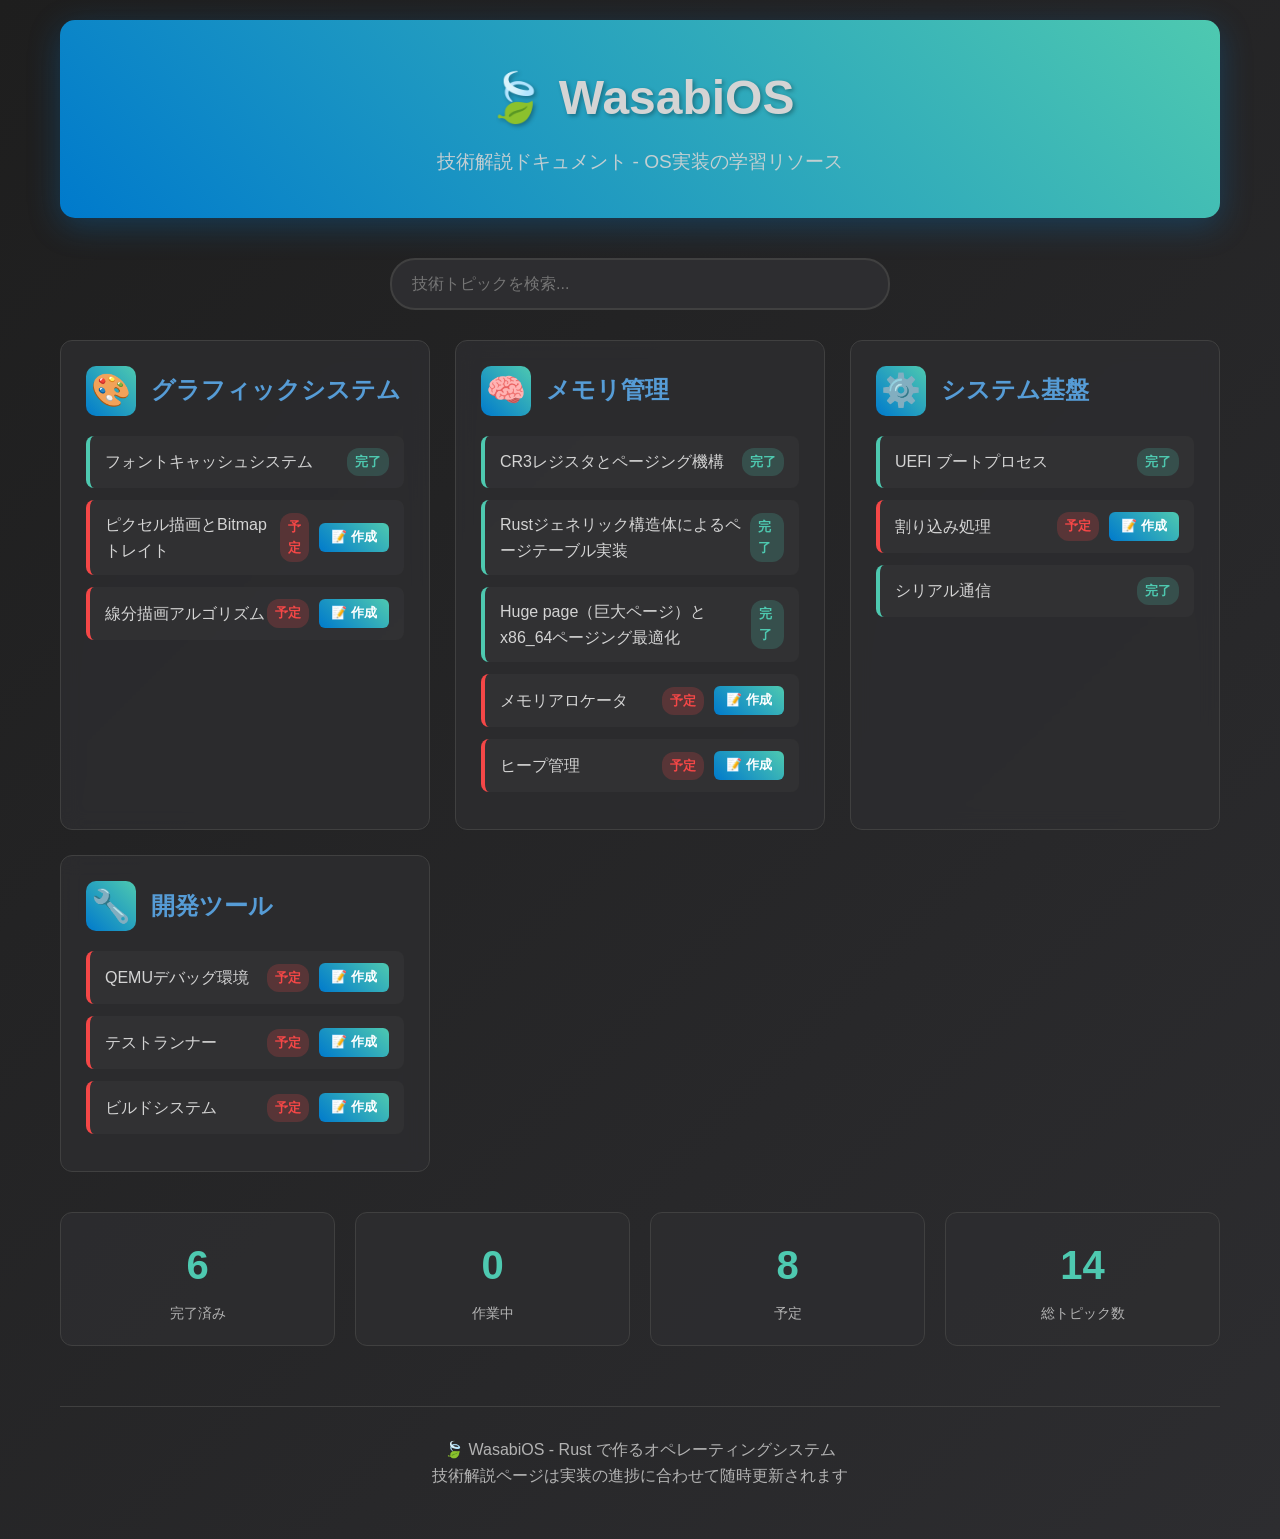
<file: docs/index.html>
<!DOCTYPE html>
<html lang="ja">
<head>
    <meta charset="UTF-8">
    <meta name="viewport" content="width=device-width, initial-scale=1.0">
    <title>WasabiOS 技術解説ドキュメント</title>
    <style>
        * {
            margin: 0;
            padding: 0;
            box-sizing: border-box;
        }

        body {
            font-family: 'Segoe UI', 'Hiragino Sans', 'Yu Gothic UI', sans-serif;
            background: linear-gradient(135deg, #1e1e1e 0%, #2d2d30 100%);
            color: #d4d4d4;
            min-height: 100vh;
            line-height: 1.6;
        }

        .container {
            max-width: 1200px;
            margin: 0 auto;
            padding: 20px;
        }

        header {
            text-align: center;
            margin-bottom: 40px;
            padding: 40px 0;
            background: linear-gradient(45deg, #007acc, #4ec9b0);
            border-radius: 15px;
            box-shadow: 0 8px 32px rgba(0, 122, 204, 0.3);
        }

        h1 {
            font-size: 3rem;
            font-weight: 700;
            margin-bottom: 10px;
            text-shadow: 2px 2px 4px rgba(0, 0, 0, 0.3);
        }

        .subtitle {
            font-size: 1.2rem;
            opacity: 0.9;
            font-weight: 300;
        }

        .search-container {
            margin-bottom: 30px;
            text-align: center;
        }

        .search-box {
            width: 100%;
            max-width: 500px;
            padding: 15px 20px;
            font-size: 16px;
            border: 2px solid #404040;
            border-radius: 25px;
            background-color: #2d2d30;
            color: #d4d4d4;
            outline: none;
            transition: all 0.3s ease;
        }

        .search-box:focus {
            border-color: #007acc;
            box-shadow: 0 0 20px rgba(0, 122, 204, 0.3);
        }

        .categories {
            display: grid;
            grid-template-columns: repeat(auto-fit, minmax(350px, 1fr));
            gap: 25px;
            margin-bottom: 40px;
        }

        .category {
            background: rgba(45, 45, 48, 0.8);
            border: 1px solid #404040;
            border-radius: 12px;
            padding: 25px;
            transition: all 0.3s ease;
            backdrop-filter: blur(10px);
        }

        .category:hover {
            transform: translateY(-5px);
            box-shadow: 0 10px 30px rgba(0, 0, 0, 0.3);
            border-color: #007acc;
        }

        .category-header {
            display: flex;
            align-items: center;
            margin-bottom: 20px;
        }

        .category-icon {
            font-size: 2rem;
            margin-right: 15px;
            width: 50px;
            height: 50px;
            display: flex;
            align-items: center;
            justify-content: center;
            border-radius: 10px;
            background: linear-gradient(45deg, #007acc, #4ec9b0);
        }

        .category-title {
            font-size: 1.5rem;
            font-weight: 600;
            color: #569cd6;
        }

        .topic-list {
            list-style: none;
        }

        .topic-item {
            margin-bottom: 12px;
            padding: 12px 15px;
            background: rgba(64, 64, 64, 0.3);
            border-radius: 8px;
            border-left: 4px solid transparent;
            transition: all 0.3s ease;
            cursor: pointer;
        }

        .topic-item:hover {
            background: rgba(0, 122, 204, 0.1);
            border-left-color: #007acc;
            transform: translateX(5px);
        }

        .topic-item.completed {
            border-left-color: #4ec9b0;
        }

        .topic-item.in-progress {
            border-left-color: #f9c74f;
        }

        .topic-item.planned {
            border-left-color: #f44747;
        }

        .topic-link {
            text-decoration: none;
            color: inherit;
            display: flex;
            justify-content: space-between;
            align-items: center;
        }

        .topic-title {
            font-weight: 500;
        }

        .topic-status {
            font-size: 0.8rem;
            padding: 4px 8px;
            border-radius: 12px;
            font-weight: 600;
        }

        .status-completed {
            background: rgba(78, 201, 176, 0.2);
            color: #4ec9b0;
        }

        .status-in-progress {
            background: rgba(249, 199, 79, 0.2);
            color: #f9c74f;
        }

        .status-planned {
            background: rgba(244, 71, 71, 0.2);
            color: #f44747;
        }

        .stats {
            display: grid;
            grid-template-columns: repeat(auto-fit, minmax(200px, 1fr));
            gap: 20px;
            margin-top: 40px;
        }

        .stat-card {
            background: rgba(45, 45, 48, 0.8);
            padding: 20px;
            border-radius: 12px;
            text-align: center;
            border: 1px solid #404040;
        }

        .stat-number {
            font-size: 2.5rem;
            font-weight: 700;
            color: #4ec9b0;
            margin-bottom: 5px;
        }

        .stat-label {
            color: #b3b3b3;
            font-size: 0.9rem;
        }

        .footer {
            text-align: center;
            margin-top: 60px;
            padding: 30px;
            border-top: 1px solid #404040;
            color: #b3b3b3;
        }

        /* トピックアクション関連のスタイル */
        .topic-actions {
            display: flex;
            align-items: center;
            gap: 10px;
        }

        .create-topic-btn {
            background: linear-gradient(45deg, #007acc, #4ec9b0);
            border: none;
            border-radius: 6px;
            padding: 6px 12px;
            color: white;
            font-size: 0.8rem;
            font-weight: 600;
            cursor: pointer;
            transition: all 0.3s ease;
            white-space: nowrap;
        }

        .create-topic-btn:hover {
            transform: translateY(-1px);
            box-shadow: 0 4px 12px rgba(0, 122, 204, 0.4);
            background: linear-gradient(45deg, #005a9e, #3ba896);
        }

        .create-topic-btn:active {
            transform: translateY(0);
        }

        /* 追加ボタンのスタイル */
        .add-topic-btn {
            background: linear-gradient(45deg, #007acc, #4ec9b0);
            border: none;
            border-radius: 50%;
            width: 35px;
            height: 35px;
            color: white;
            font-size: 1.2rem;
            cursor: pointer;
            margin-left: auto;
            transition: all 0.3s ease;
            display: flex;
            align-items: center;
            justify-content: center;
        }

        .add-topic-btn:hover {
            transform: scale(1.1) rotate(90deg);
            box-shadow: 0 4px 15px rgba(0, 122, 204, 0.4);
        }

        /* モーダルのスタイル */
        .modal {
            display: none;
            position: fixed;
            z-index: 1000;
            left: 0;
            top: 0;
            width: 100%;
            height: 100%;
            background-color: rgba(0, 0, 0, 0.8);
            backdrop-filter: blur(5px);
        }

        .modal.show {
            display: flex;
            align-items: center;
            justify-content: center;
            animation: fadeIn 0.3s ease;
        }

        .modal-content {
            background: linear-gradient(135deg, #2d2d30 0%, #252526 100%);
            border: 2px solid #007acc;
            border-radius: 15px;
            padding: 30px;
            width: 90%;
            max-width: 600px;
            max-height: 90vh;
            overflow-y: auto;
            box-shadow: 0 20px 60px rgba(0, 0, 0, 0.5);
            animation: slideIn 0.3s ease;
        }

        @keyframes slideIn {
            from { transform: translateY(-50px); opacity: 0; }
            to { transform: translateY(0); opacity: 1; }
        }

        .modal-header {
            display: flex;
            justify-content: space-between;
            align-items: center;
            margin-bottom: 25px;
            padding-bottom: 15px;
            border-bottom: 2px solid #404040;
        }

        .modal-title {
            font-size: 1.8rem;
            color: #569cd6;
            font-weight: 600;
        }

        .close-btn {
            background: none;
            border: none;
            font-size: 2rem;
            color: #b3b3b3;
            cursor: pointer;
            padding: 0;
            width: 40px;
            height: 40px;
            display: flex;
            align-items: center;
            justify-content: center;
            border-radius: 50%;
            transition: all 0.3s ease;
        }

        .close-btn:hover {
            background-color: rgba(244, 71, 71, 0.2);
            color: #f44747;
        }

        /* フォームのスタイル */
        .form-group {
            margin-bottom: 20px;
        }

        .form-label {
            display: block;
            margin-bottom: 8px;
            font-weight: 600;
            color: #d4d4d4;
        }

        .form-input, .form-select, .form-textarea {
            width: 100%;
            padding: 12px 15px;
            border: 2px solid #404040;
            border-radius: 8px;
            background-color: #1e1e1e;
            color: #d4d4d4;
            font-size: 14px;
            transition: all 0.3s ease;
        }

        .form-input:focus, .form-select:focus, .form-textarea:focus {
            outline: none;
            border-color: #007acc;
            box-shadow: 0 0 10px rgba(0, 122, 204, 0.3);
        }

        .form-textarea {
            resize: vertical;
            min-height: 100px;
        }

        .form-row {
            display: grid;
            grid-template-columns: 1fr 1fr;
            gap: 15px;
        }

        /* ボタンのスタイル */
        .btn-group {
            display: flex;
            gap: 15px;
            margin-top: 30px;
            justify-content: flex-end;
        }

        .btn {
            padding: 12px 24px;
            border: none;
            border-radius: 8px;
            font-size: 14px;
            font-weight: 600;
            cursor: pointer;
            transition: all 0.3s ease;
            min-width: 120px;
        }

        .btn-primary {
            background: linear-gradient(45deg, #007acc, #4ec9b0);
            color: white;
        }

        .btn-primary:hover {
            transform: translateY(-2px);
            box-shadow: 0 5px 15px rgba(0, 122, 204, 0.4);
        }

        .btn-secondary {
            background-color: #404040;
            color: #d4d4d4;
        }

        .btn-secondary:hover {
            background-color: #505050;
        }

        .btn-copy {
            background: linear-gradient(45deg, #4ec9b0, #007acc);
            color: white;
        }

        .btn-copy:hover {
            transform: translateY(-2px);
            box-shadow: 0 5px 15px rgba(78, 201, 176, 0.4);
        }

        /* 結果表示エリア */
        .result-area {
            margin-top: 25px;
            padding: 20px;
            background-color: #1e1e1e;
            border: 2px solid #404040;
            border-radius: 8px;
            display: none;
        }

        .result-area.show {
            display: block;
            animation: fadeIn 0.3s ease;
        }

        .result-title {
            font-size: 1.2rem;
            color: #4ec9b0;
            margin-bottom: 15px;
            font-weight: 600;
        }

        .result-content {
            background-color: #0d1117;
            padding: 15px;
            border-radius: 5px;
            font-family: 'Courier New', monospace;
            font-size: 13px;
            line-height: 1.5;
            white-space: pre-wrap;
            max-height: 300px;
            overflow-y: auto;
            border: 1px solid #30363d;
        }

        @media (max-width: 768px) {
            .categories {
                grid-template-columns: 1fr;
            }
            
            h1 {
                font-size: 2rem;
            }
            
            .container {
                padding: 15px;
            }

            .modal-content {
                width: 95%;
                padding: 20px;
            }

            .form-row {
                grid-template-columns: 1fr;
            }

            .btn-group {
                flex-direction: column;
            }
        }
    </style>
</head>
<body>
    <div class="container">
        <header>
            <h1>🍃 WasabiOS</h1>
            <p class="subtitle">技術解説ドキュメント - OS実装の学習リソース</p>
        </header>

        <div class="search-container">
            <input type="text" class="search-box" placeholder="技術トピックを検索..." id="searchBox">
        </div>

        <div class="categories" id="categoriesContainer">
            <div class="category">
                <div class="category-header">
                    <div class="category-icon">🎨</div>
                    <h2 class="category-title">グラフィックシステム</h2>
                </div>
                <ul class="topic-list">
                    <li class="topic-item completed">
                        <a href="topics/font-cache/index.html" class="topic-link">
                            <span class="topic-title">フォントキャッシュシステム</span>
                            <span class="topic-status status-completed">完了</span>
                        </a>
                    </li>
                    <li class="topic-item planned">
                        <div class="topic-link">
                            <span class="topic-title">ピクセル描画とBitmapトレイト</span>
                            <div class="topic-actions">
                                <span class="topic-status status-planned">予定</span>
                                <button class="create-topic-btn" onclick="openCreateModal('graphics', 'ピクセル描画とBitmapトレイト')" title="この技術解説ページを作成">📝 作成</button>
                            </div>
                        </div>
                    </li>
                    <li class="topic-item planned">
                        <div class="topic-link">
                            <span class="topic-title">線分描画アルゴリズム</span>
                            <div class="topic-actions">
                                <span class="topic-status status-planned">予定</span>
                                <button class="create-topic-btn" onclick="openCreateModal('graphics', '線分描画アルゴリズム')" title="この技術解説ページを作成">📝 作成</button>
                            </div>
                        </div>
                    </li>
                </ul>
            </div>

            <div class="category">
                <div class="category-header">
                    <div class="category-icon">🧠</div>
                    <h2 class="category-title">メモリ管理</h2>
                </div>
                <ul class="topic-list">
                    <li class="topic-item completed">
                        <a href="topics/memory-paging/index.html" class="topic-link">
                            <span class="topic-title">CR3レジスタとページング機構</span>
                            <span class="topic-status status-completed">完了</span>
                        </a>
                    </li>
                    <li class="topic-item completed">
                        <a href="topics/rust-generic-paging/index.html" class="topic-link">
                            <span class="topic-title">Rustジェネリック構造体によるページテーブル実装</span>
                            <span class="topic-status status-completed">完了</span>
                        </a>
                    </li>
                    <li class="topic-item completed">
                        <a href="topics/huge-pages/index.html" class="topic-link">
                            <span class="topic-title">Huge page（巨大ページ）とx86_64ページング最適化</span>
                            <span class="topic-status status-completed">完了</span>
                        </a>
                    </li>
                    <li class="topic-item planned">
                        <div class="topic-link">
                            <span class="topic-title">メモリアロケータ</span>
                            <div class="topic-actions">
                                <span class="topic-status status-planned">予定</span>
                                <button class="create-topic-btn" onclick="openCreateModal('memory', 'メモリアロケータ')" title="この技術解説ページを作成">📝 作成</button>
                            </div>
                        </div>
                    </li>
                    <li class="topic-item planned">
                        <div class="topic-link">
                            <span class="topic-title">ヒープ管理</span>
                            <div class="topic-actions">
                                <span class="topic-status status-planned">予定</span>
                                <button class="create-topic-btn" onclick="openCreateModal('memory', 'ヒープ管理')" title="この技術解説ページを作成">📝 作成</button>
                            </div>
                        </div>
                    </li>
                </ul>
            </div>

            <div class="category">
                <div class="category-header">
                    <div class="category-icon">⚙️</div>
                    <h2 class="category-title">システム基盤</h2>
                </div>
                <ul class="topic-list">
                    <li class="topic-item completed">
                        <a href="topics/uefi-boot/index.html" class="topic-link">
                            <span class="topic-title">UEFI ブートプロセス</span>
                            <span class="topic-status status-completed">完了</span>
                        </a>
                    </li>
                    <li class="topic-item planned">
                        <div class="topic-link">
                            <span class="topic-title">割り込み処理</span>
                            <div class="topic-actions">
                                <span class="topic-status status-planned">予定</span>
                                <button class="create-topic-btn" onclick="openCreateModal('system', '割り込み処理')" title="この技術解説ページを作成">📝 作成</button>
                            </div>
                        </div>
                    </li>
                    <li class="topic-item completed">
                        <a href="topics/serial-communication/index.html" class="topic-link">
                            <span class="topic-title">シリアル通信</span>
                            <span class="topic-status status-completed">完了</span>
                        </a>
                    </li>
                </ul>
            </div>

            <div class="category">
                <div class="category-header">
                    <div class="category-icon">🔧</div>
                    <h2 class="category-title">開発ツール</h2>
                </div>
                <ul class="topic-list">
                    <li class="topic-item planned">
                        <div class="topic-link">
                            <span class="topic-title">QEMUデバッグ環境</span>
                            <div class="topic-actions">
                                <span class="topic-status status-planned">予定</span>
                                <button class="create-topic-btn" onclick="openCreateModal('tools', 'QEMUデバッグ環境')" title="この技術解説ページを作成">📝 作成</button>
                            </div>
                        </div>
                    </li>
                    <li class="topic-item planned">
                        <div class="topic-link">
                            <span class="topic-title">テストランナー</span>
                            <div class="topic-actions">
                                <span class="topic-status status-planned">予定</span>
                                <button class="create-topic-btn" onclick="openCreateModal('tools', 'テストランナー')" title="この技術解説ページを作成">📝 作成</button>
                            </div>
                        </div>
                    </li>
                    <li class="topic-item planned">
                        <div class="topic-link">
                            <span class="topic-title">ビルドシステム</span>
                            <div class="topic-actions">
                                <span class="topic-status status-planned">予定</span>
                                <button class="create-topic-btn" onclick="openCreateModal('tools', 'ビルドシステム')" title="この技術解説ページを作成">📝 作成</button>
                            </div>
                        </div>
                    </li>
                </ul>
            </div>
        </div>

        <div class="stats">
            <div class="stat-card">
                <div class="stat-number" id="completedCount">5</div>
                <div class="stat-label">完了済み</div>
            </div>
            <div class="stat-card">
                <div class="stat-number" id="inProgressCount">0</div>
                <div class="stat-label">作業中</div>
            </div>
            <div class="stat-card">
                <div class="stat-number" id="plannedCount">8</div>
                <div class="stat-label">予定</div>
            </div>
            <div class="stat-card">
                <div class="stat-number" id="totalCount">13</div>
                <div class="stat-label">総トピック数</div>
            </div>
        </div>

        <footer class="footer">
            <p>🍃 WasabiOS - Rust で作るオペレーティングシステム</p>
            <p>技術解説ページは実装の進捗に合わせて随時更新されます</p>
        </footer>
    </div>

    <!-- 技術解説ページ作成モーダル -->
    <div id="createModal" class="modal">
        <div class="modal-content">
            <div class="modal-header">
                <h2 class="modal-title">📝 新しい技術解説ページを作成</h2>
                <button class="close-btn" onclick="closeCreateModal()">&times;</button>
            </div>
            
            <form id="createForm">
                <div class="form-row">
                    <div class="form-group">
                        <label class="form-label" for="topicName">トピック名 *</label>
                        <input type="text" id="topicName" class="form-input" placeholder="例: メモリアロケータ" required>
                    </div>
                    <div class="form-group">
                        <label class="form-label" for="categorySelect">カテゴリ *</label>
                        <select id="categorySelect" class="form-select" required>
                            <option value="">選択してください</option>
                            <option value="graphics">グラフィックシステム</option>
                            <option value="memory">メモリ管理</option>
                            <option value="system">システム基盤</option>
                            <option value="tools">開発ツール</option>
                        </select>
                    </div>
                </div>

                <div class="form-row">
                    <div class="form-group">
                        <label class="form-label" for="difficulty">難易度</label>
                        <select id="difficulty" class="form-select">
                            <option value="初級">初級</option>
                            <option value="中級" selected>中級</option>
                            <option value="上級">上級</option>
                        </select>
                    </div>
                    <div class="form-group">
                        <label class="form-label" for="relatedFiles">関連ファイル</label>
                        <input type="text" id="relatedFiles" class="form-input" placeholder="例: src/allocator.rs, src/memory.rs">
                    </div>
                </div>

                <div class="form-group">
                    <label class="form-label" for="description">解説内容 *</label>
                    <textarea id="description" class="form-textarea" placeholder="具体的に解説したい内容を記述してください&#10;例:&#10;- ヒープメモリの管理方法&#10;- アロケーションアルゴリズムの比較&#10;- フラグメンテーションの問題と対策" required></textarea>
                </div>

                <div class="form-group">
                    <label class="form-label" for="specialRequests">特別な要求</label>
                    <textarea id="specialRequests" class="form-textarea" placeholder="図示したい内容やアニメーション要素があれば記述してください&#10;例:&#10;- メモリレイアウトの図示&#10;- アロケーション/デアロケーションのアニメーション&#10;- 異なるアルゴリズムのパフォーマンス比較チャート"></textarea>
                </div>

                <div class="btn-group">
                    <button type="button" class="btn btn-secondary" onclick="closeCreateModal()">キャンセル</button>
                    <button type="button" class="btn btn-primary" onclick="generateRequest()">依頼文を生成</button>
                </div>
            </form>

            <div id="resultArea" class="result-area">
                <div class="result-title">📋 生成された依頼文</div>
                <div id="resultContent" class="result-content"></div>
                <div class="btn-group">
                    <button type="button" class="btn btn-copy" onclick="copyToClipboard()">📋 クリップボードにコピー</button>
                    <button type="button" class="btn btn-secondary" onclick="editRequest()">✏️ 編集に戻る</button>
                </div>
            </div>
        </div>
    </div>

    <script>
        // 検索機能
        document.getElementById('searchBox').addEventListener('input', function(e) {
            const searchTerm = e.target.value.toLowerCase();
            const topicItems = document.querySelectorAll('.topic-item');
            
            topicItems.forEach(item => {
                const title = item.querySelector('.topic-title').textContent.toLowerCase();
                if (title.includes(searchTerm)) {
                    item.style.display = 'block';
                } else {
                    item.style.display = 'none';
                }
            });
        });

        // 統計の更新
        function updateStats() {
            const completed = document.querySelectorAll('.topic-item.completed').length;
            const inProgress = document.querySelectorAll('.topic-item.in-progress').length;
            const planned = document.querySelectorAll('.topic-item.planned').length;
            const total = completed + inProgress + planned;

            document.getElementById('completedCount').textContent = completed;
            document.getElementById('inProgressCount').textContent = inProgress;
            document.getElementById('plannedCount').textContent = planned;
            document.getElementById('totalCount').textContent = total;
        }

        // ページ読み込み時に統計を更新
        document.addEventListener('DOMContentLoaded', updateStats);

        // トピックアイテムのクリックイベント（作成ボタンのクリックを除外）
        document.querySelectorAll('.topic-item').forEach(item => {
            item.addEventListener('click', function(e) {
                // 作成ボタンがクリックされた場合は何もしない
                if (e.target.classList.contains('create-topic-btn') || e.target.closest('.create-topic-btn')) {
                    return;
                }
                
                const link = this.querySelector('.topic-link a');
                if (link && link.getAttribute('href') !== '#') {
                    window.location.href = link.getAttribute('href');
                }
            });
        });

        // カテゴリマッピング
        const categoryMapping = {
            'graphics': 'グラフィックシステム',
            'memory': 'メモリ管理',
            'system': 'システム基盤',
            'tools': '開発ツール'
        };

        let generatedRequestText = '';

        // モーダル開く
        function openCreateModal(category = '', topicName = '') {
            const modal = document.getElementById('createModal');
            const categorySelect = document.getElementById('categorySelect');
            const topicNameInput = document.getElementById('topicName');
            
            // フォームをリセット
            document.getElementById('createForm').reset();
            
            // カテゴリが指定されている場合は自動選択
            if (category) {
                categorySelect.value = category;
            }
            
            // トピック名が指定されている場合は自動入力
            if (topicName) {
                topicNameInput.value = topicName;
            }
            
            // 結果エリアを非表示
            document.getElementById('resultArea').classList.remove('show');
            
            modal.classList.add('show');
            document.body.style.overflow = 'hidden';
        }

        // モーダル閉じる
        function closeCreateModal() {
            const modal = document.getElementById('createModal');
            modal.classList.remove('show');
            document.body.style.overflow = 'auto';
        }

        // 難易度別の指示を生成
        function getDifficultyInstructions(difficulty) {
            const instructions = {
                '初級': [
                    '基本概念から丁寧に説明し、専門用語には必ず説明を付加',
                    '身近な比喩を多用して理解しやすく',
                    'ステップバイステップの詳細解説',
                    '「なぜそうなるのか」の理由を重視した説明'
                ],
                '中級': [
                    '実装の詳細とコード例を重視',
                    '技術的な背景と設計判断の理由を説明',
                    'パフォーマンスや最適化の観点を含める',
                    '他の手法との比較を適度に含める'
                ],
                '上級': [
                    '高度な実装テクニックと最適化手法',
                    '他の手法との詳細な比較・トレードオフ分析',
                    '実際の問題解決事例と応用例',
                    'エッジケースや例外処理の詳細'
                ]
            };
            return instructions[difficulty] || instructions['中級'];
        }

        // カテゴリ別の視覚化要求を生成
        function getCategoryVisualization(category) {
            const visualizations = {
                'graphics': [
                    'ピクセル描画過程の段階的表示',
                    '色空間変換の視覚的説明',
                    'レンダリングパイプラインの図解',
                    'メモリレイアウトとピクセルデータの関係図'
                ],
                'memory': [
                    'メモリレイアウト図とアドレス空間の視覚化',
                    'アロケーション/デアロケーション過程のアニメーション',
                    'フラグメンテーション状態の図解',
                    'ヒープとスタックの成長過程の表示'
                ],
                'system': [
                    'システム全体のアーキテクチャ図',
                    'ブート過程やプロセス遷移のフローチャート',
                    'ハードウェアとソフトウェアの連携図',
                    'タイムライン表示による処理順序の説明'
                ],
                'tools': [
                    'ビルド過程やワークフローの図解',
                    'デバッグフローとツール連携の説明',
                    'テスト実行過程の可視化',
                    'ファイル構造と依存関係の図示'
                ]
            };
            return visualizations[category] || [];
        }

        // 統一学習テンプレートを生成
        function getUnifiedLearningTemplate() {
            return [
                '**統一学習体験での解説要求:**',
                '',
                '**1. 🌍 技術全体像の解説**',
                '- 当該技術が属する技術領域全体の俯瞰図（インタラクティブマップ）',
                '- 関連技術との系統関係（技術系統樹の可視化）',
                '- この技術分野の発展史と現在の位置づけ',
                '- 「あなたはここにいます」的な位置表示',
                '',
                '**2. 🎯 システム内での位置づけと必要性**',
                '- WasabiOS全体アーキテクチャでの当該技術の位置',
                '- 上位技術（何に使われるか）と下位技術（何を使うか）の関係図',
                '- 他の選択肢との詳細比較表と採用理由',
                '- 具体的に解決する問題の詳細説明',
                '- この技術がない場合の困りごとと実際の問題発生シナリオ',
                '',
                '**3. ⚙️ 実現技術の詳細**',
                '- 基本動作原理の段階的図解',
                '- 「なぜそうなるのか」の理由を重視した仕組みの説明',
                '- WasabiOSでの実際の実装コード例',
                '- コードと動作の対応関係の可視化',
                '- 実装時のポイントとトラブルシューティング',
                '',
                '**4. 🔗 学習の完結と次のステップ**',
                '- 学習内容の要点整理',
                '- 関連トピックへの自然な導線',
                '- 推奨学習順序の提案',
                '- 理解度チェックポイント'
            ];
        }
        // 統一視覚化要求を生成
        function getUnifiedVisualizationRequirements(category) {
            const baseRequirements = [
                '**統一視覚化要求:**',
                '- 技術領域マップ（インタラクティブ、クリック可能）',
                '- システム全体アーキテクチャ図での位置表示',
                '- 動作原理のステップバイステップアニメーション',
                '- 問題→解決の流れを示すフローチャート',
                '- 代替技術との比較表（視覚的）',
                '- コード実行と結果の対応関係図'
            ];
            
            const categorySpecific = getCategoryVisualization(category);
            return baseRequirements.concat(['', '**カテゴリ固有の視覚化:**'].concat(categorySpecific.map(viz => `- ${viz}`)));
        }

        // 依頼文生成
        function generateRequest() {
            const topicName = document.getElementById('topicName').value.trim();
            const category = document.getElementById('categorySelect').value;
            const difficulty = document.getElementById('difficulty').value;
            const relatedFiles = document.getElementById('relatedFiles').value.trim();
            const description = document.getElementById('description').value.trim();
            const specialRequests = document.getElementById('specialRequests').value.trim();

            // バリデーション
            if (!topicName) {
                alert('トピック名を入力してください。');
                return;
            }
            if (!category) {
                alert('カテゴリを選択してください。');
                return;
            }
            if (!description) {
                alert('解説内容を入力してください。');
                return;
            }

            // 各種要求を生成
            const categoryName = categoryMapping[category];
            const relatedFilesText = relatedFiles || '該当なし';
            const difficultyInstructions = getDifficultyInstructions(difficulty);

            // 統一学習テンプレートを取得
            const unifiedTemplate = getUnifiedLearningTemplate();
            const unifiedVisualizations = getUnifiedVisualizationRequirements(category);
            
            // 依頼文を構築
            let requestText = `技術解説ページを作成してください：

**基本情報:**
- トピック: ${topicName}
- カテゴリ: ${categoryName}
- 難易度: ${difficulty}
- 関連ファイル: ${relatedFilesText}

**具体的な解説内容:**
${description}

**難易度別指示 (${difficulty}):**
${difficultyInstructions.map(instruction => `- ${instruction}`).join('\n')}

${unifiedTemplate.join('\n')}

${unifiedVisualizations.join('\n')}

**学習体験の設計要求:**
- 一つのページで完結する学習体験
- スクロールに応じた段階的な理解促進
- 各セクション間の自然で論理的な流れ
- 全体像→位置づけ→必要性→実装の一貫した構造
- 理解の各段階での「なるほど！」体験の創出`;

            // 特別な要求がある場合は追加
            if (specialRequests) {
                requestText += `\n\n**追加の特別な要求:**
${specialRequests}`;
            }

            generatedRequestText = requestText;

            // 結果表示
            document.getElementById('resultContent').textContent = generatedRequestText;
            document.getElementById('resultArea').classList.add('show');
            
            // 結果エリアにスクロール
            document.getElementById('resultArea').scrollIntoView({ 
                behavior: 'smooth', 
                block: 'nearest' 
            });
        }

        // クリップボードにコピー
        async function copyToClipboard() {
            try {
                await navigator.clipboard.writeText(generatedRequestText);
                
                // ボタンのテキストを一時的に変更
                const copyBtn = document.querySelector('.btn-copy');
                const originalText = copyBtn.innerHTML;
                copyBtn.innerHTML = '✅ コピー完了!';
                copyBtn.style.background = 'linear-gradient(45deg, #4caf50, #45a049)';
                
                setTimeout(() => {
                    copyBtn.innerHTML = originalText;
                    copyBtn.style.background = 'linear-gradient(45deg, #4ec9b0, #007acc)';
                }, 2000);
                
            } catch (err) {
                // フォールバック: テキストエリアを使用
                const textArea = document.createElement('textarea');
                textArea.value = generatedRequestText;
                document.body.appendChild(textArea);
                textArea.select();
                document.execCommand('copy');
                document.body.removeChild(textArea);
                
                alert('依頼文をクリップボードにコピーしました！');
            }
        }

        // 編集に戻る
        function editRequest() {
            document.getElementById('resultArea').classList.remove('show');
        }

        // モーダル外クリックで閉じる
        document.getElementById('createModal').addEventListener('click', function(e) {
            if (e.target === this) {
                closeCreateModal();
            }
        });

        // ESCキーでモーダルを閉じる
        document.addEventListener('keydown', function(e) {
            if (e.key === 'Escape') {
                const modal = document.getElementById('createModal');
                if (modal.classList.contains('show')) {
                    closeCreateModal();
                }
            }
        });

        // フォームのEnterキー送信を防ぐ
        document.getElementById('createForm').addEventListener('keydown', function(e) {
            if (e.key === 'Enter' && e.target.tagName !== 'TEXTAREA') {
                e.preventDefault();
            }
        });

        // ローカルストレージに下書き保存
        function saveDraft() {
            const formData = {
                topicName: document.getElementById('topicName').value,
                category: document.getElementById('categorySelect').value,
                difficulty: document.getElementById('difficulty').value,
                relatedFiles: document.getElementById('relatedFiles').value,
                description: document.getElementById('description').value,
                specialRequests: document.getElementById('specialRequests').value
            };
            localStorage.setItem('wasabi_docs_draft', JSON.stringify(formData));
        }

        // 下書きを読み込み
        function loadDraft() {
            const draft = localStorage.getItem('wasabi_docs_draft');
            if (draft) {
                const formData = JSON.parse(draft);
                document.getElementById('topicName').value = formData.topicName || '';
                document.getElementById('categorySelect').value = formData.category || '';
                document.getElementById('difficulty').value = formData.difficulty || '中級';
                document.getElementById('relatedFiles').value = formData.relatedFiles || '';
                document.getElementById('description').value = formData.description || '';
                document.getElementById('specialRequests').value = formData.specialRequests || '';
            }
        }

        // フォーム入力時に下書き保存
        document.addEventListener('DOMContentLoaded', function() {
            const formInputs = document.querySelectorAll('#createForm input, #createForm select, #createForm textarea');
            formInputs.forEach(input => {
                input.addEventListener('input', saveDraft);
            });
            
            // ページ読み込み時に下書きを復元
            loadDraft();
        });
    </script>
</body>
</html>
</file>
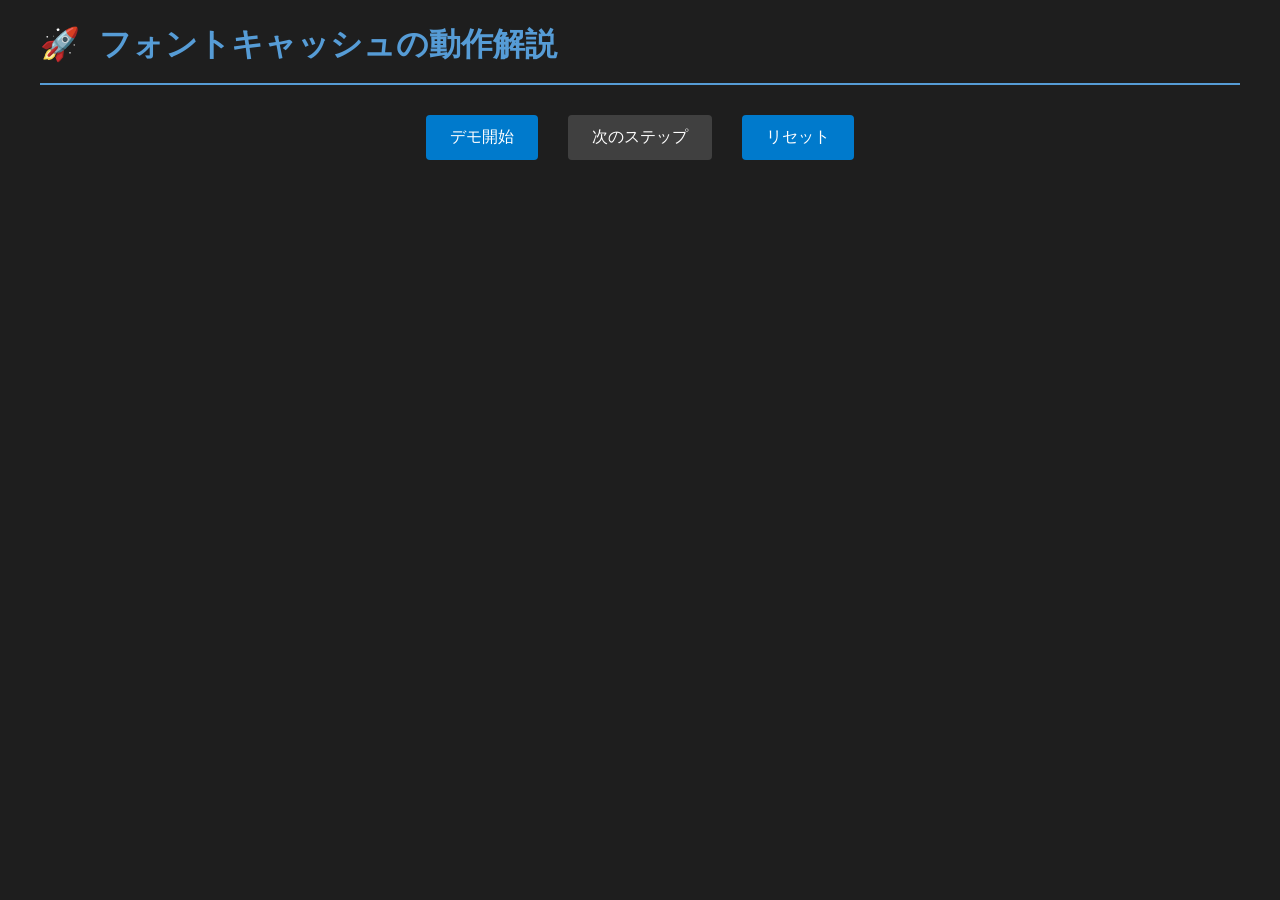
<file: docs/topics/font-cache/index.html>
<!DOCTYPE html>
<html lang="ja">
<head>
    <meta charset="UTF-8">
    <meta name="viewport" content="width=device-width, initial-scale=1.0">
    <title>フォントキャッシュの動作解説</title>
    <style>
        body {
            font-family: 'Courier New', monospace;
            margin: 20px;
            background-color: #1e1e1e;
            color: #d4d4d4;
            line-height: 1.6;
        }
        
        .container {
            max-width: 1200px;
            margin: 0 auto;
        }
        
        h1, h2 {
            color: #569cd6;
            border-bottom: 2px solid #569cd6;
            padding-bottom: 10px;
        }
        
        .comparison {
            display: flex;
            gap: 20px;
            margin: 20px 0;
        }
        
        .before, .after {
            flex: 1;
            border: 2px solid #404040;
            border-radius: 8px;
            padding: 20px;
            background-color: #252526;
        }
        
        .before {
            border-color: #f44747;
        }
        
        .after {
            border-color: #4ec9b0;
        }
        
        .step {
            margin: 15px 0;
            padding: 10px;
            border-left: 4px solid #007acc;
            background-color: #2d2d30;
            display: none;
        }
        
        .step.active {
            display: block;
            animation: fadeIn 0.5s ease-in;
        }
        
        @keyframes fadeIn {
            from { opacity: 0; transform: translateY(10px); }
            to { opacity: 1; transform: translateY(0); }
        }
        
        .memory-diagram {
            border: 2px solid #569cd6;
            border-radius: 8px;
            padding: 15px;
            margin: 15px 0;
            background-color: #1e1e1e;
        }
        
        .array-3d {
            display: grid;
            grid-template-columns: repeat(8, 25px);
            gap: 1px;
            margin: 10px 0;
        }
        
        .cell {
            width: 23px;
            height: 20px;
            border: 1px solid #404040;
            display: flex;
            align-items: center;
            justify-content: center;
            font-size: 10px;
            background-color: #2d2d30;
        }
        
        .cell.filled {
            background-color: #4ec9b0;
            color: #1e1e1e;
        }
        
        .performance-chart {
            display: flex;
            align-items: end;
            gap: 10px;
            height: 100px;
            margin: 20px 0;
        }
        
        .bar {
            width: 40px;
            background-color: #f44747;
            display: flex;
            align-items: end;
            justify-content: center;
            color: white;
            font-size: 12px;
            padding: 5px;
        }
        
        .bar.fast {
            background-color: #4ec9b0;
        }
        
        .controls {
            text-align: center;
            margin: 30px 0;
        }
        
        button {
            background-color: #007acc;
            color: white;
            border: none;
            padding: 12px 24px;
            margin: 0 10px;
            border-radius: 4px;
            cursor: pointer;
            font-size: 16px;
        }
        
        button:hover {
            background-color: #005a9e;
        }
        
        button:disabled {
            background-color: #404040;
            cursor: not-allowed;
        }
        
        .code-block {
            background-color: #1e1e1e;
            border: 1px solid #404040;
            border-radius: 4px;
            padding: 15px;
            margin: 10px 0;
            overflow-x: auto;
        }
        
        .rust-keyword { color: #569cd6; }
        .rust-string { color: #ce9178; }
        .rust-comment { color: #6a9955; }
        .rust-type { color: #4ec9b0; }
        
        .highlight {
            background-color: #264f78;
            padding: 2px 4px;
            border-radius: 3px;
        }
    </style>
</head>
<body>
    <div class="container">
        <h1>🚀 フォントキャッシュの動作解説</h1>
        
        <div class="controls">
            <button onclick="startDemo()">デモ開始</button>
            <button onclick="nextStep()" id="nextBtn" disabled>次のステップ</button>
            <button onclick="resetDemo()">リセット</button>
        </div>
        
        <div id="step0" class="step">
            <h2>📋 概要</h2>
            <p>フォントデータの読み込み方法を<strong>毎回ファイル解析</strong>から<strong>キャッシュ方式</strong>に変更しました。</p>
            <div class="comparison">
                <div class="before">
                    <h3>🐌 変更前（遅い）</h3>
                    <ul>
                        <li>文字を描画するたびにファイル全体を解析</li>
                        <li>時間計算量: O(n)</li>
                        <li>メモリ使用量: 少ない</li>
                    </ul>
                </div>
                <div class="after">
                    <h3>⚡変更後（速い）</h3>
                    <ul>
                        <li>初回のみファイル解析、以降は配列アクセス</li>
                        <li>時間計算量: O(1)</li>
                        <li>メモリ使用量: 多い（トレードオフ）</li>
                    </ul>
                </div>
            </div>
        </div>
        
        <div id="step1" class="step">
            <h2>🏗️ データ構造の宣言</h2>
            <div class="code-block">
<span class="rust-keyword">static mut</span> <span class="rust-type">FONT_CACHE</span>: <span class="rust-type">Option</span>&lt;[[[<span class="rust-type">char</span>; <span class="highlight">8</span>]; <span class="highlight">16</span>]; <span class="highlight">256</span>]&gt; = <span class="rust-keyword">None</span>;
            </div>
            <p><strong>3次元配列の構造:</strong></p>
            <ul>
                <li><span class="highlight">[256]</span>: ASCII文字256文字分</li>
                <li><span class="highlight">[16]</span>: 各文字の高さ16ピクセル</li>
                <li><span class="highlight">[8]</span>: 各行の幅8文字</li>
            </ul>
            <div class="memory-diagram">
                <h4>メモリレイアウト（概念図）</h4>
                <p>文字 'A' (ASCII 65) のフォントデータ例:</p>
                <div class="array-3d" id="fontExample">
                    <!-- JavaScriptで動的生成 -->
                </div>
            </div>
        </div>
        
        <div id="step2" class="step">
            <h2>🔍 変更前の処理フロー</h2>
            <div class="before">
                <h3>毎回ファイル解析方式</h3>
                <ol>
                    <li>文字 'A' を描画したい</li>
                    <li>font.txtを最初から読み込み開始</li>
                    <li>「0x41」（'A'のASCII）を探して順次検索</li>
                    <li>見つかったら16行分のデータを読み取り</li>
                    <li>フォントデータを返す</li>
                </ol>
                <p><strong>問題点:</strong> 文字を描画するたびに同じ処理を繰り返す</p>
            </div>
            <div class="performance-chart">
                <div class="bar" style="height: 80px;">O(n)</div>
                <div class="bar" style="height: 80px;">O(n)</div>
                <div class="bar" style="height: 80px;">O(n)</div>
                <div class="bar" style="height: 80px;">O(n)</div>
            </div>
        </div>
        
        <div id="step3" class="step">
            <h2>⚡ 変更後の処理フロー</h2>
            <div class="after">
                <h3>キャッシュ方式</h3>
                <h4>初回アクセス時:</h4>
                <ol>
                    <li>FONT_CACHE が None かチェック</li>
                    <li>None なので初期化開始</li>
                    <li>font.txt全体を一度だけ解析</li>
                    <li>全256文字分のデータを配列に格納</li>
                    <li>FONT_CACHE を Some(配列) に設定</li>
                </ol>
                <h4>2回目以降:</h4>
                <ol>
                    <li>FONT_CACHE が Some(配列) なのでそのまま使用</li>
                    <li>font[文字コード] で直接アクセス</li>
                </ol>
            </div>
        </div>
        
        <div id="step4" class="step">
            <h2>🔧 get_or_insert_with の動作</h2>
            <div class="code-block">
<span class="rust-type">FONT_CACHE</span>.<span class="highlight">get_or_insert_with</span>(|| {
    <span class="rust-comment">// 初期化処理（初回のみ実行）</span>
    <span class="rust-keyword">let mut</span> font = [[[<span class="rust-string">'*'</span>; 8]; 16]; 256];
    <span class="rust-comment">// ... ファイル解析処理 ...</span>
    font
})
            </div>
            <div class="memory-diagram">
                <h4>Option&lt;T&gt; の状態変化</h4>
                <div id="optionState">
                    <div style="margin: 10px 0;">
                        <strong>初期状態:</strong> <span style="color: #f44747;">None</span>
                    </div>
                    <div style="margin: 10px 0;">
                        <strong>初期化後:</strong> <span style="color: #4ec9b0;">Some([配列データ])</span>
                    </div>
                </div>
            </div>
        </div>
        
        <div id="step5" class="step">
            <h2>📊 パフォーマンス比較</h2>
            <div class="comparison">
                <div class="before">
                    <h3>変更前</h3>
                    <div class="performance-chart">
                        <div class="bar" style="height: 90px;">1回目<br>O(n)</div>
                        <div class="bar" style="height: 90px;">2回目<br>O(n)</div>
                        <div class="bar" style="height: 90px;">3回目<br>O(n)</div>
                        <div class="bar" style="height: 90px;">4回目<br>O(n)</div>
                    </div>
                    <p>毎回同じ時間がかかる</p>
                </div>
                <div class="after">
                    <h3>変更後</h3>
                    <div class="performance-chart">
                        <div class="bar" style="height: 90px;">1回目<br>O(n)</div>
                        <div class="bar fast" style="height: 20px;">2回目<br>O(1)</div>
                        <div class="bar fast" style="height: 20px;">3回目<br>O(1)</div>
                        <div class="bar fast" style="height: 20px;">4回目<br>O(1)</div>
                    </div>
                    <p>初回のみ時間がかかり、以降は高速</p>
                </div>
            </div>
        </div>
        
        <div id="step6" class="step">
            <h2>🎯 まとめ</h2>
            <div class="memory-diagram">
                <h3>キャッシュの利点</h3>
                <ul>
                    <li>✅ <strong>高速アクセス:</strong> O(1)の配列アクセス</li>
                    <li>✅ <strong>CPU効率:</strong> ファイル解析処理の削減</li>
                    <li>✅ <strong>予測可能:</strong> 初回以降は一定の処理時間</li>
                </ul>
                <h3>トレードオフ</h3>
                <ul>
                    <li>⚠️ <strong>メモリ使用量:</strong> 256文字分のデータを常駐</li>
                    <li>⚠️ <strong>初期化コスト:</strong> 初回アクセス時に全データ読み込み</li>
                </ul>
            </div>
            <p><strong>結論:</strong> フォント描画が頻繁に行われるグラフィックシステムでは、メモリを使ってでも速度を優先する設計が適切です。</p>
        </div>
    </div>
    
    <script>
        let currentStep = -1;
        const totalSteps = 6;
        
        function startDemo() {
            currentStep = 0;
            document.getElementById('nextBtn').disabled = false;
            showStep(currentStep);
        }
        
        function nextStep() {
            if (currentStep < totalSteps) {
                currentStep++;
                showStep(currentStep);
            }
            
            if (currentStep >= totalSteps) {
                document.getElementById('nextBtn').disabled = true;
            }
        }
        
        function showStep(step) {
            // Hide all steps
            for (let i = 0; i <= totalSteps; i++) {
                const stepElement = document.getElementById(`step${i}`);
                if (stepElement) {
                    stepElement.classList.remove('active');
                }
            }
            
            // Show current step
            const currentStepElement = document.getElementById(`step${step}`);
            if (currentStepElement) {
                currentStepElement.classList.add('active');
            }
            
            // Special animations for specific steps
            if (step === 1) {
                generateFontExample();
            }
        }
        
        function resetDemo() {
            currentStep = -1;
            document.getElementById('nextBtn').disabled = true;
            
            for (let i = 0; i <= totalSteps; i++) {
                const stepElement = document.getElementById(`step${i}`);
                if (stepElement) {
                    stepElement.classList.remove('active');
                }
            }
        }
        
        function generateFontExample() {
            const container = document.getElementById('fontExample');
            container.innerHTML = '';
            
            // 文字'A'のフォントパターン例（16行×8列）
            const fontA = [
                '        ',  // 0
                '   **   ',  // 1
                '  ****  ',  // 2
                ' **  ** ',  // 3
                ' **  ** ',  // 4
                '**    **',  // 5
                '**    **',  // 6
                '********',  // 7
                '**    **',  // 8
                '**    **',  // 9
                '**    **',  // 10
                '**    **',  // 11
                '        ',  // 12
                '        ',  // 13
                '        ',  // 14
                '        '   // 15
            ];
            
            // 16行×8列で表示
            for (let row = 0; row < 16; row++) {
                for (let col = 0; col < 8; col++) {
                    const cell = document.createElement('div');
                    cell.className = 'cell';
                    
                    if (fontA[row] && fontA[row][col] === '*') {
                        cell.classList.add('filled');
                        cell.textContent = '*';
                    } else {
                        cell.textContent = ' ';
                    }
                    
                    container.appendChild(cell);
                }
            }
        }
        
        // Initialize
        document.addEventListener('DOMContentLoaded', function() {
            // Add keyboard navigation
            document.addEventListener('keydown', function(e) {
                if (e.key === 'ArrowRight' || e.key === ' ') {
                    if (currentStep === -1) {
                        startDemo();
                    } else if (currentStep < totalSteps) {
                        nextStep();
                    }
                } else if (e.key === 'r' || e.key === 'R') {
                    resetDemo();
                }
            });
        });
    </script>
</body>
</html>
</file>
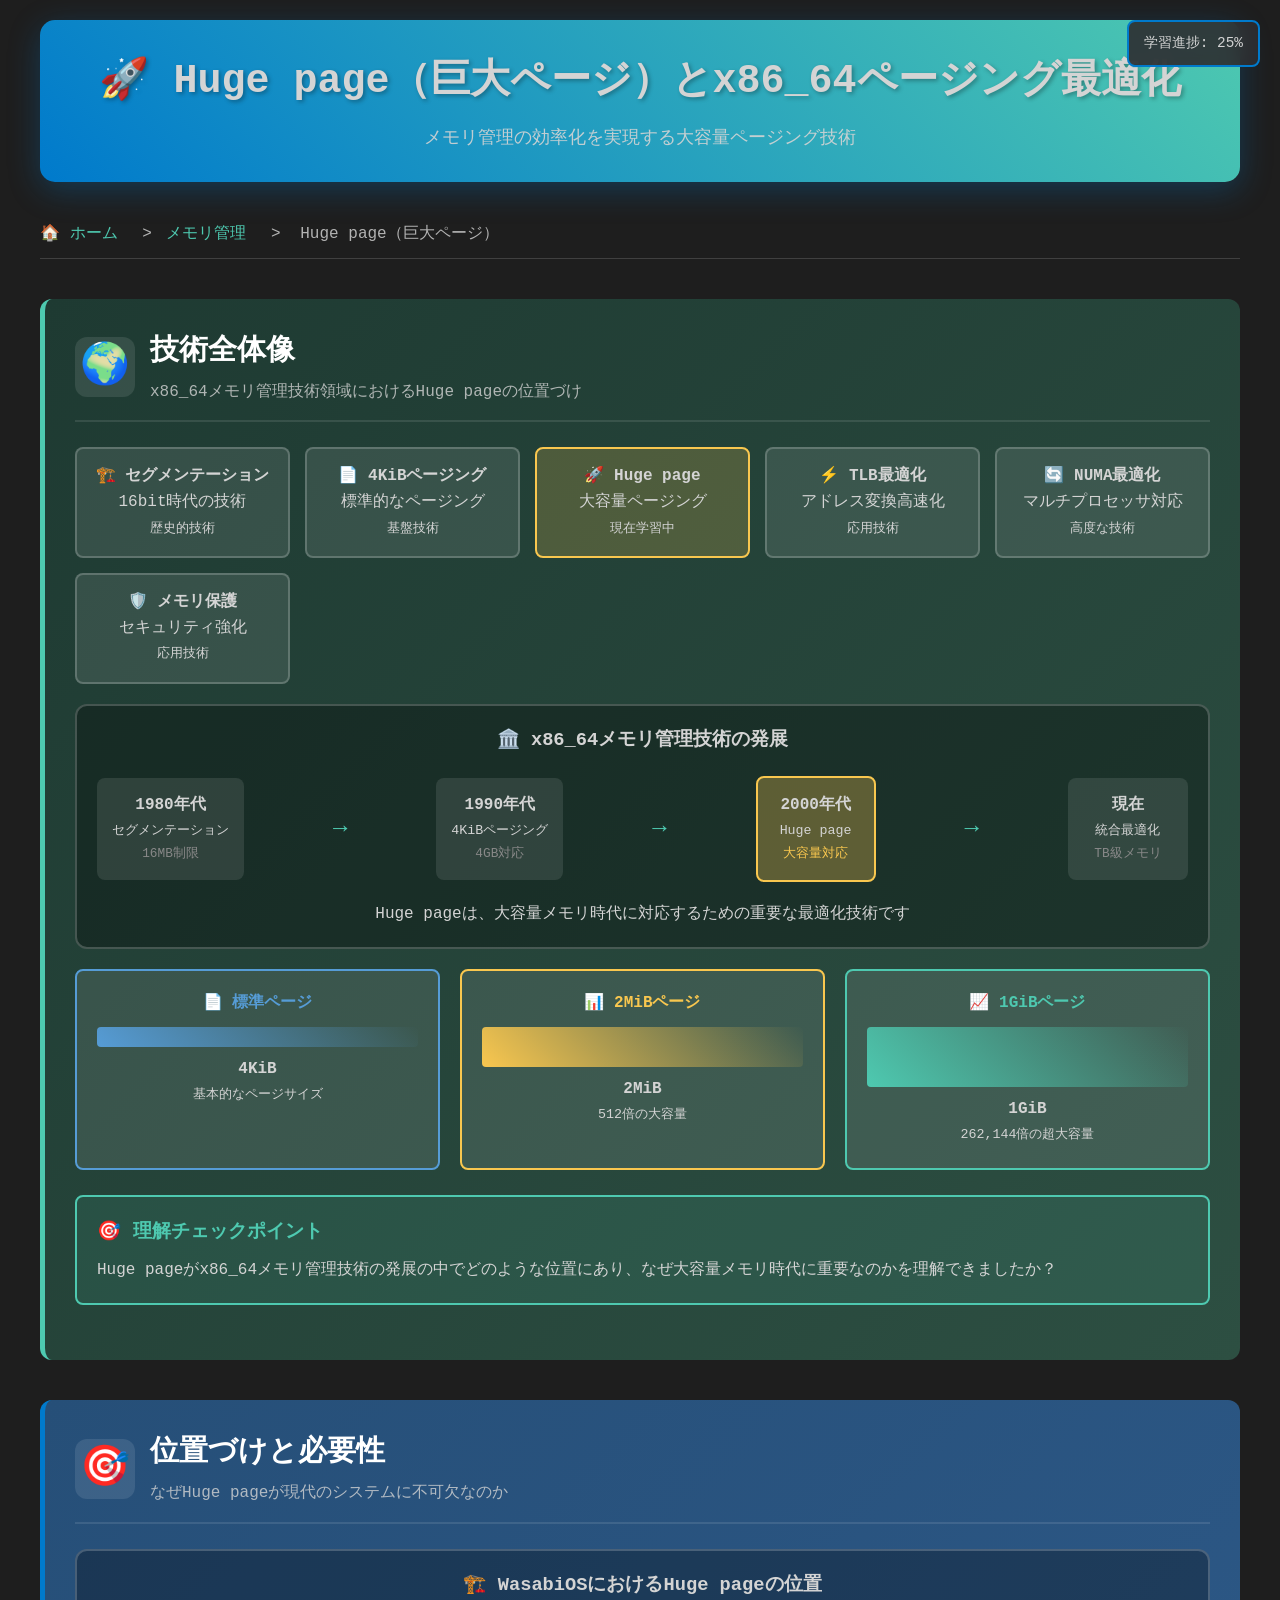
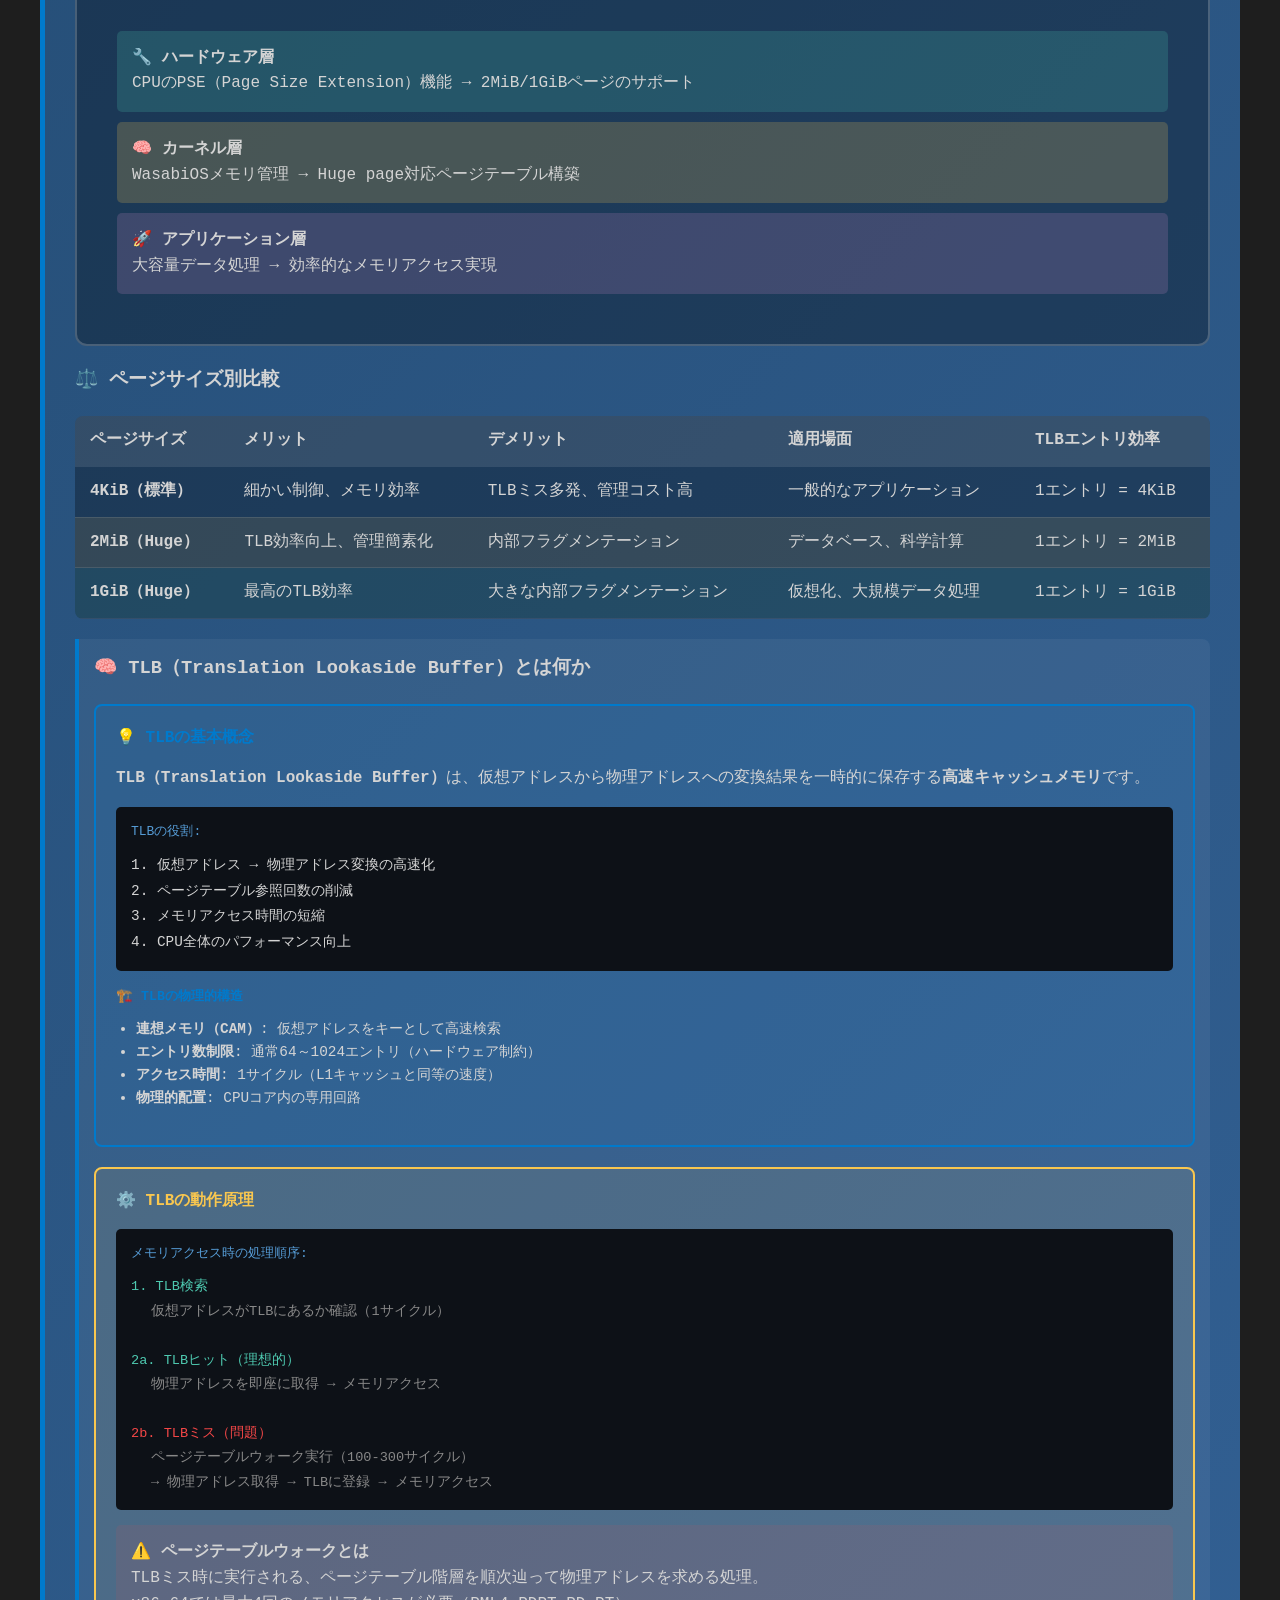
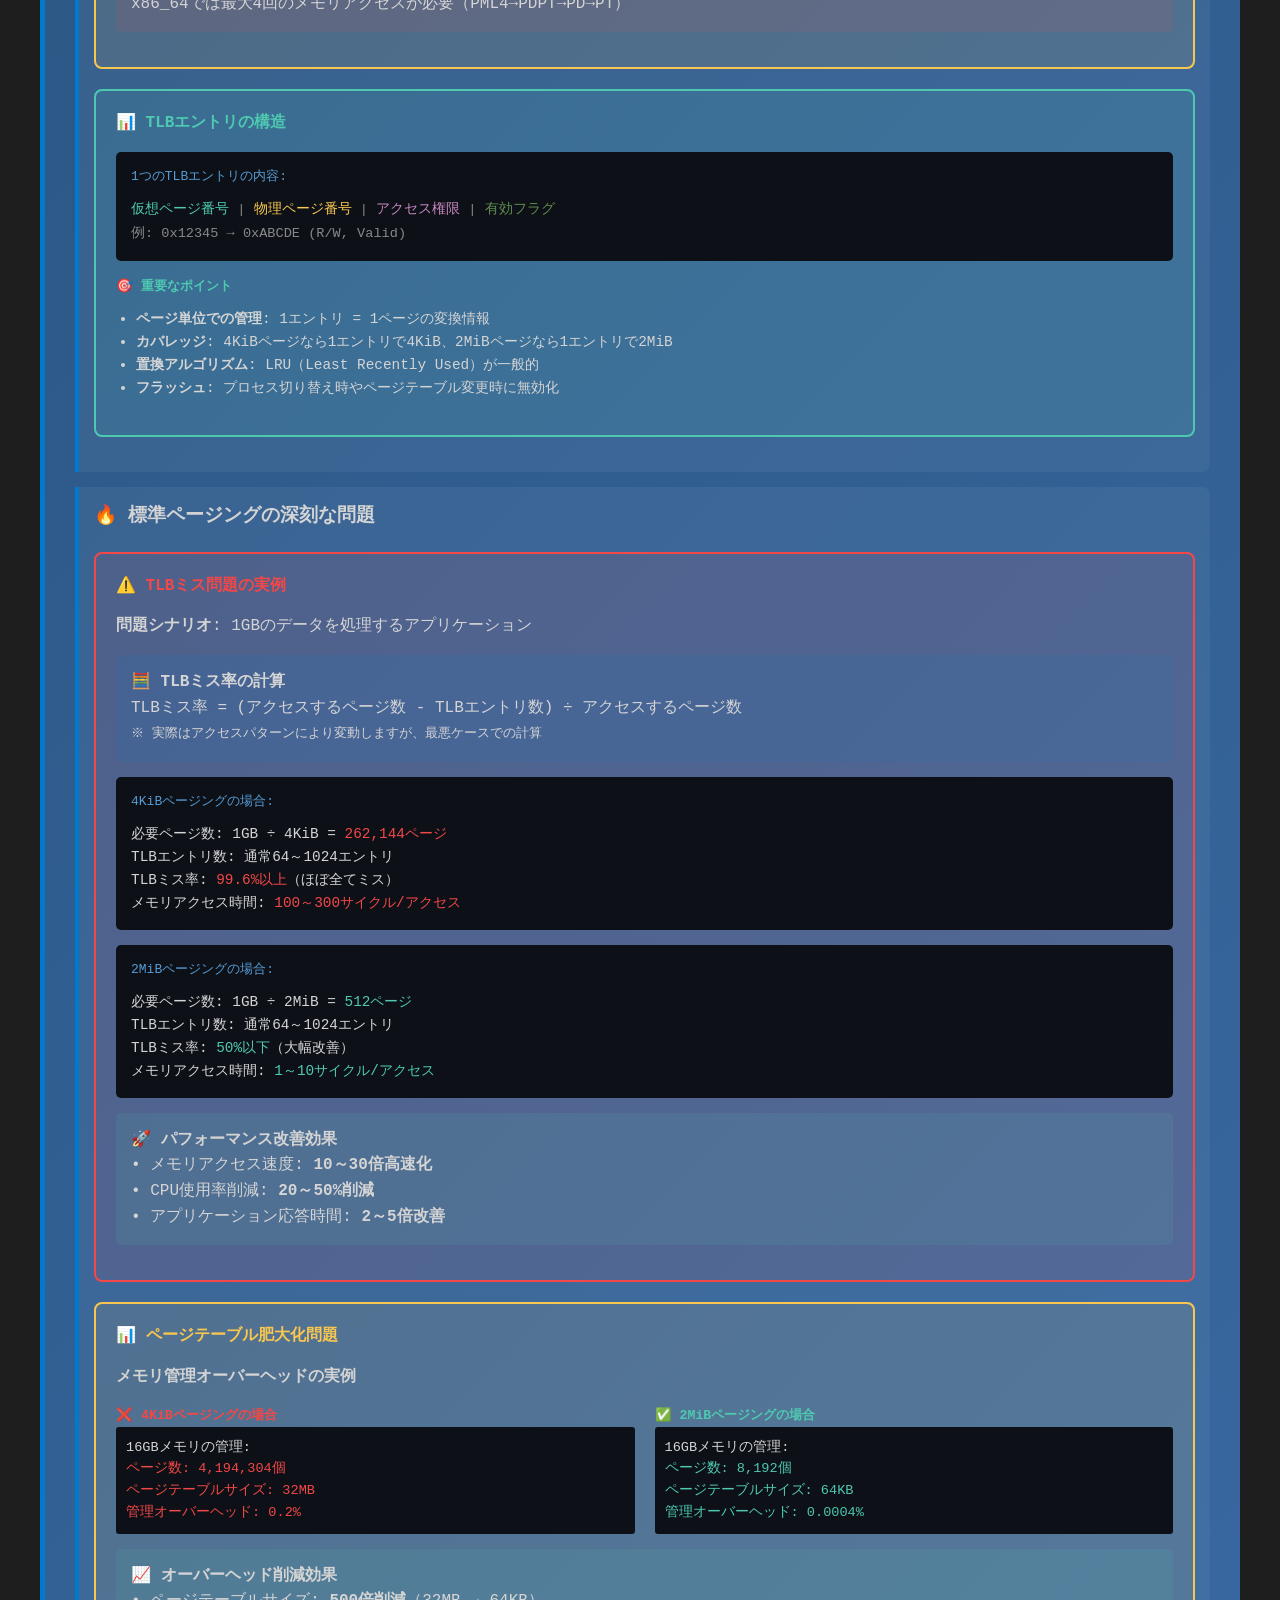
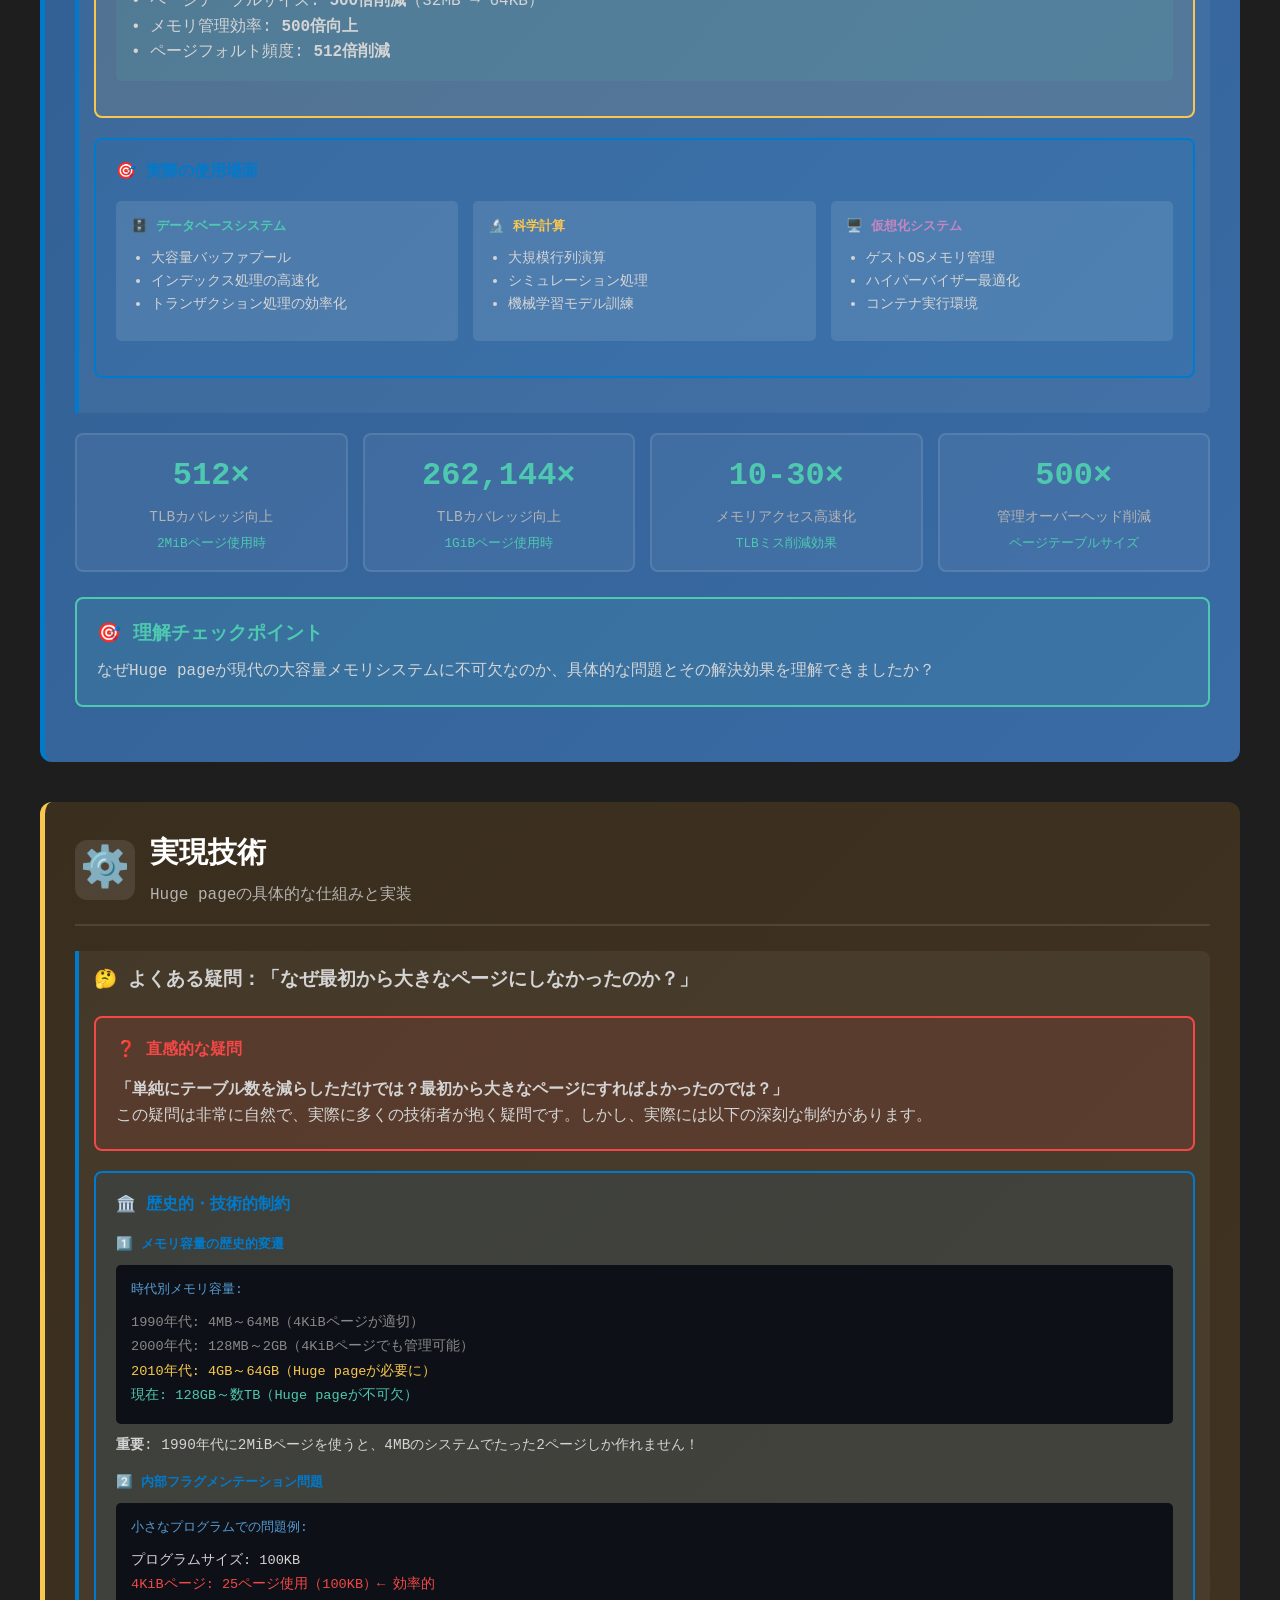
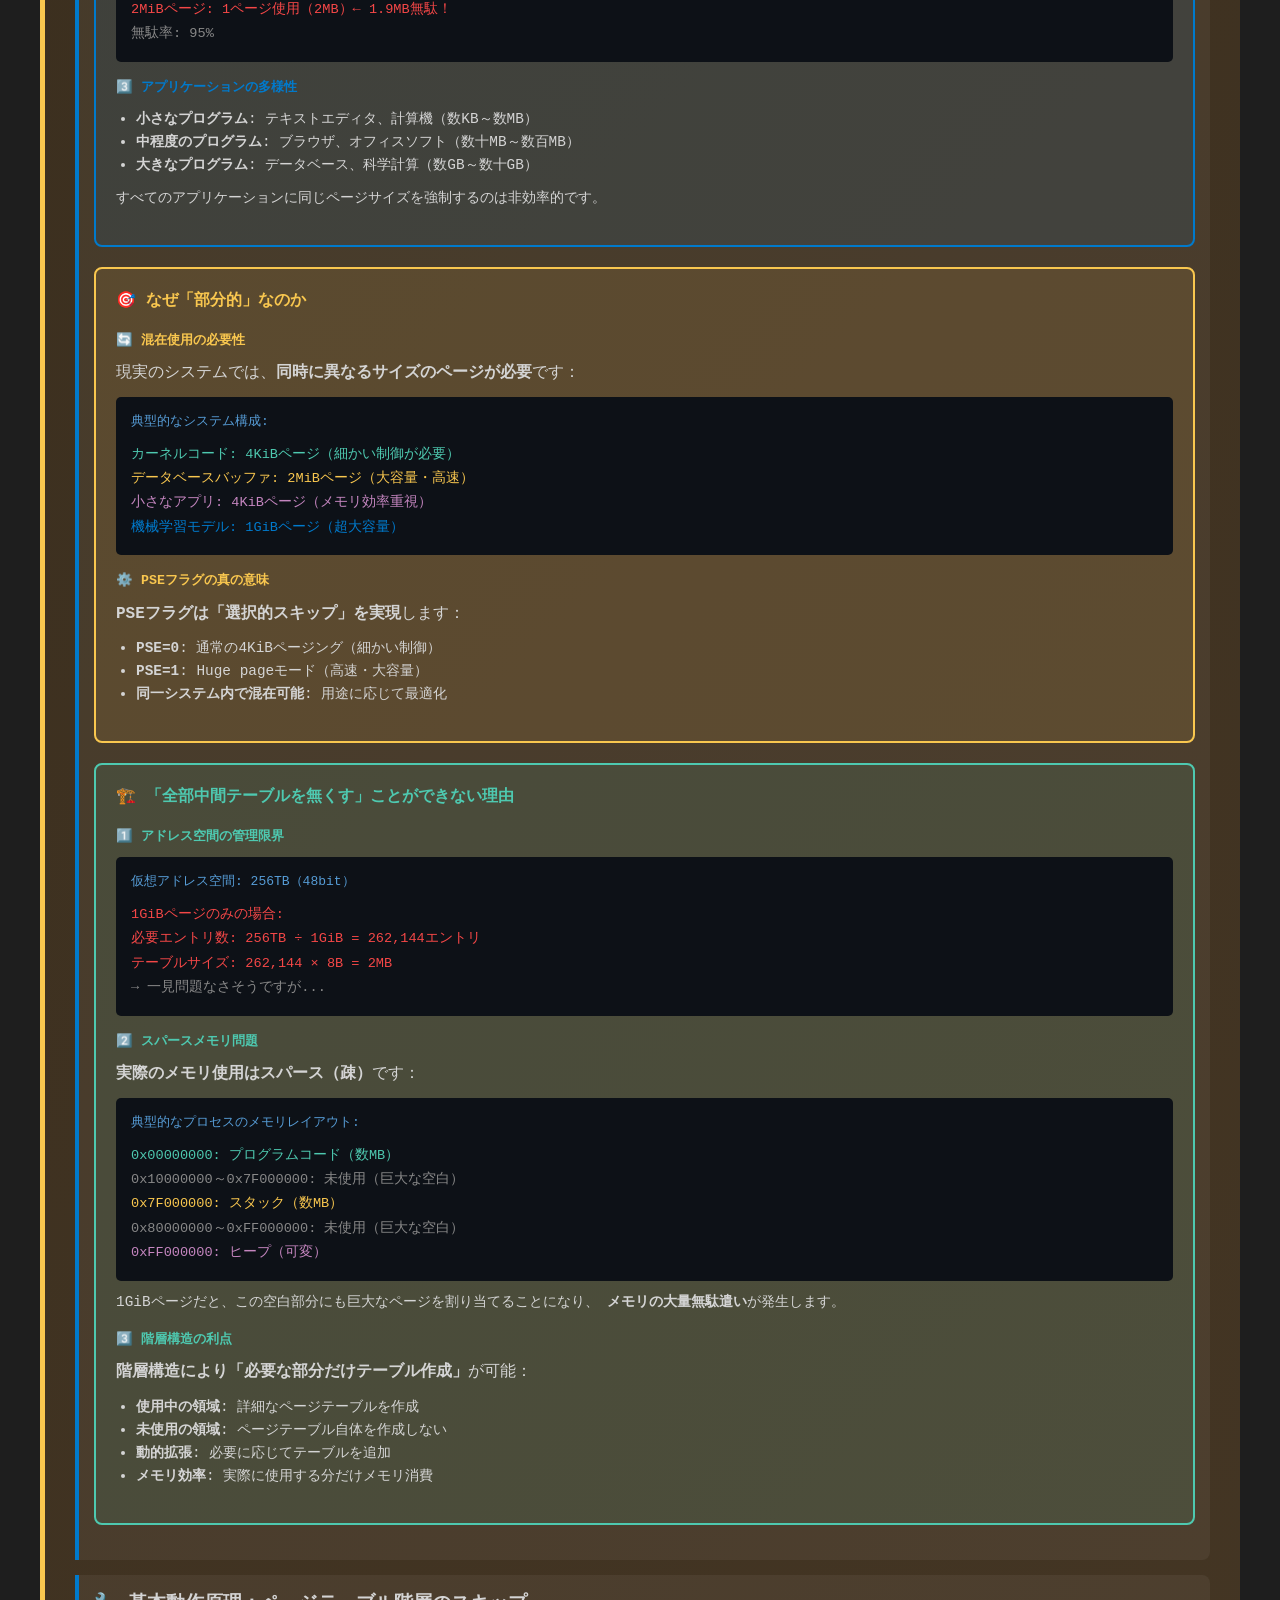
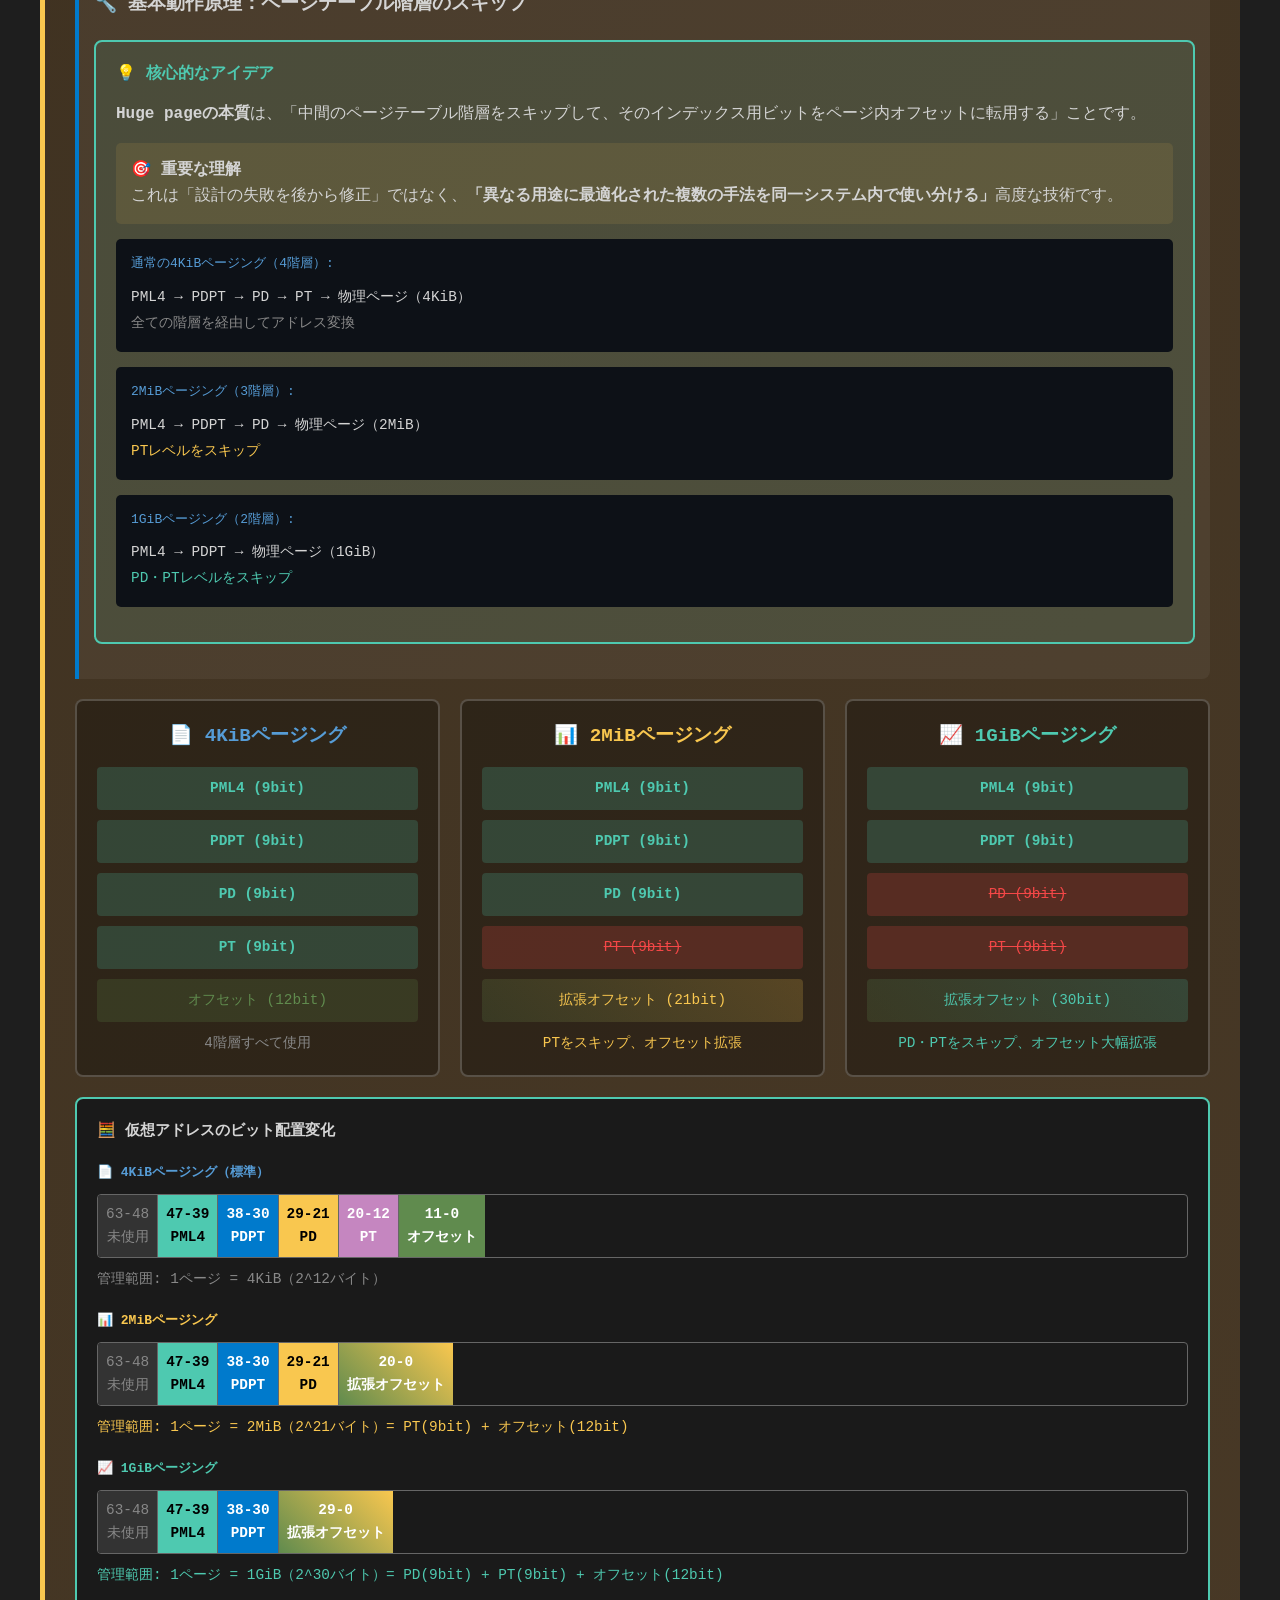
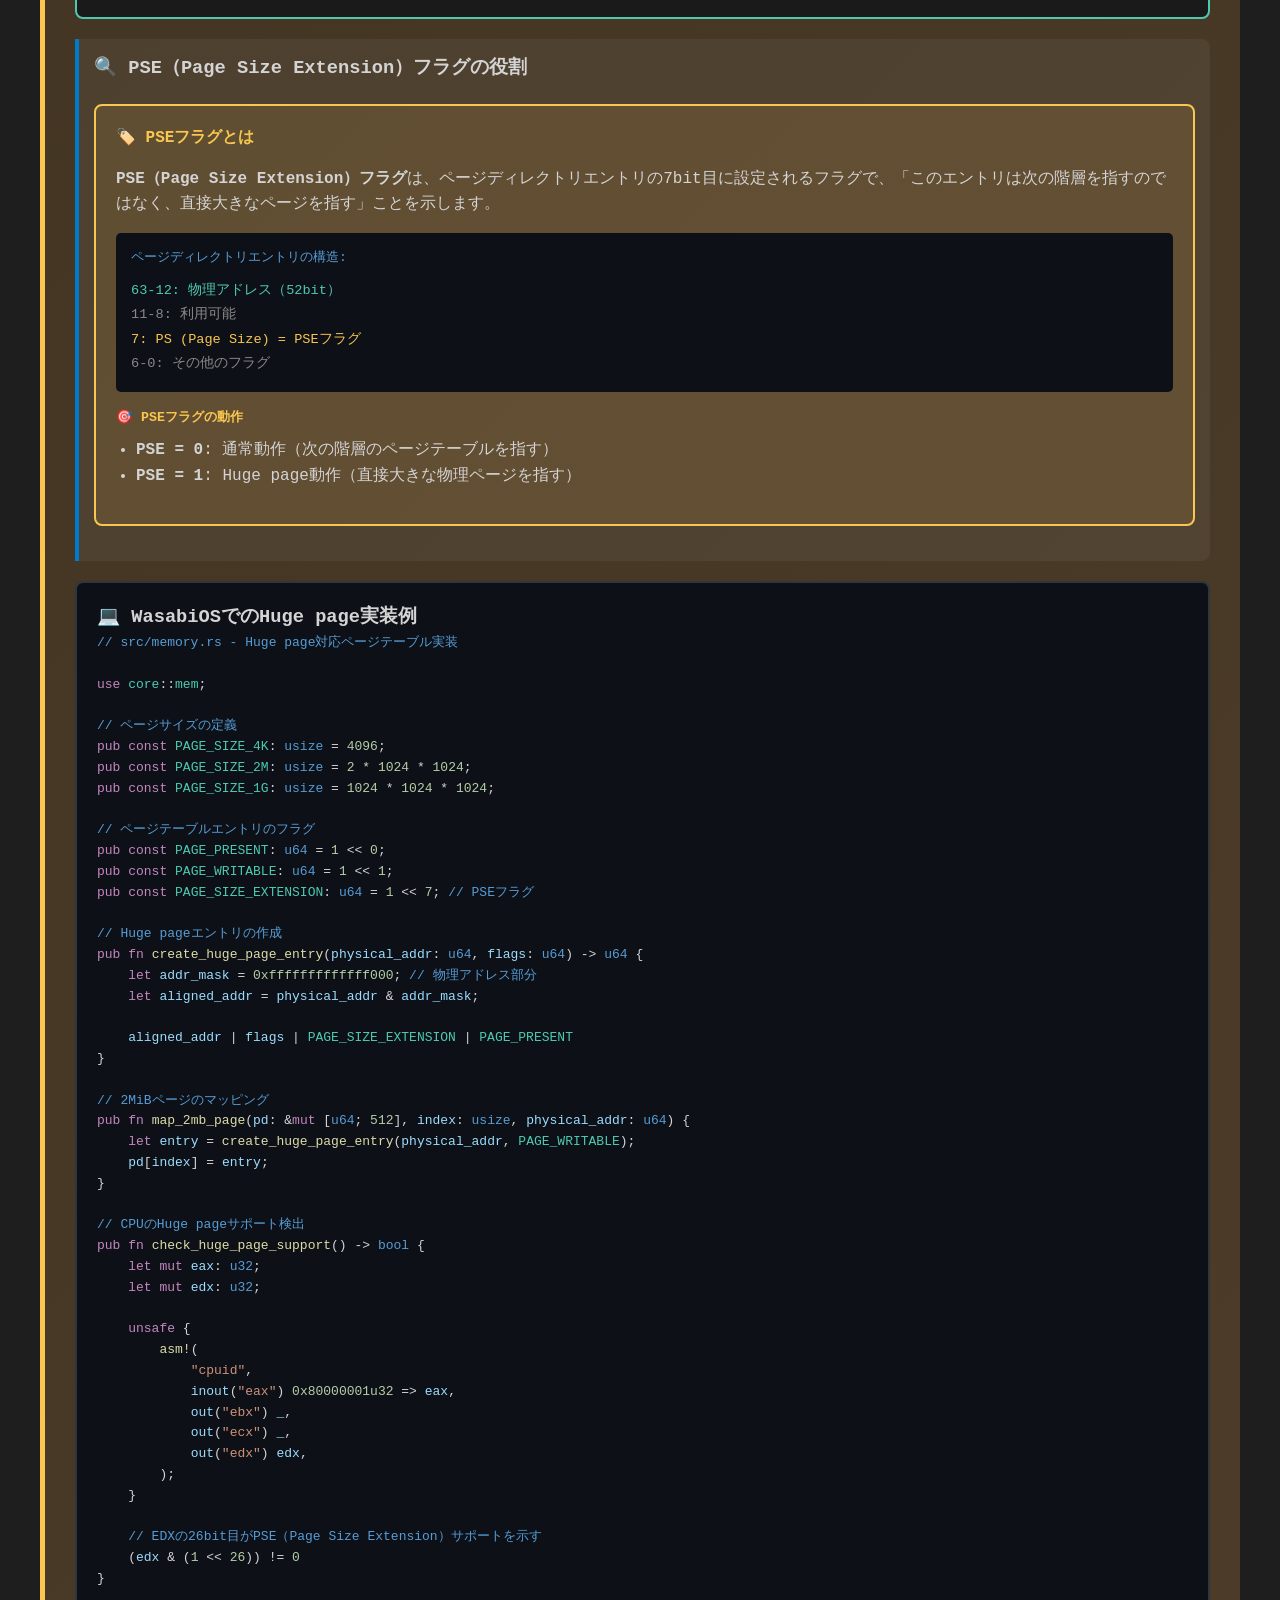
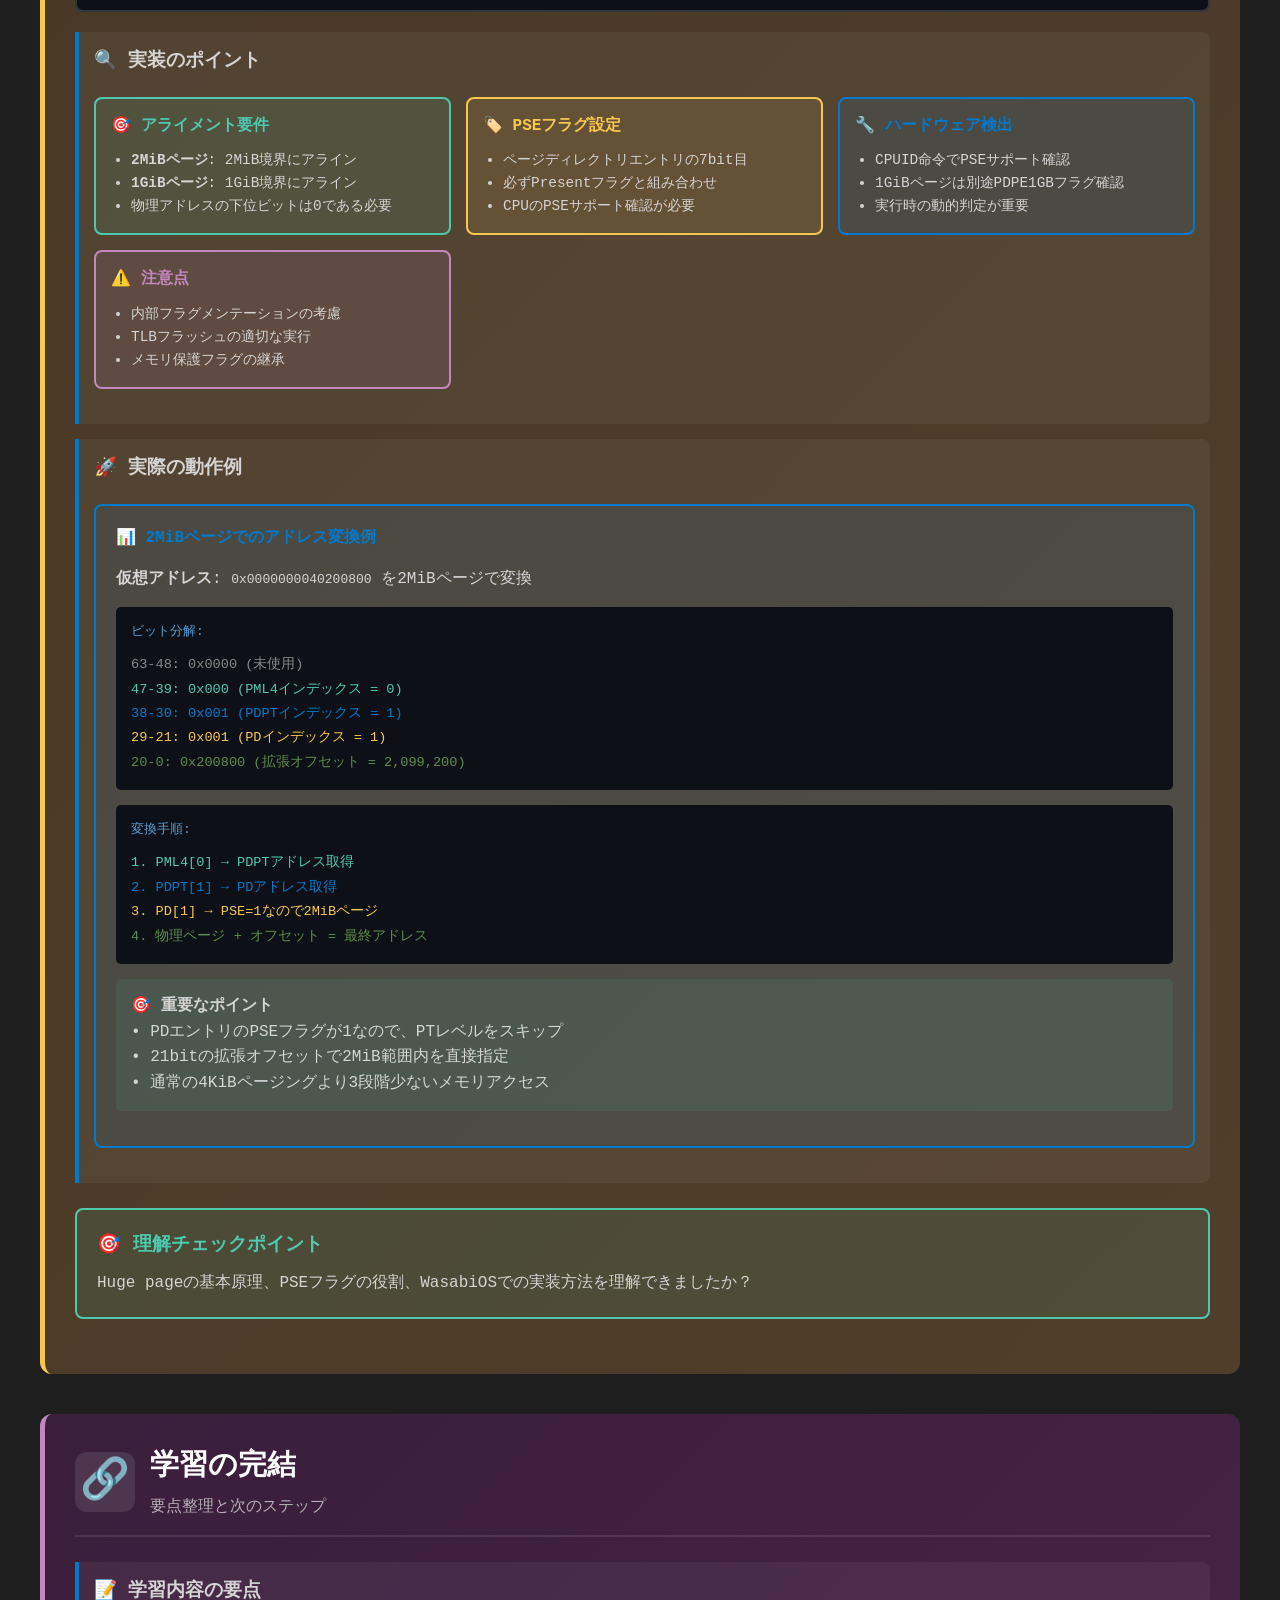
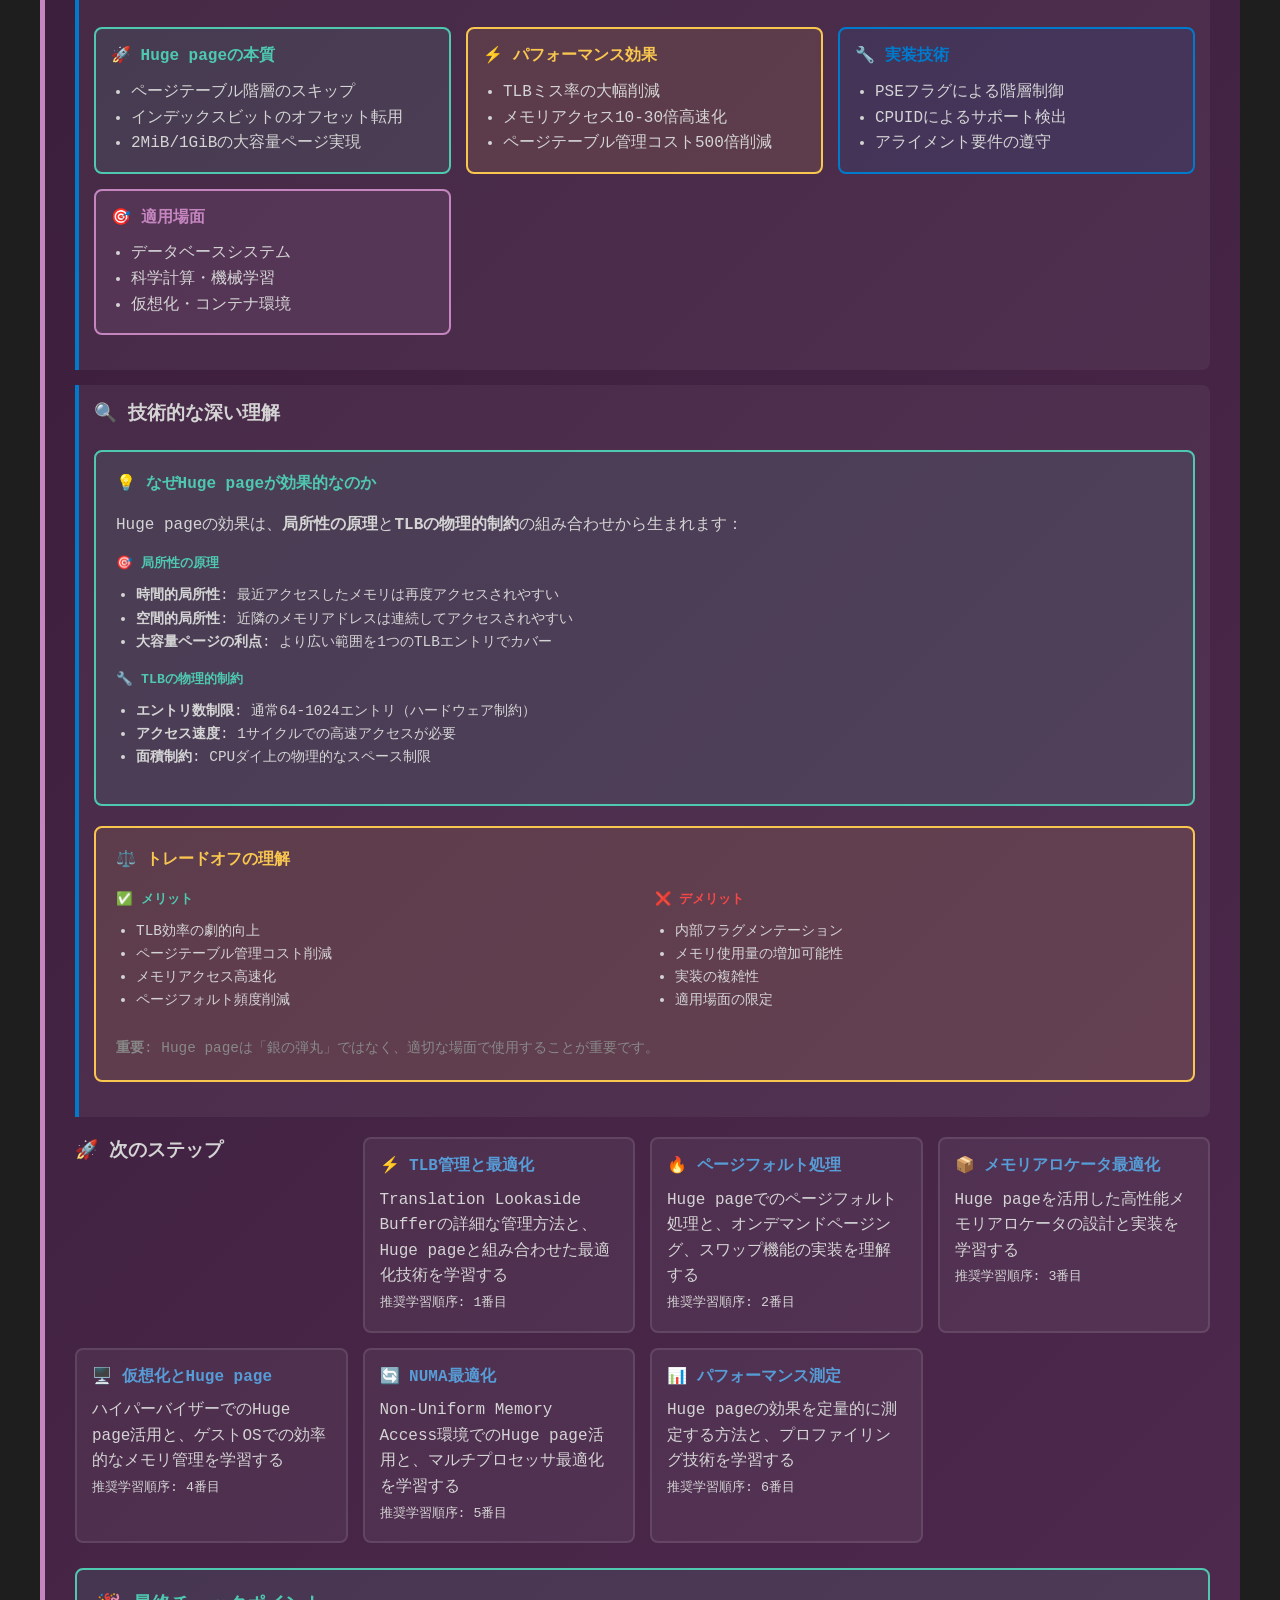
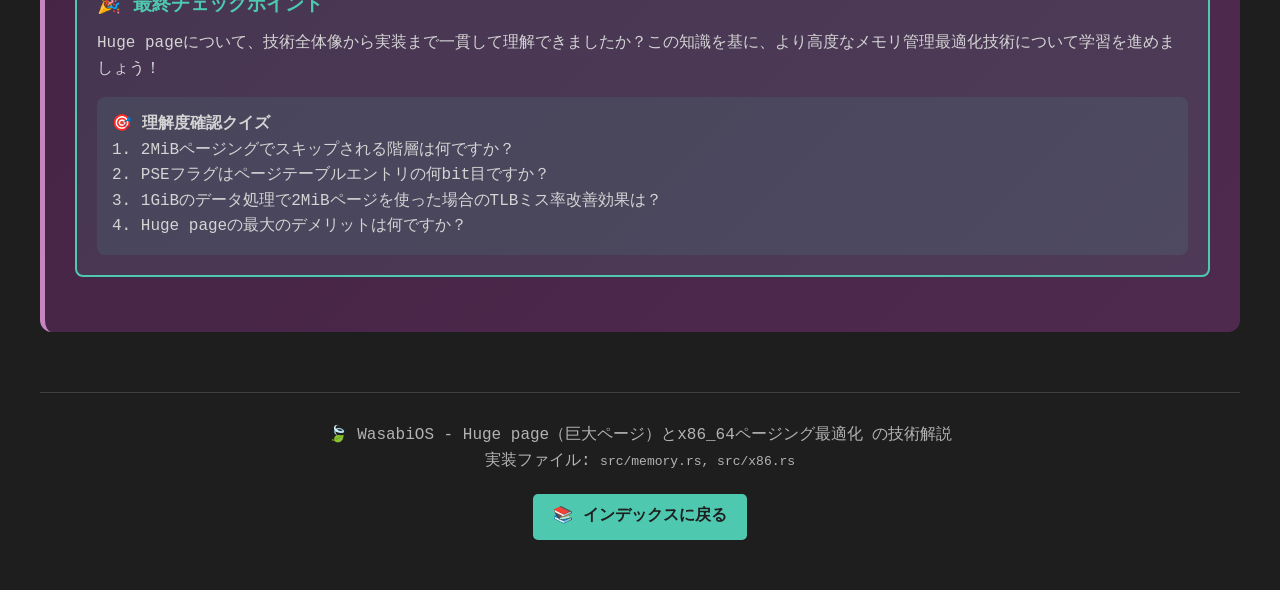
<file: docs/topics/huge-pages/index.html>
<!DOCTYPE html>
<html lang="ja">
<head>
    <meta charset="UTF-8">
    <meta name="viewport" content="width=device-width, initial-scale=1.0">
    <title>Huge page（巨大ページ）とx86_64ページング最適化 - WasabiOS 技術解説</title>
    <link rel="stylesheet" href="../../assets/style.css">
    <style>
        /* 統一学習体験用のスタイル */
        .learning-section {
            margin: 40px 0;
            padding: 30px;
            border-radius: 12px;
            border-left: 5px solid;
            transition: all 0.3s ease;
        }

        .learning-section.overview {
            background: linear-gradient(135deg, #1e3a32 0%, #2d4f42 100%);
            border-left-color: #4ec9b0;
        }

        .learning-section.positioning {
            background: linear-gradient(135deg, #264f78 0%, #3a6ba5 100%);
            border-left-color: #007acc;
        }

        .learning-section.implementation {
            background: linear-gradient(135deg, #3a2e1e 0%, #4f3e2a 100%);
            border-left-color: #f9c74f;
        }

        .learning-section.conclusion {
            background: linear-gradient(135deg, #3a1e3a 0%, #4f2a4f 100%);
            border-left-color: #c586c0;
        }

        .section-header {
            display: flex;
            align-items: center;
            margin-bottom: 25px;
            padding-bottom: 15px;
            border-bottom: 2px solid rgba(255, 255, 255, 0.1);
        }

        .section-icon {
            font-size: 2.5rem;
            margin-right: 15px;
            width: 60px;
            height: 60px;
            display: flex;
            align-items: center;
            justify-content: center;
            border-radius: 12px;
            background: rgba(255, 255, 255, 0.1);
        }

        .section-title {
            font-size: 1.8rem;
            font-weight: 700;
            color: #ffffff;
        }

        .section-subtitle {
            font-size: 1rem;
            opacity: 0.8;
            margin-top: 5px;
        }

        .tech-map {
            display: grid;
            grid-template-columns: repeat(auto-fit, minmax(200px, 1fr));
            gap: 15px;
            margin: 20px 0;
        }

        .tech-node {
            background: rgba(255, 255, 255, 0.1);
            border: 2px solid rgba(255, 255, 255, 0.2);
            border-radius: 8px;
            padding: 15px;
            text-align: center;
            transition: all 0.3s ease;
            cursor: pointer;
        }

        .tech-node:hover {
            transform: translateY(-3px);
            border-color: #4ec9b0;
            box-shadow: 0 5px 20px rgba(78, 201, 176, 0.3);
        }

        .tech-node.current {
            border-color: #f9c74f;
            background: rgba(249, 199, 79, 0.2);
        }

        .architecture-diagram {
            background: rgba(0, 0, 0, 0.3);
            border: 2px solid rgba(255, 255, 255, 0.2);
            border-radius: 12px;
            padding: 20px;
            margin: 20px 0;
            text-align: center;
        }

        .comparison-table {
            width: 100%;
            border-collapse: collapse;
            margin: 20px 0;
            background: rgba(0, 0, 0, 0.3);
            border-radius: 8px;
            overflow: hidden;
        }

        .comparison-table th,
        .comparison-table td {
            padding: 12px 15px;
            text-align: left;
            border-bottom: 1px solid rgba(255, 255, 255, 0.1);
        }

        .comparison-table th {
            background: rgba(255, 255, 255, 0.1);
            font-weight: 600;
        }

        .comparison-table tr:hover {
            background: rgba(255, 255, 255, 0.05);
        }

        .code-implementation {
            background: #0d1117;
            border: 2px solid #30363d;
            border-radius: 8px;
            padding: 20px;
            margin: 20px 0;
            font-family: 'Courier New', monospace;
            overflow-x: auto;
        }

        .code-explanation {
            background: rgba(255, 255, 255, 0.05);
            border-left: 4px solid #007acc;
            padding: 15px;
            margin: 15px 0;
            border-radius: 0 8px 8px 0;
        }

        .learning-checkpoint {
            background: rgba(78, 201, 176, 0.1);
            border: 2px solid #4ec9b0;
            border-radius: 8px;
            padding: 20px;
            margin: 25px 0;
        }

        .checkpoint-title {
            font-size: 1.2rem;
            font-weight: 600;
            color: #4ec9b0;
            margin-bottom: 10px;
        }

        .next-steps {
            display: grid;
            grid-template-columns: repeat(auto-fit, minmax(250px, 1fr));
            gap: 15px;
            margin: 20px 0;
        }

        .next-step-card {
            background: rgba(255, 255, 255, 0.05);
            border: 2px solid rgba(255, 255, 255, 0.1);
            border-radius: 8px;
            padding: 15px;
            transition: all 0.3s ease;
        }

        .next-step-card:hover {
            border-color: #007acc;
            transform: translateY(-2px);
        }

        .step-card-title {
            font-weight: 600;
            color: #569cd6;
            margin-bottom: 8px;
        }

        .progress-indicator {
            position: fixed;
            top: 20px;
            right: 20px;
            background: rgba(45, 45, 48, 0.9);
            border: 2px solid #007acc;
            border-radius: 8px;
            padding: 10px 15px;
            backdrop-filter: blur(10px);
            z-index: 100;
        }

        .progress-text {
            font-size: 0.9rem;
            color: #d4d4d4;
        }

        /* Huge page専用スタイル */
        .page-size-comparison {
            display: grid;
            grid-template-columns: repeat(auto-fit, minmax(200px, 1fr));
            gap: 20px;
            margin: 20px 0;
        }

        .page-size-card {
            background: rgba(255, 255, 255, 0.1);
            border: 2px solid rgba(255, 255, 255, 0.2);
            border-radius: 8px;
            padding: 20px;
            text-align: center;
            transition: all 0.3s ease;
        }

        .page-size-card.standard {
            border-color: #569cd6;
        }

        .page-size-card.huge-2mb {
            border-color: #f9c74f;
        }

        .page-size-card.huge-1gb {
            border-color: #4ec9b0;
        }

        .page-size-visual {
            width: 100%;
            height: 60px;
            background: linear-gradient(45deg, currentColor, transparent);
            border-radius: 4px;
            margin: 10px 0;
            position: relative;
            overflow: hidden;
        }

        .page-size-visual.standard {
            height: 20px;
            color: #569cd6;
        }

        .page-size-visual.huge-2mb {
            height: 40px;
            color: #f9c74f;
        }

        .page-size-visual.huge-1gb {
            height: 60px;
            color: #4ec9b0;
        }

        .address-breakdown {
            background: #1a1a1a;
            border: 2px solid #4ec9b0;
            border-radius: 8px;
            padding: 20px;
            margin: 20px 0;
            font-family: monospace;
        }

        .bit-field {
            display: flex;
            border: 1px solid #666;
            margin: 10px 0;
            border-radius: 4px;
            overflow: hidden;
        }

        .bit-box {
            padding: 8px;
            text-align: center;
            border-right: 1px solid #666;
            min-width: 60px;
            font-size: 0.9rem;
            display: flex;
            align-items: center;
            justify-content: center;
        }

        .bit-box:last-child {
            border-right: none;
        }

        .bit-box.unused {
            background: #333;
            color: #888;
        }

        .bit-box.pml4 {
            background: #4ec9b0;
            color: #000;
            font-weight: bold;
        }

        .bit-box.pdpt {
            background: #007acc;
            color: #fff;
            font-weight: bold;
        }

        .bit-box.pd {
            background: #f9c74f;
            color: #000;
            font-weight: bold;
        }

        .bit-box.pt {
            background: #c586c0;
            color: #fff;
            font-weight: bold;
        }

        .bit-box.offset {
            background: #608b4e;
            color: #fff;
            font-weight: bold;
        }

        .bit-box.extended-offset {
            background: linear-gradient(45deg, #608b4e, #f9c74f);
            color: #fff;
            font-weight: bold;
        }

        .hierarchy-comparison {
            display: grid;
            grid-template-columns: repeat(auto-fit, minmax(300px, 1fr));
            gap: 20px;
            margin: 20px 0;
        }

        .hierarchy-card {
            background: rgba(0, 0, 0, 0.3);
            border: 2px solid rgba(255, 255, 255, 0.2);
            border-radius: 8px;
            padding: 20px;
        }

        .hierarchy-title {
            font-size: 1.2rem;
            font-weight: 600;
            margin-bottom: 15px;
            text-align: center;
        }

        .hierarchy-levels {
            display: flex;
            flex-direction: column;
            gap: 10px;
        }

        .hierarchy-level {
            padding: 10px;
            background: rgba(255, 255, 255, 0.1);
            border-radius: 4px;
            text-align: center;
            font-size: 0.9rem;
        }

        .hierarchy-level.skipped {
            background: rgba(244, 71, 71, 0.2);
            color: #f44747;
            text-decoration: line-through;
        }

        .hierarchy-level.active {
            background: rgba(78, 201, 176, 0.2);
            color: #4ec9b0;
            font-weight: bold;
        }

        .performance-metrics {
            display: grid;
            grid-template-columns: repeat(auto-fit, minmax(200px, 1fr));
            gap: 15px;
            margin: 20px 0;
        }

        .metric-card {
            background: rgba(255, 255, 255, 0.05);
            border: 2px solid rgba(255, 255, 255, 0.1);
            border-radius: 8px;
            padding: 15px;
            text-align: center;
        }

        .metric-value {
            font-size: 2rem;
            font-weight: 700;
            color: #4ec9b0;
            margin-bottom: 5px;
        }

        .metric-label {
            font-size: 0.9rem;
            color: #b3b3b3;
        }

        .metric-improvement {
            font-size: 0.8rem;
            color: #4ec9b0;
            margin-top: 5px;
        }

        @media (max-width: 768px) {
            .learning-section {
                margin: 20px 0;
                padding: 20px;
            }
            
            .section-icon {
                width: 50px;
                height: 50px;
                font-size: 2rem;
            }
            
            .section-title {
                font-size: 1.5rem;
            }
            
            .progress-indicator {
                position: relative;
                top: auto;
                right: auto;
                margin-bottom: 20px;
            }

            .page-size-comparison {
                grid-template-columns: 1fr;
            }

            .hierarchy-comparison {
                grid-template-columns: 1fr;
            }

            .bit-field {
                flex-wrap: wrap;
            }

            .bit-box {
                min-width: 50px;
                font-size: 0.8rem;
            }
        }
    </style>
</head>
<body>
    <div class="container">
        <!-- ヘッダー -->
        <header class="page-header">
            <h1 class="page-title">🚀 Huge page（巨大ページ）とx86_64ページング最適化</h1>
            <p class="page-subtitle">メモリ管理の効率化を実現する大容量ページング技術</p>
        </header>

        <!-- パンくずリスト -->
        <nav class="breadcrumb">
            <a href="../../index.html">🏠 ホーム</a>
            <span>></span>
            <a href="../../index.html#memory-management">メモリ管理</a>
            <span>></span>
            <span>Huge page（巨大ページ）</span>
        </nav>

        <!-- 学習進捗インジケーター -->
        <div class="progress-indicator">
            <div class="progress-text">学習進捗: <span id="learningProgress">0%</span></div>
        </div>

        <!-- メインコンテンツ -->
        <main>
            <!-- セクション1: 技術全体像 -->
            <section class="learning-section overview" id="section-overview">
                <div class="section-header">
                    <div class="section-icon">🌍</div>
                    <div>
                        <h2 class="section-title">技術全体像</h2>
                        <p class="section-subtitle">x86_64メモリ管理技術領域におけるHuge pageの位置づけ</p>
                    </div>
                </div>

                <div class="tech-map">
                    <div class="tech-node">
                        <h4>🏗️ セグメンテーション</h4>
                        <p>16bit時代の技術</p>
                        <small>歴史的技術</small>
                    </div>
                    <div class="tech-node">
                        <h4>📄 4KiBページング</h4>
                        <p>標準的なページング</p>
                        <small>基盤技術</small>
                    </div>
                    <div class="tech-node current">
                        <h4>🚀 Huge page</h4>
                        <p>大容量ページング</p>
                        <small>現在学習中</small>
                    </div>
                    <div class="tech-node">
                        <h4>⚡ TLB最適化</h4>
                        <p>アドレス変換高速化</p>
                        <small>応用技術</small>
                    </div>
                    <div class="tech-node">
                        <h4>🔄 NUMA最適化</h4>
                        <p>マルチプロセッサ対応</p>
                        <small>高度な技術</small>
                    </div>
                    <div class="tech-node">
                        <h4>🛡️ メモリ保護</h4>
                        <p>セキュリティ強化</p>
                        <small>応用技術</small>
                    </div>
                </div>

                <div class="architecture-diagram">
                    <h3>🏛️ x86_64メモリ管理技術の発展</h3>
                    <div style="display: flex; justify-content: space-between; align-items: center; flex-wrap: wrap; gap: 20px; margin: 20px 0;">
                        <div style="text-align: center; padding: 15px; background: rgba(255, 255, 255, 0.1); border-radius: 8px; min-width: 120px;">
                            <strong>1980年代</strong><br>
                            <small>セグメンテーション</small><br>
                            <div style="font-size: 0.8rem; color: #888;">16MB制限</div>
                        </div>
                        <div style="font-size: 1.5rem; color: #4ec9b0;">→</div>
                        <div style="text-align: center; padding: 15px; background: rgba(255, 255, 255, 0.1); border-radius: 8px; min-width: 120px;">
                            <strong>1990年代</strong><br>
                            <small>4KiBページング</small><br>
                            <div style="font-size: 0.8rem; color: #888;">4GB対応</div>
                        </div>
                        <div style="font-size: 1.5rem; color: #4ec9b0;">→</div>
                        <div style="text-align: center; padding: 15px; background: rgba(249, 199, 79, 0.3); border: 2px solid #f9c74f; border-radius: 8px; min-width: 120px;">
                            <strong>2000年代</strong><br>
                            <small>Huge page</small><br>
                            <div style="font-size: 0.8rem; color: #f9c74f;">大容量対応</div>
                        </div>
                        <div style="font-size: 1.5rem; color: #4ec9b0;">→</div>
                        <div style="text-align: center; padding: 15px; background: rgba(255, 255, 255, 0.1); border-radius: 8px; min-width: 120px;">
                            <strong>現在</strong><br>
                            <small>統合最適化</small><br>
                            <div style="font-size: 0.8rem; color: #888;">TB級メモリ</div>
                        </div>
                    </div>
                    <p>Huge pageは、大容量メモリ時代に対応するための重要な最適化技術です</p>
                </div>

                <div class="page-size-comparison">
                    <div class="page-size-card standard">
                        <h4 style="color: #569cd6;">📄 標準ページ</h4>
                        <div class="page-size-visual standard"></div>
                        <p><strong>4KiB</strong></p>
                        <small>基本的なページサイズ</small>
                    </div>
                    <div class="page-size-card huge-2mb">
                        <h4 style="color: #f9c74f;">📊 2MiBページ</h4>
                        <div class="page-size-visual huge-2mb"></div>
                        <p><strong>2MiB</strong></p>
                        <small>512倍の大容量</small>
                    </div>
                    <div class="page-size-card huge-1gb">
                        <h4 style="color: #4ec9b0;">📈 1GiBページ</h4>
                        <div class="page-size-visual huge-1gb"></div>
                        <p><strong>1GiB</strong></p>
                        <small>262,144倍の超大容量</small>
                    </div>
                </div>

                <div class="learning-checkpoint">
                    <div class="checkpoint-title">🎯 理解チェックポイント</div>
                    <p>Huge pageがx86_64メモリ管理技術の発展の中でどのような位置にあり、なぜ大容量メモリ時代に重要なのかを理解できましたか？</p>
                </div>
            </section>

            <!-- セクション2: 位置づけと必要性 -->
            <section class="learning-section positioning" id="section-positioning">
                <div class="section-header">
                    <div class="section-icon">🎯</div>
                    <div>
                        <h2 class="section-title">位置づけと必要性</h2>
                        <p class="section-subtitle">なぜHuge pageが現代のシステムに不可欠なのか</p>
                    </div>
                </div>

                <div class="architecture-diagram">
                    <h3>🏗️ WasabiOSにおけるHuge pageの位置</h3>
                    <div style="text-align: left; padding: 20px;">
                        <div style="margin: 10px 0; padding: 15px; background: rgba(78, 201, 176, 0.2); border-radius: 5px;">
                            <strong>🔧 ハードウェア層</strong><br>
                            CPUのPSE（Page Size Extension）機能 → 2MiB/1GiBページのサポート
                        </div>
                        <div style="margin: 10px 0; padding: 15px; background: rgba(249, 199, 79, 0.2); border-radius: 5px;">
                            <strong>🧠 カーネル層</strong><br>
                            WasabiOSメモリ管理 → Huge page対応ページテーブル構築
                        </div>
                        <div style="margin: 10px 0; padding: 15px; background: rgba(197, 134, 192, 0.2); border-radius: 5px;">
                            <strong>🚀 アプリケーション層</strong><br>
                            大容量データ処理 → 効率的なメモリアクセス実現
                        </div>
                    </div>
                </div>

                <table class="comparison-table">
                    <h3>⚖️ ページサイズ別比較</h3>
                    <thead>
                        <tr>
                            <th>ページサイズ</th>
                            <th>メリット</th>
                            <th>デメリット</th>
                            <th>適用場面</th>
                            <th>TLBエントリ効率</th>
                        </tr>
                    </thead>
                    <tbody>
                        <tr>
                            <td><strong>4KiB（標準）</strong></td>
                            <td>細かい制御、メモリ効率</td>
                            <td>TLBミス多発、管理コスト高</td>
                            <td>一般的なアプリケーション</td>
                            <td>1エントリ = 4KiB</td>
                        </tr>
                        <tr style="background: rgba(249, 199, 79, 0.1);">
                            <td><strong>2MiB（Huge）</strong></td>
                            <td>TLB効率向上、管理簡素化</td>
                            <td>内部フラグメンテーション</td>
                            <td>データベース、科学計算</td>
                            <td>1エントリ = 2MiB</td>
                        </tr>
                        <tr style="background: rgba(78, 201, 176, 0.1);">
                            <td><strong>1GiB（Huge）</strong></td>
                            <td>最高のTLB効率</td>
                            <td>大きな内部フラグメンテーション</td>
                            <td>仮想化、大規模データ処理</td>
                            <td>1エントリ = 1GiB</td>
                        </tr>
                    </tbody>
                </table>

                <div class="code-explanation">
                    <h3>🧠 TLB（Translation Lookaside Buffer）とは何か</h3>
                    <div style="background: rgba(0, 122, 204, 0.1); border: 2px solid #007acc; border-radius: 8px; padding: 20px; margin: 20px 0;">
                        <h4 style="color: #007acc; margin-bottom: 15px;">💡 TLBの基本概念</h4>
                        <p><strong>TLB（Translation Lookaside Buffer）</strong>は、仮想アドレスから物理アドレスへの変換結果を一時的に保存する<strong>高速キャッシュメモリ</strong>です。</p>
                        
                        <div style="background: #0d1117; padding: 15px; border-radius: 5px; margin: 15px 0; font-family: monospace;">
                            <div style="color: #569cd6; margin-bottom: 10px;">TLBの役割:</div>
                            <div style="color: #d4d4d4; font-size: 0.9rem; line-height: 1.8;">
                                1. 仮想アドレス → 物理アドレス変換の高速化<br>
                                2. ページテーブル参照回数の削減<br>
                                3. メモリアクセス時間の短縮<br>
                                4. CPU全体のパフォーマンス向上
                            </div>
                        </div>

                        <div style="margin: 15px 0;">
                            <h5 style="color: #007acc; margin-bottom: 10px;">🏗️ TLBの物理的構造</h5>
                            <ul style="margin: 0; padding-left: 20px; font-size: 0.9rem;">
                                <li><strong>連想メモリ（CAM）</strong>: 仮想アドレスをキーとして高速検索</li>
                                <li><strong>エントリ数制限</strong>: 通常64～1024エントリ（ハードウェア制約）</li>
                                <li><strong>アクセス時間</strong>: 1サイクル（L1キャッシュと同等の速度）</li>
                                <li><strong>物理的配置</strong>: CPUコア内の専用回路</li>
                            </ul>
                        </div>
                    </div>

                    <div style="background: rgba(249, 199, 79, 0.1); border: 2px solid #f9c74f; border-radius: 8px; padding: 20px; margin: 20px 0;">
                        <h4 style="color: #f9c74f; margin-bottom: 15px;">⚙️ TLBの動作原理</h4>
                        
                        <div style="background: #0d1117; padding: 15px; border-radius: 5px; margin: 15px 0; font-family: monospace;">
                            <div style="color: #569cd6; margin-bottom: 10px;">メモリアクセス時の処理順序:</div>
                            <div style="color: #d4d4d4; font-size: 0.85rem; line-height: 1.8;">
                                <div style="color: #4ec9b0;">1. TLB検索</div>
                                <div style="margin-left: 20px; color: #888;">仮想アドレスがTLBにあるか確認（1サイクル）</div><br>
                                
                                <div style="color: #4ec9b0;">2a. TLBヒット（理想的）</div>
                                <div style="margin-left: 20px; color: #888;">物理アドレスを即座に取得 → メモリアクセス</div><br>
                                
                                <div style="color: #f44747;">2b. TLBミス（問題）</div>
                                <div style="margin-left: 20px; color: #888;">ページテーブルウォーク実行（100-300サイクル）</div>
                                <div style="margin-left: 20px; color: #888;">→ 物理アドレス取得 → TLBに登録 → メモリアクセス</div>
                            </div>
                        </div>

                        <div style="margin: 15px 0; padding: 15px; background: rgba(244, 71, 71, 0.1); border-radius: 5px;">
                            <strong>⚠️ ページテーブルウォークとは</strong><br>
                            TLBミス時に実行される、ページテーブル階層を順次辿って物理アドレスを求める処理。<br>
                            x86_64では最大4回のメモリアクセスが必要（PML4→PDPT→PD→PT）
                        </div>
                    </div>

                    <div style="background: rgba(78, 201, 176, 0.1); border: 2px solid #4ec9b0; border-radius: 8px; padding: 20px; margin: 20px 0;">
                        <h4 style="color: #4ec9b0; margin-bottom: 15px;">📊 TLBエントリの構造</h4>
                        
                        <div style="background: #0d1117; padding: 15px; border-radius: 5px; margin: 15px 0; font-family: monospace;">
                            <div style="color: #569cd6; margin-bottom: 10px;">1つのTLBエントリの内容:</div>
                            <div style="font-size: 0.85rem; line-height: 1.8;">
                                <span style="color: #4ec9b0;">仮想ページ番号</span> <span style="color: #888;">|</span> <span style="color: #f9c74f;">物理ページ番号</span> <span style="color: #888;">|</span> <span style="color: #c586c0;">アクセス権限</span> <span style="color: #888;">|</span> <span style="color: #608b4e;">有効フラグ</span><br>
                                <span style="color: #888;">例: 0x12345 → 0xABCDE (R/W, Valid)</span>
                            </div>
                        </div>

                        <div style="margin: 15px 0;">
                            <h5 style="color: #4ec9b0; margin-bottom: 10px;">🎯 重要なポイント</h5>
                            <ul style="margin: 0; padding-left: 20px; font-size: 0.9rem;">
                                <li><strong>ページ単位での管理</strong>: 1エントリ = 1ページの変換情報</li>
                                <li><strong>カバレッジ</strong>: 4KiBページなら1エントリで4KiB、2MiBページなら1エントリで2MiB</li>
                                <li><strong>置換アルゴリズム</strong>: LRU（Least Recently Used）が一般的</li>
                                <li><strong>フラッシュ</strong>: プロセス切り替え時やページテーブル変更時に無効化</li>
                            </ul>
                        </div>
                    </div>
                </div>

                <div class="code-explanation">
                    <h3>🔥 標準ページングの深刻な問題</h3>
                    <div style="background: rgba(244, 71, 71, 0.1); border: 2px solid #f44747; border-radius: 8px; padding: 20px; margin: 20px 0;">
                        <h4 style="color: #f44747; margin-bottom: 15px;">⚠️ TLBミス問題の実例</h4>
                        <p><strong>問題シナリオ</strong>: 1GBのデータを処理するアプリケーション</p>
                        
                        <div style="margin: 15px 0; padding: 15px; background: rgba(0, 122, 204, 0.1); border-radius: 5px;">
                            <strong>🧮 TLBミス率の計算</strong><br>
                            TLBミス率 = (アクセスするページ数 - TLBエントリ数) ÷ アクセスするページ数<br>
                            <small>※ 実際はアクセスパターンにより変動しますが、最悪ケースでの計算</small>
                        </div>
                        
                        <div style="background: #0d1117; padding: 15px; border-radius: 5px; margin: 15px 0; font-family: monospace;">
                            <div style="color: #569cd6; margin-bottom: 10px;">4KiBページングの場合:</div>
                            <div style="color: #d4d4d4; font-size: 0.9rem; line-height: 1.6;">
                                必要ページ数: 1GB ÷ 4KiB = <span style="color: #f44747;">262,144ページ</span><br>
                                TLBエントリ数: 通常64～1024エントリ<br>
                                TLBミス率: <span style="color: #f44747;">99.6%以上</span>（ほぼ全てミス）<br>
                                メモリアクセス時間: <span style="color: #f44747;">100～300サイクル/アクセス</span>
                            </div>
                        </div>

                        <div style="background: #0d1117; padding: 15px; border-radius: 5px; margin: 15px 0; font-family: monospace;">
                            <div style="color: #569cd6; margin-bottom: 10px;">2MiBページングの場合:</div>
                            <div style="color: #d4d4d4; font-size: 0.9rem; line-height: 1.6;">
                                必要ページ数: 1GB ÷ 2MiB = <span style="color: #4ec9b0;">512ページ</span><br>
                                TLBエントリ数: 通常64～1024エントリ<br>
                                TLBミス率: <span style="color: #4ec9b0;">50%以下</span>（大幅改善）<br>
                                メモリアクセス時間: <span style="color: #4ec9b0;">1～10サイクル/アクセス</span>
                            </div>
                        </div>

                        <div style="margin: 15px 0; padding: 15px; background: rgba(78, 201, 176, 0.1); border-radius: 5px;">
                            <strong>🚀 パフォーマンス改善効果</strong><br>
                            • メモリアクセス速度: <strong>10～30倍高速化</strong><br>
                            • CPU使用率削減: <strong>20～50%削減</strong><br>
                            • アプリケーション応答時間: <strong>2～5倍改善</strong>
                        </div>
                    </div>

                    <div style="background: rgba(249, 199, 79, 0.1); border: 2px solid #f9c74f; border-radius: 8px; padding: 20px; margin: 20px 0;">
                        <h4 style="color: #f9c74f; margin-bottom: 15px;">📊 ページテーブル肥大化問題</h4>
                        <p><strong>メモリ管理オーバーヘッドの実例</strong></p>
                        
                        <div style="display: grid; grid-template-columns: 1fr 1fr; gap: 20px; margin: 15px 0;">
                            <div>
                                <h5 style="color: #f44747;">❌ 4KiBページングの場合</h5>
                                <div style="background: #0d1117; padding: 10px; border-radius: 3px; font-family: monospace; font-size: 0.85rem;">
                                    <div style="color: #d4d4d4;">16GBメモリの管理:</div>
                                    <div style="color: #f44747;">ページ数: 4,194,304個</div>
                                    <div style="color: #f44747;">ページテーブルサイズ: 32MB</div>
                                    <div style="color: #f44747;">管理オーバーヘッド: 0.2%</div>
                                </div>
                            </div>
                            <div>
                                <h5 style="color: #4ec9b0;">✅ 2MiBページングの場合</h5>
                                <div style="background: #0d1117; padding: 10px; border-radius: 3px; font-family: monospace; font-size: 0.85rem;">
                                    <div style="color: #d4d4d4;">16GBメモリの管理:</div>
                                    <div style="color: #4ec9b0;">ページ数: 8,192個</div>
                                    <div style="color: #4ec9b0;">ページテーブルサイズ: 64KB</div>
                                    <div style="color: #4ec9b0;">管理オーバーヘッド: 0.0004%</div>
                                </div>
                            </div>
                        </div>

                        <div style="margin: 15px 0; padding: 15px; background: rgba(78, 201, 176, 0.1); border-radius: 5px;">
                            <strong>📈 オーバーヘッド削減効果</strong><br>
                            • ページテーブルサイズ: <strong>500倍削減</strong>（32MB → 64KB）<br>
                            • メモリ管理効率: <strong>500倍向上</strong><br>
                            • ページフォルト頻度: <strong>512倍削減</strong>
                        </div>
                    </div>

                    <div style="background: rgba(0, 122, 204, 0.1); border: 2px solid #007acc; border-radius: 8px; padding: 20px; margin: 20px 0;">
                        <h4 style="color: #007acc; margin-bottom: 15px;">🎯 実際の使用場面</h4>
                        <div style="display: grid; grid-template-columns: repeat(auto-fit, minmax(250px, 1fr)); gap: 15px; margin: 15px 0;">
                            <div style="background: rgba(255, 255, 255, 0.1); padding: 15px; border-radius: 5px;">
                                <h5 style="color: #4ec9b0;">🗄️ データベースシステム</h5>
                                <ul style="font-size: 0.9rem; margin: 10px 0; padding-left: 20px;">
                                    <li>大容量バッファプール</li>
                                    <li>インデックス処理の高速化</li>
                                    <li>トランザクション処理の効率化</li>
                                </ul>
                            </div>
                            <div style="background: rgba(255, 255, 255, 0.1); padding: 15px; border-radius: 5px;">
                                <h5 style="color: #f9c74f;">🔬 科学計算</h5>
                                <ul style="font-size: 0.9rem; margin: 10px 0; padding-left: 20px;">
                                    <li>大規模行列演算</li>
                                    <li>シミュレーション処理</li>
                                    <li>機械学習モデル訓練</li>
                                </ul>
                            </div>
                            <div style="background: rgba(255, 255, 255, 0.1); padding: 15px; border-radius: 5px;">
                                <h5 style="color: #c586c0;">🖥️ 仮想化システム</h5>
                                <ul style="font-size: 0.9rem; margin: 10px 0; padding-left: 20px;">
                                    <li>ゲストOSメモリ管理</li>
                                    <li>ハイパーバイザー最適化</li>
                                    <li>コンテナ実行環境</li>
                                </ul>
                            </div>
                        </div>
                    </div>
                </div>

                <div class="performance-metrics">
                    <div class="metric-card">
                        <div class="metric-value">512×</div>
                        <div class="metric-label">TLBカバレッジ向上</div>
                        <div class="metric-improvement">2MiBページ使用時</div>
                    </div>
                    <div class="metric-card">
                        <div class="metric-value">262,144×</div>
                        <div class="metric-label">TLBカバレッジ向上</div>
                        <div class="metric-improvement">1GiBページ使用時</div>
                    </div>
                    <div class="metric-card">
                        <div class="metric-value">10-30×</div>
                        <div class="metric-label">メモリアクセス高速化</div>
                        <div class="metric-improvement">TLBミス削減効果</div>
                    </div>
                    <div class="metric-card">
                        <div class="metric-value">500×</div>
                        <div class="metric-label">管理オーバーヘッド削減</div>
                        <div class="metric-improvement">ページテーブルサイズ</div>
                    </div>
                </div>

                <div class="learning-checkpoint">
                    <div class="checkpoint-title">🎯 理解チェックポイント</div>
                    <p>なぜHuge pageが現代の大容量メモリシステムに不可欠なのか、具体的な問題とその解決効果を理解できましたか？</p>
                </div>
            </section>

            <!-- セクション3: 実現技術 -->
            <section class="learning-section implementation" id="section-implementation">
                <div class="section-header">
                    <div class="section-icon">⚙️</div>
                    <div>
                        <h2 class="section-title">実現技術</h2>
                        <p class="section-subtitle">Huge pageの具体的な仕組みと実装</p>
                    </div>
                </div>

                <div class="code-explanation">
                    <h3>🤔 よくある疑問：「なぜ最初から大きなページにしなかったのか？」</h3>
                    <div style="background: rgba(244, 71, 71, 0.1); border: 2px solid #f44747; border-radius: 8px; padding: 20px; margin: 20px 0;">
                        <h4 style="color: #f44747; margin-bottom: 15px;">❓ 直感的な疑問</h4>
                        <p><strong>「単純にテーブル数を減らしただけでは？最初から大きなページにすればよかったのでは？」</strong></p>
                        <p>この疑問は非常に自然で、実際に多くの技術者が抱く疑問です。しかし、実際には以下の深刻な制約があります。</p>
                    </div>

                    <div style="background: rgba(0, 122, 204, 0.1); border: 2px solid #007acc; border-radius: 8px; padding: 20px; margin: 20px 0;">
                        <h4 style="color: #007acc; margin-bottom: 15px;">🏛️ 歴史的・技術的制約</h4>
                        
                        <div style="margin: 15px 0;">
                            <h5 style="color: #007acc; margin-bottom: 10px;">1️⃣ メモリ容量の歴史的変遷</h5>
                            <div style="background: #0d1117; padding: 15px; border-radius: 5px; margin: 10px 0; font-family: monospace;">
                                <div style="color: #569cd6; margin-bottom: 10px;">時代別メモリ容量:</div>
                                <div style="font-size: 0.85rem; line-height: 1.8;">
                                    <div style="color: #888;">1990年代: 4MB～64MB（4KiBページが適切）</div>
                                    <div style="color: #888;">2000年代: 128MB～2GB（4KiBページでも管理可能）</div>
                                    <div style="color: #f9c74f;">2010年代: 4GB～64GB（Huge pageが必要に）</div>
                                    <div style="color: #4ec9b0;">現在: 128GB～数TB（Huge pageが不可欠）</div>
                                </div>
                            </div>
                            <p style="font-size: 0.9rem; margin: 10px 0;">
                                <strong>重要</strong>: 1990年代に2MiBページを使うと、4MBのシステムでたった2ページしか作れません！
                            </p>
                        </div>

                        <div style="margin: 15px 0;">
                            <h5 style="color: #007acc; margin-bottom: 10px;">2️⃣ 内部フラグメンテーション問題</h5>
                            <div style="background: #0d1117; padding: 15px; border-radius: 5px; margin: 10px 0; font-family: monospace;">
                                <div style="color: #569cd6; margin-bottom: 10px;">小さなプログラムでの問題例:</div>
                                <div style="font-size: 0.85rem; line-height: 1.8;">
                                    <div style="color: #d4d4d4;">プログラムサイズ: 100KB</div>
                                    <div style="color: #f44747;">4KiBページ: 25ページ使用（100KB）← 効率的</div>
                                    <div style="color: #f44747;">2MiBページ: 1ページ使用（2MB）← 1.9MB無駄！</div>
                                    <div style="color: #888;">無駄率: 95%</div>
                                </div>
                            </div>
                        </div>

                        <div style="margin: 15px 0;">
                            <h5 style="color: #007acc; margin-bottom: 10px;">3️⃣ アプリケーションの多様性</h5>
                            <ul style="margin: 0; padding-left: 20px; font-size: 0.9rem;">
                                <li><strong>小さなプログラム</strong>: テキストエディタ、計算機（数KB～数MB）</li>
                                <li><strong>中程度のプログラム</strong>: ブラウザ、オフィスソフト（数十MB～数百MB）</li>
                                <li><strong>大きなプログラム</strong>: データベース、科学計算（数GB～数十GB）</li>
                            </ul>
                            <p style="font-size: 0.9rem; margin: 10px 0;">
                                すべてのアプリケーションに同じページサイズを強制するのは非効率的です。
                            </p>
                        </div>
                    </div>

                    <div style="background: rgba(249, 199, 79, 0.1); border: 2px solid #f9c74f; border-radius: 8px; padding: 20px; margin: 20px 0;">
                        <h4 style="color: #f9c74f; margin-bottom: 15px;">🎯 なぜ「部分的」なのか</h4>
                        
                        <div style="margin: 15px 0;">
                            <h5 style="color: #f9c74f; margin-bottom: 10px;">🔄 混在使用の必要性</h5>
                            <p>現実のシステムでは、<strong>同時に異なるサイズのページが必要</strong>です：</p>
                            <div style="background: #0d1117; padding: 15px; border-radius: 5px; margin: 10px 0; font-family: monospace;">
                                <div style="color: #569cd6; margin-bottom: 10px;">典型的なシステム構成:</div>
                                <div style="font-size: 0.85rem; line-height: 1.8;">
                                    <div style="color: #4ec9b0;">カーネルコード: 4KiBページ（細かい制御が必要）</div>
                                    <div style="color: #f9c74f;">データベースバッファ: 2MiBページ（大容量・高速）</div>
                                    <div style="color: #c586c0;">小さなアプリ: 4KiBページ（メモリ効率重視）</div>
                                    <div style="color: #007acc;">機械学習モデル: 1GiBページ（超大容量）</div>
                                </div>
                            </div>
                        </div>

                        <div style="margin: 15px 0;">
                            <h5 style="color: #f9c74f; margin-bottom: 10px;">⚙️ PSEフラグの真の意味</h5>
                            <p><strong>PSEフラグは「選択的スキップ」を実現</strong>します：</p>
                            <ul style="margin: 10px 0; padding-left: 20px; font-size: 0.9rem;">
                                <li><strong>PSE=0</strong>: 通常の4KiBページング（細かい制御）</li>
                                <li><strong>PSE=1</strong>: Huge pageモード（高速・大容量）</li>
                                <li><strong>同一システム内で混在可能</strong>: 用途に応じて最適化</li>
                            </ul>
                        </div>
                    </div>

                    <div style="background: rgba(78, 201, 176, 0.1); border: 2px solid #4ec9b0; border-radius: 8px; padding: 20px; margin: 20px 0;">
                        <h4 style="color: #4ec9b0; margin-bottom: 15px;">🏗️ 「全部中間テーブルを無くす」ことができない理由</h4>
                        
                        <div style="margin: 15px 0;">
                            <h5 style="color: #4ec9b0; margin-bottom: 10px;">1️⃣ アドレス空間の管理限界</h5>
                            <div style="background: #0d1117; padding: 15px; border-radius: 5px; margin: 10px 0; font-family: monospace;">
                                <div style="color: #569cd6; margin-bottom: 10px;">仮想アドレス空間: 256TB（48bit）</div>
                                <div style="font-size: 0.85rem; line-height: 1.8;">
                                    <div style="color: #f44747;">1GiBページのみの場合:</div>
                                    <div style="color: #f44747;">必要エントリ数: 256TB ÷ 1GiB = 262,144エントリ</div>
                                    <div style="color: #f44747;">テーブルサイズ: 262,144 × 8B = 2MB</div>
                                    <div style="color: #888;">→ 一見問題なさそうですが...</div>
                                </div>
                            </div>
                        </div>

                        <div style="margin: 15px 0;">
                            <h5 style="color: #4ec9b0; margin-bottom: 10px;">2️⃣ スパースメモリ問題</h5>
                            <p><strong>実際のメモリ使用はスパース（疎）</strong>です：</p>
                            <div style="background: #0d1117; padding: 15px; border-radius: 5px; margin: 10px 0; font-family: monospace;">
                                <div style="color: #569cd6; margin-bottom: 10px;">典型的なプロセスのメモリレイアウト:</div>
                                <div style="font-size: 0.85rem; line-height: 1.8;">
                                    <div style="color: #4ec9b0;">0x00000000: プログラムコード（数MB）</div>
                                    <div style="color: #888;">0x10000000～0x7F000000: 未使用（巨大な空白）</div>
                                    <div style="color: #f9c74f;">0x7F000000: スタック（数MB）</div>
                                    <div style="color: #888;">0x80000000～0xFF000000: 未使用（巨大な空白）</div>
                                    <div style="color: #c586c0;">0xFF000000: ヒープ（可変）</div>
                                </div>
                            </div>
                            <p style="font-size: 0.9rem; margin: 10px 0;">
                                1GiBページだと、この空白部分にも巨大なページを割り当てることになり、
                                <strong>メモリの大量無駄遣い</strong>が発生します。
                            </p>
                        </div>

                        <div style="margin: 15px 0;">
                            <h5 style="color: #4ec9b0; margin-bottom: 10px;">3️⃣ 階層構造の利点</h5>
                            <p><strong>階層構造により「必要な部分だけテーブル作成」</strong>が可能：</p>
                            <ul style="margin: 10px 0; padding-left: 20px; font-size: 0.9rem;">
                                <li><strong>使用中の領域</strong>: 詳細なページテーブルを作成</li>
                                <li><strong>未使用の領域</strong>: ページテーブル自体を作成しない</li>
                                <li><strong>動的拡張</strong>: 必要に応じてテーブルを追加</li>
                                <li><strong>メモリ効率</strong>: 実際に使用する分だけメモリ消費</li>
                            </ul>
                        </div>
                    </div>
                </div>

                <div class="code-explanation">
                    <h3>🔧 基本動作原理：ページテーブル階層のスキップ</h3>
                    <div style="background: rgba(78, 201, 176, 0.1); border: 2px solid #4ec9b0; border-radius: 8px; padding: 20px; margin: 20px 0;">
                        <h4 style="color: #4ec9b0; margin-bottom: 15px;">💡 核心的なアイデア</h4>
                        <p><strong>Huge pageの本質</strong>は、「中間のページテーブル階層をスキップして、そのインデックス用ビットをページ内オフセットに転用する」ことです。</p>
                        
                        <div style="margin: 15px 0; padding: 15px; background: rgba(249, 199, 79, 0.1); border-radius: 5px;">
                            <strong>🎯 重要な理解</strong><br>
                            これは「設計の失敗を後から修正」ではなく、<strong>「異なる用途に最適化された複数の手法を同一システム内で使い分ける」</strong>高度な技術です。
                        </div>
                        
                        <div style="background: #0d1117; padding: 15px; border-radius: 5px; margin: 15px 0; font-family: monospace;">
                            <div style="color: #569cd6; margin-bottom: 10px;">通常の4KiBページング（4階層）:</div>
                            <div style="color: #d4d4d4; font-size: 0.9rem; line-height: 1.8;">
                                PML4 → PDPT → PD → PT → 物理ページ（4KiB）<br>
                                <span style="color: #888;">全ての階層を経由してアドレス変換</span>
                            </div>
                        </div>

                        <div style="background: #0d1117; padding: 15px; border-radius: 5px; margin: 15px 0; font-family: monospace;">
                            <div style="color: #569cd6; margin-bottom: 10px;">2MiBページング（3階層）:</div>
                            <div style="color: #d4d4d4; font-size: 0.9rem; line-height: 1.8;">
                                PML4 → PDPT → PD → 物理ページ（2MiB）<br>
                                <span style="color: #f9c74f;">PTレベルをスキップ</span>
                            </div>
                        </div>

                        <div style="background: #0d1117; padding: 15px; border-radius: 5px; margin: 15px 0; font-family: monospace;">
                            <div style="color: #569cd6; margin-bottom: 10px;">1GiBページング（2階層）:</div>
                            <div style="color: #d4d4d4; font-size: 0.9rem; line-height: 1.8;">
                                PML4 → PDPT → 物理ページ（1GiB）<br>
                                <span style="color: #4ec9b0;">PD・PTレベルをスキップ</span>
                            </div>
                        </div>
                    </div>
                </div>

                <div class="hierarchy-comparison">
                    <div class="hierarchy-card">
                        <div class="hierarchy-title" style="color: #569cd6;">📄 4KiBページング</div>
                        <div class="hierarchy-levels">
                            <div class="hierarchy-level active">PML4 (9bit)</div>
                            <div class="hierarchy-level active">PDPT (9bit)</div>
                            <div class="hierarchy-level active">PD (9bit)</div>
                            <div class="hierarchy-level active">PT (9bit)</div>
                            <div class="hierarchy-level" style="background: rgba(96, 139, 78, 0.2); color: #608b4e;">オフセット (12bit)</div>
                        </div>
                        <div style="text-align: center; margin-top: 10px; font-size: 0.9rem; color: #888;">
                            4階層すべて使用
                        </div>
                    </div>

                    <div class="hierarchy-card">
                        <div class="hierarchy-title" style="color: #f9c74f;">📊 2MiBページング</div>
                        <div class="hierarchy-levels">
                            <div class="hierarchy-level active">PML4 (9bit)</div>
                            <div class="hierarchy-level active">PDPT (9bit)</div>
                            <div class="hierarchy-level active">PD (9bit)</div>
                            <div class="hierarchy-level skipped">PT (9bit)</div>
                            <div class="hierarchy-level" style="background: linear-gradient(45deg, rgba(96, 139, 78, 0.2), rgba(249, 199, 79, 0.2)); color: #f9c74f;">拡張オフセット (21bit)</div>
                        </div>
                        <div style="text-align: center; margin-top: 10px; font-size: 0.9rem; color: #f9c74f;">
                            PTをスキップ、オフセット拡張
                        </div>
                    </div>

                    <div class="hierarchy-card">
                        <div class="hierarchy-title" style="color: #4ec9b0;">📈 1GiBページング</div>
                        <div class="hierarchy-levels">
                            <div class="hierarchy-level active">PML4 (9bit)</div>
                            <div class="hierarchy-level active">PDPT (9bit)</div>
                            <div class="hierarchy-level skipped">PD (9bit)</div>
                            <div class="hierarchy-level skipped">PT (9bit)</div>
                            <div class="hierarchy-level" style="background: linear-gradient(45deg, rgba(96, 139, 78, 0.2), rgba(78, 201, 176, 0.2)); color: #4ec9b0;">拡張オフセット (30bit)</div>
                        </div>
                        <div style="text-align: center; margin-top: 10px; font-size: 0.9rem; color: #4ec9b0;">
                            PD・PTをスキップ、オフセット大幅拡張
                        </div>
                    </div>
                </div>

                <div class="address-breakdown">
                    <h3>🧮 仮想アドレスのビット配置変化</h3>
                    
                    <h4 style="color: #569cd6; margin: 20px 0 10px 0;">📄 4KiBページング（標準）</h4>
                    <div class="bit-field">
                        <div class="bit-box unused">63-48<br>未使用</div>
                        <div class="bit-box pml4">47-39<br>PML4</div>
                        <div class="bit-box pdpt">38-30<br>PDPT</div>
                        <div class="bit-box pd">29-21<br>PD</div>
                        <div class="bit-box pt">20-12<br>PT</div>
                        <div class="bit-box offset">11-0<br>オフセット</div>
                    </div>
                    <div style="margin: 10px 0; font-size: 0.9rem; color: #888;">
                        管理範囲: 1ページ = 4KiB（2^12バイト）
                    </div>

                    <h4 style="color: #f9c74f; margin: 20px 0 10px 0;">📊 2MiBページング</h4>
                    <div class="bit-field">
                        <div class="bit-box unused">63-48<br>未使用</div>
                        <div class="bit-box pml4">47-39<br>PML4</div>
                        <div class="bit-box pdpt">38-30<br>PDPT</div>
                        <div class="bit-box pd">29-21<br>PD</div>
                        <div class="bit-box extended-offset">20-0<br>拡張オフセット</div>
                    </div>
                    <div style="margin: 10px 0; font-size: 0.9rem; color: #f9c74f;">
                        管理範囲: 1ページ = 2MiB（2^21バイト）= PT(9bit) + オフセット(12bit)
                    </div>

                    <h4 style="color: #4ec9b0; margin: 20px 0 10px 0;">📈 1GiBページング</h4>
                    <div class="bit-field">
                        <div class="bit-box unused">63-48<br>未使用</div>
                        <div class="bit-box pml4">47-39<br>PML4</div>
                        <div class="bit-box pdpt">38-30<br>PDPT</div>
                        <div class="bit-box extended-offset">29-0<br>拡張オフセット</div>
                    </div>
                    <div style="margin: 10px 0; font-size: 0.9rem; color: #4ec9b0;">
                        管理範囲: 1ページ = 1GiB（2^30バイト）= PD(9bit) + PT(9bit) + オフセット(12bit)
                    </div>
                </div>

                <div class="code-explanation">
                    <h3>🔍 PSE（Page Size Extension）フラグの役割</h3>
                    <div style="background: rgba(249, 199, 79, 0.1); border: 2px solid #f9c74f; border-radius: 8px; padding: 20px; margin: 20px 0;">
                        <h4 style="color: #f9c74f; margin-bottom: 15px;">🏷️ PSEフラグとは</h4>
                        <p><strong>PSE（Page Size Extension）フラグ</strong>は、ページディレクトリエントリの7bit目に設定されるフラグで、「このエントリは次の階層を指すのではなく、直接大きなページを指す」ことを示します。</p>
                        
                        <div style="background: #0d1117; padding: 15px; border-radius: 5px; margin: 15px 0; font-family: monospace;">
                            <div style="color: #569cd6; margin-bottom: 10px;">ページディレクトリエントリの構造:</div>
                            <div style="font-size: 0.85rem; line-height: 1.8;">
                                <span style="color: #4ec9b0;">63-12:</span> <span style="color: #4ec9b0;">物理アドレス（52bit）</span><br>
                                <span style="color: #888;">11-8:</span> <span style="color: #888;">利用可能</span><br>
                                <span style="color: #f9c74f;">7:</span> <span style="color: #f9c74f;">PS (Page Size) = PSEフラグ</span><br>
                                <span style="color: #888;">6-0:</span> <span style="color: #888;">その他のフラグ</span>
                            </div>
                        </div>

                        <div style="margin: 15px 0;">
                            <h5 style="color: #f9c74f; margin-bottom: 10px;">🎯 PSEフラグの動作</h5>
                            <ul style="margin: 0; padding-left: 20px;">
                                <li><strong>PSE = 0</strong>: 通常動作（次の階層のページテーブルを指す）</li>
                                <li><strong>PSE = 1</strong>: Huge page動作（直接大きな物理ページを指す）</li>
                            </ul>
                        </div>
                    </div>
                </div>

                <div class="code-implementation">
                    <h3>💻 WasabiOSでのHuge page実装例</h3>
                    <pre><code><span style="color: #569cd6;">// src/memory.rs - Huge page対応ページテーブル実装</span>

<span style="color: #c586c0;">use</span> <span style="color: #4ec9b0;">core</span>::<span style="color: #4ec9b0;">mem</span>;

<span style="color: #569cd6;">// ページサイズの定義</span>
<span style="color: #c586c0;">pub const</span> <span style="color: #4ec9b0;">PAGE_SIZE_4K</span>: <span style="color: #569cd6;">usize</span> = <span style="color: #b5cea8;">4096</span>;
<span style="color: #c586c0;">pub const</span> <span style="color: #4ec9b0;">PAGE_SIZE_2M</span>: <span style="color: #569cd6;">usize</span> = <span style="color: #b5cea8;">2</span> * <span style="color: #b5cea8;">1024</span> * <span style="color: #b5cea8;">1024</span>;
<span style="color: #c586c0;">pub const</span> <span style="color: #4ec9b0;">PAGE_SIZE_1G</span>: <span style="color: #569cd6;">usize</span> = <span style="color: #b5cea8;">1024</span> * <span style="color: #b5cea8;">1024</span> * <span style="color: #b5cea8;">1024</span>;

<span style="color: #569cd6;">// ページテーブルエントリのフラグ</span>
<span style="color: #c586c0;">pub const</span> <span style="color: #4ec9b0;">PAGE_PRESENT</span>: <span style="color: #569cd6;">u64</span> = <span style="color: #b5cea8;">1</span> << <span style="color: #b5cea8;">0</span>;
<span style="color: #c586c0;">pub const</span> <span style="color: #4ec9b0;">PAGE_WRITABLE</span>: <span style="color: #569cd6;">u64</span> = <span style="color: #b5cea8;">1</span> << <span style="color: #b5cea8;">1</span>;
<span style="color: #c586c0;">pub const</span> <span style="color: #4ec9b0;">PAGE_SIZE_EXTENSION</span>: <span style="color: #569cd6;">u64</span> = <span style="color: #b5cea8;">1</span> << <span style="color: #b5cea8;">7</span>; <span style="color: #569cd6;">// PSEフラグ</span>

<span style="color: #569cd6;">// Huge pageエントリの作成</span>
<span style="color: #c586c0;">pub fn</span> <span style="color: #dcdcaa;">create_huge_page_entry</span>(<span style="color: #9cdcfe;">physical_addr</span>: <span style="color: #569cd6;">u64</span>, <span style="color: #9cdcfe;">flags</span>: <span style="color: #569cd6;">u64</span>) -> <span style="color: #569cd6;">u64</span> {
    <span style="color: #c586c0;">let</span> <span style="color: #9cdcfe;">addr_mask</span> = <span style="color: #b5cea8;">0xfffffffffffff000</span>; <span style="color: #569cd6;">// 物理アドレス部分</span>
    <span style="color: #c586c0;">let</span> <span style="color: #9cdcfe;">aligned_addr</span> = <span style="color: #9cdcfe;">physical_addr</span> & <span style="color: #9cdcfe;">addr_mask</span>;
    
    <span style="color: #9cdcfe;">aligned_addr</span> | <span style="color: #9cdcfe;">flags</span> | <span style="color: #4ec9b0;">PAGE_SIZE_EXTENSION</span> | <span style="color: #4ec9b0;">PAGE_PRESENT</span>
}

<span style="color: #569cd6;">// 2MiBページのマッピング</span>
<span style="color: #c586c0;">pub fn</span> <span style="color: #dcdcaa;">map_2mb_page</span>(<span style="color: #9cdcfe;">pd</span>: &<span style="color: #c586c0;">mut</span> [<span style="color: #569cd6;">u64</span>; <span style="color: #b5cea8;">512</span>], <span style="color: #9cdcfe;">index</span>: <span style="color: #569cd6;">usize</span>, <span style="color: #9cdcfe;">physical_addr</span>: <span style="color: #569cd6;">u64</span>) {
    <span style="color: #c586c0;">let</span> <span style="color: #9cdcfe;">entry</span> = <span style="color: #dcdcaa;">create_huge_page_entry</span>(<span style="color: #9cdcfe;">physical_addr</span>, <span style="color: #4ec9b0;">PAGE_WRITABLE</span>);
    <span style="color: #9cdcfe;">pd</span>[<span style="color: #9cdcfe;">index</span>] = <span style="color: #9cdcfe;">entry</span>;
}

<span style="color: #569cd6;">// CPUのHuge pageサポート検出</span>
<span style="color: #c586c0;">pub fn</span> <span style="color: #dcdcaa;">check_huge_page_support</span>() -> <span style="color: #569cd6;">bool</span> {
    <span style="color: #c586c0;">let</span> <span style="color: #c586c0;">mut</span> <span style="color: #9cdcfe;">eax</span>: <span style="color: #569cd6;">u32</span>;
    <span style="color: #c586c0;">let</span> <span style="color: #c586c0;">mut</span> <span style="color: #9cdcfe;">edx</span>: <span style="color: #569cd6;">u32</span>;
    
    <span style="color: #c586c0;">unsafe</span> {
        <span style="color: #dcdcaa;">asm!</span>(
            <span style="color: #ce9178;">"cpuid"</span>,
            <span style="color: #9cdcfe;">inout</span>(<span style="color: #ce9178;">"eax"</span>) <span style="color: #b5cea8;">0x80000001u32</span> => <span style="color: #9cdcfe;">eax</span>,
            <span style="color: #9cdcfe;">out</span>(<span style="color: #ce9178;">"ebx"</span>) <span style="color: #9cdcfe;">_</span>,
            <span style="color: #9cdcfe;">out</span>(<span style="color: #ce9178;">"ecx"</span>) <span style="color: #9cdcfe;">_</span>,
            <span style="color: #9cdcfe;">out</span>(<span style="color: #ce9178;">"edx"</span>) <span style="color: #9cdcfe;">edx</span>,
        );
    }
    
    <span style="color: #569cd6;">// EDXの26bit目がPSE（Page Size Extension）サポートを示す</span>
    (<span style="color: #9cdcfe;">edx</span> & (<span style="color: #b5cea8;">1</span> << <span style="color: #b5cea8;">26</span>)) != <span style="color: #b5cea8;">0</span>
}</code></pre>
                </div>

                <div class="code-explanation">
                    <h3>🔍 実装のポイント</h3>
                    <div style="display: grid; grid-template-columns: repeat(auto-fit, minmax(300px, 1fr)); gap: 15px; margin: 20px 0;">
                        <div style="background: rgba(78, 201, 176, 0.1); border: 2px solid #4ec9b0; border-radius: 8px; padding: 15px;">
                            <h4 style="color: #4ec9b0; margin-bottom: 10px;">🎯 アライメント要件</h4>
                            <ul style="margin: 0; padding-left: 20px; font-size: 0.9rem;">
                                <li><strong>2MiBページ</strong>: 2MiB境界にアライン</li>
                                <li><strong>1GiBページ</strong>: 1GiB境界にアライン</li>
                                <li>物理アドレスの下位ビットは0である必要</li>
                            </ul>
                        </div>
                        
                        <div style="background: rgba(249, 199, 79, 0.1); border: 2px solid #f9c74f; border-radius: 8px; padding: 15px;">
                            <h4 style="color: #f9c74f; margin-bottom: 10px;">🏷️ PSEフラグ設定</h4>
                            <ul style="margin: 0; padding-left: 20px; font-size: 0.9rem;">
                                <li>ページディレクトリエントリの7bit目</li>
                                <li>必ずPresentフラグと組み合わせ</li>
                                <li>CPUのPSEサポート確認が必要</li>
                            </ul>
                        </div>
                        
                        <div style="background: rgba(0, 122, 204, 0.1); border: 2px solid #007acc; border-radius: 8px; padding: 15px;">
                            <h4 style="color: #007acc; margin-bottom: 10px;">🔧 ハードウェア検出</h4>
                            <ul style="margin: 0; padding-left: 20px; font-size: 0.9rem;">
                                <li>CPUID命令でPSEサポート確認</li>
                                <li>1GiBページは別途PDPE1GBフラグ確認</li>
                                <li>実行時の動的判定が重要</li>
                            </ul>
                        </div>
                        
                        <div style="background: rgba(197, 134, 192, 0.1); border: 2px solid #c586c0; border-radius: 8px; padding: 15px;">
                            <h4 style="color: #c586c0; margin-bottom: 10px;">⚠️ 注意点</h4>
                            <ul style="margin: 0; padding-left: 20px; font-size: 0.9rem;">
                                <li>内部フラグメンテーションの考慮</li>
                                <li>TLBフラッシュの適切な実行</li>
                                <li>メモリ保護フラグの継承</li>
                            </ul>
                        </div>
                    </div>
                </div>

                <div class="code-explanation">
                    <h3>🚀 実際の動作例</h3>
                    <div style="background: rgba(0, 122, 204, 0.1); border: 2px solid #007acc; border-radius: 8px; padding: 20px; margin: 20px 0;">
                        <h4 style="color: #007acc; margin-bottom: 15px;">📊 2MiBページでのアドレス変換例</h4>
                        <p><strong>仮想アドレス</strong>: <code>0x0000000040200800</code> を2MiBページで変換</p>
                        
                        <div style="background: #0d1117; padding: 15px; border-radius: 5px; margin: 15px 0; font-family: monospace;">
                            <div style="color: #569cd6; margin-bottom: 10px;">ビット分解:</div>
                            <div style="font-size: 0.85rem; line-height: 1.8;">
                                <div style="color: #888;">63-48: 0x0000 (未使用)</div>
                                <div style="color: #4ec9b0;">47-39: 0x000 (PML4インデックス = 0)</div>
                                <div style="color: #007acc;">38-30: 0x001 (PDPTインデックス = 1)</div>
                                <div style="color: #f9c74f;">29-21: 0x001 (PDインデックス = 1)</div>
                                <div style="color: #608b4e;">20-0: 0x200800 (拡張オフセット = 2,099,200)</div>
                            </div>
                        </div>

                        <div style="background: #0d1117; padding: 15px; border-radius: 5px; margin: 15px 0; font-family: monospace;">
                            <div style="color: #569cd6; margin-bottom: 10px;">変換手順:</div>
                            <div style="font-size: 0.85rem; line-height: 1.8;">
                                <div style="color: #4ec9b0;">1. PML4[0] → PDPTアドレス取得</div>
                                <div style="color: #007acc;">2. PDPT[1] → PDアドレス取得</div>
                                <div style="color: #f9c74f;">3. PD[1] → PSE=1なので2MiBページ</div>
                                <div style="color: #608b4e;">4. 物理ページ + オフセット = 最終アドレス</div>
                            </div>
                        </div>

                        <div style="margin: 15px 0; padding: 15px; background: rgba(78, 201, 176, 0.1); border-radius: 5px;">
                            <strong>🎯 重要なポイント</strong><br>
                            • PDエントリのPSEフラグが1なので、PTレベルをスキップ<br>
                            • 21bitの拡張オフセットで2MiB範囲内を直接指定<br>
                            • 通常の4KiBページングより3段階少ないメモリアクセス
                        </div>
                    </div>
                </div>

                <div class="learning-checkpoint">
                    <div class="checkpoint-title">🎯 理解チェックポイント</div>
                    <p>Huge pageの基本原理、PSEフラグの役割、WasabiOSでの実装方法を理解できましたか？</p>
                </div>
            </section>

            <!-- セクション4: 学習の完結 -->
            <section class="learning-section conclusion" id="section-conclusion">
                <div class="section-header">
                    <div class="section-icon">🔗</div>
                    <div>
                        <h2 class="section-title">学習の完結</h2>
                        <p class="section-subtitle">要点整理と次のステップ</p>
                    </div>
                </div>

                <div class="code-explanation">
                    <h3>📝 学習内容の要点</h3>
                    <div style="display: grid; grid-template-columns: repeat(auto-fit, minmax(300px, 1fr)); gap: 15px; margin: 20px 0;">
                        <div style="background: rgba(78, 201, 176, 0.1); border: 2px solid #4ec9b0; border-radius: 8px; padding: 15px;">
                            <h4 style="color: #4ec9b0; margin-bottom: 10px;">🚀 Huge pageの本質</h4>
                            <ul style="margin: 0; padding-left: 20px;">
                                <li>ページテーブル階層のスキップ</li>
                                <li>インデックスビットのオフセット転用</li>
                                <li>2MiB/1GiBの大容量ページ実現</li>
                            </ul>
                        </div>
                        <div style="background: rgba(249, 199, 79, 0.1); border: 2px solid #f9c74f; border-radius: 8px; padding: 15px;">
                            <h4 style="color: #f9c74f; margin-bottom: 10px;">⚡ パフォーマンス効果</h4>
                            <ul style="margin: 0; padding-left: 20px;">
                                <li>TLBミス率の大幅削減</li>
                                <li>メモリアクセス10-30倍高速化</li>
                                <li>ページテーブル管理コスト500倍削減</li>
                            </ul>
                        </div>
                        <div style="background: rgba(0, 122, 204, 0.1); border: 2px solid #007acc; border-radius: 8px; padding: 15px;">
                            <h4 style="color: #007acc; margin-bottom: 10px;">🔧 実装技術</h4>
                            <ul style="margin: 0; padding-left: 20px;">
                                <li>PSEフラグによる階層制御</li>
                                <li>CPUIDによるサポート検出</li>
                                <li>アライメント要件の遵守</li>
                            </ul>
                        </div>
                        <div style="background: rgba(197, 134, 192, 0.1); border: 2px solid #c586c0; border-radius: 8px; padding: 15px;">
                            <h4 style="color: #c586c0; margin-bottom: 10px;">🎯 適用場面</h4>
                            <ul style="margin: 0; padding-left: 20px;">
                                <li>データベースシステム</li>
                                <li>科学計算・機械学習</li>
                                <li>仮想化・コンテナ環境</li>
                            </ul>
                        </div>
                    </div>
                </div>

                <div class="code-explanation">
                    <h3>🔍 技術的な深い理解</h3>
                    <div style="background: rgba(78, 201, 176, 0.1); border: 2px solid #4ec9b0; border-radius: 8px; padding: 20px; margin: 20px 0;">
                        <h4 style="color: #4ec9b0; margin-bottom: 15px;">💡 なぜHuge pageが効果的なのか</h4>
                        <p>Huge pageの効果は、<strong>局所性の原理</strong>と<strong>TLBの物理的制約</strong>の組み合わせから生まれます：</p>
                        
                        <div style="margin: 15px 0;">
                            <h5 style="color: #4ec9b0; margin-bottom: 10px;">🎯 局所性の原理</h5>
                            <ul style="margin: 0; padding-left: 20px; font-size: 0.9rem;">
                                <li><strong>時間的局所性</strong>: 最近アクセスしたメモリは再度アクセスされやすい</li>
                                <li><strong>空間的局所性</strong>: 近隣のメモリアドレスは連続してアクセスされやすい</li>
                                <li><strong>大容量ページの利点</strong>: より広い範囲を1つのTLBエントリでカバー</li>
                            </ul>
                        </div>

                        <div style="margin: 15px 0;">
                            <h5 style="color: #4ec9b0; margin-bottom: 10px;">🔧 TLBの物理的制約</h5>
                            <ul style="margin: 0; padding-left: 20px; font-size: 0.9rem;">
                                <li><strong>エントリ数制限</strong>: 通常64-1024エントリ（ハードウェア制約）</li>
                                <li><strong>アクセス速度</strong>: 1サイクルでの高速アクセスが必要</li>
                                <li><strong>面積制約</strong>: CPUダイ上の物理的なスペース制限</li>
                            </ul>
                        </div>
                    </div>

                    <div style="background: rgba(249, 199, 79, 0.1); border: 2px solid #f9c74f; border-radius: 8px; padding: 20px; margin: 20px 0;">
                        <h4 style="color: #f9c74f; margin-bottom: 15px;">⚖️ トレードオフの理解</h4>
                        <div style="display: grid; grid-template-columns: 1fr 1fr; gap: 20px; margin: 15px 0;">
                            <div>
                                <h5 style="color: #4ec9b0;">✅ メリット</h5>
                                <ul style="font-size: 0.9rem; margin: 10px 0; padding-left: 20px;">
                                    <li>TLB効率の劇的向上</li>
                                    <li>ページテーブル管理コスト削減</li>
                                    <li>メモリアクセス高速化</li>
                                    <li>ページフォルト頻度削減</li>
                                </ul>
                            </div>
                            <div>
                                <h5 style="color: #f44747;">❌ デメリット</h5>
                                <ul style="font-size: 0.9rem; margin: 10px 0; padding-left: 20px;">
                                    <li>内部フラグメンテーション</li>
                                    <li>メモリ使用量の増加可能性</li>
                                    <li>実装の複雑性</li>
                                    <li>適用場面の限定</li>
                                </ul>
                            </div>
                        </div>
                        <p style="margin-top: 15px; font-size: 0.9rem; color: #888;">
                            <strong>重要</strong>: Huge pageは「銀の弾丸」ではなく、適切な場面で使用することが重要です。
                        </p>
                    </div>
                </div>

                <div class="next-steps">
                    <h3>🚀 次のステップ</h3>
                    <div class="next-step-card">
                        <div class="step-card-title">⚡ TLB管理と最適化</div>
                        <p>Translation Lookaside Bufferの詳細な管理方法と、Huge pageと組み合わせた最適化技術を学習する</p>
                        <small>推奨学習順序: 1番目</small>
                    </div>
                    <div class="next-step-card">
                        <div class="step-card-title">🔥 ページフォルト処理</div>
                        <p>Huge pageでのページフォルト処理と、オンデマンドページング、スワップ機能の実装を理解する</p>
                        <small>推奨学習順序: 2番目</small>
                    </div>
                    <div class="next-step-card">
                        <div class="step-card-title">📦 メモリアロケータ最適化</div>
                        <p>Huge pageを活用した高性能メモリアロケータの設計と実装を学習する</p>
                        <small>推奨学習順序: 3番目</small>
                    </div>
                    <div class="next-step-card">
                        <div class="step-card-title">🖥️ 仮想化とHuge page</div>
                        <p>ハイパーバイザーでのHuge page活用と、ゲストOSでの効率的なメモリ管理を学習する</p>
                        <small>推奨学習順序: 4番目</small>
                    </div>
                    <div class="next-step-card">
                        <div class="step-card-title">🔄 NUMA最適化</div>
                        <p>Non-Uniform Memory Access環境でのHuge page活用と、マルチプロセッサ最適化を学習する</p>
                        <small>推奨学習順序: 5番目</small>
                    </div>
                    <div class="next-step-card">
                        <div class="step-card-title">📊 パフォーマンス測定</div>
                        <p>Huge pageの効果を定量的に測定する方法と、プロファイリング技術を学習する</p>
                        <small>推奨学習順序: 6番目</small>
                    </div>
                </div>

                <div class="learning-checkpoint">
                    <div class="checkpoint-title">🎉 最終チェックポイント</div>
                    <p>Huge pageについて、技術全体像から実装まで一貫して理解できましたか？この知識を基に、より高度なメモリ管理最適化技術について学習を進めましょう！</p>
                    <div style="margin-top: 15px; padding: 15px; background: rgba(78, 201, 176, 0.1); border-radius: 8px;">
                        <strong>🎯 理解度確認クイズ</strong><br>
                        1. 2MiBページングでスキップされる階層は何ですか？<br>
                        2. PSEフラグはページテーブルエントリの何bit目ですか？<br>
                        3. 1GiBのデータ処理で2MiBページを使った場合のTLBミス率改善効果は？<br>
                        4. Huge pageの最大のデメリットは何ですか？
                    </div>
                </div>
            </section>
        </main>

        <!-- フッター -->
        <footer class="page-footer">
            <p>🍃 WasabiOS - Huge page（巨大ページ）とx86_64ページング最適化 の技術解説</p>
            <p>実装ファイル: <code>src/memory.rs, src/x86.rs</code></p>
            <a href="../../index.html" class="back-to-index">📚 インデックスに戻る</a>
        </footer>
    </div>

    <script src="../../assets/script.js"></script>
    <script>
        // 学習進捗の追跡
        let currentSection = 0;
        const sections = ['overview', 'positioning', 'implementation', 'conclusion'];
        
        function updateLearningProgress() {
            const progress = Math.round(((currentSection + 1) / sections.length) * 100);
            document.getElementById('learningProgress').textContent = progress + '%';
        }

        // スクロール位置に基づく進捗更新
        function handleScroll() {
            const sectionElements = sections.map(id => document.getElementById(`section-${id}`));
            const scrollPosition = window.scrollY + window.innerHeight / 2;
            
            for (let i = 0; i < sectionElements.length; i++) {
                const section = sectionElements[i];
                if (section && scrollPosition >= section.offsetTop && scrollPosition < section.offsetTop + section.offsetHeight) {
                    if (currentSection !== i) {
                        currentSection = i;
                        updateLearningProgress();
                        
                        // セクション変更イベントを発火
                        document.dispatchEvent(new CustomEvent('sectionChanged', {
                            detail: { section: sections[i], index: i }
                        }));
                    }
                    break;
                }
            }
        }

        // スクロールイベントリスナー
        window.addEventListener('scroll', handleScroll);
        
        // 初期化
        document.addEventListener('DOMContentLoaded', function() {
            updateLearningProgress();
            handleScroll();
            
            // 技術ノードのクリックイベント
            document.querySelectorAll('.tech-node').forEach(node => {
                node.addEventListener('click', function() {
                    // 将来的に関連ページへのナビゲーション機能を追加
                    console.log('技術ノードクリック:', this.textContent);
                });
            });
            
            // ページサイズカードのインタラクティブ機能
            document.querySelectorAll('.page-size-card').forEach(card => {
                card.addEventListener('click', function() {
                    // 詳細説明の表示/非表示
                    console.log('ページサイズカードクリック:', this.textContent);
                });
            });

            // 階層比較カードのインタラクティブ機能
            document.querySelectorAll('.hierarchy-card').forEach(card => {
                card.addEventListener('click', function() {
                    // アニメーション効果
                    this.style.transform = 'scale(1.02)';
                    setTimeout(() => {
                        this.style.transform = 'scale(1)';
                    }, 200);
                });
            });
        });

        // セクション変更時の処理
        document.addEventListener('sectionChanged', function(e) {
            const section = e.detail.section;
            
            // セクション固有のアニメーション
            if (section === 'implementation') {
                // 実装セクションでのコードハイライト
                document.querySelectorAll('.code-implementation').forEach(code => {
                    code.style.borderColor = '#f9c74f';
                    setTimeout(() => {
                        code.style.borderColor = '#30363d';
                    }, 1000);
                });
            }
            
            if (section === 'positioning') {
                // パフォーマンスメトリクスのアニメーション
                document.querySelectorAll('.metric-value').forEach(metric => {
                    metric.style.animation = 'pulse 2s ease-in-out';
                });
            }
        });

        // CSSアニメーション定義
        const style = document.createElement('style');
        style.textContent = `
            @keyframes pulse {
                0% { transform: scale(1); color: #4ec9b0; }
                50% { transform: scale(1.1); color: #f9c74f; }
                100% { transform: scale(1); color: #4ec9b0; }
            }
            
            .page-size-visual {
                animation: gradientShift 3s ease-in-out infinite;
            }
            
            @keyframes gradientShift {
                0%, 100% { opacity: 0.8; }
                50% { opacity: 1; }
            }
            
            .hierarchy-level.skipped {
                animation: strikethrough 0.5s ease-in-out;
            }
            
            @keyframes strikethrough {
                0% { text-decoration: none; opacity: 1; }
                100% { text-decoration: line-through; opacity: 0.6; }
            }
        `;
        document.head.appendChild(style);
    </script>
</body>
</html>
</file>
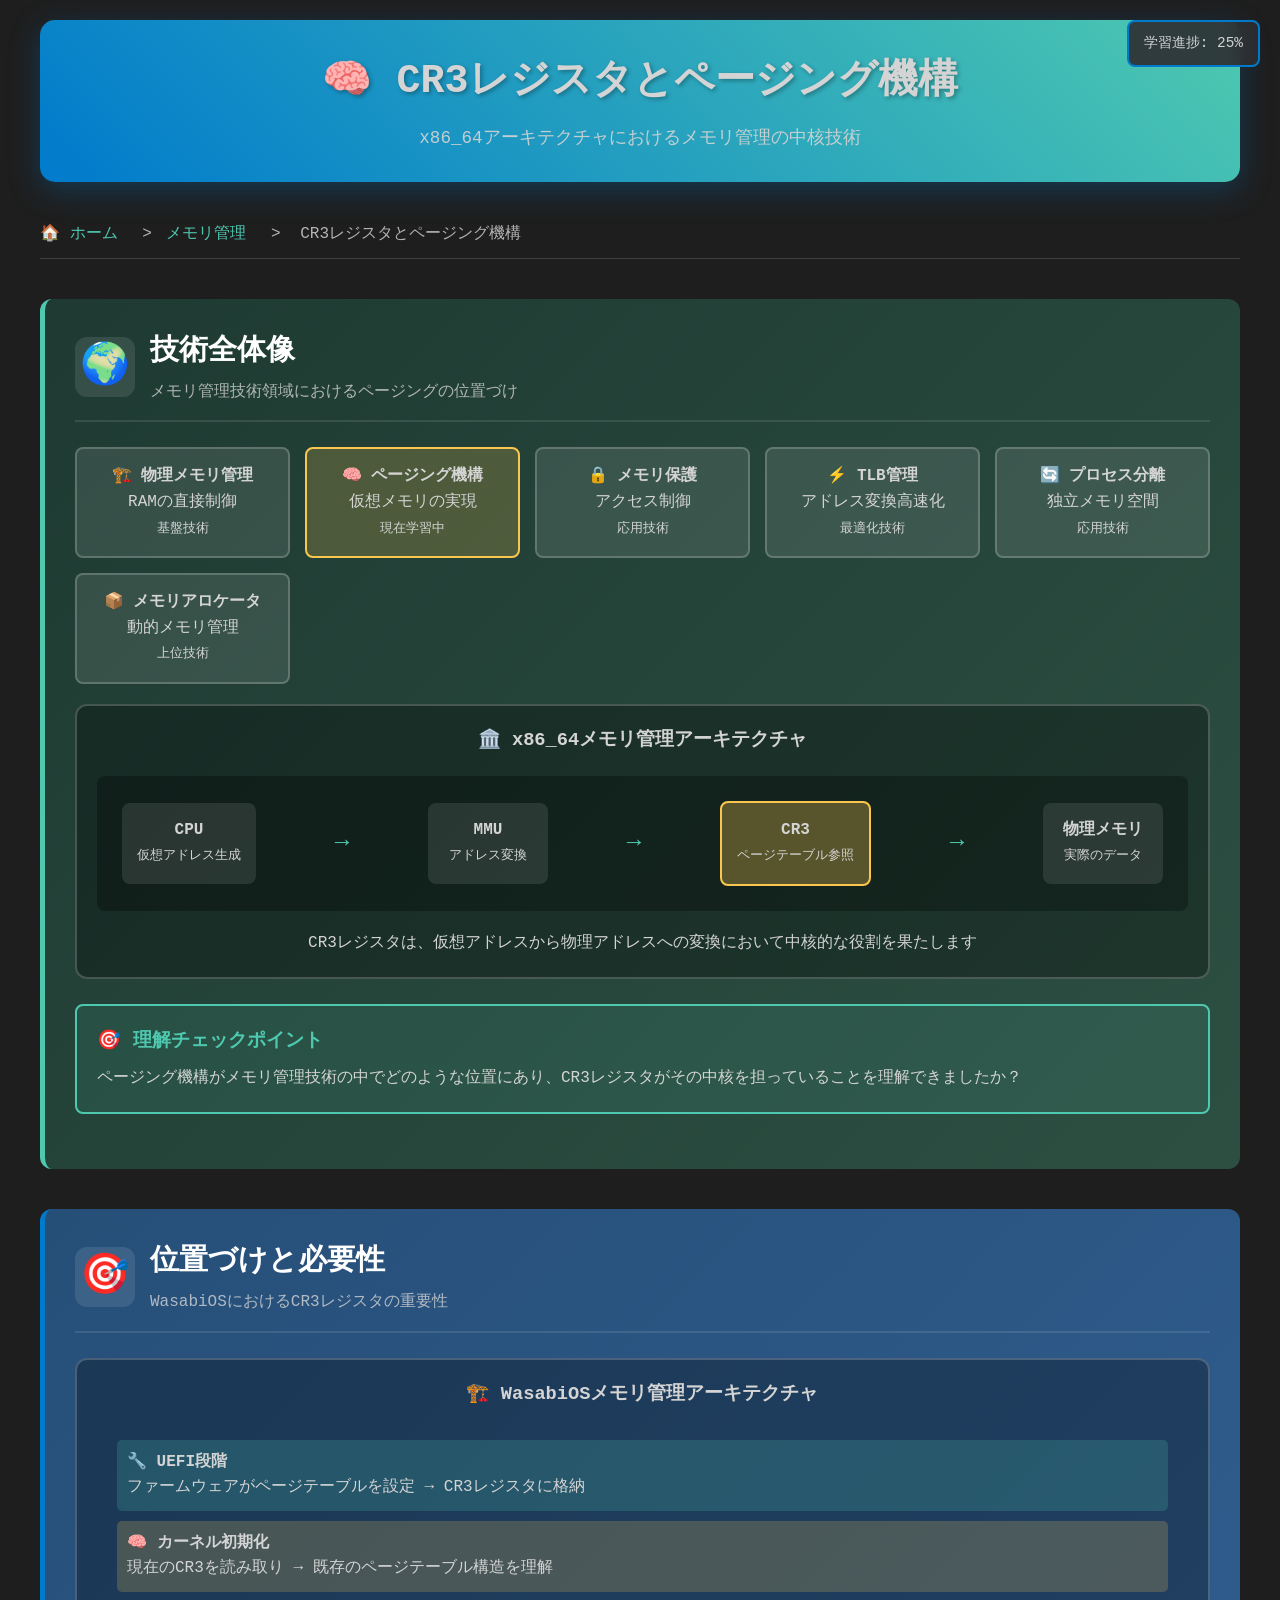
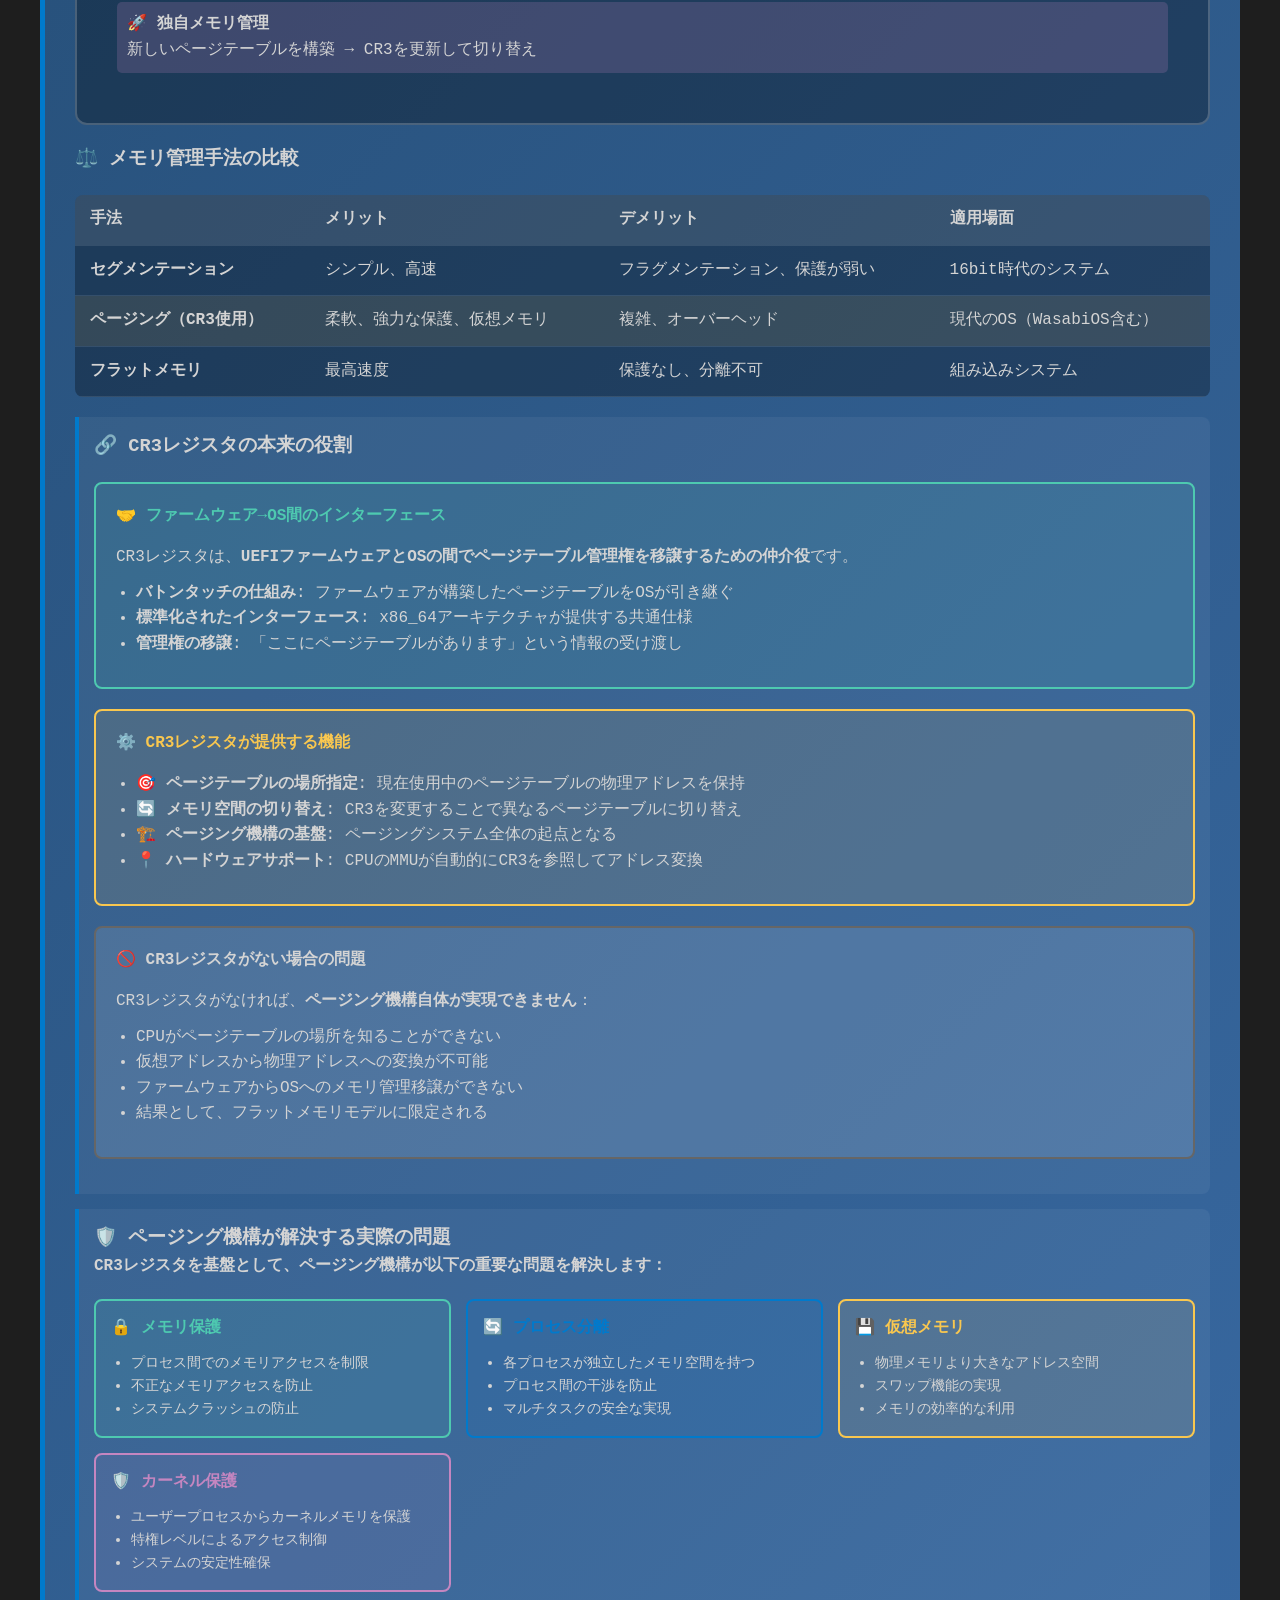
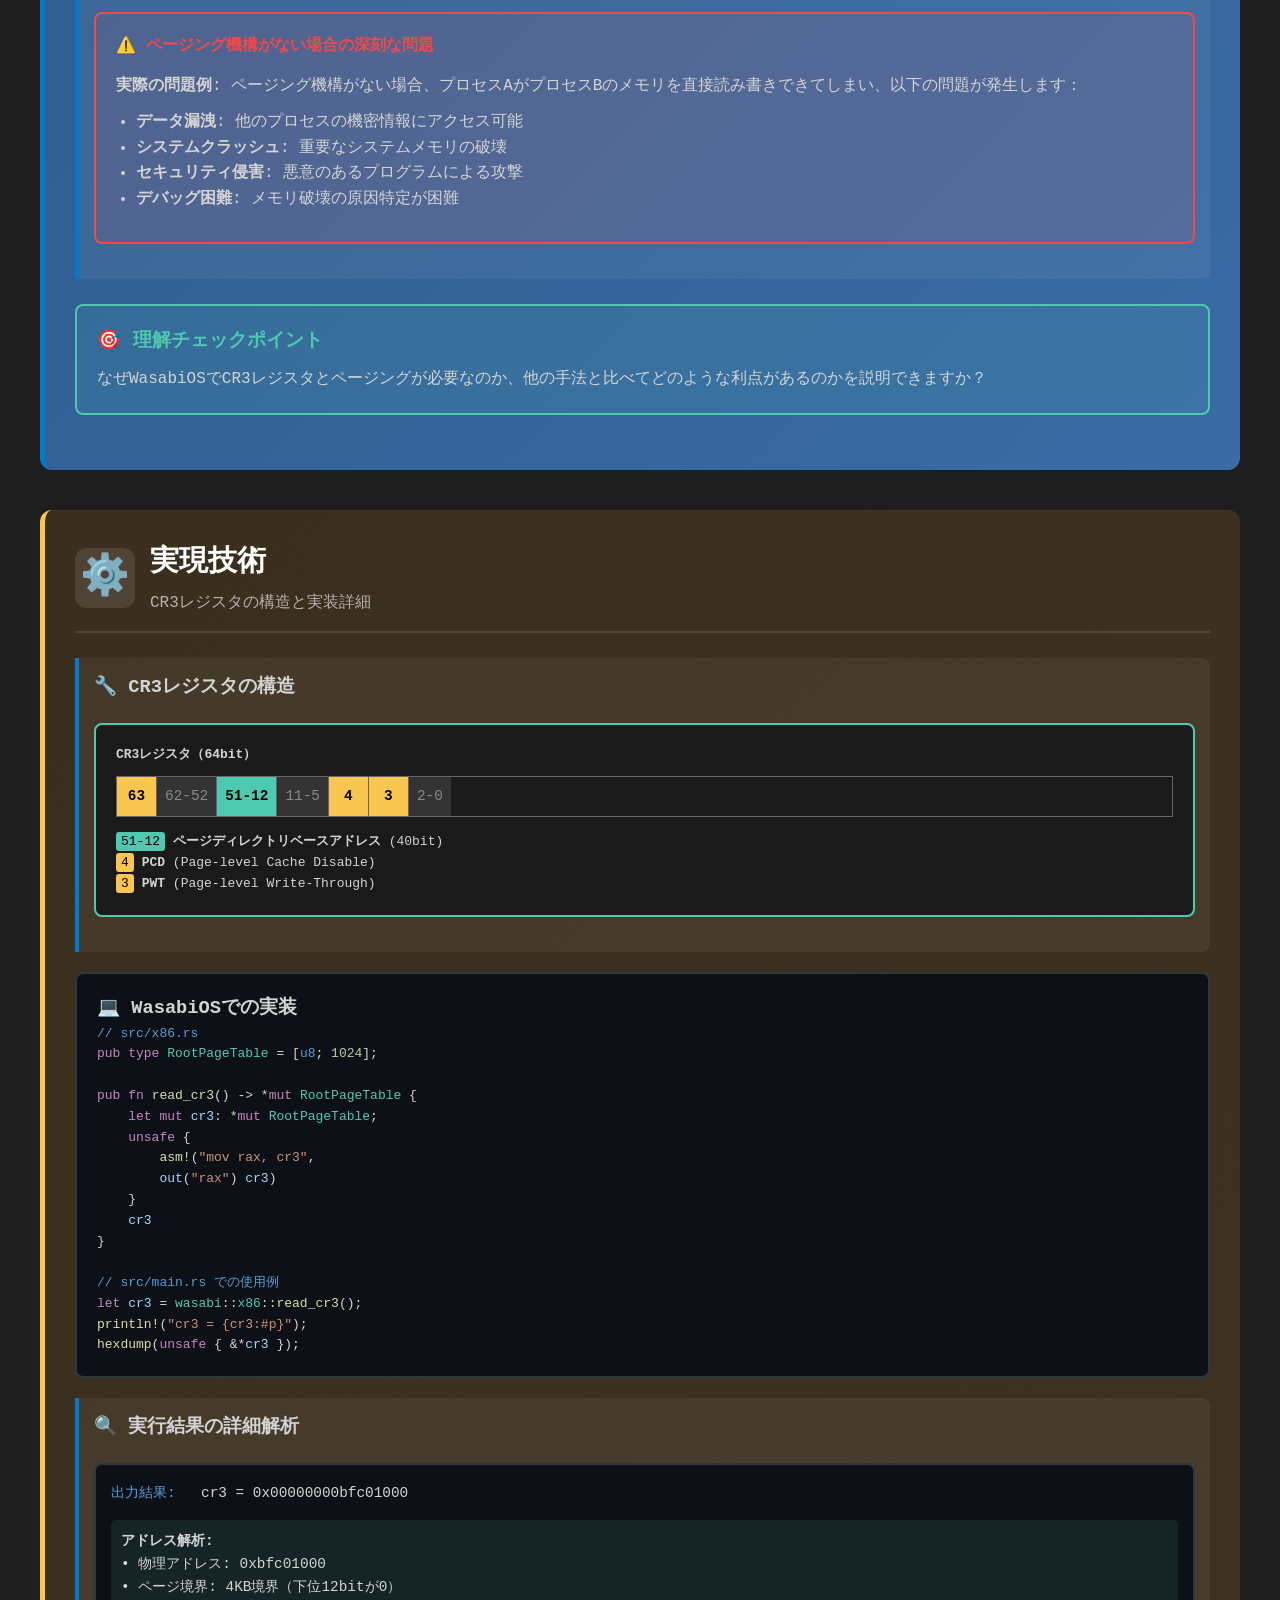
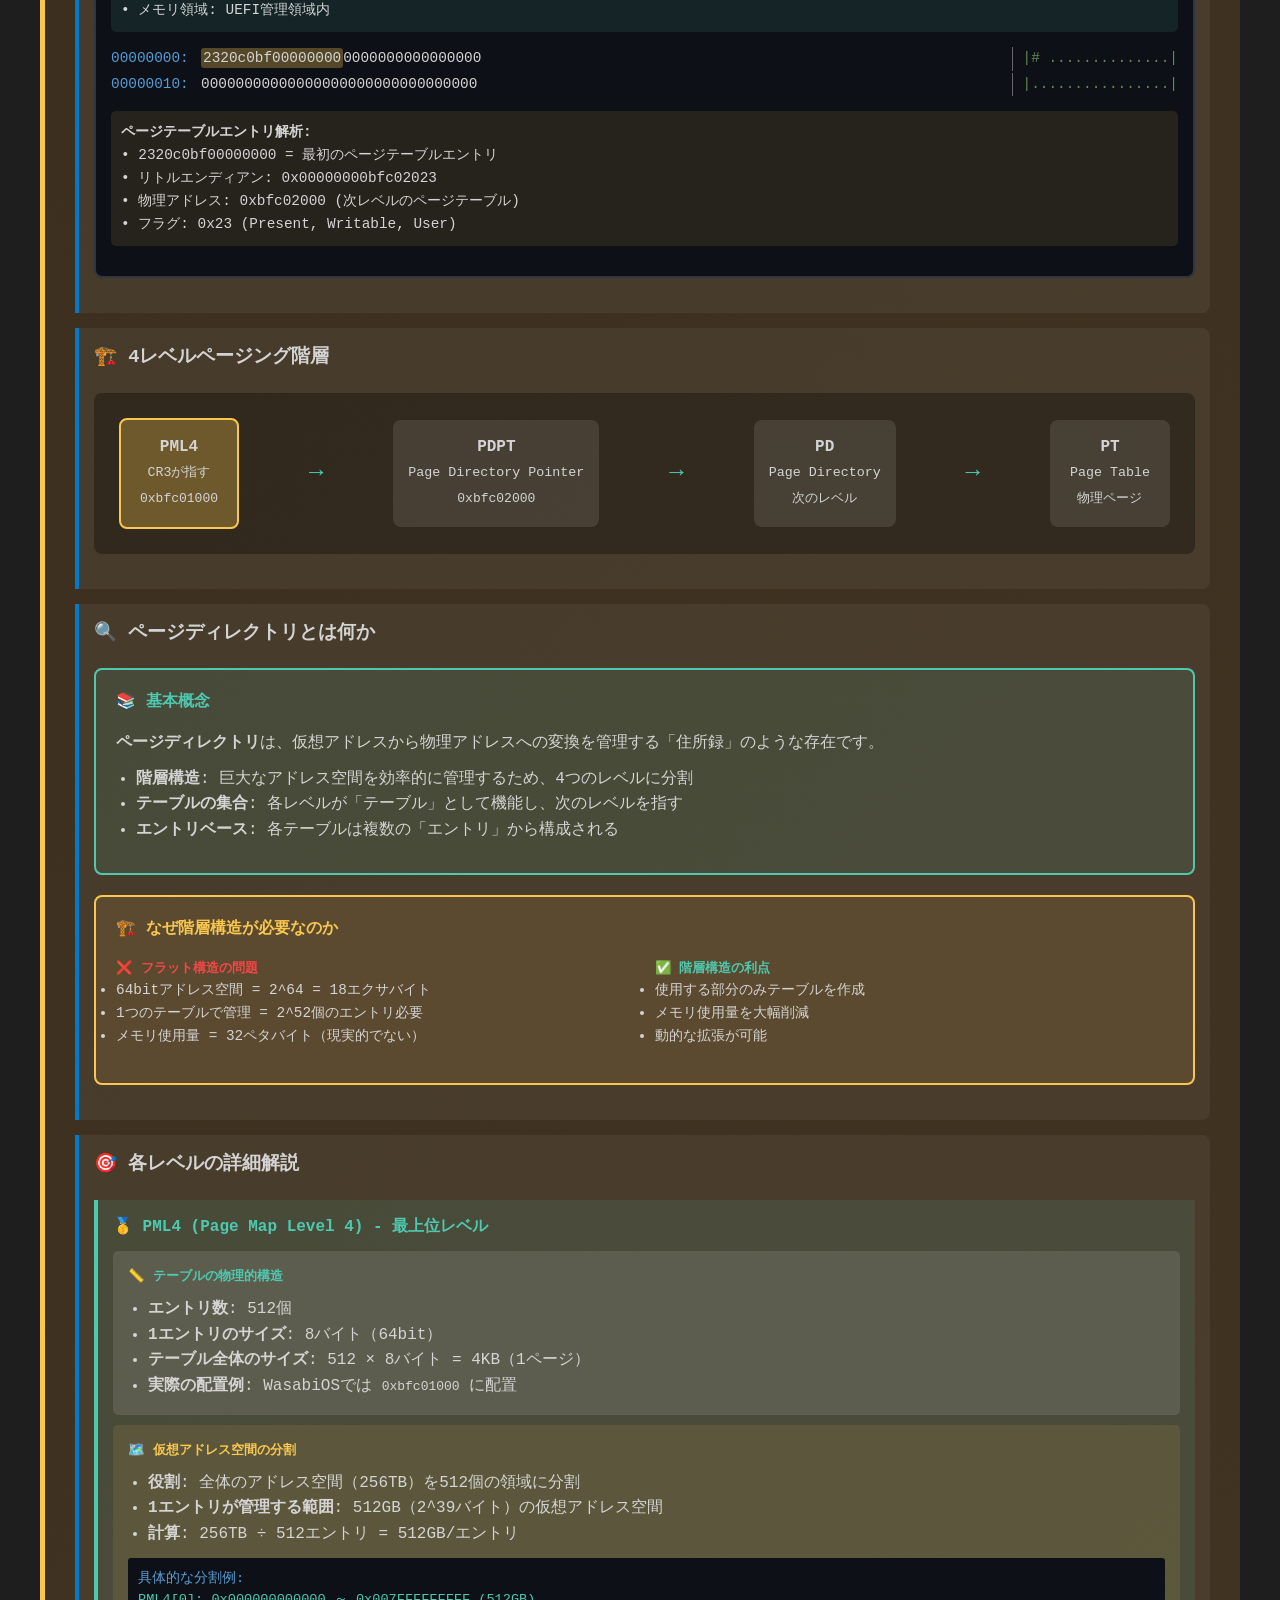
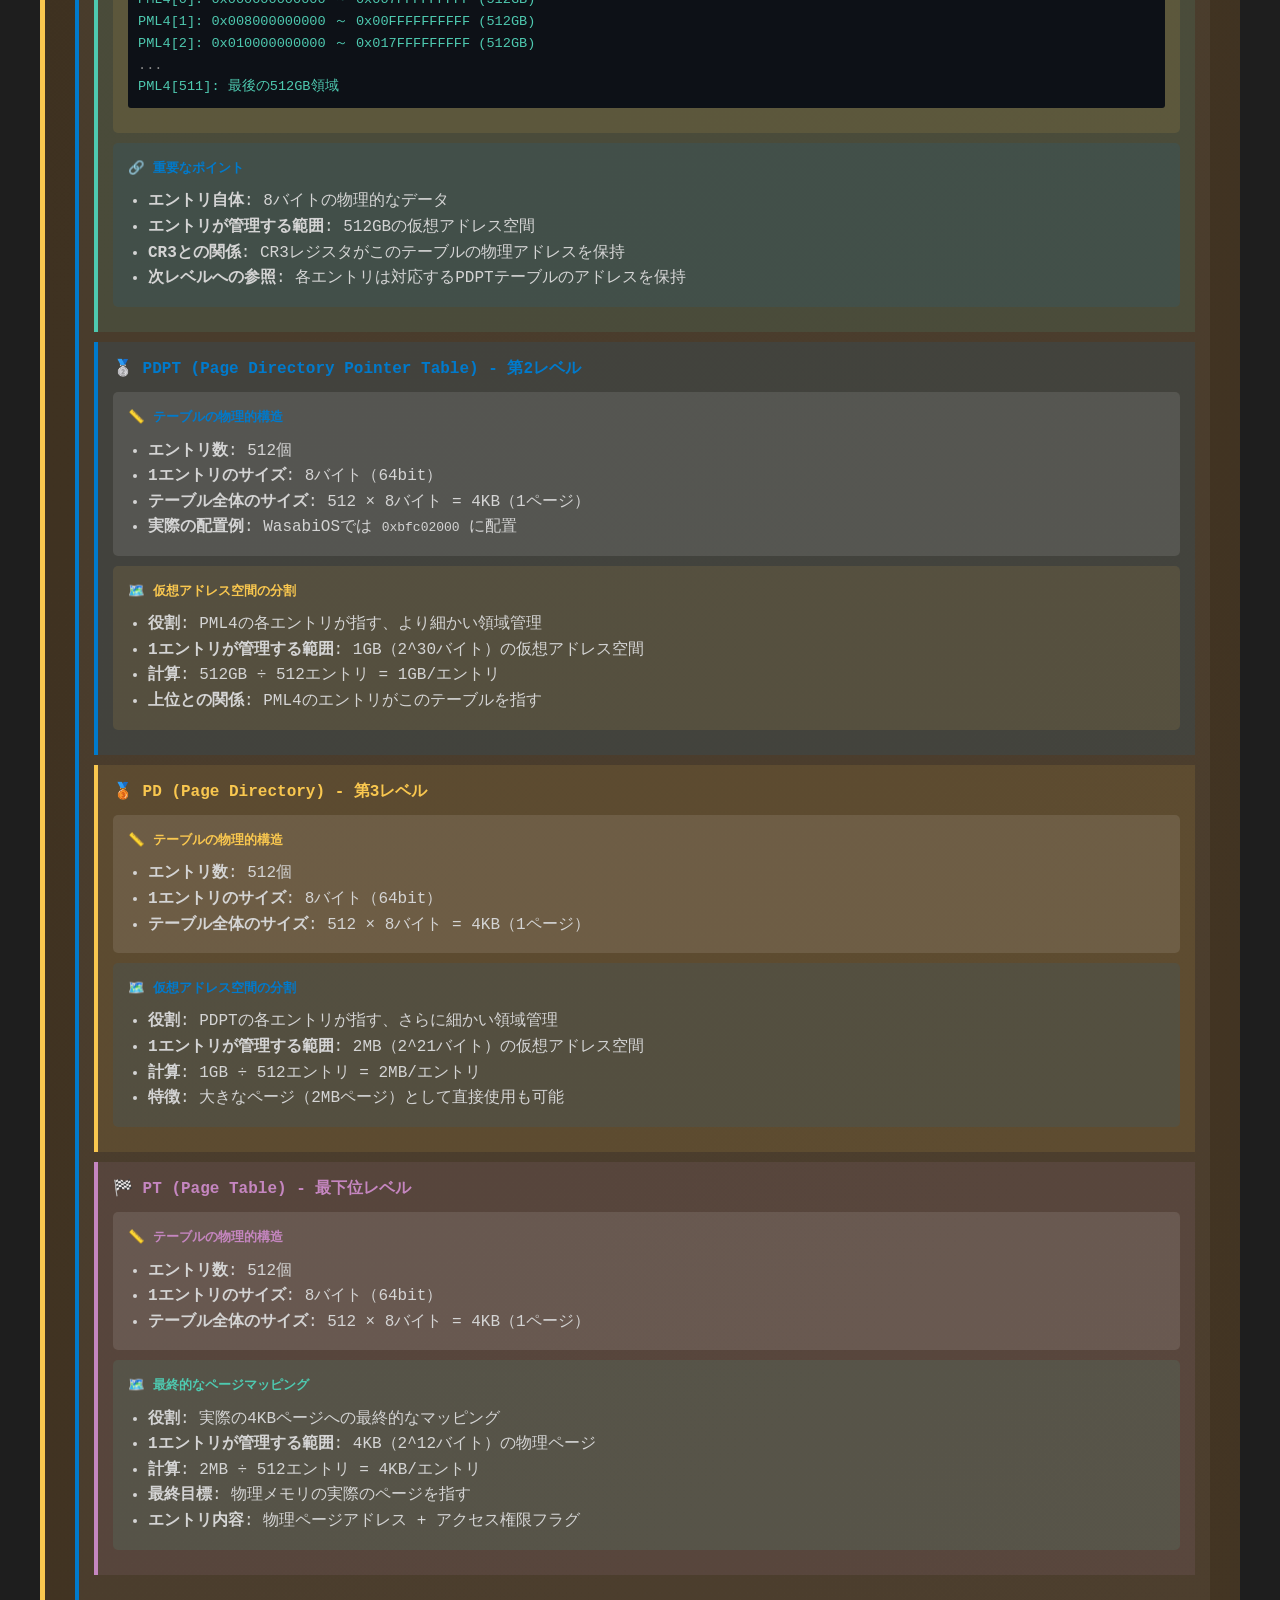
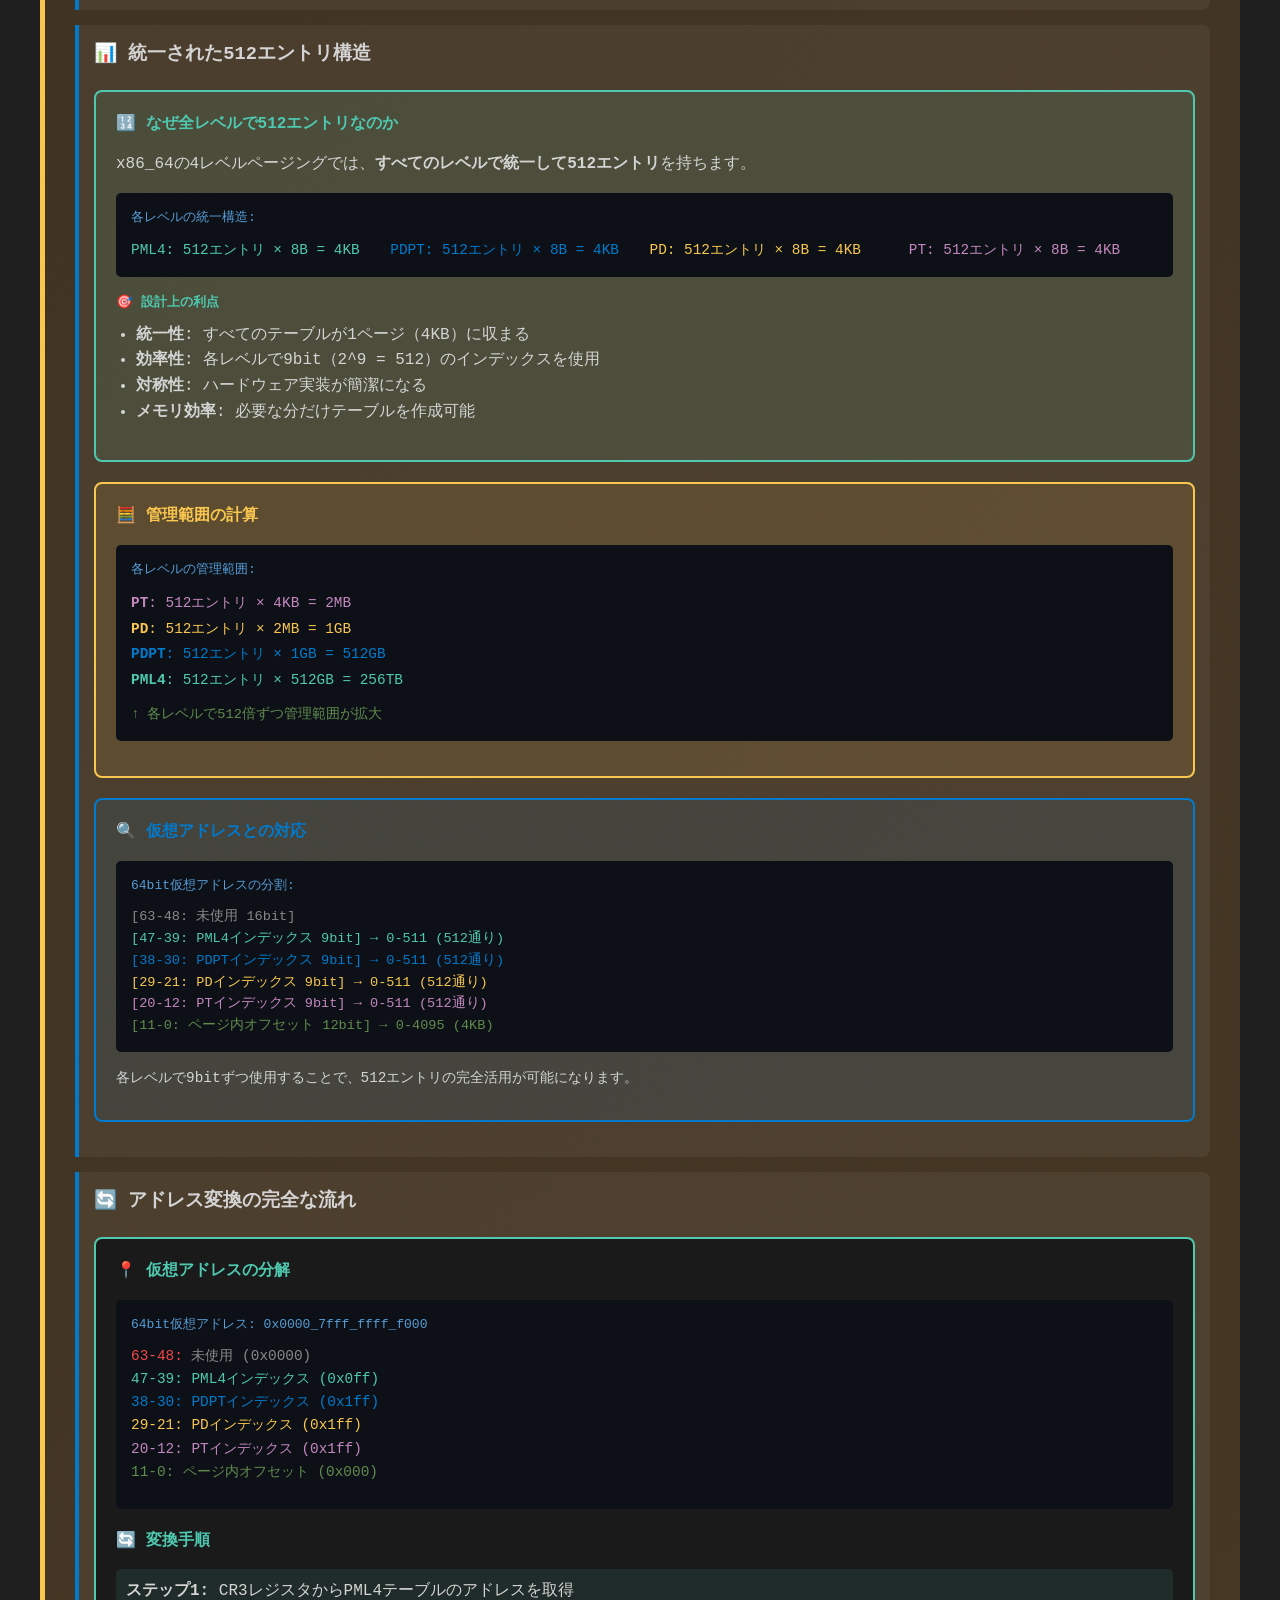
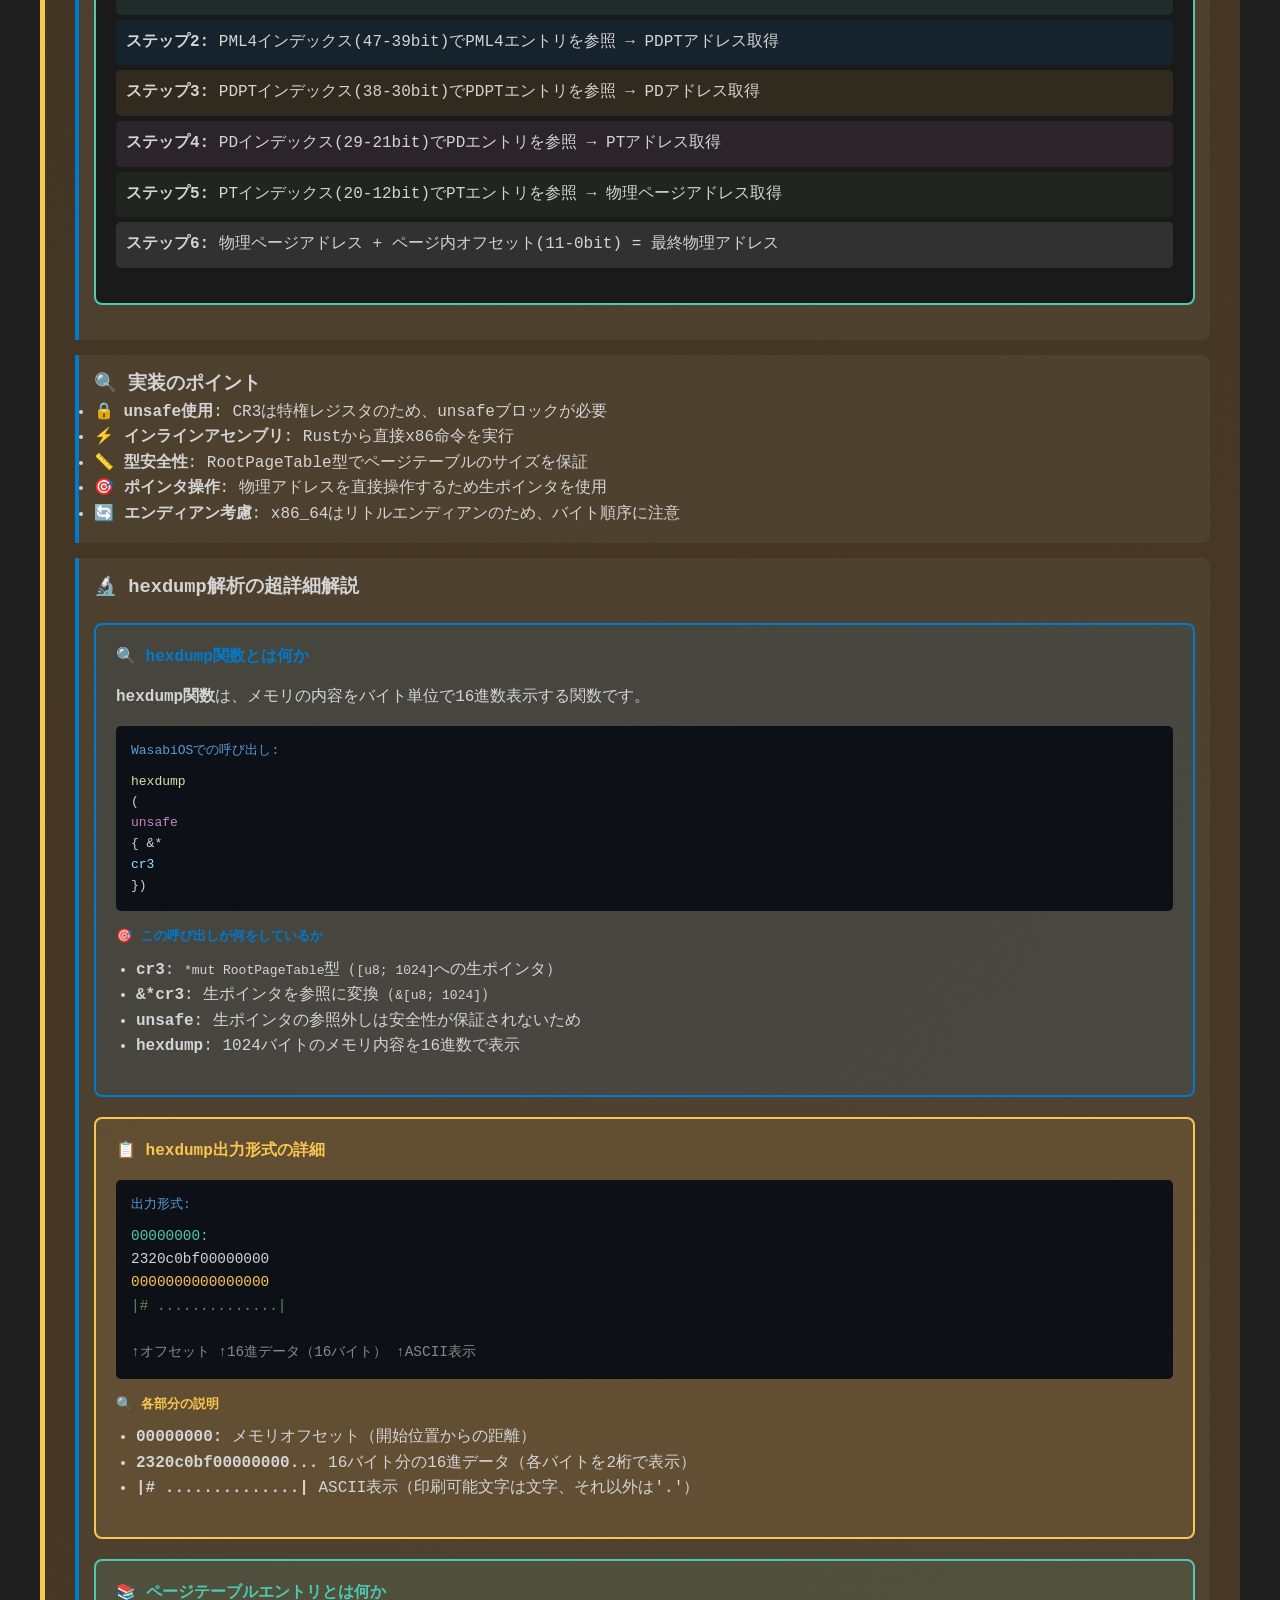
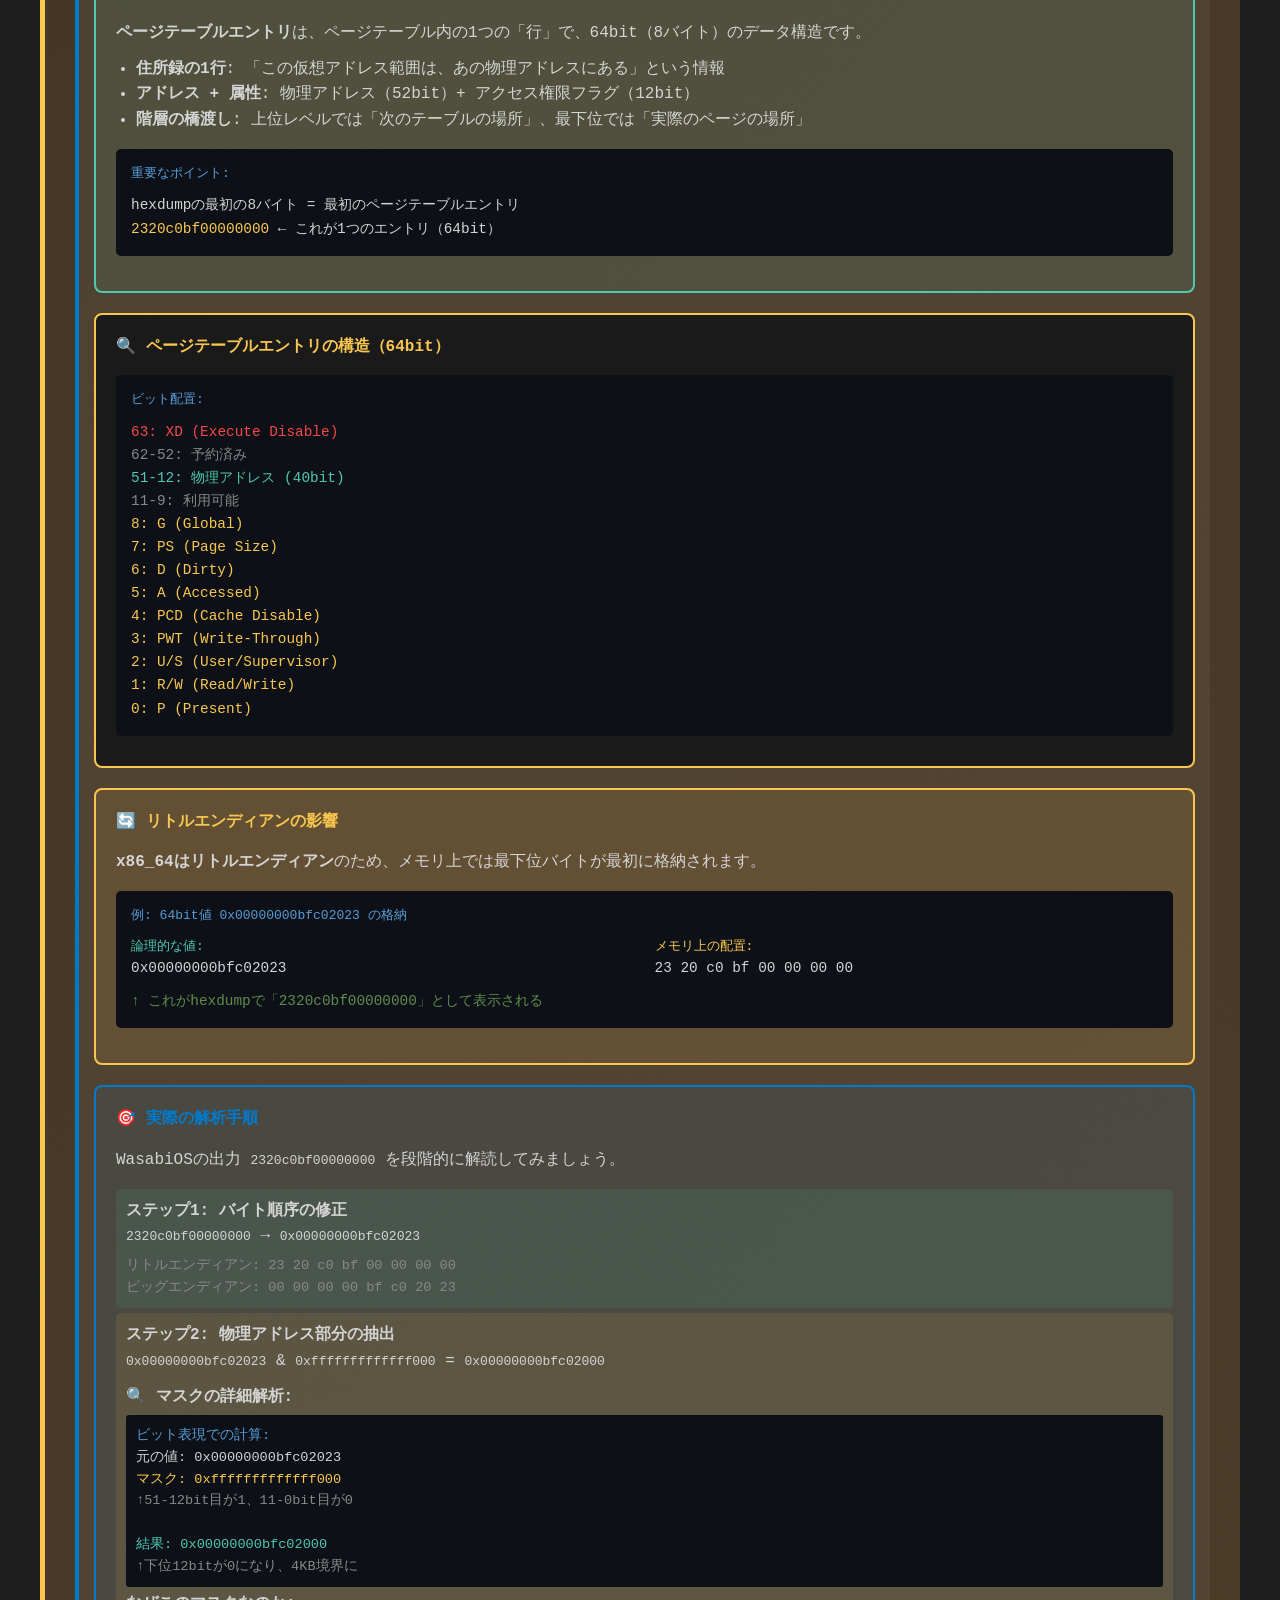
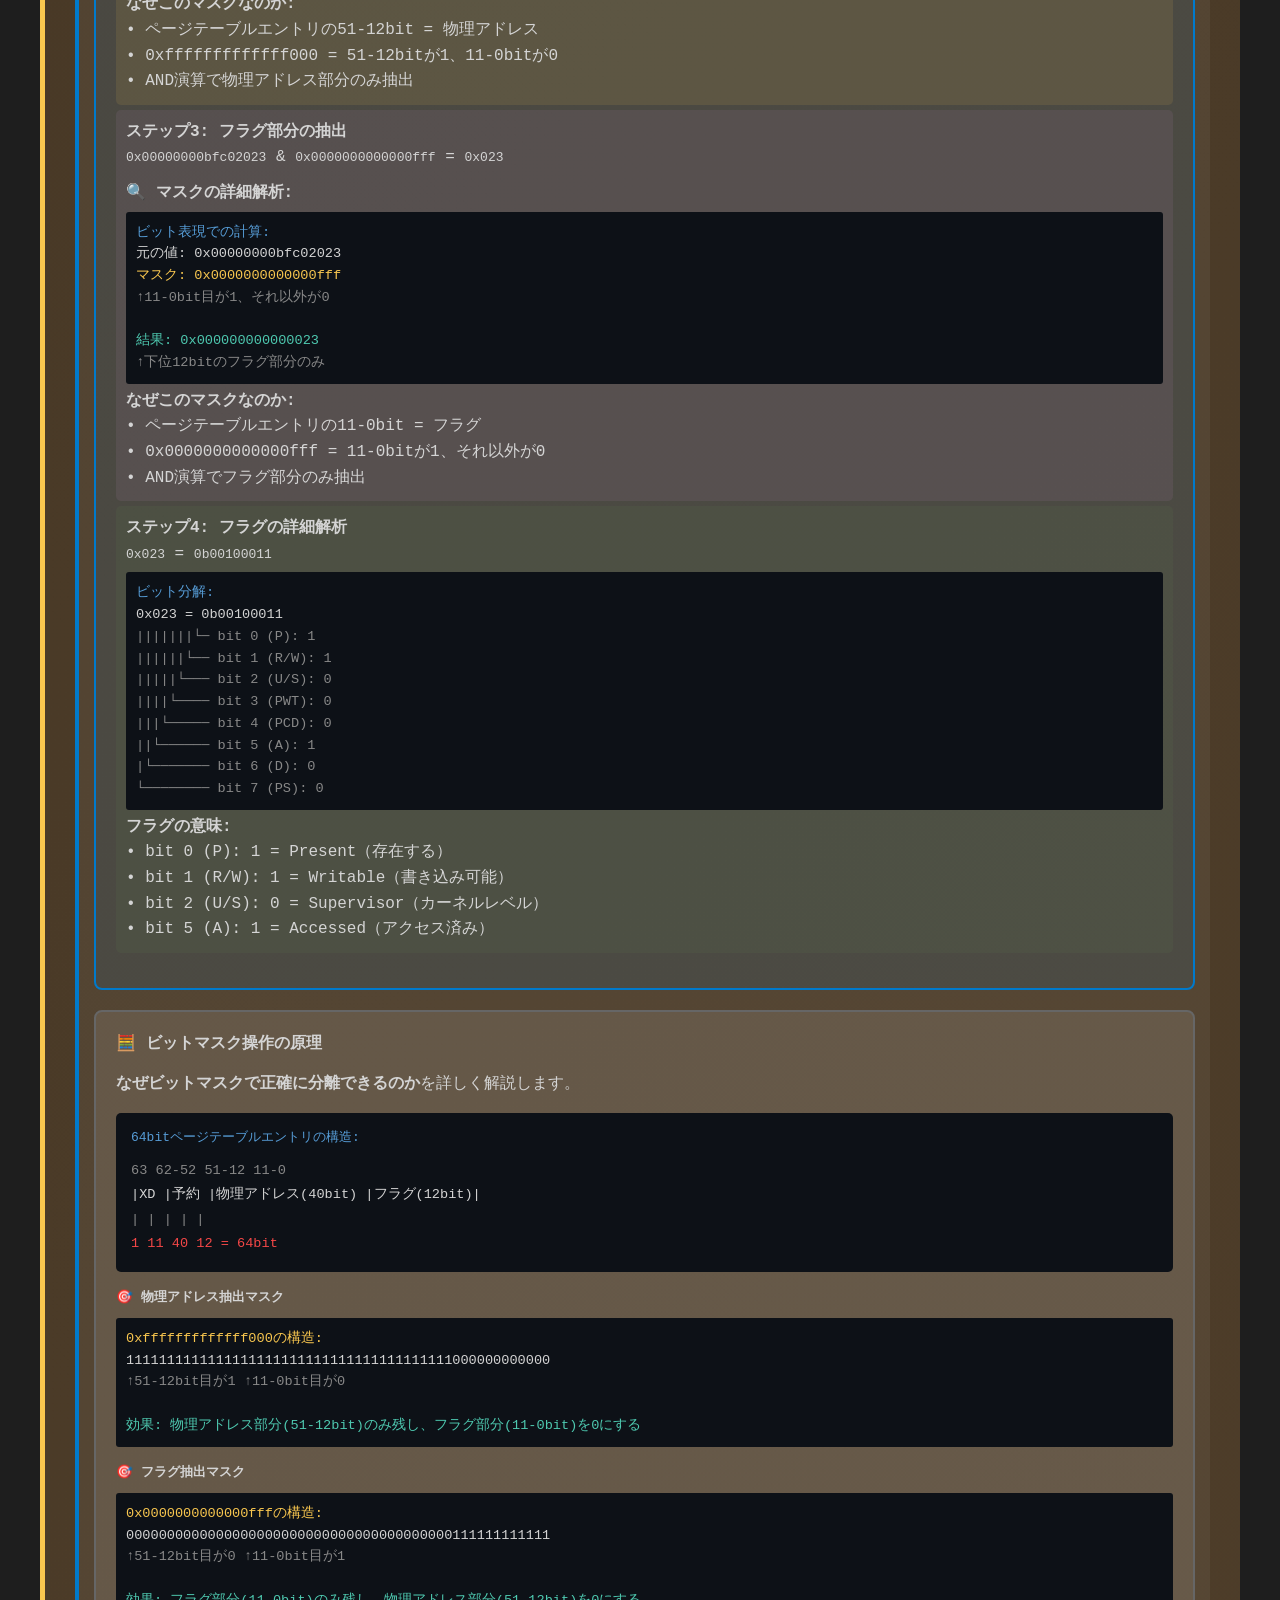
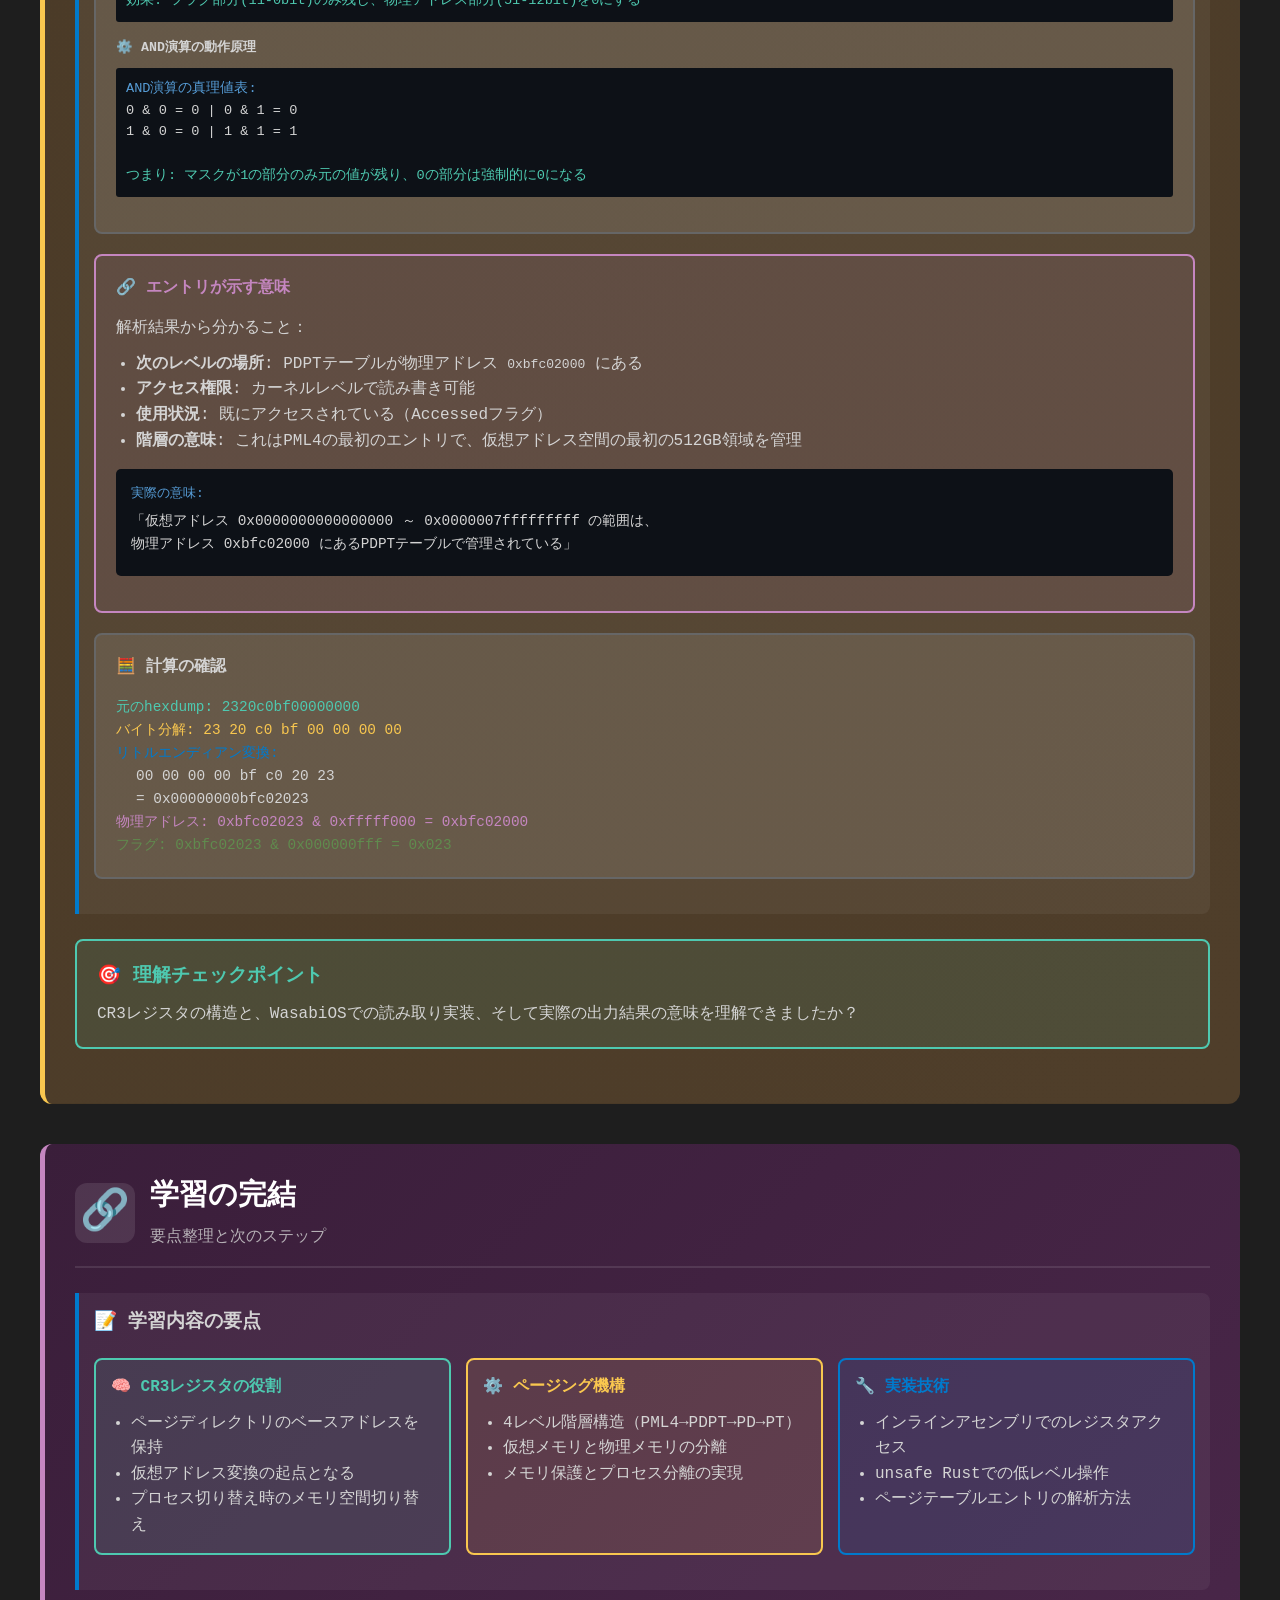
<file: docs/topics/memory-paging/index.html>
<!DOCTYPE html>
<html lang="ja">
<head>
    <meta charset="UTF-8">
    <meta name="viewport" content="width=device-width, initial-scale=1.0">
    <title>CR3レジスタとページング機構 - WasabiOS 技術解説</title>
    <link rel="stylesheet" href="../../assets/style.css">
    <style>
        /* 統一学習体験用のスタイル */
        .learning-section {
            margin: 40px 0;
            padding: 30px;
            border-radius: 12px;
            border-left: 5px solid;
            transition: all 0.3s ease;
        }

        .learning-section.overview {
            background: linear-gradient(135deg, #1e3a32 0%, #2d4f42 100%);
            border-left-color: #4ec9b0;
        }

        .learning-section.positioning {
            background: linear-gradient(135deg, #264f78 0%, #3a6ba5 100%);
            border-left-color: #007acc;
        }

        .learning-section.implementation {
            background: linear-gradient(135deg, #3a2e1e 0%, #4f3e2a 100%);
            border-left-color: #f9c74f;
        }

        .learning-section.conclusion {
            background: linear-gradient(135deg, #3a1e3a 0%, #4f2a4f 100%);
            border-left-color: #c586c0;
        }

        .section-header {
            display: flex;
            align-items: center;
            margin-bottom: 25px;
            padding-bottom: 15px;
            border-bottom: 2px solid rgba(255, 255, 255, 0.1);
        }

        .section-icon {
            font-size: 2.5rem;
            margin-right: 15px;
            width: 60px;
            height: 60px;
            display: flex;
            align-items: center;
            justify-content: center;
            border-radius: 12px;
            background: rgba(255, 255, 255, 0.1);
        }

        .section-title {
            font-size: 1.8rem;
            font-weight: 700;
            color: #ffffff;
        }

        .section-subtitle {
            font-size: 1rem;
            opacity: 0.8;
            margin-top: 5px;
        }

        .tech-map {
            display: grid;
            grid-template-columns: repeat(auto-fit, minmax(200px, 1fr));
            gap: 15px;
            margin: 20px 0;
        }

        .tech-node {
            background: rgba(255, 255, 255, 0.1);
            border: 2px solid rgba(255, 255, 255, 0.2);
            border-radius: 8px;
            padding: 15px;
            text-align: center;
            transition: all 0.3s ease;
            cursor: pointer;
        }

        .tech-node:hover {
            transform: translateY(-3px);
            border-color: #4ec9b0;
            box-shadow: 0 5px 20px rgba(78, 201, 176, 0.3);
        }

        .tech-node.current {
            border-color: #f9c74f;
            background: rgba(249, 199, 79, 0.2);
        }

        .architecture-diagram {
            background: rgba(0, 0, 0, 0.3);
            border: 2px solid rgba(255, 255, 255, 0.2);
            border-radius: 12px;
            padding: 20px;
            margin: 20px 0;
            text-align: center;
        }

        .comparison-table {
            width: 100%;
            border-collapse: collapse;
            margin: 20px 0;
            background: rgba(0, 0, 0, 0.3);
            border-radius: 8px;
            overflow: hidden;
        }

        .comparison-table th,
        .comparison-table td {
            padding: 12px 15px;
            text-align: left;
            border-bottom: 1px solid rgba(255, 255, 255, 0.1);
        }

        .comparison-table th {
            background: rgba(255, 255, 255, 0.1);
            font-weight: 600;
        }

        .comparison-table tr:hover {
            background: rgba(255, 255, 255, 0.05);
        }

        .code-implementation {
            background: #0d1117;
            border: 2px solid #30363d;
            border-radius: 8px;
            padding: 20px;
            margin: 20px 0;
            font-family: 'Courier New', monospace;
            overflow-x: auto;
        }

        .code-explanation {
            background: rgba(255, 255, 255, 0.05);
            border-left: 4px solid #007acc;
            padding: 15px;
            margin: 15px 0;
            border-radius: 0 8px 8px 0;
        }

        .learning-checkpoint {
            background: rgba(78, 201, 176, 0.1);
            border: 2px solid #4ec9b0;
            border-radius: 8px;
            padding: 20px;
            margin: 25px 0;
        }

        .checkpoint-title {
            font-size: 1.2rem;
            font-weight: 600;
            color: #4ec9b0;
            margin-bottom: 10px;
        }

        .next-steps {
            display: grid;
            grid-template-columns: repeat(auto-fit, minmax(250px, 1fr));
            gap: 15px;
            margin: 20px 0;
        }

        .next-step-card {
            background: rgba(255, 255, 255, 0.05);
            border: 2px solid rgba(255, 255, 255, 0.1);
            border-radius: 8px;
            padding: 15px;
            transition: all 0.3s ease;
        }

        .next-step-card:hover {
            border-color: #007acc;
            transform: translateY(-2px);
        }

        .step-card-title {
            font-weight: 600;
            color: #569cd6;
            margin-bottom: 8px;
        }

        .progress-indicator {
            position: fixed;
            top: 20px;
            right: 20px;
            background: rgba(45, 45, 48, 0.9);
            border: 2px solid #007acc;
            border-radius: 8px;
            padding: 10px 15px;
            backdrop-filter: blur(10px);
            z-index: 100;
        }

        .progress-text {
            font-size: 0.9rem;
            color: #d4d4d4;
        }

        .register-diagram {
            background: #1a1a1a;
            border: 2px solid #4ec9b0;
            border-radius: 8px;
            padding: 20px;
            margin: 20px 0;
            font-family: monospace;
        }

        .bit-field {
            display: flex;
            border: 1px solid #666;
            margin: 10px 0;
        }

        .bit-box {
            padding: 8px;
            text-align: center;
            border-right: 1px solid #666;
            min-width: 40px;
            font-size: 0.9rem;
        }

        .bit-box:last-child {
            border-right: none;
        }

        .bit-box.reserved {
            background: #333;
            color: #888;
        }

        .bit-box.address {
            background: #4ec9b0;
            color: #000;
            font-weight: bold;
        }

        .bit-box.flags {
            background: #f9c74f;
            color: #000;
            font-weight: bold;
        }

        .hexdump-container {
            background: #0d1117;
            border: 2px solid #30363d;
            border-radius: 8px;
            padding: 15px;
            margin: 20px 0;
            font-family: 'Courier New', monospace;
            font-size: 0.9rem;
        }

        .hexdump-line {
            margin: 2px 0;
            display: flex;
            align-items: center;
        }

        .hex-address {
            color: #569cd6;
            margin-right: 10px;
            min-width: 80px;
        }

        .hex-data {
            color: #d4d4d4;
            margin-right: 10px;
            flex: 1;
        }

        .hex-ascii {
            color: #608b4e;
            border-left: 1px solid #666;
            padding-left: 10px;
        }

        .highlight-entry {
            background: rgba(249, 199, 79, 0.3);
            padding: 2px;
            border-radius: 3px;
        }

        .page-table-hierarchy {
            display: flex;
            justify-content: space-between;
            align-items: center;
            margin: 20px 0;
            padding: 20px;
            background: rgba(0, 0, 0, 0.3);
            border-radius: 8px;
            flex-wrap: wrap;
        }

        .page-level {
            text-align: center;
            padding: 15px;
            background: rgba(255, 255, 255, 0.1);
            border-radius: 8px;
            margin: 5px;
            min-width: 120px;
        }

        .page-level.current {
            background: rgba(249, 199, 79, 0.3);
            border: 2px solid #f9c74f;
        }

        .arrow {
            font-size: 1.5rem;
            color: #4ec9b0;
            margin: 0 10px;
        }

        @media (max-width: 768px) {
            .learning-section {
                margin: 20px 0;
                padding: 20px;
            }
            
            .section-icon {
                width: 50px;
                height: 50px;
                font-size: 2rem;
            }
            
            .section-title {
                font-size: 1.5rem;
            }
            
            .progress-indicator {
                position: relative;
                top: auto;
                right: auto;
                margin-bottom: 20px;
            }

            .page-table-hierarchy {
                flex-direction: column;
            }

            .arrow {
                transform: rotate(90deg);
            }
        }
    </style>
</head>
<body>
    <div class="container">
        <!-- ヘッダー -->
        <header class="page-header">
            <h1 class="page-title">🧠 CR3レジスタとページング機構</h1>
            <p class="page-subtitle">x86_64アーキテクチャにおけるメモリ管理の中核技術</p>
        </header>

        <!-- パンくずリスト -->
        <nav class="breadcrumb">
            <a href="../../index.html">🏠 ホーム</a>
            <span>></span>
            <a href="../../index.html#memory-management">メモリ管理</a>
            <span>></span>
            <span>CR3レジスタとページング機構</span>
        </nav>

        <!-- 学習進捗インジケーター -->
        <div class="progress-indicator">
            <div class="progress-text">学習進捗: <span id="learningProgress">0%</span></div>
        </div>

        <!-- メインコンテンツ -->
        <main>
            <!-- セクション1: 技術全体像 -->
            <section class="learning-section overview" id="section-overview">
                <div class="section-header">
                    <div class="section-icon">🌍</div>
                    <div>
                        <h2 class="section-title">技術全体像</h2>
                        <p class="section-subtitle">メモリ管理技術領域におけるページングの位置づけ</p>
                    </div>
                </div>

                <div class="tech-map">
                    <div class="tech-node">
                        <h4>🏗️ 物理メモリ管理</h4>
                        <p>RAMの直接制御</p>
                        <small>基盤技術</small>
                    </div>
                    <div class="tech-node current">
                        <h4>🧠 ページング機構</h4>
                        <p>仮想メモリの実現</p>
                        <small>現在学習中</small>
                    </div>
                    <div class="tech-node">
                        <h4>🔒 メモリ保護</h4>
                        <p>アクセス制御</p>
                        <small>応用技術</small>
                    </div>
                    <div class="tech-node">
                        <h4>⚡ TLB管理</h4>
                        <p>アドレス変換高速化</p>
                        <small>最適化技術</small>
                    </div>
                    <div class="tech-node">
                        <h4>🔄 プロセス分離</h4>
                        <p>独立メモリ空間</p>
                        <small>応用技術</small>
                    </div>
                    <div class="tech-node">
                        <h4>📦 メモリアロケータ</h4>
                        <p>動的メモリ管理</p>
                        <small>上位技術</small>
                    </div>
                </div>

                <div class="architecture-diagram">
                    <h3>🏛️ x86_64メモリ管理アーキテクチャ</h3>
                    <div class="page-table-hierarchy">
                        <div class="page-level">
                            <strong>CPU</strong><br>
                            <small>仮想アドレス生成</small>
                        </div>
                        <div class="arrow">→</div>
                        <div class="page-level">
                            <strong>MMU</strong><br>
                            <small>アドレス変換</small>
                        </div>
                        <div class="arrow">→</div>
                        <div class="page-level current">
                            <strong>CR3</strong><br>
                            <small>ページテーブル参照</small>
                        </div>
                        <div class="arrow">→</div>
                        <div class="page-level">
                            <strong>物理メモリ</strong><br>
                            <small>実際のデータ</small>
                        </div>
                    </div>
                    <p>CR3レジスタは、仮想アドレスから物理アドレスへの変換において中核的な役割を果たします</p>
                </div>

                <div class="learning-checkpoint">
                    <div class="checkpoint-title">🎯 理解チェックポイント</div>
                    <p>ページング機構がメモリ管理技術の中でどのような位置にあり、CR3レジスタがその中核を担っていることを理解できましたか？</p>
                </div>
            </section>

            <!-- セクション2: 位置づけと必要性 -->
            <section class="learning-section positioning" id="section-positioning">
                <div class="section-header">
                    <div class="section-icon">🎯</div>
                    <div>
                        <h2 class="section-title">位置づけと必要性</h2>
                        <p class="section-subtitle">WasabiOSにおけるCR3レジスタの重要性</p>
                    </div>
                </div>

                <div class="architecture-diagram">
                    <h3>🏗️ WasabiOSメモリ管理アーキテクチャ</h3>
                    <div style="text-align: left; padding: 20px;">
                        <div style="margin: 10px 0; padding: 10px; background: rgba(78, 201, 176, 0.2); border-radius: 5px;">
                            <strong>🔧 UEFI段階</strong><br>
                            ファームウェアがページテーブルを設定 → CR3レジスタに格納
                        </div>
                        <div style="margin: 10px 0; padding: 10px; background: rgba(249, 199, 79, 0.2); border-radius: 5px;">
                            <strong>🧠 カーネル初期化</strong><br>
                            現在のCR3を読み取り → 既存のページテーブル構造を理解
                        </div>
                        <div style="margin: 10px 0; padding: 10px; background: rgba(197, 134, 192, 0.2); border-radius: 5px;">
                            <strong>🚀 独自メモリ管理</strong><br>
                            新しいページテーブルを構築 → CR3を更新して切り替え
                        </div>
                    </div>
                </div>

                <table class="comparison-table">
                    <h3>⚖️ メモリ管理手法の比較</h3>
                    <thead>
                        <tr>
                            <th>手法</th>
                            <th>メリット</th>
                            <th>デメリット</th>
                            <th>適用場面</th>
                        </tr>
                    </thead>
                    <tbody>
                        <tr>
                            <td><strong>セグメンテーション</strong></td>
                            <td>シンプル、高速</td>
                            <td>フラグメンテーション、保護が弱い</td>
                            <td>16bit時代のシステム</td>
                        </tr>
                        <tr style="background: rgba(249, 199, 79, 0.1);">
                            <td><strong>ページング（CR3使用）</strong></td>
                            <td>柔軟、強力な保護、仮想メモリ</td>
                            <td>複雑、オーバーヘッド</td>
                            <td>現代のOS（WasabiOS含む）</td>
                        </tr>
                        <tr>
                            <td><strong>フラットメモリ</strong></td>
                            <td>最高速度</td>
                            <td>保護なし、分離不可</td>
                            <td>組み込みシステム</td>
                        </tr>
                    </tbody>
                </table>

                <div class="code-explanation">
                    <h3>🔗 CR3レジスタの本来の役割</h3>
                    <div style="background: rgba(78, 201, 176, 0.1); border: 2px solid #4ec9b0; border-radius: 8px; padding: 20px; margin: 20px 0;">
                        <h4 style="color: #4ec9b0; margin-bottom: 15px;">🤝 ファームウェア→OS間のインターフェース</h4>
                        <p>CR3レジスタは、<strong>UEFIファームウェアとOSの間でページテーブル管理権を移譲するための仲介役</strong>です。</p>
                        <ul style="margin: 10px 0; padding-left: 20px;">
                            <li><strong>バトンタッチの仕組み</strong>: ファームウェアが構築したページテーブルをOSが引き継ぐ</li>
                            <li><strong>標準化されたインターフェース</strong>: x86_64アーキテクチャが提供する共通仕様</li>
                            <li><strong>管理権の移譲</strong>: 「ここにページテーブルがあります」という情報の受け渡し</li>
                        </ul>
                    </div>

                    <div style="background: rgba(249, 199, 79, 0.1); border: 2px solid #f9c74f; border-radius: 8px; padding: 20px; margin: 20px 0;">
                        <h4 style="color: #f9c74f; margin-bottom: 15px;">⚙️ CR3レジスタが提供する機能</h4>
                        <ul style="margin: 10px 0; padding-left: 20px;">
                            <li><strong>🎯 ページテーブルの場所指定</strong>: 現在使用中のページテーブルの物理アドレスを保持</li>
                            <li><strong>🔄 メモリ空間の切り替え</strong>: CR3を変更することで異なるページテーブルに切り替え</li>
                            <li><strong>🏗️ ページング機構の基盤</strong>: ページングシステム全体の起点となる</li>
                            <li><strong>📍 ハードウェアサポート</strong>: CPUのMMUが自動的にCR3を参照してアドレス変換</li>
                        </ul>
                    </div>

                    <div style="background: rgba(255, 255, 255, 0.1); border: 2px solid #666; border-radius: 8px; padding: 20px; margin: 20px 0;">
                        <h4 style="color: #d4d4d4; margin-bottom: 15px;">🚫 CR3レジスタがない場合の問題</h4>
                        <p>CR3レジスタがなければ、<strong>ページング機構自体が実現できません</strong>：</p>
                        <ul style="margin: 10px 0; padding-left: 20px;">
                            <li>CPUがページテーブルの場所を知ることができない</li>
                            <li>仮想アドレスから物理アドレスへの変換が不可能</li>
                            <li>ファームウェアからOSへのメモリ管理移譲ができない</li>
                            <li>結果として、フラットメモリモデルに限定される</li>
                        </ul>
                    </div>
                </div>

                <div class="code-explanation">
                    <h3>🛡️ ページング機構が解決する実際の問題</h3>
                    <p><strong>CR3レジスタを基盤として、ページング機構が以下の重要な問題を解決します：</strong></p>
                    
                    <div style="display: grid; grid-template-columns: repeat(auto-fit, minmax(300px, 1fr)); gap: 15px; margin: 20px 0;">
                        <div style="background: rgba(78, 201, 176, 0.1); border: 2px solid #4ec9b0; border-radius: 8px; padding: 15px;">
                            <h4 style="color: #4ec9b0; margin-bottom: 10px;">🔒 メモリ保護</h4>
                            <ul style="margin: 0; padding-left: 20px; font-size: 0.9rem;">
                                <li>プロセス間でのメモリアクセスを制限</li>
                                <li>不正なメモリアクセスを防止</li>
                                <li>システムクラッシュの防止</li>
                            </ul>
                        </div>
                        
                        <div style="background: rgba(0, 122, 204, 0.1); border: 2px solid #007acc; border-radius: 8px; padding: 15px;">
                            <h4 style="color: #007acc; margin-bottom: 10px;">🔄 プロセス分離</h4>
                            <ul style="margin: 0; padding-left: 20px; font-size: 0.9rem;">
                                <li>各プロセスが独立したメモリ空間を持つ</li>
                                <li>プロセス間の干渉を防止</li>
                                <li>マルチタスクの安全な実現</li>
                            </ul>
                        </div>
                        
                        <div style="background: rgba(249, 199, 79, 0.1); border: 2px solid #f9c74f; border-radius: 8px; padding: 15px;">
                            <h4 style="color: #f9c74f; margin-bottom: 10px;">💾 仮想メモリ</h4>
                            <ul style="margin: 0; padding-left: 20px; font-size: 0.9rem;">
                                <li>物理メモリより大きなアドレス空間</li>
                                <li>スワップ機能の実現</li>
                                <li>メモリの効率的な利用</li>
                            </ul>
                        </div>
                        
                        <div style="background: rgba(197, 134, 192, 0.1); border: 2px solid #c586c0; border-radius: 8px; padding: 15px;">
                            <h4 style="color: #c586c0; margin-bottom: 10px;">🛡️ カーネル保護</h4>
                            <ul style="margin: 0; padding-left: 20px; font-size: 0.9rem;">
                                <li>ユーザープロセスからカーネルメモリを保護</li>
                                <li>特権レベルによるアクセス制御</li>
                                <li>システムの安定性確保</li>
                            </ul>
                        </div>
                    </div>

                    <div style="background: rgba(244, 71, 71, 0.1); border: 2px solid #f44747; border-radius: 8px; padding: 20px; margin: 20px 0;">
                        <h4 style="color: #f44747; margin-bottom: 15px;">⚠️ ページング機構がない場合の深刻な問題</h4>
                        <p><strong>実際の問題例</strong>: ページング機構がない場合、プロセスAがプロセスBのメモリを直接読み書きできてしまい、以下の問題が発生します：</p>
                        <ul style="margin: 10px 0; padding-left: 20px;">
                            <li><strong>データ漏洩</strong>: 他のプロセスの機密情報にアクセス可能</li>
                            <li><strong>システムクラッシュ</strong>: 重要なシステムメモリの破壊</li>
                            <li><strong>セキュリティ侵害</strong>: 悪意のあるプログラムによる攻撃</li>
                            <li><strong>デバッグ困難</strong>: メモリ破壊の原因特定が困難</li>
                        </ul>
                    </div>
                </div>

                <div class="learning-checkpoint">
                    <div class="checkpoint-title">🎯 理解チェックポイント</div>
                    <p>なぜWasabiOSでCR3レジスタとページングが必要なのか、他の手法と比べてどのような利点があるのかを説明できますか？</p>
                </div>
            </section>

            <!-- セクション3: 実現技術 -->
            <section class="learning-section implementation" id="section-implementation">
                <div class="section-header">
                    <div class="section-icon">⚙️</div>
                    <div>
                        <h2 class="section-title">実現技術</h2>
                        <p class="section-subtitle">CR3レジスタの構造と実装詳細</p>
                    </div>
                </div>

                <div class="code-explanation">
                    <h3>🔧 CR3レジスタの構造</h3>
                    <div class="register-diagram">
                        <h4>CR3レジスタ（64bit）</h4>
                        <div class="bit-field">
                            <div class="bit-box flags">63</div>
                            <div class="bit-box reserved">62-52</div>
                            <div class="bit-box address">51-12</div>
                            <div class="bit-box reserved">11-5</div>
                            <div class="bit-box flags">4</div>
                            <div class="bit-box flags">3</div>
                            <div class="bit-box reserved">2-0</div>
                        </div>
                        <div style="margin-top: 15px;">
                            <p><span style="background: #4ec9b0; color: #000; padding: 2px 5px; border-radius: 3px;">51-12</span> <strong>ページディレクトリベースアドレス</strong> (40bit)</p>
                            <p><span style="background: #f9c74f; color: #000; padding: 2px 5px; border-radius: 3px;">4</span> <strong>PCD</strong> (Page-level Cache Disable)</p>
                            <p><span style="background: #f9c74f; color: #000; padding: 2px 5px; border-radius: 3px;">3</span> <strong>PWT</strong> (Page-level Write-Through)</p>
                        </div>
                    </div>
                </div>

                <div class="code-implementation">
                    <h3>💻 WasabiOSでの実装</h3>
                    <pre><code><span style="color: #569cd6;">// src/x86.rs</span>
<span style="color: #c586c0;">pub type</span> <span style="color: #4ec9b0;">RootPageTable</span> = [<span style="color: #569cd6;">u8</span>; <span style="color: #b5cea8;">1024</span>];

<span style="color: #c586c0;">pub fn</span> <span style="color: #dcdcaa;">read_cr3</span>() -> *<span style="color: #c586c0;">mut</span> <span style="color: #4ec9b0;">RootPageTable</span> {
    <span style="color: #c586c0;">let mut</span> <span style="color: #9cdcfe;">cr3</span>: *<span style="color: #c586c0;">mut</span> <span style="color: #4ec9b0;">RootPageTable</span>;
    <span style="color: #c586c0;">unsafe</span> {
        <span style="color: #dcdcaa;">asm!</span>(<span style="color: #ce9178;">"mov rax, cr3"</span>,
        <span style="color: #9cdcfe;">out</span>(<span style="color: #ce9178;">"rax"</span>) <span style="color: #9cdcfe;">cr3</span>)
    }
    <span style="color: #9cdcfe;">cr3</span>
}

<span style="color: #569cd6;">// src/main.rs での使用例</span>
<span style="color: #c586c0;">let</span> <span style="color: #9cdcfe;">cr3</span> = <span style="color: #4ec9b0;">wasabi</span>::<span style="color: #4ec9b0;">x86</span>::<span style="color: #dcdcaa;">read_cr3</span>();
<span style="color: #dcdcaa;">println!</span>(<span style="color: #ce9178;">"cr3 = {cr3:#p}"</span>);
<span style="color: #dcdcaa;">hexdump</span>(<span style="color: #c586c0;">unsafe</span> { &*<span style="color: #9cdcfe;">cr3</span> });</code></pre>
                </div>

                <div class="code-explanation">
                    <h3>🔍 実行結果の詳細解析</h3>
                    <div class="hexdump-container">
                        <div class="hexdump-line">
                            <span class="hex-address">出力結果:</span>
                            <span class="hex-data">cr3 = 0x00000000bfc01000</span>
                        </div>
                        <div style="margin: 15px 0; padding: 10px; background: rgba(78, 201, 176, 0.1); border-radius: 5px;">
                            <strong>アドレス解析:</strong><br>
                            • 物理アドレス: <code>0xbfc01000</code><br>
                            • ページ境界: 4KB境界（下位12bitが0）<br>
                            • メモリ領域: UEFI管理領域内
                        </div>
                        
                        <div class="hexdump-line">
                            <span class="hex-address">00000000:</span>
                            <span class="hex-data"><span class="highlight-entry">2320c0bf00000000</span>0000000000000000</span>
                            <span class="hex-ascii">|# ..............|</span>
                        </div>
                        <div class="hexdump-line">
                            <span class="hex-address">00000010:</span>
                            <span class="hex-data">00000000000000000000000000000000</span>
                            <span class="hex-ascii">|................|</span>
                        </div>
                        <div style="margin: 15px 0; padding: 10px; background: rgba(249, 199, 79, 0.1); border-radius: 5px;">
                            <strong>ページテーブルエントリ解析:</strong><br>
                            • <code>2320c0bf00000000</code> = 最初のページテーブルエントリ<br>
                            • リトルエンディアン: <code>0x00000000bfc02023</code><br>
                            • 物理アドレス: <code>0xbfc02000</code> (次レベルのページテーブル)<br>
                            • フラグ: <code>0x23</code> (Present, Writable, User)
                        </div>
                    </div>
                </div>

                <div class="code-explanation">
                    <h3>🏗️ 4レベルページング階層</h3>
                    <div class="page-table-hierarchy">
                        <div class="page-level current">
                            <strong>PML4</strong><br>
                            <small>CR3が指す</small><br>
                            <code>0xbfc01000</code>
                        </div>
                        <div class="arrow">→</div>
                        <div class="page-level">
                            <strong>PDPT</strong><br>
                            <small>Page Directory Pointer</small><br>
                            <code>0xbfc02000</code>
                        </div>
                        <div class="arrow">→</div>
                        <div class="page-level">
                            <strong>PD</strong><br>
                            <small>Page Directory</small><br>
                            <code>次のレベル</code>
                        </div>
                        <div class="arrow">→</div>
                        <div class="page-level">
                            <strong>PT</strong><br>
                            <small>Page Table</small><br>
                            <code>物理ページ</code>
                        </div>
                    </div>
                </div>

                <div class="code-explanation">
                    <h3>🔍 ページディレクトリとは何か</h3>
                    <div style="background: rgba(78, 201, 176, 0.1); border: 2px solid #4ec9b0; border-radius: 8px; padding: 20px; margin: 20px 0;">
                        <h4 style="color: #4ec9b0; margin-bottom: 15px;">📚 基本概念</h4>
                        <p><strong>ページディレクトリ</strong>は、仮想アドレスから物理アドレスへの変換を管理する「住所録」のような存在です。</p>
                        <ul style="margin: 10px 0; padding-left: 20px;">
                            <li><strong>階層構造</strong>: 巨大なアドレス空間を効率的に管理するため、4つのレベルに分割</li>
                            <li><strong>テーブルの集合</strong>: 各レベルが「テーブル」として機能し、次のレベルを指す</li>
                            <li><strong>エントリベース</strong>: 各テーブルは複数の「エントリ」から構成される</li>
                        </ul>
                    </div>
                    
                    <div style="background: rgba(249, 199, 79, 0.1); border: 2px solid #f9c74f; border-radius: 8px; padding: 20px; margin: 20px 0;">
                        <h4 style="color: #f9c74f; margin-bottom: 15px;">🏗️ なぜ階層構造が必要なのか</h4>
                        <div style="display: grid; grid-template-columns: 1fr 1fr; gap: 20px; margin: 15px 0;">
                            <div>
                                <h5 style="color: #f44747;">❌ フラット構造の問題</h5>
                                <ul style="font-size: 0.9rem;">
                                    <li>64bitアドレス空間 = 2^64 = 18エクサバイト</li>
                                    <li>1つのテーブルで管理 = 2^52個のエントリ必要</li>
                                    <li>メモリ使用量 = 32ペタバイト（現実的でない）</li>
                                </ul>
                            </div>
                            <div>
                                <h5 style="color: #4ec9b0;">✅ 階層構造の利点</h5>
                                <ul style="font-size: 0.9rem;">
                                    <li>使用する部分のみテーブルを作成</li>
                                    <li>メモリ使用量を大幅削減</li>
                                    <li>動的な拡張が可能</li>
                                </ul>
                            </div>
                        </div>
                    </div>
                </div>

                <div class="code-explanation">
                    <h3>🎯 各レベルの詳細解説</h3>
                    
                    <div style="margin: 20px 0;">
                        <div style="background: rgba(78, 201, 176, 0.1); border-left: 4px solid #4ec9b0; padding: 15px; margin: 10px 0;">
                            <h4 style="color: #4ec9b0;">🥇 PML4 (Page Map Level 4) - 最上位レベル</h4>
                            
                            <div style="background: rgba(255, 255, 255, 0.1); border-radius: 5px; padding: 15px; margin: 10px 0;">
                                <h5 style="color: #4ec9b0; margin-bottom: 10px;">📏 テーブルの物理的構造</h5>
                                <ul style="margin: 0; padding-left: 20px;">
                                    <li><strong>エントリ数</strong>: 512個</li>
                                    <li><strong>1エントリのサイズ</strong>: 8バイト（64bit）</li>
                                    <li><strong>テーブル全体のサイズ</strong>: 512 × 8バイト = 4KB（1ページ）</li>
                                    <li><strong>実際の配置例</strong>: WasabiOSでは <code>0xbfc01000</code> に配置</li>
                                </ul>
                            </div>

                            <div style="background: rgba(249, 199, 79, 0.1); border-radius: 5px; padding: 15px; margin: 10px 0;">
                                <h5 style="color: #f9c74f; margin-bottom: 10px;">🗺️ 仮想アドレス空間の分割</h5>
                                <ul style="margin: 0; padding-left: 20px;">
                                    <li><strong>役割</strong>: 全体のアドレス空間（256TB）を512個の領域に分割</li>
                                    <li><strong>1エントリが管理する範囲</strong>: 512GB（2^39バイト）の仮想アドレス空間</li>
                                    <li><strong>計算</strong>: 256TB ÷ 512エントリ = 512GB/エントリ</li>
                                </ul>
                                
                                <div style="font-family: monospace; background: #0d1117; padding: 10px; border-radius: 3px; margin: 10px 0; font-size: 0.85rem;">
                                    <div style="color: #569cd6;">具体的な分割例:</div>
                                    <div style="color: #4ec9b0;">PML4[0]: 0x000000000000 ～ 0x007FFFFFFFFF (512GB)</div>
                                    <div style="color: #4ec9b0;">PML4[1]: 0x008000000000 ～ 0x00FFFFFFFFFF (512GB)</div>
                                    <div style="color: #4ec9b0;">PML4[2]: 0x010000000000 ～ 0x017FFFFFFFFF (512GB)</div>
                                    <div style="color: #888;">...</div>
                                    <div style="color: #4ec9b0;">PML4[511]: 最後の512GB領域</div>
                                </div>
                            </div>

                            <div style="background: rgba(0, 122, 204, 0.1); border-radius: 5px; padding: 15px; margin: 10px 0;">
                                <h5 style="color: #007acc; margin-bottom: 10px;">🔗 重要なポイント</h5>
                                <ul style="margin: 0; padding-left: 20px;">
                                    <li><strong>エントリ自体</strong>: 8バイトの物理的なデータ</li>
                                    <li><strong>エントリが管理する範囲</strong>: 512GBの仮想アドレス空間</li>
                                    <li><strong>CR3との関係</strong>: CR3レジスタがこのテーブルの物理アドレスを保持</li>
                                    <li><strong>次レベルへの参照</strong>: 各エントリは対応するPDPTテーブルのアドレスを保持</li>
                                </ul>
                            </div>
                        </div>

                        <div style="background: rgba(0, 122, 204, 0.1); border-left: 4px solid #007acc; padding: 15px; margin: 10px 0;">
                            <h4 style="color: #007acc;">🥈 PDPT (Page Directory Pointer Table) - 第2レベル</h4>
                            
                            <div style="background: rgba(255, 255, 255, 0.1); border-radius: 5px; padding: 15px; margin: 10px 0;">
                                <h5 style="color: #007acc; margin-bottom: 10px;">📏 テーブルの物理的構造</h5>
                                <ul style="margin: 0; padding-left: 20px;">
                                    <li><strong>エントリ数</strong>: 512個</li>
                                    <li><strong>1エントリのサイズ</strong>: 8バイト（64bit）</li>
                                    <li><strong>テーブル全体のサイズ</strong>: 512 × 8バイト = 4KB（1ページ）</li>
                                    <li><strong>実際の配置例</strong>: WasabiOSでは <code>0xbfc02000</code> に配置</li>
                                </ul>
                            </div>

                            <div style="background: rgba(249, 199, 79, 0.1); border-radius: 5px; padding: 15px; margin: 10px 0;">
                                <h5 style="color: #f9c74f; margin-bottom: 10px;">🗺️ 仮想アドレス空間の分割</h5>
                                <ul style="margin: 0; padding-left: 20px;">
                                    <li><strong>役割</strong>: PML4の各エントリが指す、より細かい領域管理</li>
                                    <li><strong>1エントリが管理する範囲</strong>: 1GB（2^30バイト）の仮想アドレス空間</li>
                                    <li><strong>計算</strong>: 512GB ÷ 512エントリ = 1GB/エントリ</li>
                                    <li><strong>上位との関係</strong>: PML4のエントリがこのテーブルを指す</li>
                                </ul>
                            </div>
                        </div>

                        <div style="background: rgba(249, 199, 79, 0.1); border-left: 4px solid #f9c74f; padding: 15px; margin: 10px 0;">
                            <h4 style="color: #f9c74f;">🥉 PD (Page Directory) - 第3レベル</h4>
                            
                            <div style="background: rgba(255, 255, 255, 0.1); border-radius: 5px; padding: 15px; margin: 10px 0;">
                                <h5 style="color: #f9c74f; margin-bottom: 10px;">📏 テーブルの物理的構造</h5>
                                <ul style="margin: 0; padding-left: 20px;">
                                    <li><strong>エントリ数</strong>: 512個</li>
                                    <li><strong>1エントリのサイズ</strong>: 8バイト（64bit）</li>
                                    <li><strong>テーブル全体のサイズ</strong>: 512 × 8バイト = 4KB（1ページ）</li>
                                </ul>
                            </div>

                            <div style="background: rgba(0, 122, 204, 0.1); border-radius: 5px; padding: 15px; margin: 10px 0;">
                                <h5 style="color: #007acc; margin-bottom: 10px;">🗺️ 仮想アドレス空間の分割</h5>
                                <ul style="margin: 0; padding-left: 20px;">
                                    <li><strong>役割</strong>: PDPTの各エントリが指す、さらに細かい領域管理</li>
                                    <li><strong>1エントリが管理する範囲</strong>: 2MB（2^21バイト）の仮想アドレス空間</li>
                                    <li><strong>計算</strong>: 1GB ÷ 512エントリ = 2MB/エントリ</li>
                                    <li><strong>特徴</strong>: 大きなページ（2MBページ）として直接使用も可能</li>
                                </ul>
                            </div>
                        </div>

                        <div style="background: rgba(197, 134, 192, 0.1); border-left: 4px solid #c586c0; padding: 15px; margin: 10px 0;">
                            <h4 style="color: #c586c0;">🏁 PT (Page Table) - 最下位レベル</h4>
                            
                            <div style="background: rgba(255, 255, 255, 0.1); border-radius: 5px; padding: 15px; margin: 10px 0;">
                                <h5 style="color: #c586c0; margin-bottom: 10px;">📏 テーブルの物理的構造</h5>
                                <ul style="margin: 0; padding-left: 20px;">
                                    <li><strong>エントリ数</strong>: 512個</li>
                                    <li><strong>1エントリのサイズ</strong>: 8バイト（64bit）</li>
                                    <li><strong>テーブル全体のサイズ</strong>: 512 × 8バイト = 4KB（1ページ）</li>
                                </ul>
                            </div>

                            <div style="background: rgba(78, 201, 176, 0.1); border-radius: 5px; padding: 15px; margin: 10px 0;">
                                <h5 style="color: #4ec9b0; margin-bottom: 10px;">🗺️ 最終的なページマッピング</h5>
                                <ul style="margin: 0; padding-left: 20px;">
                                    <li><strong>役割</strong>: 実際の4KBページへの最終的なマッピング</li>
                                    <li><strong>1エントリが管理する範囲</strong>: 4KB（2^12バイト）の物理ページ</li>
                                    <li><strong>計算</strong>: 2MB ÷ 512エントリ = 4KB/エントリ</li>
                                    <li><strong>最終目標</strong>: 物理メモリの実際のページを指す</li>
                                    <li><strong>エントリ内容</strong>: 物理ページアドレス + アクセス権限フラグ</li>
                                </ul>
                            </div>
                        </div>
                    </div>
                </div>

                <div class="code-explanation">
                    <h3>📊 統一された512エントリ構造</h3>
                    <div style="background: rgba(78, 201, 176, 0.1); border: 2px solid #4ec9b0; border-radius: 8px; padding: 20px; margin: 20px 0;">
                        <h4 style="color: #4ec9b0; margin-bottom: 15px;">🔢 なぜ全レベルで512エントリなのか</h4>
                        <p>x86_64の4レベルページングでは、<strong>すべてのレベルで統一して512エントリ</strong>を持ちます。</p>
                        
                        <div style="background: #0d1117; padding: 15px; border-radius: 5px; margin: 15px 0; font-family: monospace;">
                            <div style="color: #569cd6; margin-bottom: 10px;">各レベルの統一構造:</div>
                            <div style="display: grid; grid-template-columns: repeat(auto-fit, minmax(200px, 1fr)); gap: 10px; font-size: 0.9rem;">
                                <div style="color: #4ec9b0;">PML4: 512エントリ × 8B = 4KB</div>
                                <div style="color: #007acc;">PDPT: 512エントリ × 8B = 4KB</div>
                                <div style="color: #f9c74f;">PD: 512エントリ × 8B = 4KB</div>
                                <div style="color: #c586c0;">PT: 512エントリ × 8B = 4KB</div>
                            </div>
                        </div>

                        <div style="margin: 15px 0;">
                            <h5 style="color: #4ec9b0; margin-bottom: 10px;">🎯 設計上の利点</h5>
                            <ul style="margin: 0; padding-left: 20px;">
                                <li><strong>統一性</strong>: すべてのテーブルが1ページ（4KB）に収まる</li>
                                <li><strong>効率性</strong>: 各レベルで9bit（2^9 = 512）のインデックスを使用</li>
                                <li><strong>対称性</strong>: ハードウェア実装が簡潔になる</li>
                                <li><strong>メモリ効率</strong>: 必要な分だけテーブルを作成可能</li>
                            </ul>
                        </div>
                    </div>

                    <div style="background: rgba(249, 199, 79, 0.1); border: 2px solid #f9c74f; border-radius: 8px; padding: 20px; margin: 20px 0;">
                        <h4 style="color: #f9c74f; margin-bottom: 15px;">🧮 管理範囲の計算</h4>
                        <div style="background: #0d1117; padding: 15px; border-radius: 5px; margin: 15px 0; font-family: monospace;">
                            <div style="color: #569cd6; margin-bottom: 10px;">各レベルの管理範囲:</div>
                            <div style="font-size: 0.9rem; line-height: 1.8;">
                                <div style="color: #c586c0;"><strong>PT</strong>: 512エントリ × 4KB = 2MB</div>
                                <div style="color: #f9c74f;"><strong>PD</strong>: 512エントリ × 2MB = 1GB</div>
                                <div style="color: #007acc;"><strong>PDPT</strong>: 512エントリ × 1GB = 512GB</div>
                                <div style="color: #4ec9b0;"><strong>PML4</strong>: 512エントリ × 512GB = 256TB</div>
                            </div>
                            <div style="color: #608b4e; margin-top: 10px; font-size: 0.85rem;">
                                ↑ 各レベルで512倍ずつ管理範囲が拡大
                            </div>
                        </div>
                    </div>

                    <div style="background: rgba(0, 122, 204, 0.1); border: 2px solid #007acc; border-radius: 8px; padding: 20px; margin: 20px 0;">
                        <h4 style="color: #007acc; margin-bottom: 15px;">🔍 仮想アドレスとの対応</h4>
                        <div style="background: #0d1117; padding: 15px; border-radius: 5px; margin: 15px 0; font-family: monospace;">
                            <div style="color: #569cd6; margin-bottom: 10px;">64bit仮想アドレスの分割:</div>
                            <div style="font-size: 0.85rem; line-height: 1.6;">
                                <div style="color: #888;">[63-48: 未使用 16bit]</div>
                                <div style="color: #4ec9b0;">[47-39: PML4インデックス 9bit] → 0-511 (512通り)</div>
                                <div style="color: #007acc;">[38-30: PDPTインデックス 9bit] → 0-511 (512通り)</div>
                                <div style="color: #f9c74f;">[29-21: PDインデックス 9bit] → 0-511 (512通り)</div>
                                <div style="color: #c586c0;">[20-12: PTインデックス 9bit] → 0-511 (512通り)</div>
                                <div style="color: #608b4e;">[11-0: ページ内オフセット 12bit] → 0-4095 (4KB)</div>
                            </div>
                        </div>
                        <p style="margin: 10px 0; font-size: 0.9rem;">各レベルで9bitずつ使用することで、512エントリの完全活用が可能になります。</p>
                    </div>
                </div>

                <div class="code-explanation">
                    <h3>🔄 アドレス変換の完全な流れ</h3>
                    <div style="background: #1a1a1a; border: 2px solid #4ec9b0; border-radius: 8px; padding: 20px; margin: 20px 0;">
                        <h4 style="color: #4ec9b0; margin-bottom: 15px;">📍 仮想アドレスの分解</h4>
                        <div style="font-family: monospace; background: #0d1117; padding: 15px; border-radius: 5px; margin: 10px 0;">
                            <div style="color: #569cd6;">64bit仮想アドレス: 0x0000_7fff_ffff_f000</div>
                            <div style="margin: 10px 0; font-size: 0.9rem;">
                                <span style="color: #f44747;">63-48:</span> <span style="color: #888;">未使用 (0x0000)</span><br>
                                <span style="color: #4ec9b0;">47-39:</span> <span style="color: #4ec9b0;">PML4インデックス (0x0ff)</span><br>
                                <span style="color: #007acc;">38-30:</span> <span style="color: #007acc;">PDPTインデックス (0x1ff)</span><br>
                                <span style="color: #f9c74f;">29-21:</span> <span style="color: #f9c74f;">PDインデックス (0x1ff)</span><br>
                                <span style="color: #c586c0;">20-12:</span> <span style="color: #c586c0;">PTインデックス (0x1ff)</span><br>
                                <span style="color: #608b4e;">11-0:</span> <span style="color: #608b4e;">ページ内オフセット (0x000)</span>
                            </div>
                        </div>

                        <h4 style="color: #4ec9b0; margin: 20px 0 15px 0;">🔄 変換手順</h4>
                        <div style="margin: 15px 0;">
                            <div style="background: rgba(78, 201, 176, 0.1); padding: 10px; border-radius: 5px; margin: 5px 0;">
                                <strong>ステップ1:</strong> CR3レジスタからPML4テーブルのアドレスを取得
                            </div>
                            <div style="background: rgba(0, 122, 204, 0.1); padding: 10px; border-radius: 5px; margin: 5px 0;">
                                <strong>ステップ2:</strong> PML4インデックス(47-39bit)でPML4エントリを参照 → PDPTアドレス取得
                            </div>
                            <div style="background: rgba(249, 199, 79, 0.1); padding: 10px; border-radius: 5px; margin: 5px 0;">
                                <strong>ステップ3:</strong> PDPTインデックス(38-30bit)でPDPTエントリを参照 → PDアドレス取得
                            </div>
                            <div style="background: rgba(197, 134, 192, 0.1); padding: 10px; border-radius: 5px; margin: 5px 0;">
                                <strong>ステップ4:</strong> PDインデックス(29-21bit)でPDエントリを参照 → PTアドレス取得
                            </div>
                            <div style="background: rgba(96, 139, 78, 0.1); padding: 10px; border-radius: 5px; margin: 5px 0;">
                                <strong>ステップ5:</strong> PTインデックス(20-12bit)でPTエントリを参照 → 物理ページアドレス取得
                            </div>
                            <div style="background: rgba(255, 255, 255, 0.1); padding: 10px; border-radius: 5px; margin: 5px 0;">
                                <strong>ステップ6:</strong> 物理ページアドレス + ページ内オフセット(11-0bit) = 最終物理アドレス
                            </div>
                        </div>
                    </div>
                </div>

                <div class="code-explanation">
                    <h3>🔍 実装のポイント</h3>
                    <ul>
                        <li><strong>🔒 unsafe使用</strong>: CR3は特権レジスタのため、unsafeブロックが必要</li>
                        <li><strong>⚡ インラインアセンブリ</strong>: Rustから直接x86命令を実行</li>
                        <li><strong>📏 型安全性</strong>: RootPageTable型でページテーブルのサイズを保証</li>
                        <li><strong>🎯 ポインタ操作</strong>: 物理アドレスを直接操作するため生ポインタを使用</li>
                        <li><strong>🔄 エンディアン考慮</strong>: x86_64はリトルエンディアンのため、バイト順序に注意</li>
                    </ul>
                </div>

                <div class="code-explanation">
                    <h3>🔬 hexdump解析の超詳細解説</h3>
                    
                    <div style="background: rgba(0, 122, 204, 0.1); border: 2px solid #007acc; border-radius: 8px; padding: 20px; margin: 20px 0;">
                        <h4 style="color: #007acc; margin-bottom: 15px;">🔍 hexdump関数とは何か</h4>
                        <p><strong>hexdump関数</strong>は、メモリの内容をバイト単位で16進数表示する関数です。</p>
                        
                        <div style="background: #0d1117; padding: 15px; border-radius: 5px; margin: 15px 0; font-family: monospace;">
                            <div style="color: #569cd6; margin-bottom: 10px;">WasabiOSでの呼び出し:</div>
                            <div style="color: #dcdcaa;">hexdump</div><div style="color: #d4d4d4;">(</div><div style="color: #c586c0;">unsafe</div><div style="color: #d4d4d4;"> { &*</div><div style="color: #9cdcfe;">cr3</div><div style="color: #d4d4d4;"> })</div>
                        </div>

                        <div style="margin: 15px 0;">
                            <h5 style="color: #007acc; margin-bottom: 10px;">🎯 この呼び出しが何をしているか</h5>
                            <ul style="margin: 0; padding-left: 20px;">
                                <li><strong>cr3</strong>: <code>*mut RootPageTable</code>型（<code>[u8; 1024]</code>への生ポインタ）</li>
                                <li><strong>&*cr3</strong>: 生ポインタを参照に変換（<code>&[u8; 1024]</code>）</li>
                                <li><strong>unsafe</strong>: 生ポインタの参照外しは安全性が保証されないため</li>
                                <li><strong>hexdump</strong>: 1024バイトのメモリ内容を16進数で表示</li>
                            </ul>
                        </div>
                    </div>

                    <div style="background: rgba(249, 199, 79, 0.1); border: 2px solid #f9c74f; border-radius: 8px; padding: 20px; margin: 20px 0;">
                        <h4 style="color: #f9c74f; margin-bottom: 15px;">📋 hexdump出力形式の詳細</h4>
                        <div style="background: #0d1117; padding: 15px; border-radius: 5px; margin: 15px 0; font-family: monospace;">
                            <div style="color: #569cd6; margin-bottom: 10px;">出力形式:</div>
                            <div style="font-size: 0.9rem; line-height: 1.6;">
                                <div style="color: #4ec9b0;">00000000: </div><div style="color: #d4d4d4;">2320c0bf00000000</div><div style="color: #f9c74f;">0000000000000000</div><div style="color: #608b4e;">|# ..............|</div><br>
                                <div style="color: #888;">↑オフセット  ↑16進データ（16バイト）                    ↑ASCII表示</div>
                            </div>
                        </div>

                        <div style="margin: 15px 0;">
                            <h5 style="color: #f9c74f; margin-bottom: 10px;">🔍 各部分の説明</h5>
                            <ul style="margin: 0; padding-left: 20px;">
                                <li><strong>00000000:</strong> メモリオフセット（開始位置からの距離）</li>
                                <li><strong>2320c0bf00000000...</strong> 16バイト分の16進データ（各バイトを2桁で表示）</li>
                                <li><strong>|# ..............|</strong> ASCII表示（印刷可能文字は文字、それ以外は'.'）</li>
                            </ul>
                        </div>
                    </div>

                    <div style="background: rgba(78, 201, 176, 0.1); border: 2px solid #4ec9b0; border-radius: 8px; padding: 20px; margin: 20px 0;">
                        <h4 style="color: #4ec9b0; margin-bottom: 15px;">📚 ページテーブルエントリとは何か</h4>
                        <p><strong>ページテーブルエントリ</strong>は、ページテーブル内の1つの「行」で、64bit（8バイト）のデータ構造です。</p>
                        <ul style="margin: 10px 0; padding-left: 20px;">
                            <li><strong>住所録の1行</strong>: 「この仮想アドレス範囲は、あの物理アドレスにある」という情報</li>
                            <li><strong>アドレス + 属性</strong>: 物理アドレス（52bit）+ アクセス権限フラグ（12bit）</li>
                            <li><strong>階層の橋渡し</strong>: 上位レベルでは「次のテーブルの場所」、最下位では「実際のページの場所」</li>
                        </ul>

                        <div style="background: #0d1117; padding: 15px; border-radius: 5px; margin: 15px 0; font-family: monospace;">
                            <div style="color: #569cd6; margin-bottom: 10px;">重要なポイント:</div>
                            <div style="color: #d4d4d4; font-size: 0.9rem;">
                                hexdumpの最初の8バイト = 最初のページテーブルエントリ<br>
                                <span style="color: #f9c74f;">2320c0bf00000000</span> ← これが1つのエントリ（64bit）
                            </div>
                        </div>
                    </div>

                    <div style="background: #1a1a1a; border: 2px solid #f9c74f; border-radius: 8px; padding: 20px; margin: 20px 0;">
                        <h4 style="color: #f9c74f; margin-bottom: 15px;">🔍 ページテーブルエントリの構造（64bit）</h4>
                        <div style="font-family: monospace; background: #0d1117; padding: 15px; border-radius: 5px; margin: 10px 0;">
                            <div style="color: #569cd6; margin-bottom: 10px;">ビット配置:</div>
                            <div style="font-size: 0.9rem; line-height: 1.6;">
                                <span style="color: #f44747;">63:</span> <span style="color: #f44747;">XD (Execute Disable)</span><br>
                                <span style="color: #888;">62-52:</span> <span style="color: #888;">予約済み</span><br>
                                <span style="color: #4ec9b0;">51-12:</span> <span style="color: #4ec9b0;">物理アドレス (40bit)</span><br>
                                <span style="color: #888;">11-9:</span> <span style="color: #888;">利用可能</span><br>
                                <span style="color: #f9c74f;">8:</span> <span style="color: #f9c74f;">G (Global)</span><br>
                                <span style="color: #f9c74f;">7:</span> <span style="color: #f9c74f;">PS (Page Size)</span><br>
                                <span style="color: #f9c74f;">6:</span> <span style="color: #f9c74f;">D (Dirty)</span><br>
                                <span style="color: #f9c74f;">5:</span> <span style="color: #f9c74f;">A (Accessed)</span><br>
                                <span style="color: #f9c74f;">4:</span> <span style="color: #f9c74f;">PCD (Cache Disable)</span><br>
                                <span style="color: #f9c74f;">3:</span> <span style="color: #f9c74f;">PWT (Write-Through)</span><br>
                                <span style="color: #f9c74f;">2:</span> <span style="color: #f9c74f;">U/S (User/Supervisor)</span><br>
                                <span style="color: #f9c74f;">1:</span> <span style="color: #f9c74f;">R/W (Read/Write)</span><br>
                                <span style="color: #f9c74f;">0:</span> <span style="color: #f9c74f;">P (Present)</span>
                            </div>
                        </div>
                    </div>

                    <div style="background: rgba(249, 199, 79, 0.1); border: 2px solid #f9c74f; border-radius: 8px; padding: 20px; margin: 20px 0;">
                        <h4 style="color: #f9c74f; margin-bottom: 15px;">🔄 リトルエンディアンの影響</h4>
                        <p><strong>x86_64はリトルエンディアン</strong>のため、メモリ上では最下位バイトが最初に格納されます。</p>
                        
                        <div style="background: #0d1117; padding: 15px; border-radius: 5px; margin: 15px 0; font-family: monospace;">
                            <div style="color: #569cd6; margin-bottom: 10px;">例: 64bit値 0x00000000bfc02023 の格納</div>
                            <div style="display: grid; grid-template-columns: 1fr 1fr; gap: 20px; margin: 10px 0;">
                                <div>
                                    <div style="color: #4ec9b0;">論理的な値:</div>
                                    <div style="font-size: 0.9rem;">
                                        0x00000000bfc02023
                                    </div>
                                </div>
                                <div>
                                    <div style="color: #f9c74f;">メモリ上の配置:</div>
                                    <div style="font-size: 0.9rem;">
                                        23 20 c0 bf 00 00 00 00
                                    </div>
                                </div>
                            </div>
                            <div style="color: #608b4e; font-size: 0.9rem; margin-top: 10px;">
                                ↑ これがhexdumpで「2320c0bf00000000」として表示される
                            </div>
                        </div>
                    </div>

                    <div style="background: rgba(0, 122, 204, 0.1); border: 2px solid #007acc; border-radius: 8px; padding: 20px; margin: 20px 0;">
                        <h4 style="color: #007acc; margin-bottom: 15px;">🎯 実際の解析手順</h4>
                        <p>WasabiOSの出力 <code>2320c0bf00000000</code> を段階的に解読してみましょう。</p>
                        
                        <div style="margin: 15px 0;">
                            <div style="background: rgba(78, 201, 176, 0.1); padding: 10px; border-radius: 5px; margin: 5px 0;">
                                <strong>ステップ1: バイト順序の修正</strong><br>
                                <code>2320c0bf00000000</code> → <code>0x00000000bfc02023</code>
                                <div style="font-family: monospace; font-size: 0.85rem; margin-top: 5px; color: #888;">
                                    リトルエンディアン: 23 20 c0 bf 00 00 00 00<br>
                                    ビッグエンディアン: 00 00 00 00 bf c0 20 23
                                </div>
                            </div>
                            
                            <div style="background: rgba(249, 199, 79, 0.1); padding: 10px; border-radius: 5px; margin: 5px 0;">
                                <strong>ステップ2: 物理アドレス部分の抽出</strong><br>
                                <code>0x00000000bfc02023</code> & <code>0xfffffffffffff000</code> = <code>0x00000000bfc02000</code>
                                <div style="margin-top: 10px;">
                                    <strong>🔍 マスクの詳細解析:</strong><br>
                                    <div style="font-family: monospace; font-size: 0.85rem; background: #0d1117; padding: 10px; border-radius: 3px; margin: 5px 0;">
                                        <div style="color: #569cd6;">ビット表現での計算:</div>
                                        <div style="color: #d4d4d4;">元の値: 0x00000000bfc02023</div>
                                        <div style="color: #f9c74f;">マスク: 0xfffffffffffff000</div>
                                        <div style="color: #888;">      ↑51-12bit目が1、11-0bit目が0</div><br>
                                        <div style="color: #4ec9b0;">結果: 0x00000000bfc02000</div>
                                        <div style="color: #888;">      ↑下位12bitが0になり、4KB境界に</div>
                                    </div>
                                    <strong>なぜこのマスクなのか:</strong><br>
                                    • ページテーブルエントリの51-12bit = 物理アドレス<br>
                                    • 0xfffffffffffff000 = 51-12bitが1、11-0bitが0<br>
                                    • AND演算で物理アドレス部分のみ抽出
                                </div>
                            </div>
                            
                            <div style="background: rgba(197, 134, 192, 0.1); padding: 10px; border-radius: 5px; margin: 5px 0;">
                                <strong>ステップ3: フラグ部分の抽出</strong><br>
                                <code>0x00000000bfc02023</code> & <code>0x0000000000000fff</code> = <code>0x023</code>
                                <div style="margin-top: 10px;">
                                    <strong>🔍 マスクの詳細解析:</strong><br>
                                    <div style="font-family: monospace; font-size: 0.85rem; background: #0d1117; padding: 10px; border-radius: 3px; margin: 5px 0;">
                                        <div style="color: #569cd6;">ビット表現での計算:</div>
                                        <div style="color: #d4d4d4;">元の値: 0x00000000bfc02023</div>
                                        <div style="color: #f9c74f;">マスク: 0x0000000000000fff</div>
                                        <div style="color: #888;">      ↑11-0bit目が1、それ以外が0</div><br>
                                        <div style="color: #4ec9b0;">結果: 0x000000000000023</div>
                                        <div style="color: #888;">      ↑下位12bitのフラグ部分のみ</div>
                                    </div>
                                    <strong>なぜこのマスクなのか:</strong><br>
                                    • ページテーブルエントリの11-0bit = フラグ<br>
                                    • 0x0000000000000fff = 11-0bitが1、それ以外が0<br>
                                    • AND演算でフラグ部分のみ抽出
                                </div>
                            </div>
                            
                            <div style="background: rgba(96, 139, 78, 0.1); padding: 10px; border-radius: 5px; margin: 5px 0;">
                                <strong>ステップ4: フラグの詳細解析</strong><br>
                                <code>0x023</code> = <code>0b00100011</code>
                                <div style="font-family: monospace; font-size: 0.85rem; background: #0d1117; padding: 10px; border-radius: 3px; margin: 5px 0;">
                                    <div style="color: #569cd6;">ビット分解:</div>
                                    <div style="color: #d4d4d4;">0x023 = 0b00100011</div>
                                    <div style="color: #888;">        |||||||└─ bit 0 (P): 1</div>
                                    <div style="color: #888;">        ||||||└── bit 1 (R/W): 1</div>
                                    <div style="color: #888;">        |||||└─── bit 2 (U/S): 0</div>
                                    <div style="color: #888;">        ||||└──── bit 3 (PWT): 0</div>
                                    <div style="color: #888;">        |||└───── bit 4 (PCD): 0</div>
                                    <div style="color: #888;">        ||└────── bit 5 (A): 1</div>
                                    <div style="color: #888;">        |└─────── bit 6 (D): 0</div>
                                    <div style="color: #888;">        └──────── bit 7 (PS): 0</div>
                                </div>
                                <strong>フラグの意味:</strong><br>
                                • bit 0 (P): 1 = Present（存在する）<br>
                                • bit 1 (R/W): 1 = Writable（書き込み可能）<br>
                                • bit 2 (U/S): 0 = Supervisor（カーネルレベル）<br>
                                • bit 5 (A): 1 = Accessed（アクセス済み）
                            </div>
                        </div>
                    </div>

                    <div style="background: rgba(255, 255, 255, 0.1); border: 2px solid #666; border-radius: 8px; padding: 20px; margin: 20px 0;">
                        <h4 style="color: #d4d4d4; margin-bottom: 15px;">🧮 ビットマスク操作の原理</h4>
                        <p><strong>なぜビットマスクで正確に分離できるのか</strong>を詳しく解説します。</p>
                        
                        <div style="background: #0d1117; padding: 15px; border-radius: 5px; margin: 15px 0; font-family: monospace;">
                            <div style="color: #569cd6; margin-bottom: 10px;">64bitページテーブルエントリの構造:</div>
                            <div style="font-size: 0.85rem; line-height: 1.8;">
                                <div style="color: #888;">63  62-52  51-12                    11-0</div>
                                <div style="color: #d4d4d4;">|XD |予約 |物理アドレス(40bit)      |フラグ(12bit)|</div>
                                <div style="color: #888;">|   |     |                        |            |</div>
                                <div style="color: #f44747;">1   11     40                      12 = 64bit</div>
                            </div>
                        </div>

                        <div style="margin: 15px 0;">
                            <h5 style="color: #d4d4d4; margin-bottom: 10px;">🎯 物理アドレス抽出マスク</h5>
                            <div style="background: #0d1117; padding: 10px; border-radius: 3px; font-family: monospace; font-size: 0.85rem;">
                                <div style="color: #f9c74f;">0xfffffffffffff000の構造:</div>
                                <div style="color: #d4d4d4;">1111111111111111111111111111111111111111000000000000</div>
                                <div style="color: #888;">↑51-12bit目が1                    ↑11-0bit目が0</div><br>
                                <div style="color: #4ec9b0;">効果: 物理アドレス部分(51-12bit)のみ残し、フラグ部分(11-0bit)を0にする</div>
                            </div>
                        </div>

                        <div style="margin: 15px 0;">
                            <h5 style="color: #d4d4d4; margin-bottom: 10px;">🎯 フラグ抽出マスク</h5>
                            <div style="background: #0d1117; padding: 10px; border-radius: 3px; font-family: monospace; font-size: 0.85rem;">
                                <div style="color: #f9c74f;">0x0000000000000fffの構造:</div>
                                <div style="color: #d4d4d4;">0000000000000000000000000000000000000000111111111111</div>
                                <div style="color: #888;">↑51-12bit目が0                    ↑11-0bit目が1</div><br>
                                <div style="color: #4ec9b0;">効果: フラグ部分(11-0bit)のみ残し、物理アドレス部分(51-12bit)を0にする</div>
                            </div>
                        </div>

                        <div style="margin: 15px 0;">
                            <h5 style="color: #d4d4d4; margin-bottom: 10px;">⚙️ AND演算の動作原理</h5>
                            <div style="background: #0d1117; padding: 10px; border-radius: 3px; font-family: monospace; font-size: 0.85rem;">
                                <div style="color: #569cd6;">AND演算の真理値表:</div>
                                <div style="color: #d4d4d4;">0 & 0 = 0  |  0 & 1 = 0</div>
                                <div style="color: #d4d4d4;">1 & 0 = 0  |  1 & 1 = 1</div><br>
                                <div style="color: #4ec9b0;">つまり: マスクが1の部分のみ元の値が残り、0の部分は強制的に0になる</div>
                            </div>
                        </div>
                    </div>

                    <div style="background: rgba(197, 134, 192, 0.1); border: 2px solid #c586c0; border-radius: 8px; padding: 20px; margin: 20px 0;">
                        <h4 style="color: #c586c0; margin-bottom: 15px;">🔗 エントリが示す意味</h4>
                        <p>解析結果から分かること：</p>
                        <ul style="margin: 10px 0; padding-left: 20px;">
                            <li><strong>次のレベルの場所</strong>: PDPTテーブルが物理アドレス <code>0xbfc02000</code> にある</li>
                            <li><strong>アクセス権限</strong>: カーネルレベルで読み書き可能</li>
                            <li><strong>使用状況</strong>: 既にアクセスされている（Accessedフラグ）</li>
                            <li><strong>階層の意味</strong>: これはPML4の最初のエントリで、仮想アドレス空間の最初の512GB領域を管理</li>
                        </ul>
                        
                        <div style="background: #0d1117; padding: 15px; border-radius: 5px; margin: 15px 0; font-family: monospace;">
                            <div style="color: #569cd6;">実際の意味:</div>
                            <div style="color: #d4d4d4; font-size: 0.9rem; margin: 5px 0;">
                                「仮想アドレス 0x0000000000000000 ～ 0x0000007fffffffff の範囲は、<br>
                                 物理アドレス 0xbfc02000 にあるPDPTテーブルで管理されている」
                            </div>
                        </div>
                    </div>

                    <div style="background: rgba(255, 255, 255, 0.1); border: 2px solid #666; border-radius: 8px; padding: 20px; margin: 20px 0;">
                        <h4 style="color: #d4d4d4; margin-bottom: 15px;">🧮 計算の確認</h4>
                        <div style="font-family: monospace; font-size: 0.9rem;">
                            <div style="color: #4ec9b0;">元のhexdump: 2320c0bf00000000</div>
                            <div style="color: #f9c74f;">バイト分解: 23 20 c0 bf 00 00 00 00</div>
                            <div style="color: #007acc;">リトルエンディアン変換:</div>
                            <div style="margin-left: 20px;">
                                00 00 00 00 bf c0 20 23<br>
                                = 0x00000000bfc02023
                            </div>
                            <div style="color: #c586c0;">物理アドレス: 0xbfc02023 & 0xfffff000 = 0xbfc02000</div>
                            <div style="color: #608b4e;">フラグ: 0xbfc02023 & 0x000000fff = 0x023</div>
                        </div>
                    </div>
                </div>

                <div class="learning-checkpoint">
                    <div class="checkpoint-title">🎯 理解チェックポイント</div>
                    <p>CR3レジスタの構造と、WasabiOSでの読み取り実装、そして実際の出力結果の意味を理解できましたか？</p>
                </div>
            </section>

            <!-- セクション4: 学習の完結 -->
            <section class="learning-section conclusion" id="section-conclusion">
                <div class="section-header">
                    <div class="section-icon">🔗</div>
                    <div>
                        <h2 class="section-title">学習の完結</h2>
                        <p class="section-subtitle">要点整理と次のステップ</p>
                    </div>
                </div>

                <div class="code-explanation">
                    <h3>📝 学習内容の要点</h3>
                    <div style="display: grid; grid-template-columns: repeat(auto-fit, minmax(300px, 1fr)); gap: 15px; margin: 20px 0;">
                        <div style="background: rgba(78, 201, 176, 0.1); border: 2px solid #4ec9b0; border-radius: 8px; padding: 15px;">
                            <h4 style="color: #4ec9b0; margin-bottom: 10px;">🧠 CR3レジスタの役割</h4>
                            <ul style="margin: 0; padding-left: 20px;">
                                <li>ページディレクトリのベースアドレスを保持</li>
                                <li>仮想アドレス変換の起点となる</li>
                                <li>プロセス切り替え時のメモリ空間切り替え</li>
                            </ul>
                        </div>
                        <div style="background: rgba(249, 199, 79, 0.1); border: 2px solid #f9c74f; border-radius: 8px; padding: 15px;">
                            <h4 style="color: #f9c74f; margin-bottom: 10px;">⚙️ ページング機構</h4>
                            <ul style="margin: 0; padding-left: 20px;">
                                <li>4レベル階層構造（PML4→PDPT→PD→PT）</li>
                                <li>仮想メモリと物理メモリの分離</li>
                                <li>メモリ保護とプロセス分離の実現</li>
                            </ul>
                        </div>
                        <div style="background: rgba(0, 122, 204, 0.1); border: 2px solid #007acc; border-radius: 8px; padding: 15px;">
                            <h4 style="color: #007acc; margin-bottom: 10px;">🔧 実装技術</h4>
                            <ul style="margin: 0; padding-left: 20px;">
                                <li>インラインアセンブリでのレジスタアクセス</li>
                                <li>unsafe Rustでの低レベル操作</li>
                                <li>ページテーブルエントリの解析方法</li>
                            </ul>
                        </div>
                    </div>
                </div>

                <div class="next-steps">
                    <h3>🚀 次のステップ</h3>
                    <div class="next-step-card">
                        <div class="step-card-title">🔥 ページフォルト処理</div>
                        <p>ページフォルト例外の処理機構を学習し、オンデマンドページングやスワップ機能の実装を理解する</p>
                        <small>推奨学習順序: 2番目</small>
                    </div>
                    <div class="next-step-card">
                        <div class="step-card-title">🏗️ 独自ページテーブル構築</div>
                        <p>WasabiOS独自のページテーブルを構築し、UEFIから独立したメモリ管理システムを実装する</p>
                        <small>推奨学習順序: 3番目</small>
                    </div>
                    <div class="next-step-card">
                        <div class="step-card-title">⚡ TLB管理と最適化</div>
                        <p>Translation Lookaside Bufferの管理とページテーブル変更時のTLBフラッシュ処理を学習する</p>
                        <small>推奨学習順序: 4番目</small>
                    </div>
                    <div class="next-step-card">
                        <div class="step-card-title">📦 メモリアロケータ</div>
                        <p>ページングを基盤とした動的メモリ管理システム（ヒープアロケータ）の実装を学習する</p>
                        <small>推奨学習順序: 5番目</small>
                    </div>
                    <div class="next-step-card">
                        <div class="step-card-title">🔄 プロセス管理</div>
                        <p>ページングを活用したプロセス分離とコンテキストスイッチの実装を学習する</p>
                        <small>推奨学習順序: 6番目</small>
                    </div>
                    <div class="next-step-card">
                        <div class="step-card-title">🛡️ メモリ保護機能</div>
                        <p>ページレベルでのアクセス制御（読み取り専用、実行禁止など）の実装を学習する</p>
                        <small>推奨学習順序: 7番目</small>
                    </div>
                </div>

                <div class="learning-checkpoint">
                    <div class="checkpoint-title">🎉 最終チェックポイント</div>
                    <p>CR3レジスタとページング機構について、全体像から実装まで一貫して理解できましたか？この知識を基に、より高度なメモリ管理技術について学習を進めましょう！</p>
                    <div style="margin-top: 15px; padding: 15px; background: rgba(78, 201, 176, 0.1); border-radius: 8px;">
                        <strong>🎯 理解度確認クイズ</strong><br>
                        1. CR3レジスタが保持するのは何のアドレスですか？<br>
                        2. x86_64のページングは何レベル階層ですか？<br>
                        3. WasabiOSでCR3を読み取る際にunsafeが必要な理由は？<br>
                        4. hexdump出力の最初の8バイトが表すものは何ですか？
                    </div>
                </div>
            </section>
        </main>

        <!-- フッター -->
        <footer class="page-footer">
            <p>🍃 WasabiOS - CR3レジスタとページング機構 の技術解説</p>
            <p>実装ファイル: <code>src/x86.rs, src/main.rs</code></p>
            <a href="../../index.html" class="back-to-index">📚 インデックスに戻る</a>
        </footer>
    </div>

    <script src="../../assets/script.js"></script>
    <script>
        // 学習進捗の追跡
        let currentSection = 0;
        const sections = ['overview', 'positioning', 'implementation', 'conclusion'];
        
        function updateLearningProgress() {
            const progress = Math.round(((currentSection + 1) / sections.length) * 100);
            document.getElementById('learningProgress').textContent = progress + '%';
        }

        // スクロール位置に基づく進捗更新
        function handleScroll() {
            const sectionElements = sections.map(id => document.getElementById(`section-${id}`));
            const scrollPosition = window.scrollY + window.innerHeight / 2;
            
            for (let i = 0; i < sectionElements.length; i++) {
                const section = sectionElements[i];
                if (section && scrollPosition >= section.offsetTop && scrollPosition < section.offsetTop + section.offsetHeight) {
                    if (currentSection !== i) {
                        currentSection = i;
                        updateLearningProgress();
                        
                        // セクション変更イベントを発火
                        document.dispatchEvent(new CustomEvent('sectionChanged', {
                            detail: { section: sections[i], index: i }
                        }));
                    }
                    break;
                }
            }
        }

        // スクロールイベントリスナー
        window.addEventListener('scroll', handleScroll);
        
        // 初期化
        document.addEventListener('DOMContentLoaded', function() {
            updateLearningProgress();
            handleScroll();
            
            // 技術ノードのクリックイベント
            document.querySelectorAll('.tech-node').forEach(node => {
                node.addEventListener('click', function() {
                    // 将来的に関連ページへのナビゲーション機能を追加
                    console.log('技術ノードクリック:', this.textContent);
                });
            });
            
            // ページテーブル階層のインタラクティブ機能
            document.querySelectorAll('.page-level').forEach(level => {
                level.addEventListener('click', function() {
                    // 詳細説明の表示/非表示
                    console.log('ページレベルクリック:', this.textContent);
                });
            });
        });

        // セクション変更時の処理
        document.addEventListener('sectionChanged', function(e) {
            const section = e.detail.section;
            
            // セクション固有のアニメーション
            if (section === 'implementation') {
                // 実装セクションでのコードハイライト
                document.querySelectorAll('.highlight-entry').forEach(entry => {
                    entry.style.animation = 'pulse 2s infinite';
                });
            }
        });

        // CSSアニメーション定義
        const style = document.createElement('style');
        style.textContent = `
            @keyframes pulse {
                0% { background: rgba(249, 199, 79, 0.3); }
                50% { background: rgba(249, 199, 79, 0.6); }
                100% { background: rgba(249, 199, 79, 0.3); }
            }
        `;
        document.head.appendChild(style);
    </script>
</body>
</html>
</file>
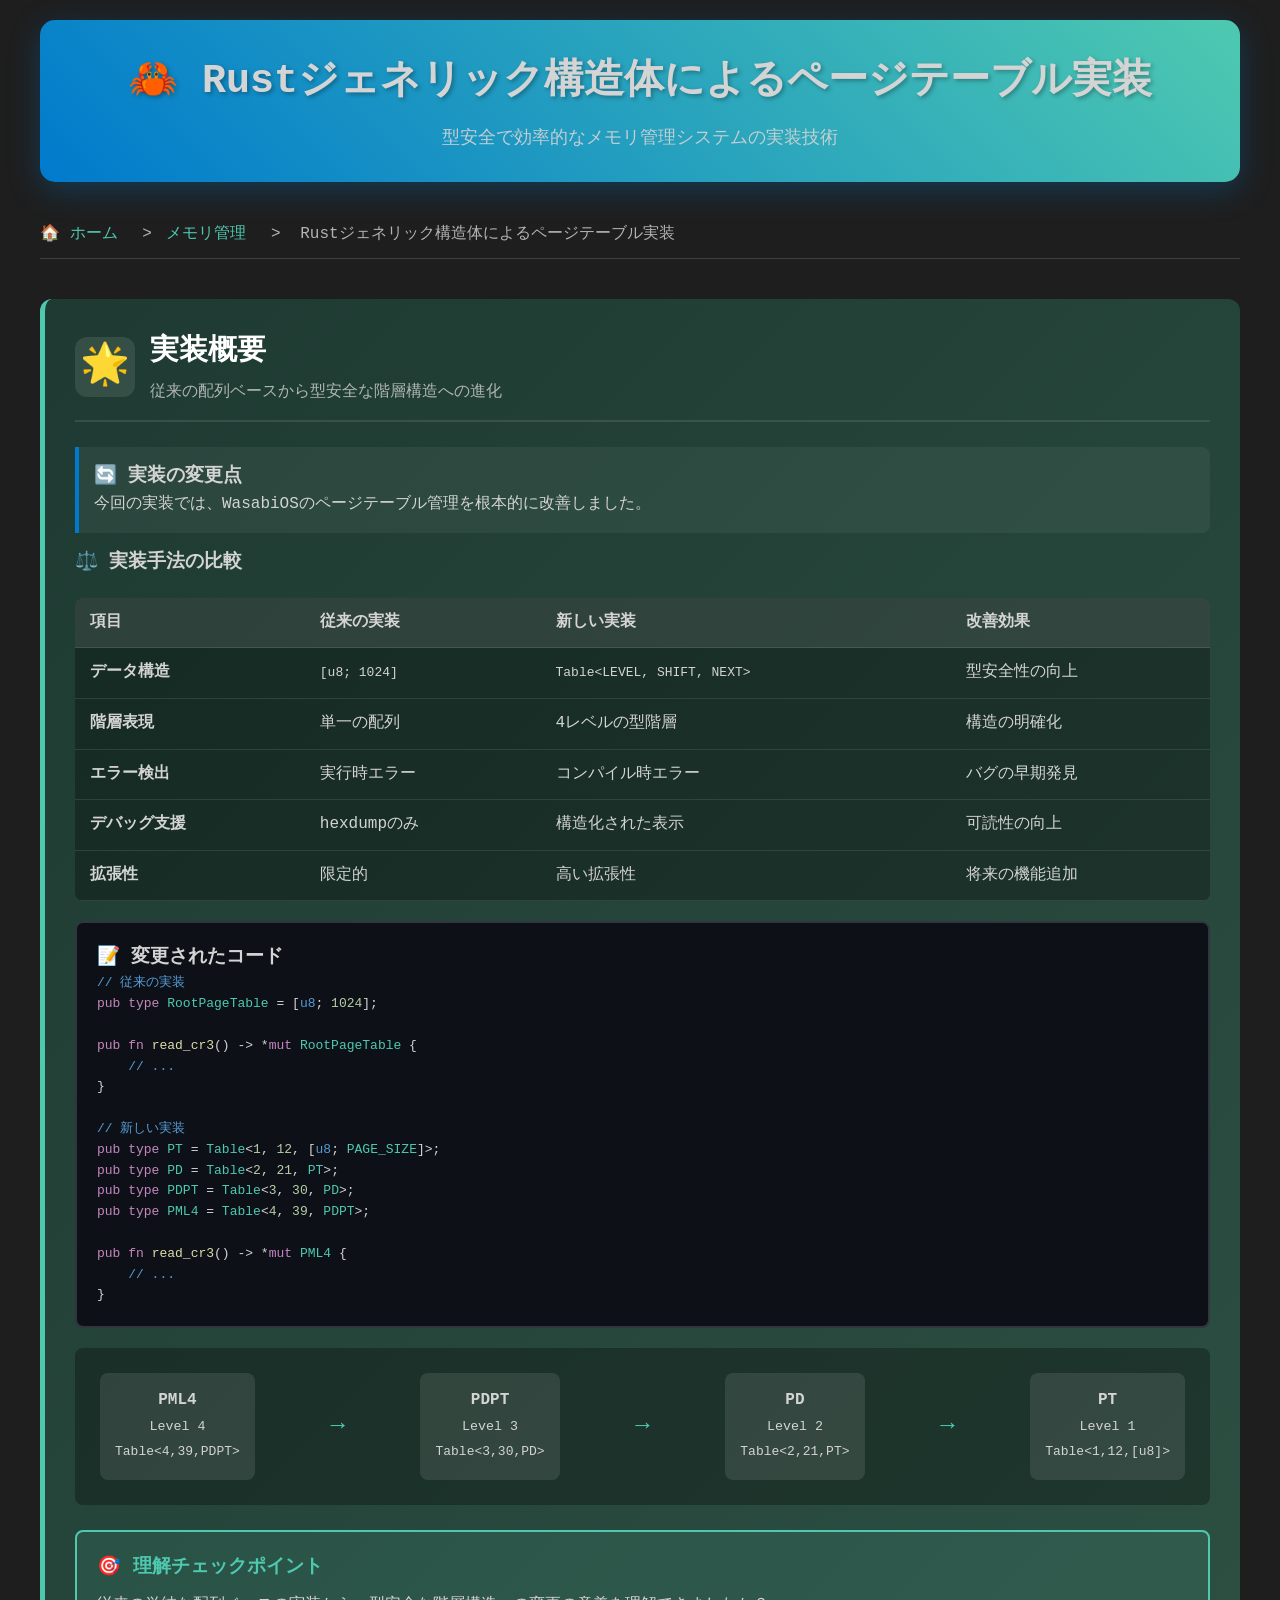
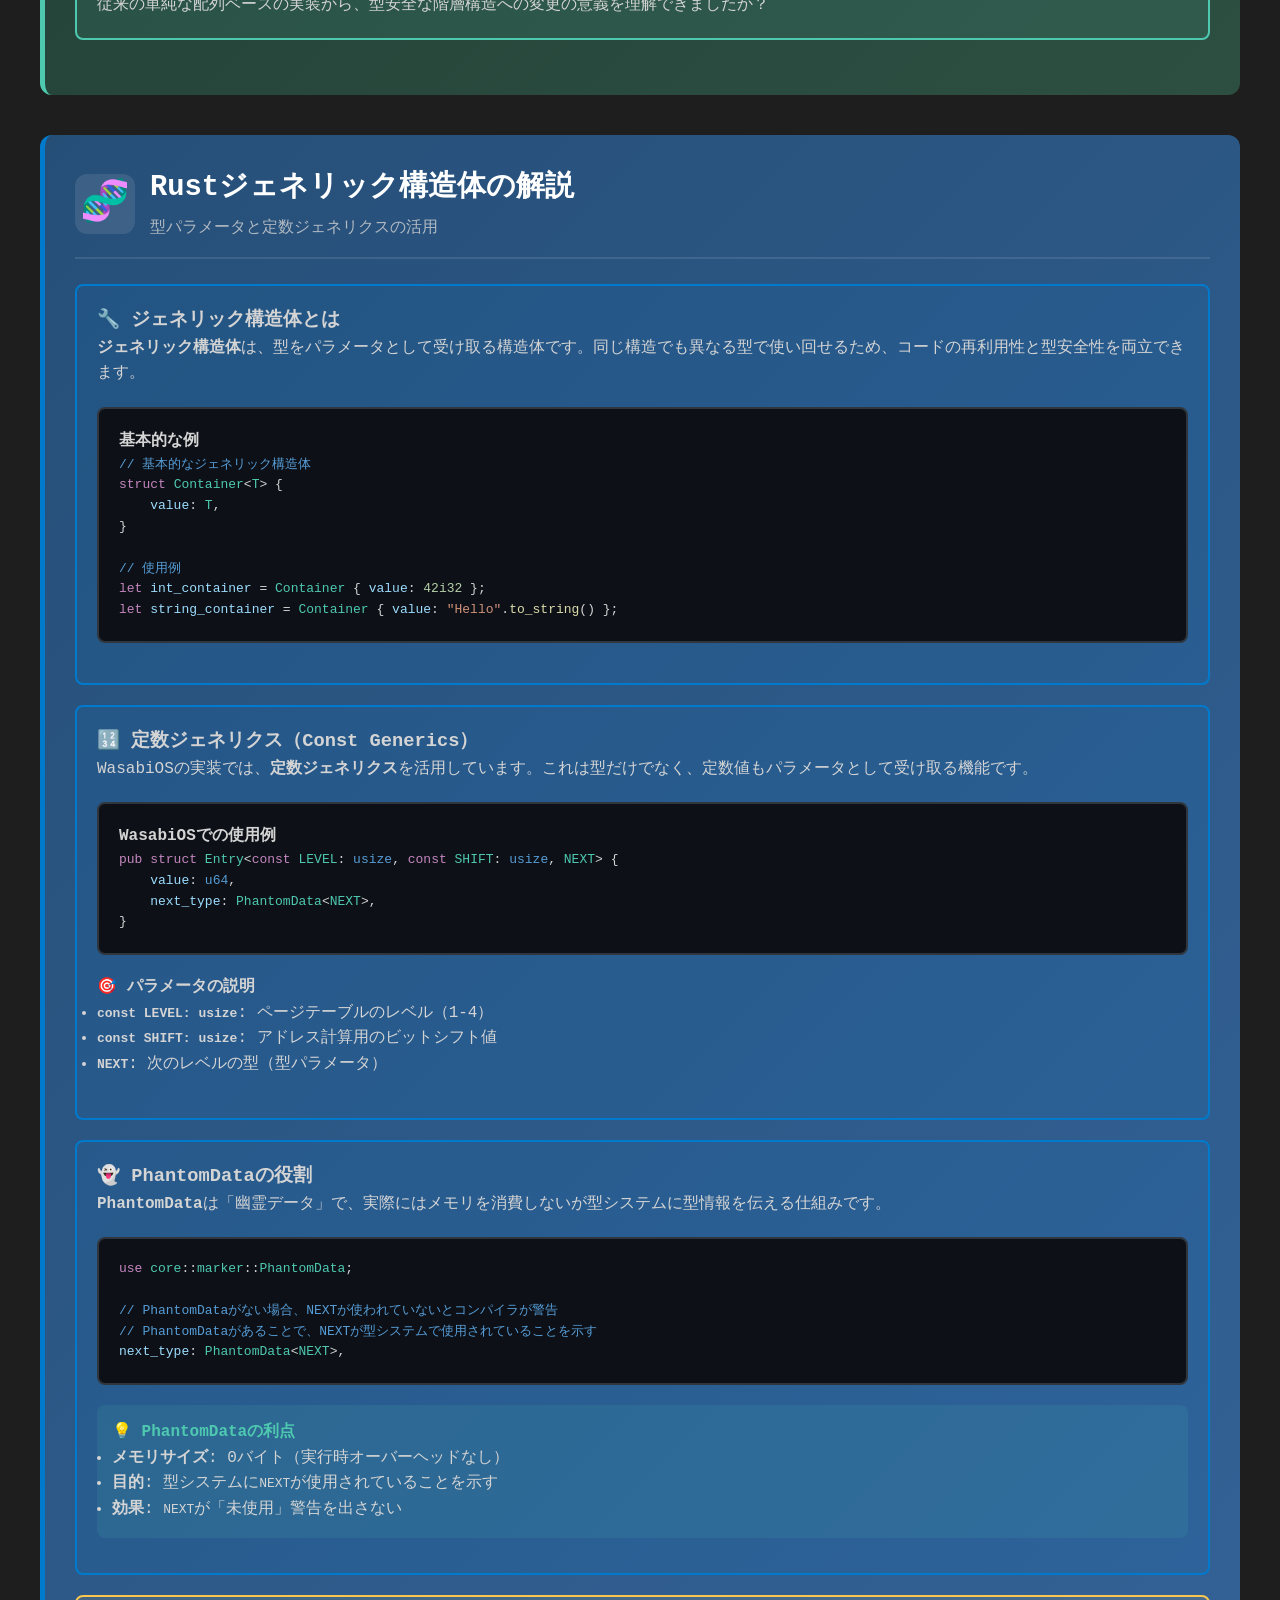
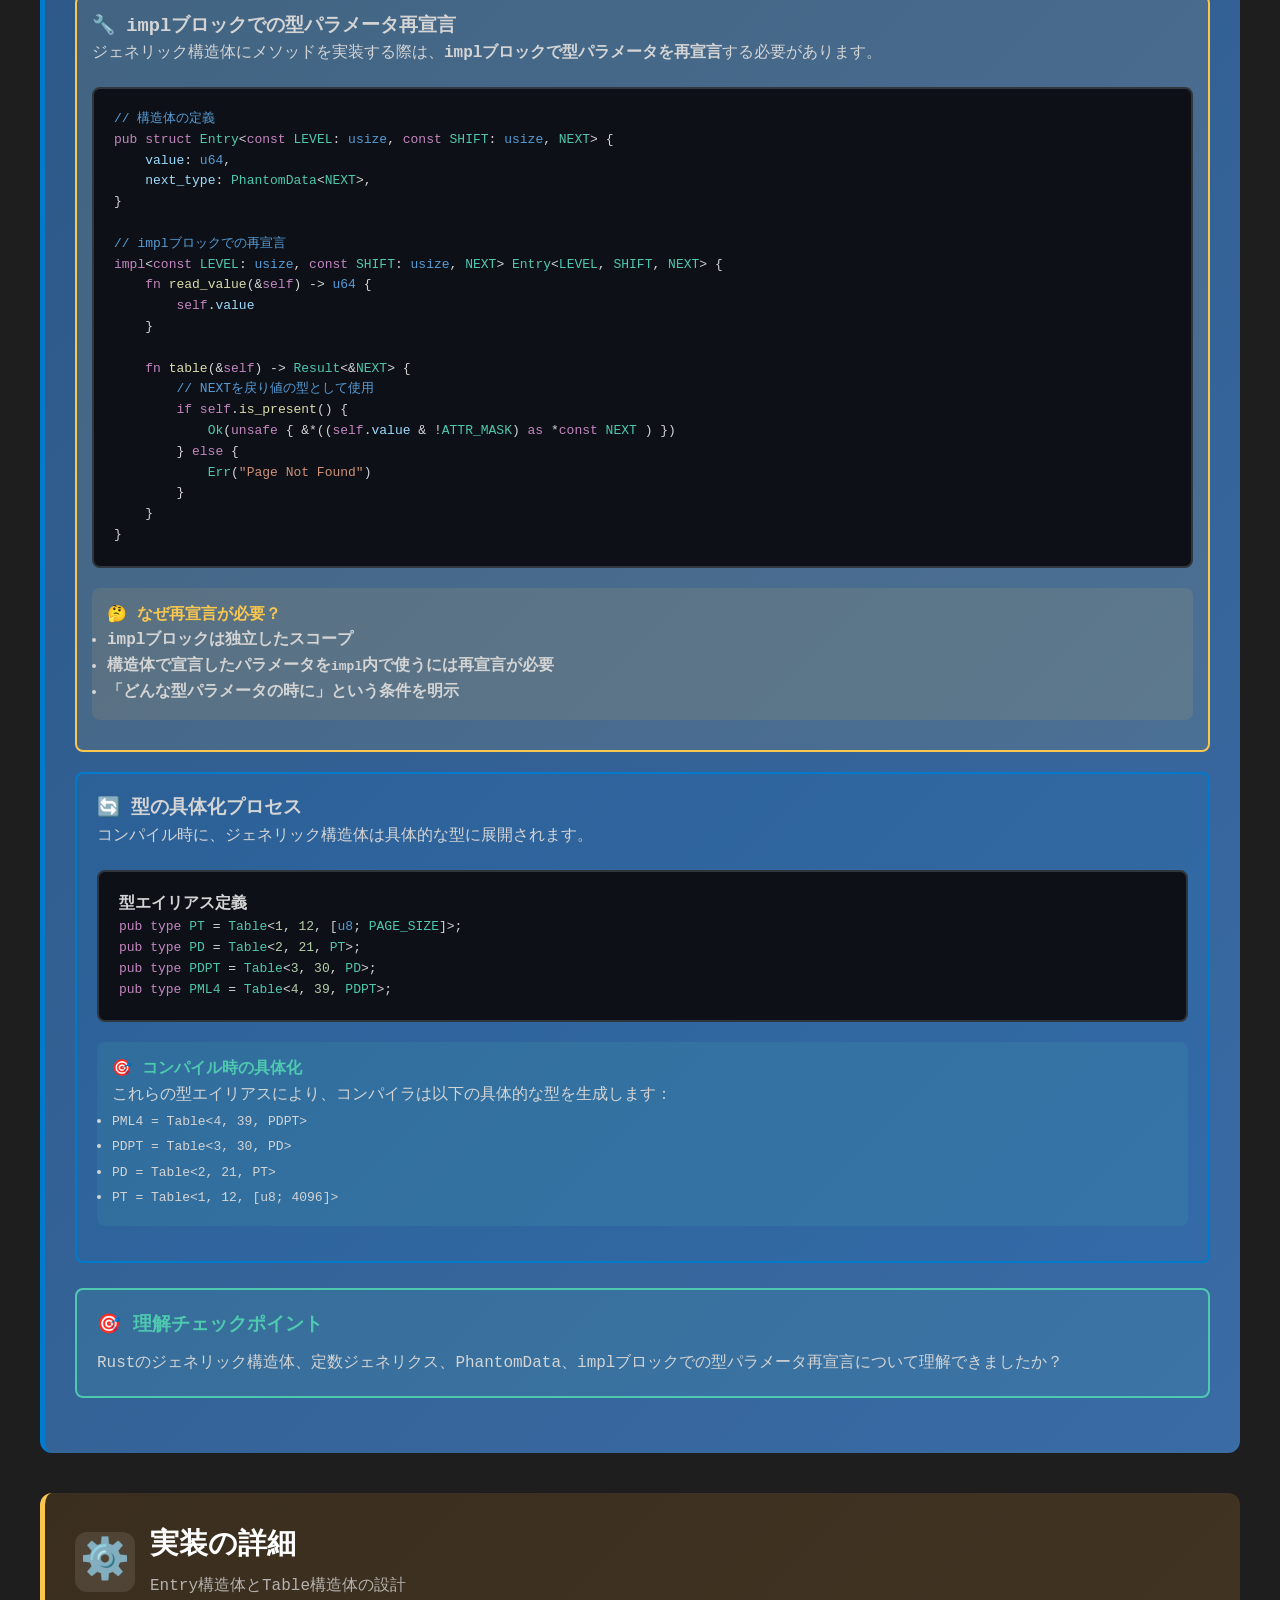
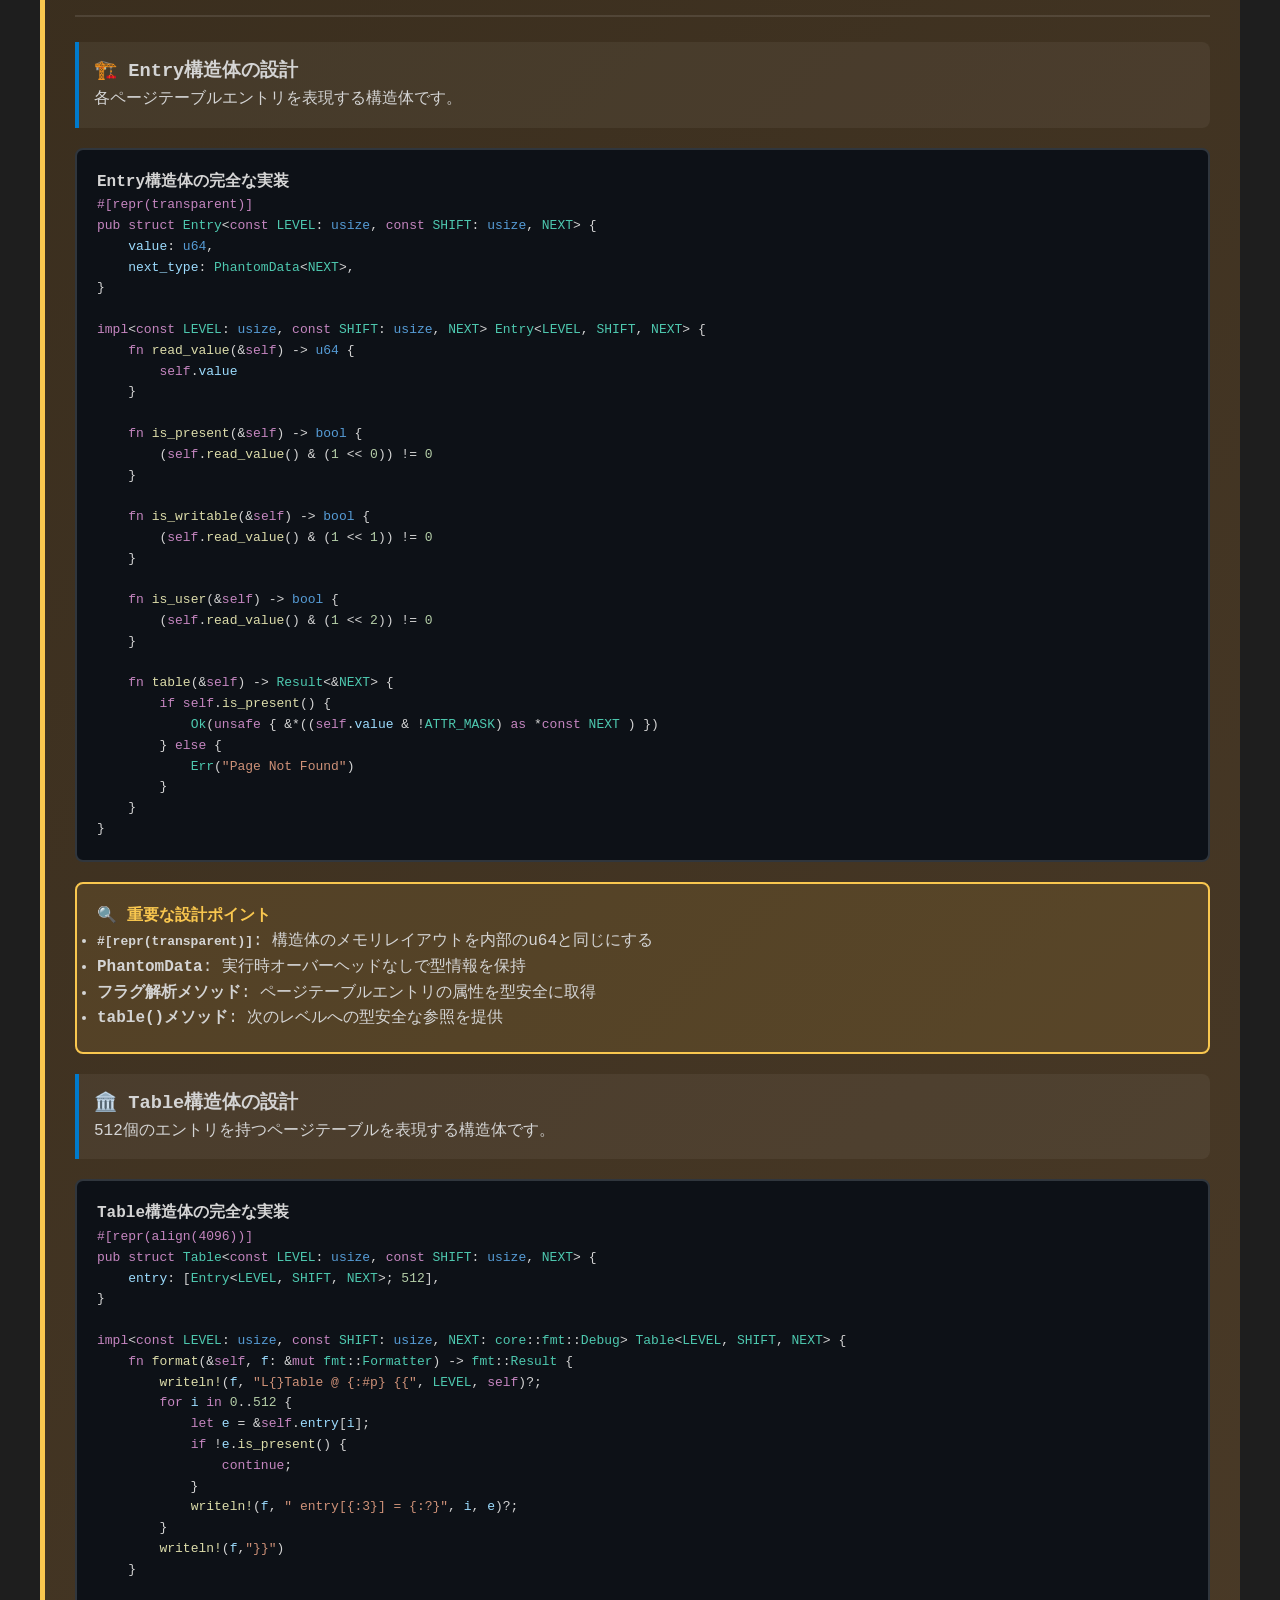
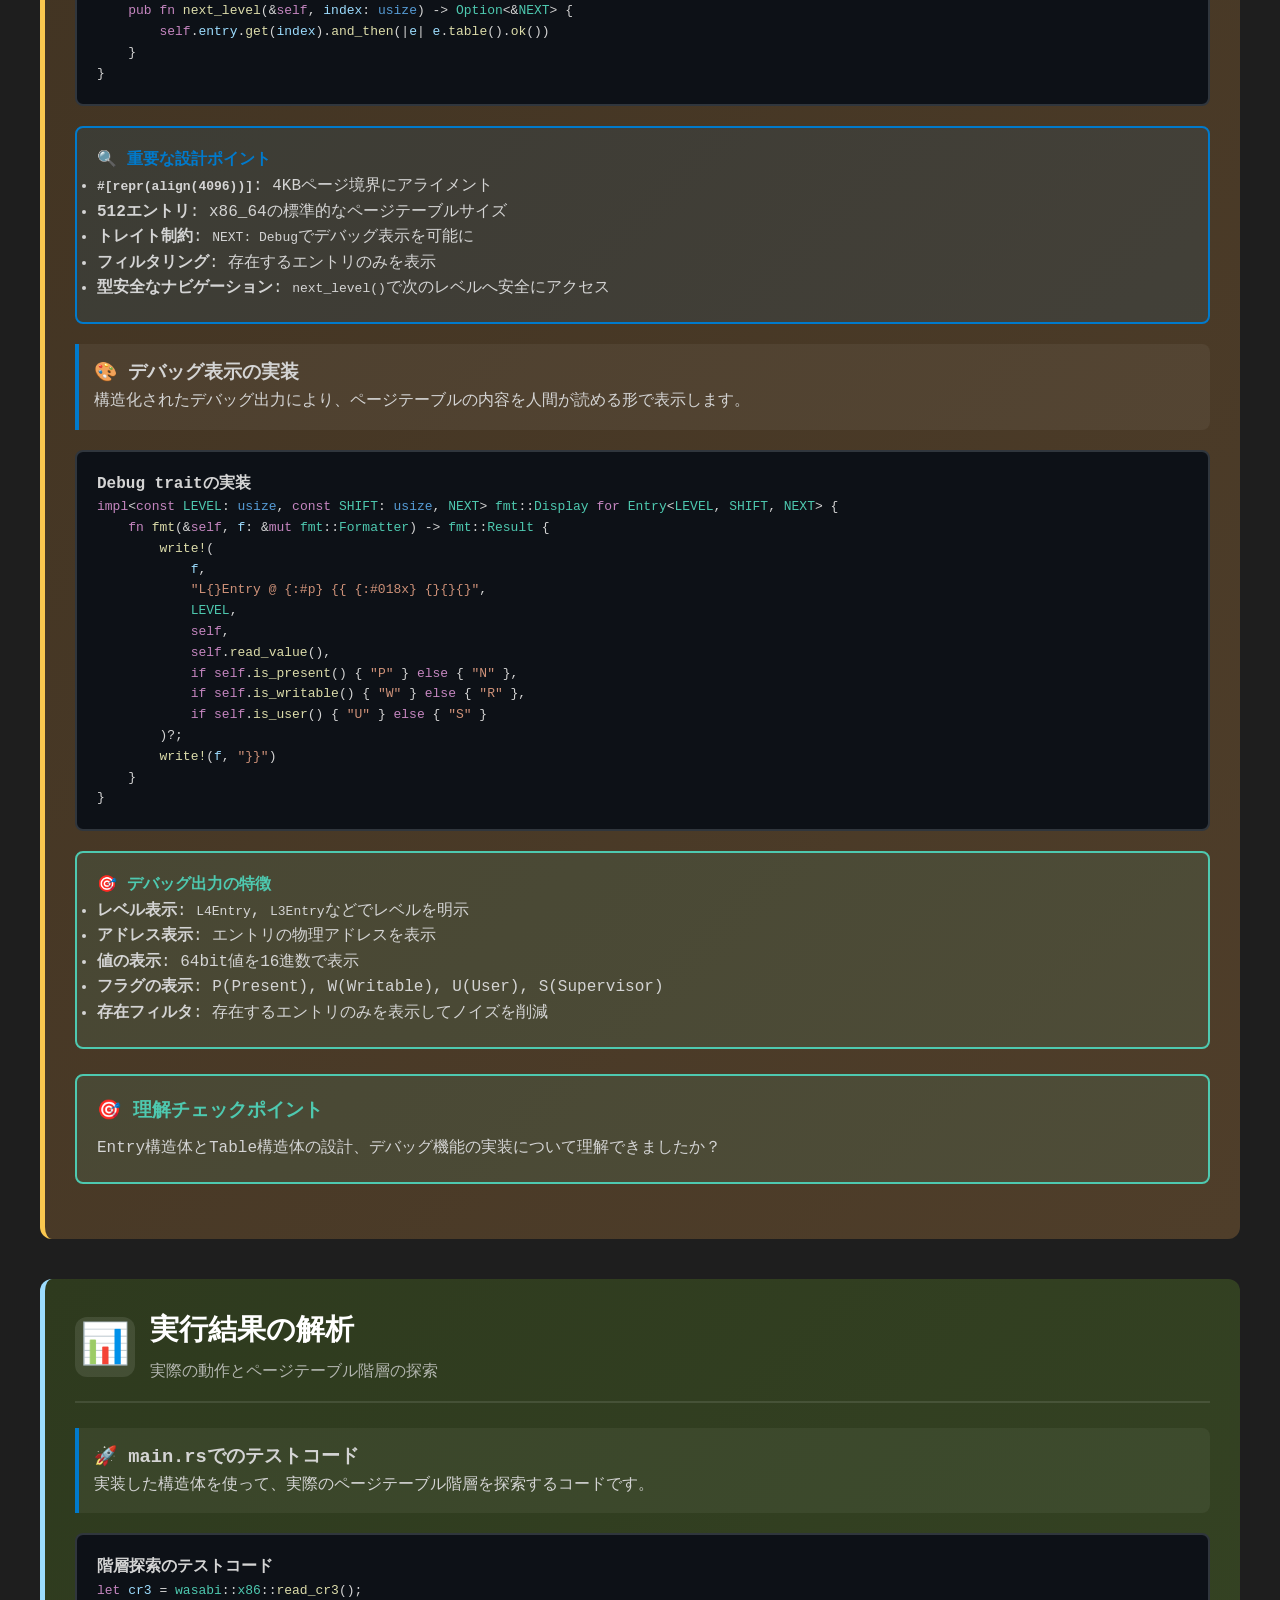
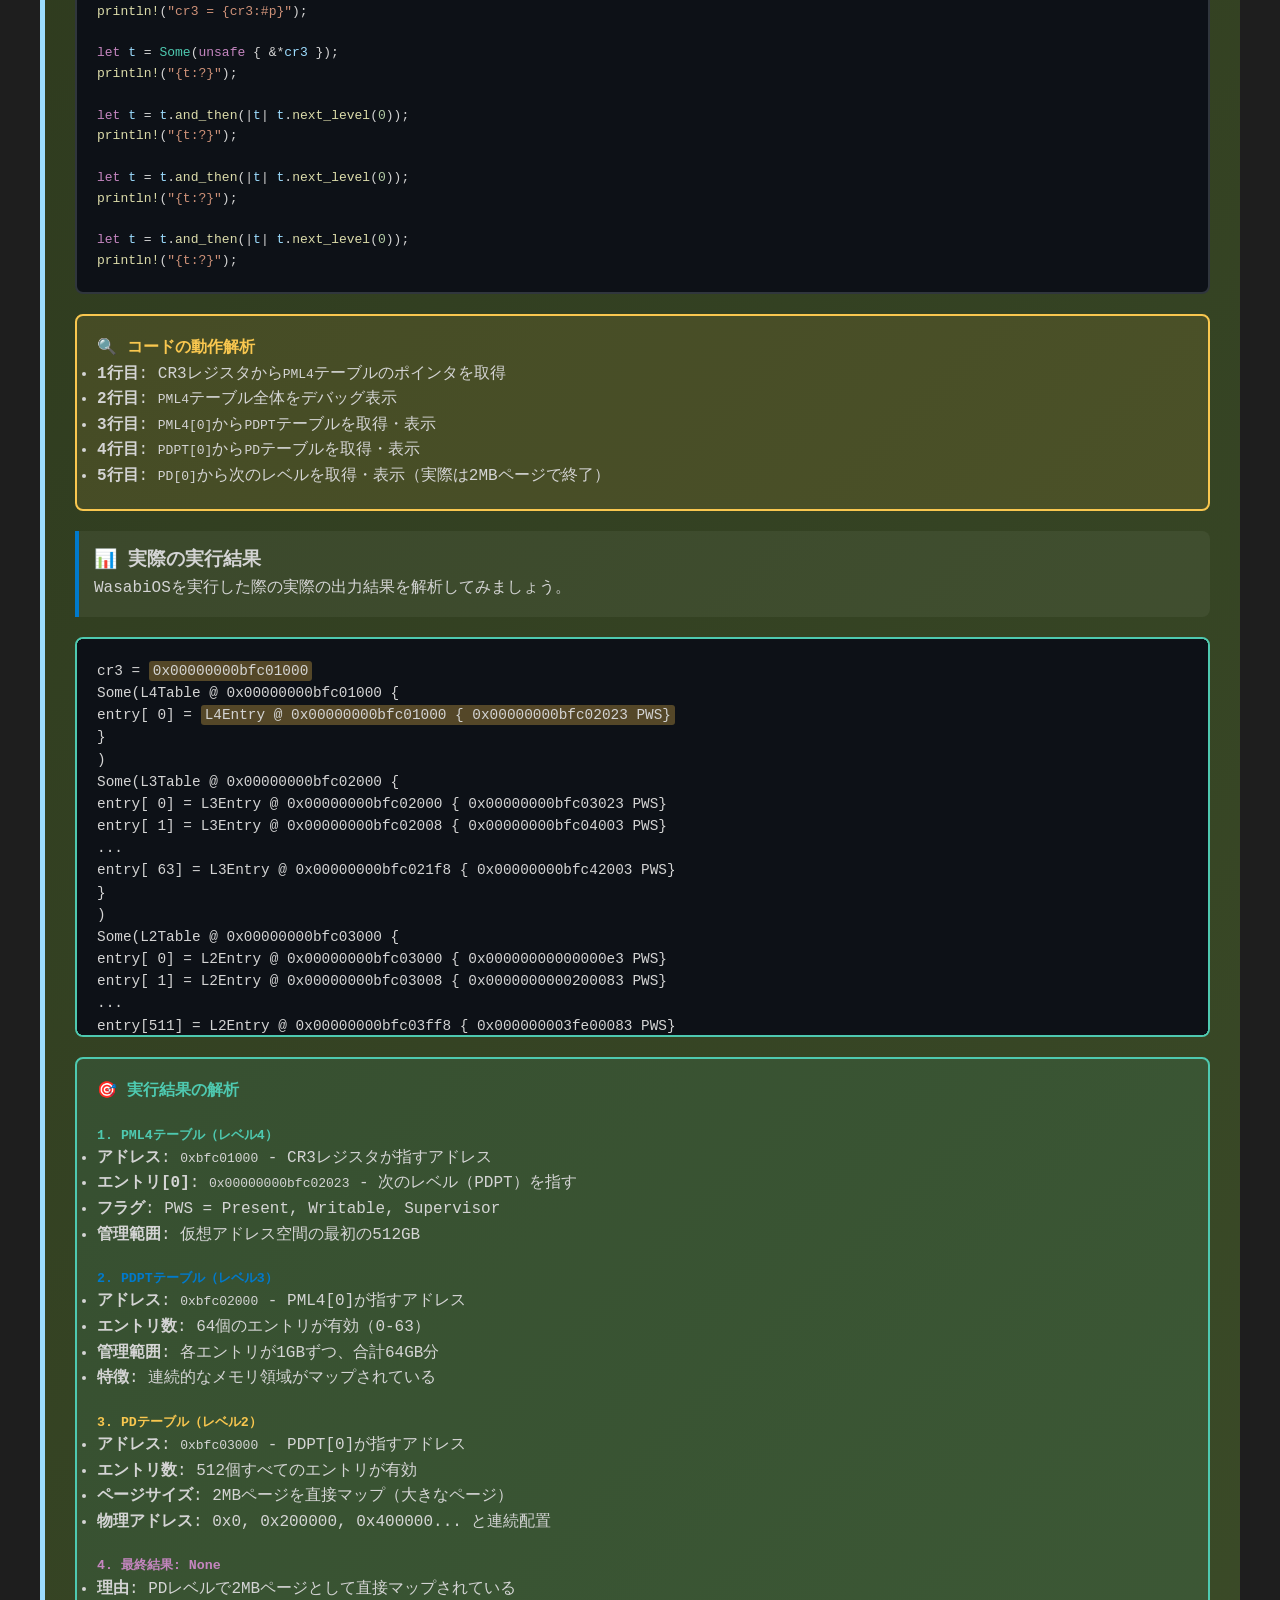
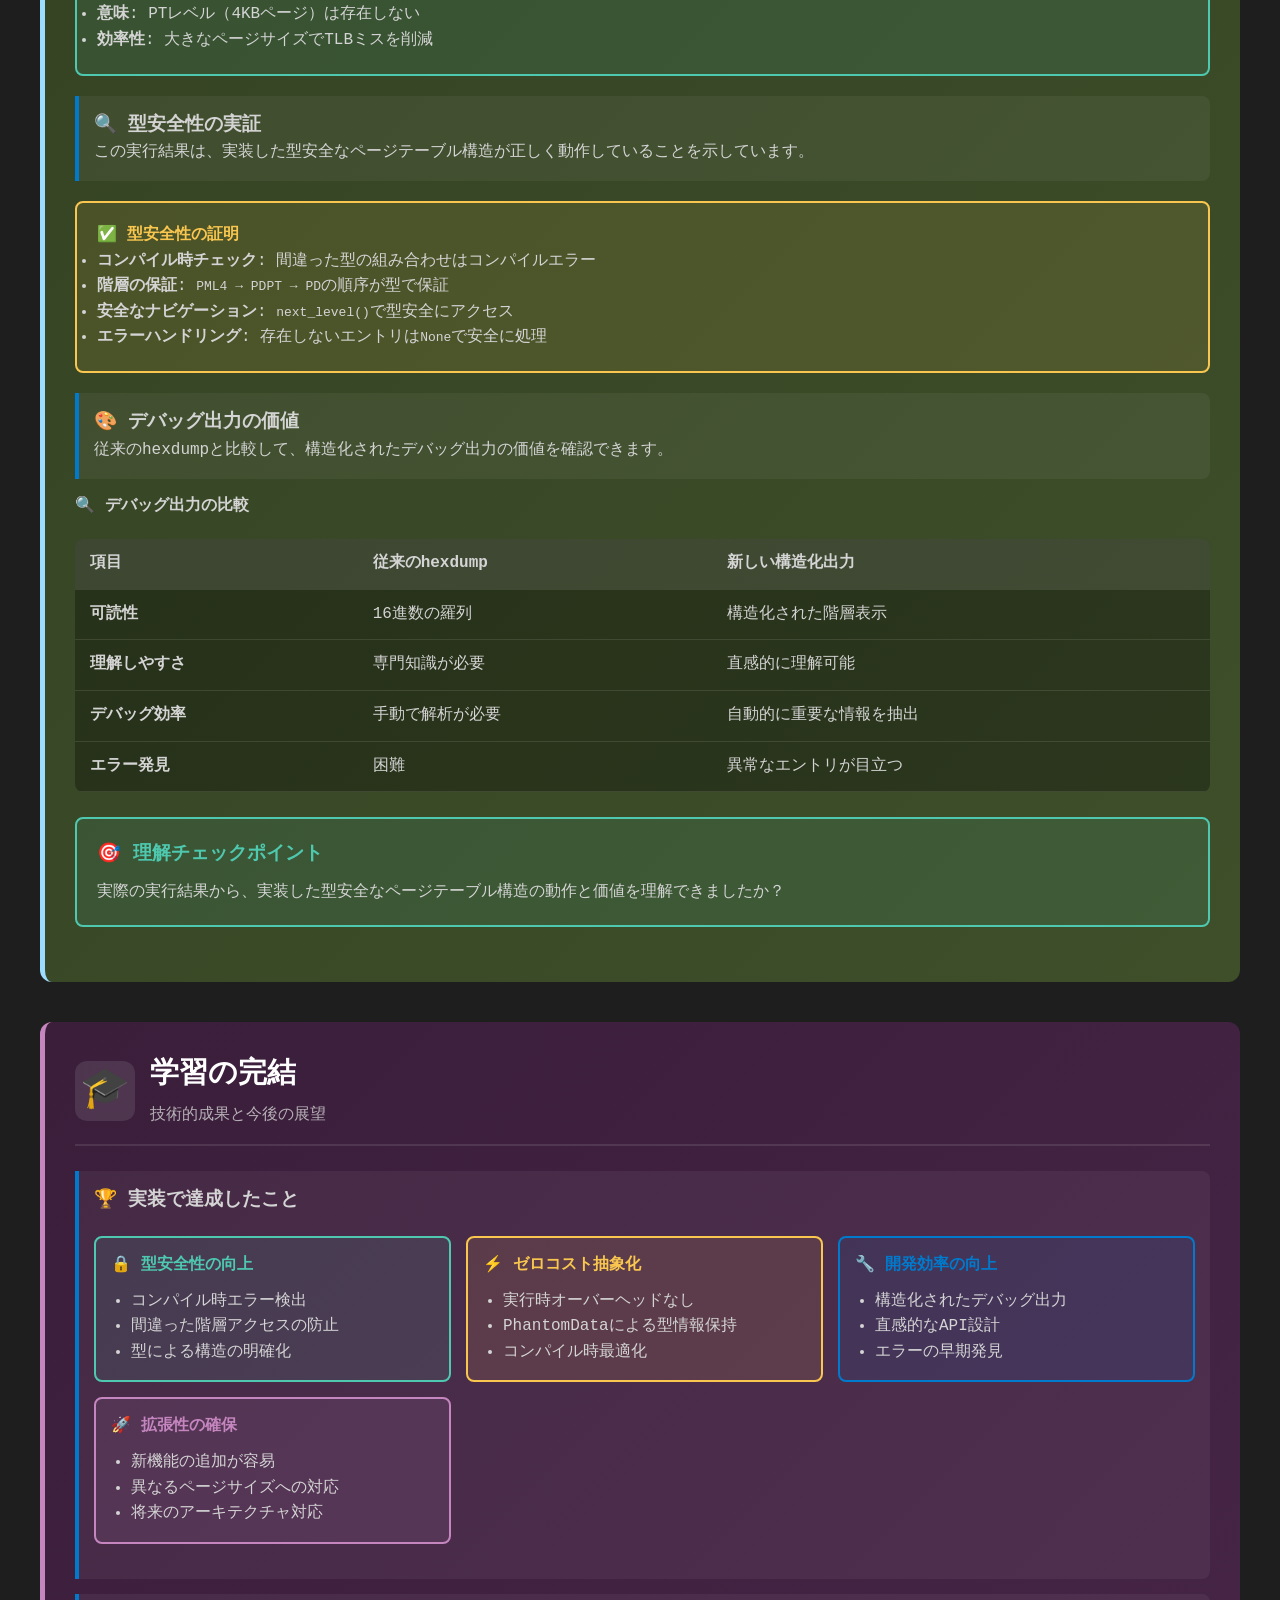
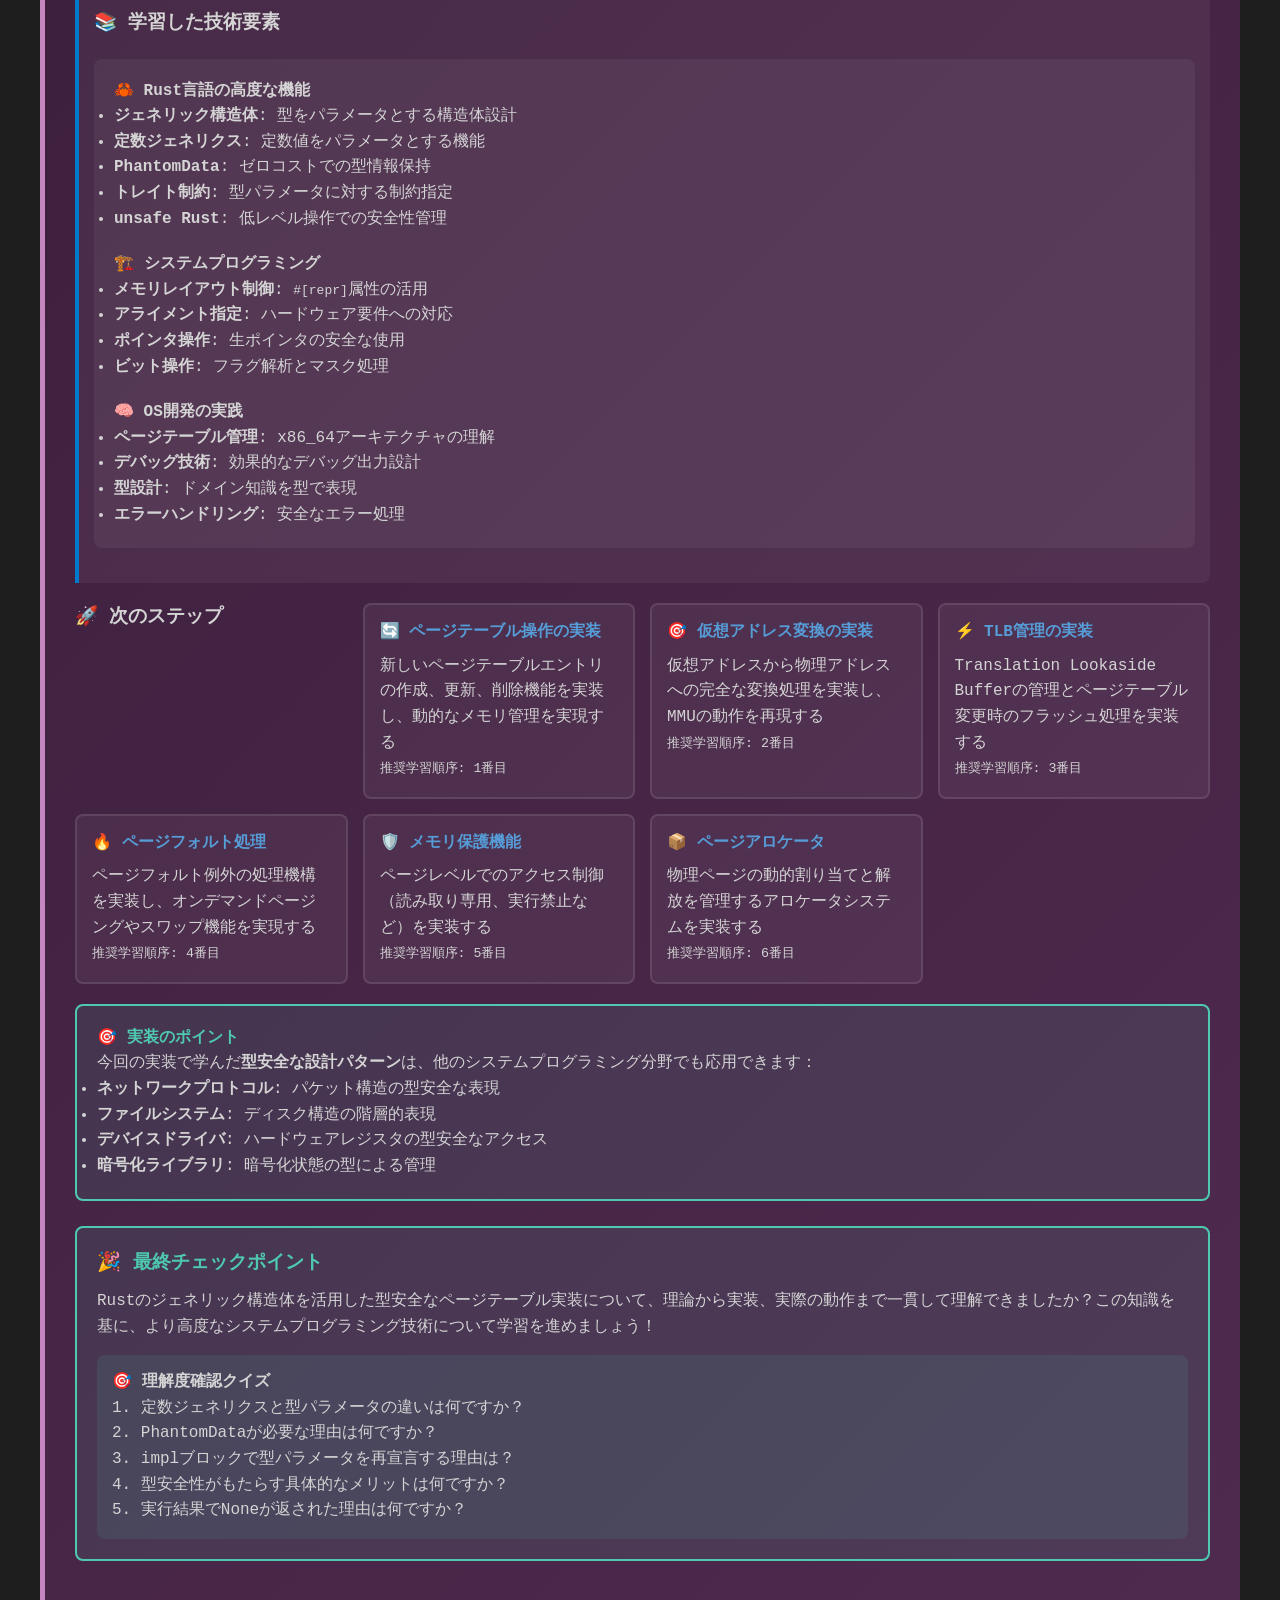
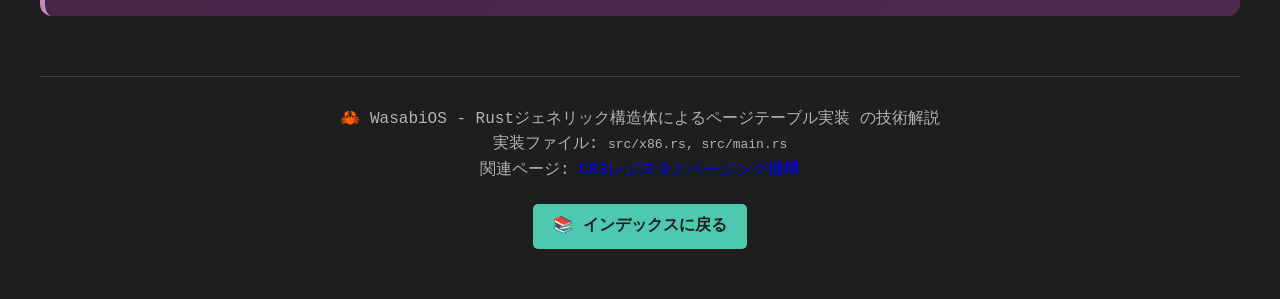
<file: docs/topics/rust-generic-paging/index.html>
<!DOCTYPE html>
<html lang="ja">
<head>
    <meta charset="UTF-8">
    <meta name="viewport" content="width=device-width, initial-scale=1.0">
    <title>Rustジェネリック構造体によるページテーブル実装 - WasabiOS 技術解説</title>
    <link rel="stylesheet" href="../../assets/style.css">
    <style>
        /* 統一学習体験用のスタイル */
        .learning-section {
            margin: 40px 0;
            padding: 30px;
            border-radius: 12px;
            border-left: 5px solid;
            transition: all 0.3s ease;
        }

        .learning-section.overview {
            background: linear-gradient(135deg, #1e3a32 0%, #2d4f42 100%);
            border-left-color: #4ec9b0;
        }

        .learning-section.generics {
            background: linear-gradient(135deg, #264f78 0%, #3a6ba5 100%);
            border-left-color: #007acc;
        }

        .learning-section.implementation {
            background: linear-gradient(135deg, #3a2e1e 0%, #4f3e2a 100%);
            border-left-color: #f9c74f;
        }

        .learning-section.results {
            background: linear-gradient(135deg, #2e3a1e 0%, #3e4f2a 100%);
            border-left-color: #9cdcfe;
        }

        .learning-section.conclusion {
            background: linear-gradient(135deg, #3a1e3a 0%, #4f2a4f 100%);
            border-left-color: #c586c0;
        }

        .section-header {
            display: flex;
            align-items: center;
            margin-bottom: 25px;
            padding-bottom: 15px;
            border-bottom: 2px solid rgba(255, 255, 255, 0.1);
        }

        .section-icon {
            font-size: 2.5rem;
            margin-right: 15px;
            width: 60px;
            height: 60px;
            display: flex;
            align-items: center;
            justify-content: center;
            border-radius: 12px;
            background: rgba(255, 255, 255, 0.1);
        }

        .section-title {
            font-size: 1.8rem;
            font-weight: 700;
            color: #ffffff;
        }

        .section-subtitle {
            font-size: 1rem;
            opacity: 0.8;
            margin-top: 5px;
        }

        .code-implementation {
            background: #0d1117;
            border: 2px solid #30363d;
            border-radius: 8px;
            padding: 20px;
            margin: 20px 0;
            font-family: 'Courier New', monospace;
            overflow-x: auto;
        }

        .code-explanation {
            background: rgba(255, 255, 255, 0.05);
            border-left: 4px solid #007acc;
            padding: 15px;
            margin: 15px 0;
            border-radius: 0 8px 8px 0;
        }

        .comparison-table {
            width: 100%;
            border-collapse: collapse;
            margin: 20px 0;
            background: rgba(0, 0, 0, 0.3);
            border-radius: 8px;
            overflow: hidden;
        }

        .comparison-table th,
        .comparison-table td {
            padding: 12px 15px;
            text-align: left;
            border-bottom: 1px solid rgba(255, 255, 255, 0.1);
        }

        .comparison-table th {
            background: rgba(255, 255, 255, 0.1);
            font-weight: 600;
        }

        .comparison-table tr:hover {
            background: rgba(255, 255, 255, 0.05);
        }

        .learning-checkpoint {
            background: rgba(78, 201, 176, 0.1);
            border: 2px solid #4ec9b0;
            border-radius: 8px;
            padding: 20px;
            margin: 25px 0;
        }

        .checkpoint-title {
            font-size: 1.2rem;
            font-weight: 600;
            color: #4ec9b0;
            margin-bottom: 10px;
        }

        .output-display {
            background: #0d1117;
            border: 2px solid #4ec9b0;
            border-radius: 8px;
            padding: 20px;
            margin: 20px 0;
            font-family: 'Courier New', monospace;
            font-size: 0.9rem;
            max-height: 400px;
            overflow-y: auto;
        }

        .output-line {
            margin: 2px 0;
            line-height: 1.4;
        }

        .output-highlight {
            background: rgba(249, 199, 79, 0.3);
            padding: 2px 4px;
            border-radius: 3px;
        }

        .type-hierarchy {
            display: flex;
            justify-content: space-between;
            align-items: center;
            margin: 20px 0;
            padding: 20px;
            background: rgba(0, 0, 0, 0.3);
            border-radius: 8px;
            flex-wrap: wrap;
        }

        .type-level {
            text-align: center;
            padding: 15px;
            background: rgba(255, 255, 255, 0.1);
            border-radius: 8px;
            margin: 5px;
            min-width: 120px;
        }

        .type-level.current {
            background: rgba(249, 199, 79, 0.3);
            border: 2px solid #f9c74f;
        }

        .arrow {
            font-size: 1.5rem;
            color: #4ec9b0;
            margin: 0 10px;
        }

        .generic-explanation {
            background: rgba(0, 122, 204, 0.1);
            border: 2px solid #007acc;
            border-radius: 8px;
            padding: 20px;
            margin: 20px 0;
        }

        .impl-pattern {
            background: rgba(249, 199, 79, 0.1);
            border: 2px solid #f9c74f;
            border-radius: 8px;
            padding: 15px;
            margin: 15px 0;
        }

        .next-steps {
            display: grid;
            grid-template-columns: repeat(auto-fit, minmax(250px, 1fr));
            gap: 15px;
            margin: 20px 0;
        }

        .next-step-card {
            background: rgba(255, 255, 255, 0.05);
            border: 2px solid rgba(255, 255, 255, 0.1);
            border-radius: 8px;
            padding: 15px;
            transition: all 0.3s ease;
        }

        .next-step-card:hover {
            border-color: #007acc;
            transform: translateY(-2px);
        }

        .step-card-title {
            font-weight: 600;
            color: #569cd6;
            margin-bottom: 8px;
        }

        @media (max-width: 768px) {
            .learning-section {
                margin: 20px 0;
                padding: 20px;
            }
            
            .section-icon {
                width: 50px;
                height: 50px;
                font-size: 2rem;
            }
            
            .section-title {
                font-size: 1.5rem;
            }

            .type-hierarchy {
                flex-direction: column;
            }

            .arrow {
                transform: rotate(90deg);
            }
        }
    </style>
</head>
<body>
    <div class="container">
        <!-- ヘッダー -->
        <header class="page-header">
            <h1 class="page-title">🦀 Rustジェネリック構造体によるページテーブル実装</h1>
            <p class="page-subtitle">型安全で効率的なメモリ管理システムの実装技術</p>
        </header>

        <!-- パンくずリスト -->
        <nav class="breadcrumb">
            <a href="../../index.html">🏠 ホーム</a>
            <span>></span>
            <a href="../../index.html#memory-management">メモリ管理</a>
            <span>></span>
            <span>Rustジェネリック構造体によるページテーブル実装</span>
        </nav>

        <!-- メインコンテンツ -->
        <main>
            <!-- セクション1: 実装概要 -->
            <section class="learning-section overview" id="section-overview">
                <div class="section-header">
                    <div class="section-icon">🌟</div>
                    <div>
                        <h2 class="section-title">実装概要</h2>
                        <p class="section-subtitle">従来の配列ベースから型安全な階層構造への進化</p>
                    </div>
                </div>

                <div class="code-explanation">
                    <h3>🔄 実装の変更点</h3>
                    <p>今回の実装では、WasabiOSのページテーブル管理を根本的に改善しました。</p>
                </div>

                <table class="comparison-table">
                    <h3>⚖️ 実装手法の比較</h3>
                    <thead>
                        <tr>
                            <th>項目</th>
                            <th>従来の実装</th>
                            <th>新しい実装</th>
                            <th>改善効果</th>
                        </tr>
                    </thead>
                    <tbody>
                        <tr>
                            <td><strong>データ構造</strong></td>
                            <td><code>[u8; 1024]</code></td>
                            <td><code>Table&lt;LEVEL, SHIFT, NEXT&gt;</code></td>
                            <td>型安全性の向上</td>
                        </tr>
                        <tr>
                            <td><strong>階層表現</strong></td>
                            <td>単一の配列</td>
                            <td>4レベルの型階層</td>
                            <td>構造の明確化</td>
                        </tr>
                        <tr>
                            <td><strong>エラー検出</strong></td>
                            <td>実行時エラー</td>
                            <td>コンパイル時エラー</td>
                            <td>バグの早期発見</td>
                        </tr>
                        <tr>
                            <td><strong>デバッグ支援</strong></td>
                            <td>hexdumpのみ</td>
                            <td>構造化された表示</td>
                            <td>可読性の向上</td>
                        </tr>
                        <tr>
                            <td><strong>拡張性</strong></td>
                            <td>限定的</td>
                            <td>高い拡張性</td>
                            <td>将来の機能追加</td>
                        </tr>
                    </tbody>
                </table>

                <div class="code-implementation">
                    <h3>📝 変更されたコード</h3>
                    <pre><code><span style="color: #569cd6;">// 従来の実装</span>
<span style="color: #c586c0;">pub type</span> <span style="color: #4ec9b0;">RootPageTable</span> = [<span style="color: #569cd6;">u8</span>; <span style="color: #b5cea8;">1024</span>];

<span style="color: #c586c0;">pub fn</span> <span style="color: #dcdcaa;">read_cr3</span>() -> *<span style="color: #c586c0;">mut</span> <span style="color: #4ec9b0;">RootPageTable</span> {
    <span style="color: #569cd6;">// ...</span>
}

<span style="color: #569cd6;">// 新しい実装</span>
<span style="color: #c586c0;">pub type</span> <span style="color: #4ec9b0;">PT</span> = <span style="color: #4ec9b0;">Table</span>&lt;<span style="color: #b5cea8;">1</span>, <span style="color: #b5cea8;">12</span>, [<span style="color: #569cd6;">u8</span>; <span style="color: #4ec9b0;">PAGE_SIZE</span>]&gt;;
<span style="color: #c586c0;">pub type</span> <span style="color: #4ec9b0;">PD</span> = <span style="color: #4ec9b0;">Table</span>&lt;<span style="color: #b5cea8;">2</span>, <span style="color: #b5cea8;">21</span>, <span style="color: #4ec9b0;">PT</span>&gt;;
<span style="color: #c586c0;">pub type</span> <span style="color: #4ec9b0;">PDPT</span> = <span style="color: #4ec9b0;">Table</span>&lt;<span style="color: #b5cea8;">3</span>, <span style="color: #b5cea8;">30</span>, <span style="color: #4ec9b0;">PD</span>&gt;;
<span style="color: #c586c0;">pub type</span> <span style="color: #4ec9b0;">PML4</span> = <span style="color: #4ec9b0;">Table</span>&lt;<span style="color: #b5cea8;">4</span>, <span style="color: #b5cea8;">39</span>, <span style="color: #4ec9b0;">PDPT</span>&gt;;

<span style="color: #c586c0;">pub fn</span> <span style="color: #dcdcaa;">read_cr3</span>() -> *<span style="color: #c586c0;">mut</span> <span style="color: #4ec9b0;">PML4</span> {
    <span style="color: #569cd6;">// ...</span>
}</code></pre>
                </div>

                <div class="type-hierarchy">
                    <div class="type-level">
                        <strong>PML4</strong><br>
                        <small>Level 4</small><br>
                        <code>Table&lt;4,39,PDPT&gt;</code>
                    </div>
                    <div class="arrow">→</div>
                    <div class="type-level">
                        <strong>PDPT</strong><br>
                        <small>Level 3</small><br>
                        <code>Table&lt;3,30,PD&gt;</code>
                    </div>
                    <div class="arrow">→</div>
                    <div class="type-level">
                        <strong>PD</strong><br>
                        <small>Level 2</small><br>
                        <code>Table&lt;2,21,PT&gt;</code>
                    </div>
                    <div class="arrow">→</div>
                    <div class="type-level">
                        <strong>PT</strong><br>
                        <small>Level 1</small><br>
                        <code>Table&lt;1,12,[u8]&gt;</code>
                    </div>
                </div>

                <div class="learning-checkpoint">
                    <div class="checkpoint-title">🎯 理解チェックポイント</div>
                    <p>従来の単純な配列ベースの実装から、型安全な階層構造への変更の意義を理解できましたか？</p>
                </div>
            </section>

            <!-- セクション2: Rustジェネリック構造体の解説 -->
            <section class="learning-section generics" id="section-generics">
                <div class="section-header">
                    <div class="section-icon">🧬</div>
                    <div>
                        <h2 class="section-title">Rustジェネリック構造体の解説</h2>
                        <p class="section-subtitle">型パラメータと定数ジェネリクスの活用</p>
                    </div>
                </div>

                <div class="generic-explanation">
                    <h3>🔧 ジェネリック構造体とは</h3>
                    <p><strong>ジェネリック構造体</strong>は、型をパラメータとして受け取る構造体です。同じ構造でも異なる型で使い回せるため、コードの再利用性と型安全性を両立できます。</p>
                    
                    <div class="code-implementation">
                        <h4>基本的な例</h4>
                        <pre><code><span style="color: #569cd6;">// 基本的なジェネリック構造体</span>
<span style="color: #c586c0;">struct</span> <span style="color: #4ec9b0;">Container</span>&lt;<span style="color: #4ec9b0;">T</span>&gt; {
    <span style="color: #9cdcfe;">value</span>: <span style="color: #4ec9b0;">T</span>,
}

<span style="color: #569cd6;">// 使用例</span>
<span style="color: #c586c0;">let</span> <span style="color: #9cdcfe;">int_container</span> = <span style="color: #4ec9b0;">Container</span> { <span style="color: #9cdcfe;">value</span>: <span style="color: #b5cea8;">42i32</span> };
<span style="color: #c586c0;">let</span> <span style="color: #9cdcfe;">string_container</span> = <span style="color: #4ec9b0;">Container</span> { <span style="color: #9cdcfe;">value</span>: <span style="color: #ce9178;">"Hello"</span>.<span style="color: #dcdcaa;">to_string</span>() };</code></pre>
                    </div>
                </div>

                <div class="generic-explanation">
                    <h3>🔢 定数ジェネリクス（Const Generics）</h3>
                    <p>WasabiOSの実装では、<strong>定数ジェネリクス</strong>を活用しています。これは型だけでなく、定数値もパラメータとして受け取る機能です。</p>
                    
                    <div class="code-implementation">
                        <h4>WasabiOSでの使用例</h4>
                        <pre><code><span style="color: #c586c0;">pub struct</span> <span style="color: #4ec9b0;">Entry</span>&lt;<span style="color: #c586c0;">const</span> <span style="color: #4ec9b0;">LEVEL</span>: <span style="color: #569cd6;">usize</span>, <span style="color: #c586c0;">const</span> <span style="color: #4ec9b0;">SHIFT</span>: <span style="color: #569cd6;">usize</span>, <span style="color: #4ec9b0;">NEXT</span>&gt; {
    <span style="color: #9cdcfe;">value</span>: <span style="color: #569cd6;">u64</span>,
    <span style="color: #9cdcfe;">next_type</span>: <span style="color: #4ec9b0;">PhantomData</span>&lt;<span style="color: #4ec9b0;">NEXT</span>&gt;,
}</code></pre>
                    </div>

                    <div style="margin: 20px 0;">
                        <h4>🎯 パラメータの説明</h4>
                        <ul>
                            <li><strong><code>const LEVEL: usize</code></strong>: ページテーブルのレベル（1-4）</li>
                            <li><strong><code>const SHIFT: usize</code></strong>: アドレス計算用のビットシフト値</li>
                            <li><strong><code>NEXT</code></strong>: 次のレベルの型（型パラメータ）</li>
                        </ul>
                    </div>
                </div>

                <div class="generic-explanation">
                    <h3>👻 PhantomDataの役割</h3>
                    <p><strong>PhantomData</strong>は「幽霊データ」で、実際にはメモリを消費しないが型システムに型情報を伝える仕組みです。</p>
                    
                    <div class="code-implementation">
                        <pre><code><span style="color: #c586c0;">use</span> <span style="color: #4ec9b0;">core</span>::<span style="color: #4ec9b0;">marker</span>::<span style="color: #4ec9b0;">PhantomData</span>;

<span style="color: #569cd6;">// PhantomDataがない場合、NEXTが使われていないとコンパイラが警告</span>
<span style="color: #569cd6;">// PhantomDataがあることで、NEXTが型システムで使用されていることを示す</span>
<span style="color: #9cdcfe;">next_type</span>: <span style="color: #4ec9b0;">PhantomData</span>&lt;<span style="color: #4ec9b0;">NEXT</span>&gt;,</code></pre>
                    </div>

                    <div style="background: rgba(78, 201, 176, 0.1); padding: 15px; border-radius: 8px; margin: 15px 0;">
                        <h4 style="color: #4ec9b0;">💡 PhantomDataの利点</h4>
                        <ul>
                            <li><strong>メモリサイズ</strong>: 0バイト（実行時オーバーヘッドなし）</li>
                            <li><strong>目的</strong>: 型システムに<code>NEXT</code>が使用されていることを示す</li>
                            <li><strong>効果</strong>: <code>NEXT</code>が「未使用」警告を出さない</li>
                        </ul>
                    </div>
                </div>

                <div class="impl-pattern">
                    <h3>🔧 implブロックでの型パラメータ再宣言</h3>
                    <p>ジェネリック構造体にメソッドを実装する際は、<strong>implブロックで型パラメータを再宣言</strong>する必要があります。</p>
                    
                    <div class="code-implementation">
                        <pre><code><span style="color: #569cd6;">// 構造体の定義</span>
<span style="color: #c586c0;">pub struct</span> <span style="color: #4ec9b0;">Entry</span>&lt;<span style="color: #c586c0;">const</span> <span style="color: #4ec9b0;">LEVEL</span>: <span style="color: #569cd6;">usize</span>, <span style="color: #c586c0;">const</span> <span style="color: #4ec9b0;">SHIFT</span>: <span style="color: #569cd6;">usize</span>, <span style="color: #4ec9b0;">NEXT</span>&gt; {
    <span style="color: #9cdcfe;">value</span>: <span style="color: #569cd6;">u64</span>,
    <span style="color: #9cdcfe;">next_type</span>: <span style="color: #4ec9b0;">PhantomData</span>&lt;<span style="color: #4ec9b0;">NEXT</span>&gt;,
}

<span style="color: #569cd6;">// implブロックでの再宣言</span>
<span style="color: #c586c0;">impl</span>&lt;<span style="color: #c586c0;">const</span> <span style="color: #4ec9b0;">LEVEL</span>: <span style="color: #569cd6;">usize</span>, <span style="color: #c586c0;">const</span> <span style="color: #4ec9b0;">SHIFT</span>: <span style="color: #569cd6;">usize</span>, <span style="color: #4ec9b0;">NEXT</span>&gt; <span style="color: #4ec9b0;">Entry</span>&lt;<span style="color: #4ec9b0;">LEVEL</span>, <span style="color: #4ec9b0;">SHIFT</span>, <span style="color: #4ec9b0;">NEXT</span>&gt; {
    <span style="color: #c586c0;">fn</span> <span style="color: #dcdcaa;">read_value</span>(&<span style="color: #c586c0;">self</span>) -> <span style="color: #569cd6;">u64</span> {
        <span style="color: #c586c0;">self</span>.<span style="color: #9cdcfe;">value</span>
    }
    
    <span style="color: #c586c0;">fn</span> <span style="color: #dcdcaa;">table</span>(&<span style="color: #c586c0;">self</span>) -> <span style="color: #4ec9b0;">Result</span>&lt;&<span style="color: #4ec9b0;">NEXT</span>&gt; {
        <span style="color: #569cd6;">// NEXTを戻り値の型として使用</span>
        <span style="color: #c586c0;">if</span> <span style="color: #c586c0;">self</span>.<span style="color: #dcdcaa;">is_present</span>() {
            <span style="color: #4ec9b0;">Ok</span>(<span style="color: #c586c0;">unsafe</span> { &*((<span style="color: #c586c0;">self</span>.<span style="color: #9cdcfe;">value</span> & !<span style="color: #4ec9b0;">ATTR_MASK</span>) <span style="color: #c586c0;">as</span> *<span style="color: #c586c0;">const</span> <span style="color: #4ec9b0;">NEXT</span> ) })
        } <span style="color: #c586c0;">else</span> {
            <span style="color: #4ec9b0;">Err</span>(<span style="color: #ce9178;">"Page Not Found"</span>)
        }
    }
}</code></pre>
                    </div>

                    <div style="background: rgba(249, 199, 79, 0.1); padding: 15px; border-radius: 8px; margin: 15px 0;">
                        <h4 style="color: #f9c74f;">🤔 なぜ再宣言が必要？</h4>
                        <ul>
                            <li><strong>implブロックは独立したスコープ</strong></li>
                            <li><strong>構造体で宣言したパラメータを<code>impl</code>内で使うには再宣言が必要</strong></li>
                            <li><strong>「どんな型パラメータの時に」という条件を明示</strong></li>
                        </ul>
                    </div>
                </div>

                <div class="generic-explanation">
                    <h3>🔄 型の具体化プロセス</h3>
                    <p>コンパイル時に、ジェネリック構造体は具体的な型に展開されます。</p>
                    
                    <div class="code-implementation">
                        <h4>型エイリアス定義</h4>
                        <pre><code><span style="color: #c586c0;">pub type</span> <span style="color: #4ec9b0;">PT</span> = <span style="color: #4ec9b0;">Table</span>&lt;<span style="color: #b5cea8;">1</span>, <span style="color: #b5cea8;">12</span>, [<span style="color: #569cd6;">u8</span>; <span style="color: #4ec9b0;">PAGE_SIZE</span>]&gt;;
<span style="color: #c586c0;">pub type</span> <span style="color: #4ec9b0;">PD</span> = <span style="color: #4ec9b0;">Table</span>&lt;<span style="color: #b5cea8;">2</span>, <span style="color: #b5cea8;">21</span>, <span style="color: #4ec9b0;">PT</span>&gt;;
<span style="color: #c586c0;">pub type</span> <span style="color: #4ec9b0;">PDPT</span> = <span style="color: #4ec9b0;">Table</span>&lt;<span style="color: #b5cea8;">3</span>, <span style="color: #b5cea8;">30</span>, <span style="color: #4ec9b0;">PD</span>&gt;;
<span style="color: #c586c0;">pub type</span> <span style="color: #4ec9b0;">PML4</span> = <span style="color: #4ec9b0;">Table</span>&lt;<span style="color: #b5cea8;">4</span>, <span style="color: #b5cea8;">39</span>, <span style="color: #4ec9b0;">PDPT</span>&gt;;</code></pre>
                    </div>

                    <div style="background: rgba(78, 201, 176, 0.1); padding: 15px; border-radius: 8px; margin: 15px 0;">
                        <h4 style="color: #4ec9b0;">🎯 コンパイル時の具体化</h4>
                        <p>これらの型エイリアスにより、コンパイラは以下の具体的な型を生成します：</p>
                        <ul>
                            <li><code>PML4 = Table&lt;4, 39, PDPT&gt;</code></li>
                            <li><code>PDPT = Table&lt;3, 30, PD&gt;</code></li>
                            <li><code>PD = Table&lt;2, 21, PT&gt;</code></li>
                            <li><code>PT = Table&lt;1, 12, [u8; 4096]&gt;</code></li>
                        </ul>
                    </div>
                </div>

                <div class="learning-checkpoint">
                    <div class="checkpoint-title">🎯 理解チェックポイント</div>
                    <p>Rustのジェネリック構造体、定数ジェネリクス、PhantomData、implブロックでの型パラメータ再宣言について理解できましたか？</p>
                </div>
            </section>

            <!-- セクション3: 実装の詳細 -->
            <section class="learning-section implementation" id="section-implementation">
                <div class="section-header">
                    <div class="section-icon">⚙️</div>
                    <div>
                        <h2 class="section-title">実装の詳細</h2>
                        <p class="section-subtitle">Entry構造体とTable構造体の設計</p>
                    </div>
                </div>

                <div class="code-explanation">
                    <h3>🏗️ Entry構造体の設計</h3>
                    <p>各ページテーブルエントリを表現する構造体です。</p>
                </div>

                <div class="code-implementation">
                    <h4>Entry構造体の完全な実装</h4>
                    <pre><code><span style="color: #c586c0;">#[repr(transparent)]</span>
<span style="color: #c586c0;">pub struct</span> <span style="color: #4ec9b0;">Entry</span>&lt;<span style="color: #c586c0;">const</span> <span style="color: #4ec9b0;">LEVEL</span>: <span style="color: #569cd6;">usize</span>, <span style="color: #c586c0;">const</span> <span style="color: #4ec9b0;">SHIFT</span>: <span style="color: #569cd6;">usize</span>, <span style="color: #4ec9b0;">NEXT</span>&gt; {
    <span style="color: #9cdcfe;">value</span>: <span style="color: #569cd6;">u64</span>,
    <span style="color: #9cdcfe;">next_type</span>: <span style="color: #4ec9b0;">PhantomData</span>&lt;<span style="color: #4ec9b0;">NEXT</span>&gt;,
}

<span style="color: #c586c0;">impl</span>&lt;<span style="color: #c586c0;">const</span> <span style="color: #4ec9b0;">LEVEL</span>: <span style="color: #569cd6;">usize</span>, <span style="color: #c586c0;">const</span> <span style="color: #4ec9b0;">SHIFT</span>: <span style="color: #569cd6;">usize</span>, <span style="color: #4ec9b0;">NEXT</span>&gt; <span style="color: #4ec9b0;">Entry</span>&lt;<span style="color: #4ec9b0;">LEVEL</span>, <span style="color: #4ec9b0;">SHIFT</span>, <span style="color: #4ec9b0;">NEXT</span>&gt; {
    <span style="color: #c586c0;">fn</span> <span style="color: #dcdcaa;">read_value</span>(&<span style="color: #c586c0;">self</span>) -> <span style="color: #569cd6;">u64</span> {
        <span style="color: #c586c0;">self</span>.<span style="color: #9cdcfe;">value</span>
    }
    
    <span style="color: #c586c0;">fn</span> <span style="color: #dcdcaa;">is_present</span>(&<span style="color: #c586c0;">self</span>) -> <span style="color: #569cd6;">bool</span> {
        (<span style="color: #c586c0;">self</span>.<span style="color: #dcdcaa;">read_value</span>() & (<span style="color: #b5cea8;">1</span> &lt;&lt; <span style="color: #b5cea8;">0</span>)) != <span style="color: #b5cea8;">0</span>
    }
    
    <span style="color: #c586c0;">fn</span> <span style="color: #dcdcaa;">is_writable</span>(&<span style="color: #c586c0;">self</span>) -> <span style="color: #569cd6;">bool</span> {
        (<span style="color: #c586c0;">self</span>.<span style="color: #dcdcaa;">read_value</span>() & (<span style="color: #b5cea8;">1</span> &lt;&lt; <span style="color: #b5cea8;">1</span>)) != <span style="color: #b5cea8;">0</span>
    }
    
    <span style="color: #c586c0;">fn</span> <span style="color: #dcdcaa;">is_user</span>(&<span style="color: #c586c0;">self</span>) -> <span style="color: #569cd6;">bool</span> {
        (<span style="color: #c586c0;">self</span>.<span style="color: #dcdcaa;">read_value</span>() & (<span style="color: #b5cea8;">1</span> &lt;&lt; <span style="color: #b5cea8;">2</span>)) != <span style="color: #b5cea8;">0</span>
    }
    
    <span style="color: #c586c0;">fn</span> <span style="color: #dcdcaa;">table</span>(&<span style="color: #c586c0;">self</span>) -> <span style="color: #4ec9b0;">Result</span>&lt;&<span style="color: #4ec9b0;">NEXT</span>&gt; {
        <span style="color: #c586c0;">if</span> <span style="color: #c586c0;">self</span>.<span style="color: #dcdcaa;">is_present</span>() {
            <span style="color: #4ec9b0;">Ok</span>(<span style="color: #c586c0;">unsafe</span> { &*((<span style="color: #c586c0;">self</span>.<span style="color: #9cdcfe;">value</span> & !<span style="color: #4ec9b0;">ATTR_MASK</span>) <span style="color: #c586c0;">as</span> *<span style="color: #c586c0;">const</span> <span style="color: #4ec9b0;">NEXT</span> ) })
        } <span style="color: #c586c0;">else</span> {
            <span style="color: #4ec9b0;">Err</span>(<span style="color: #ce9178;">"Page Not Found"</span>)
        }
    }
}</code></pre>
                </div>

                <div style="background: rgba(249, 199, 79, 0.1); border: 2px solid #f9c74f; border-radius: 8px; padding: 20px; margin: 20px 0;">
                    <h4 style="color: #f9c74f;">🔍 重要な設計ポイント</h4>
                    <ul>
                        <li><strong><code>#[repr(transparent)]</code></strong>: 構造体のメモリレイアウトを内部のu64と同じにする</li>
                        <li><strong>PhantomData</strong>: 実行時オーバーヘッドなしで型情報を保持</li>
                        <li><strong>フラグ解析メソッド</strong>: ページテーブルエントリの属性を型安全に取得</li>
                        <li><strong>table()メソッド</strong>: 次のレベルへの型安全な参照を提供</li>
                    </ul>
                </div>

                <div class="code-explanation">
                    <h3>🏛️ Table構造体の設計</h3>
                    <p>512個のエントリを持つページテーブルを表現する構造体です。</p>
                </div>

                <div class="code-implementation">
                    <h4>Table構造体の完全な実装</h4>
                    <pre><code><span style="color: #c586c0;">#[repr(align(4096))]</span>
<span style="color: #c586c0;">pub struct</span> <span style="color: #4ec9b0;">Table</span>&lt;<span style="color: #c586c0;">const</span> <span style="color: #4ec9b0;">LEVEL</span>: <span style="color: #569cd6;">usize</span>, <span style="color: #c586c0;">const</span> <span style="color: #4ec9b0;">SHIFT</span>: <span style="color: #569cd6;">usize</span>, <span style="color: #4ec9b0;">NEXT</span>&gt; {
    <span style="color: #9cdcfe;">entry</span>: [<span style="color: #4ec9b0;">Entry</span>&lt;<span style="color: #4ec9b0;">LEVEL</span>, <span style="color: #4ec9b0;">SHIFT</span>, <span style="color: #4ec9b0;">NEXT</span>&gt;; <span style="color: #b5cea8;">512</span>],
}

<span style="color: #c586c0;">impl</span>&lt;<span style="color: #c586c0;">const</span> <span style="color: #4ec9b0;">LEVEL</span>: <span style="color: #569cd6;">usize</span>, <span style="color: #c586c0;">const</span> <span style="color: #4ec9b0;">SHIFT</span>: <span style="color: #569cd6;">usize</span>, <span style="color: #4ec9b0;">NEXT</span>: <span style="color: #4ec9b0;">core</span>::<span style="color: #4ec9b0;">fmt</span>::<span style="color: #4ec9b0;">Debug</span>&gt; <span style="color: #4ec9b0;">Table</span>&lt;<span style="color: #4ec9b0;">LEVEL</span>, <span style="color: #4ec9b0;">SHIFT</span>, <span style="color: #4ec9b0;">NEXT</span>&gt; {
    <span style="color: #c586c0;">fn</span> <span style="color: #dcdcaa;">format</span>(&<span style="color: #c586c0;">self</span>, <span style="color: #9cdcfe;">f</span>: &<span style="color: #c586c0;">mut</span> <span style="color: #4ec9b0;">fmt</span>::<span style="color: #4ec9b0;">Formatter</span>) -> <span style="color: #4ec9b0;">fmt</span>::<span style="color: #4ec9b0;">Result</span> {
        <span style="color: #dcdcaa;">writeln!</span>(<span style="color: #9cdcfe;">f</span>, <span style="color: #ce9178;">"L{}Table @ {:#p} {{"</span>, <span style="color: #4ec9b0;">LEVEL</span>, <span style="color: #c586c0;">self</span>)?;
        <span style="color: #c586c0;">for</span> <span style="color: #9cdcfe;">i</span> <span style="color: #c586c0;">in</span> <span style="color: #b5cea8;">0</span>..<span style="color: #b5cea8;">512</span> {
            <span style="color: #c586c0;">let</span> <span style="color: #9cdcfe;">e</span> = &<span style="color: #c586c0;">self</span>.<span style="color: #9cdcfe;">entry</span>[<span style="color: #9cdcfe;">i</span>];
            <span style="color: #c586c0;">if</span> !<span style="color: #9cdcfe;">e</span>.<span style="color: #dcdcaa;">is_present</span>() {
                <span style="color: #c586c0;">continue</span>;
            }
            <span style="color: #dcdcaa;">writeln!</span>(<span style="color: #9cdcfe;">f</span>, <span style="color: #ce9178;">" entry[{:3}] = {:?}"</span>, <span style="color: #9cdcfe;">i</span>, <span style="color: #9cdcfe;">e</span>)?;
        }
        <span style="color: #dcdcaa;">writeln!</span>(<span style="color: #9cdcfe;">f</span>,<span style="color: #ce9178;">"}}"</span>)
    }
    
    <span style="color: #c586c0;">pub fn</span> <span style="color: #dcdcaa;">next_level</span>(&<span style="color: #c586c0;">self</span>, <span style="color: #9cdcfe;">index</span>: <span style="color: #569cd6;">usize</span>) -> <span style="color: #4ec9b0;">Option</span>&lt;&<span style="color: #4ec9b0;">NEXT</span>&gt; {
        <span style="color: #c586c0;">self</span>.<span style="color: #9cdcfe;">entry</span>.<span style="color: #dcdcaa;">get</span>(<span style="color: #9cdcfe;">index</span>).<span style="color: #dcdcaa;">and_then</span>(|<span style="color: #9cdcfe;">e</span>| <span style="color: #9cdcfe;">e</span>.<span style="color: #dcdcaa;">table</span>().<span style="color: #dcdcaa;">ok</span>())
    }
}</code></pre>
                </div>

                <div style="background: rgba(0, 122, 204, 0.1); border: 2px solid #007acc; border-radius: 8px; padding: 20px; margin: 20px 0;">
                    <h4 style="color: #007acc;">🔍 重要な設計ポイント</h4>
                    <ul>
                        <li><strong><code>#[repr(align(4096))]</code></strong>: 4KBページ境界にアライメント</li>
                        <li><strong>512エントリ</strong>: x86_64の標準的なページテーブルサイズ</li>
                        <li><strong>トレイト制約</strong>: <code>NEXT: Debug</code>でデバッグ表示を可能に</li>
                        <li><strong>フィルタリング</strong>: 存在するエントリのみを表示</li>
                        <li><strong>型安全なナビゲーション</strong>: <code>next_level()</code>で次のレベルへ安全にアクセス</li>
                    </ul>
                </div>

                <div class="code-explanation">
                    <h3>🎨 デバッグ表示の実装</h3>
                    <p>構造化されたデバッグ出力により、ページテーブルの内容を人間が読める形で表示します。</p>
                </div>

                <div class="code-implementation">
                    <h4>Debug traitの実装</h4>
                    <pre><code><span style="color: #c586c0;">impl</span>&lt;<span style="color: #c586c0;">const</span> <span style="color: #4ec9b0;">LEVEL</span>: <span style="color: #569cd6;">usize</span>, <span style="color: #c586c0;">const</span> <span style="color: #4ec9b0;">SHIFT</span>: <span style="color: #569cd6;">usize</span>, <span style="color: #4ec9b0;">NEXT</span>&gt; <span style="color: #4ec9b0;">fmt</span>::<span style="color: #4ec9b0;">Display</span> <span style="color: #c586c0;">for</span> <span style="color: #4ec9b0;">Entry</span>&lt;<span style="color: #4ec9b0;">LEVEL</span>, <span style="color: #4ec9b0;">SHIFT</span>, <span style="color: #4ec9b0;">NEXT</span>&gt; {
    <span style="color: #c586c0;">fn</span> <span style="color: #dcdcaa;">fmt</span>(&<span style="color: #c586c0;">self</span>, <span style="color: #9cdcfe;">f</span>: &<span style="color: #c586c0;">mut</span> <span style="color: #4ec9b0;">fmt</span>::<span style="color: #4ec9b0;">Formatter</span>) -> <span style="color: #4ec9b0;">fmt</span>::<span style="color: #4ec9b0;">Result</span> {
        <span style="color: #dcdcaa;">write!</span>(
            <span style="color: #9cdcfe;">f</span>,
            <span style="color: #ce9178;">"L{}Entry @ {:#p} {{ {:#018x} {}{}{}"</span>,
            <span style="color: #4ec9b0;">LEVEL</span>,
            <span style="color: #c586c0;">self</span>,
            <span style="color: #c586c0;">self</span>.<span style="color: #dcdcaa;">read_value</span>(),
            <span style="color: #c586c0;">if</span> <span style="color: #c586c0;">self</span>.<span style="color: #dcdcaa;">is_present</span>() { <span style="color: #ce9178;">"P"</span> } <span style="color: #c586c0;">else</span> { <span style="color: #ce9178;">"N"</span> },
            <span style="color: #c586c0;">if</span> <span style="color: #c586c0;">self</span>.<span style="color: #dcdcaa;">is_writable</span>() { <span style="color: #ce9178;">"W"</span> } <span style="color: #c586c0;">else</span> { <span style="color: #ce9178;">"R"</span> },
            <span style="color: #c586c0;">if</span> <span style="color: #c586c0;">self</span>.<span style="color: #dcdcaa;">is_user</span>() { <span style="color: #ce9178;">"U"</span> } <span style="color: #c586c0;">else</span> { <span style="color: #ce9178;">"S"</span> }
        )?;
        <span style="color: #dcdcaa;">write!</span>(<span style="color: #9cdcfe;">f</span>, <span style="color: #ce9178;">"}}"</span>)
    }
}</code></pre>
                </div>

                <div style="background: rgba(78, 201, 176, 0.1); border: 2px solid #4ec9b0; border-radius: 8px; padding: 20px; margin: 20px 0;">
                    <h4 style="color: #4ec9b0;">🎯 デバッグ出力の特徴</h4>
                    <ul>
                        <li><strong>レベル表示</strong>: <code>L4Entry</code>, <code>L3Entry</code>などでレベルを明示</li>
                        <li><strong>アドレス表示</strong>: エントリの物理アドレスを表示</li>
                        <li><strong>値の表示</strong>: 64bit値を16進数で表示</li>
                        <li><strong>フラグの表示</strong>: P(Present), W(Writable), U(User), S(Supervisor)</li>
                        <li><strong>存在フィルタ</strong>: 存在するエントリのみを表示してノイズを削減</li>
                    </ul>
                </div>

                <div class="learning-checkpoint">
                    <div class="checkpoint-title">🎯 理解チェックポイント</div>
                    <p>Entry構造体とTable構造体の設計、デバッグ機能の実装について理解できましたか？</p>
                </div>
            </section>

            <!-- セクション4: 実行結果の解析 -->
            <section class="learning-section results" id="section-results">
                <div class="section-header">
                    <div class="section-icon">📊</div>
                    <div>
                        <h2 class="section-title">実行結果の解析</h2>
                        <p class="section-subtitle">実際の動作とページテーブル階層の探索</p>
                    </div>
                </div>

                <div class="code-explanation">
                    <h3>🚀 main.rsでのテストコード</h3>
                    <p>実装した構造体を使って、実際のページテーブル階層を探索するコードです。</p>
                </div>

                <div class="code-implementation">
                    <h4>階層探索のテストコード</h4>
                    <pre><code><span style="color: #c586c0;">let</span> <span style="color: #9cdcfe;">cr3</span> = <span style="color: #4ec9b0;">wasabi</span>::<span style="color: #4ec9b0;">x86</span>::<span style="color: #dcdcaa;">read_cr3</span>();
<span style="color: #dcdcaa;">println!</span>(<span style="color: #ce9178;">"cr3 = {cr3:#p}"</span>);

<span style="color: #c586c0;">let</span> <span style="color: #9cdcfe;">t</span> = <span style="color: #4ec9b0;">Some</span>(<span style="color: #c586c0;">unsafe</span> { &*<span style="color: #9cdcfe;">cr3</span> });
<span style="color: #dcdcaa;">println!</span>(<span style="color: #ce9178;">"{t:?}"</span>);

<span style="color: #c586c0;">let</span> <span style="color: #9cdcfe;">t</span> = <span style="color: #9cdcfe;">t</span>.<span style="color: #dcdcaa;">and_then</span>(|<span style="color: #9cdcfe;">t</span>| <span style="color: #9cdcfe;">t</span>.<span style="color: #dcdcaa;">next_level</span>(<span style="color: #b5cea8;">0</span>));
<span style="color: #dcdcaa;">println!</span>(<span style="color: #ce9178;">"{t:?}"</span>);

<span style="color: #c586c0;">let</span> <span style="color: #9cdcfe;">t</span> = <span style="color: #9cdcfe;">t</span>.<span style="color: #dcdcaa;">and_then</span>(|<span style="color: #9cdcfe;">t</span>| <span style="color: #9cdcfe;">t</span>.<span style="color: #dcdcaa;">next_level</span>(<span style="color: #b5cea8;">0</span>));
<span style="color: #dcdcaa;">println!</span>(<span style="color: #ce9178;">"{t:?}"</span>);

<span style="color: #c586c0;">let</span> <span style="color: #9cdcfe;">t</span> = <span style="color: #9cdcfe;">t</span>.<span style="color: #dcdcaa;">and_then</span>(|<span style="color: #9cdcfe;">t</span>| <span style="color: #9cdcfe;">t</span>.<span style="color: #dcdcaa;">next_level</span>(<span style="color: #b5cea8;">0</span>));
<span style="color: #dcdcaa;">println!</span>(<span style="color: #ce9178;">"{t:?}"</span>);</code></pre>
                </div>

                <div style="background: rgba(249, 199, 79, 0.1); border: 2px solid #f9c74f; border-radius: 8px; padding: 20px; margin: 20px 0;">
                    <h4 style="color: #f9c74f;">🔍 コードの動作解析</h4>
                    <ul>
                        <li><strong>1行目</strong>: CR3レジスタから<code>PML4</code>テーブルのポインタを取得</li>
                        <li><strong>2行目</strong>: <code>PML4</code>テーブル全体をデバッグ表示</li>
                        <li><strong>3行目</strong>: <code>PML4[0]</code>から<code>PDPT</code>テーブルを取得・表示</li>
                        <li><strong>4行目</strong>: <code>PDPT[0]</code>から<code>PD</code>テーブルを取得・表示</li>
                        <li><strong>5行目</strong>: <code>PD[0]</code>から次のレベルを取得・表示（実際は2MBページで終了）</li>
                    </ul>
                </div>

                <div class="code-explanation">
                    <h3>📊 実際の実行結果</h3>
                    <p>WasabiOSを実行した際の実際の出力結果を解析してみましょう。</p>
                </div>

                <div class="output-display">
                    <div class="output-line">cr3 = <span class="output-highlight">0x00000000bfc01000</span></div>
                    <div class="output-line">Some(L4Table @ 0x00000000bfc01000 {</div>
                    <div class="output-line"> entry[  0] = <span class="output-highlight">L4Entry @ 0x00000000bfc01000 { 0x00000000bfc02023 PWS}</span></div>
                    <div class="output-line">}</div>
                    <div class="output-line">)</div>
                    <div class="output-line">Some(L3Table @ 0x00000000bfc02000 {</div>
                    <div class="output-line"> entry[  0] = L3Entry @ 0x00000000bfc02000 { 0x00000000bfc03023 PWS}</div>
                    <div class="output-line"> entry[  1] = L3Entry @ 0x00000000bfc02008 { 0x00000000bfc04003 PWS}</div>
                    <div class="output-line"> ...</div>
                    <div class="output-line"> entry[ 63] = L3Entry @ 0x00000000bfc021f8 { 0x00000000bfc42003 PWS}</div>
                    <div class="output-line">}</div>
                    <div class="output-line">)</div>
                    <div class="output-line">Some(L2Table @ 0x00000000bfc03000 {</div>
                    <div class="output-line"> entry[  0] = L2Entry @ 0x00000000bfc03000 { 0x00000000000000e3 PWS}</div>
                    <div class="output-line"> entry[  1] = L2Entry @ 0x00000000bfc03008 { 0x0000000000200083 PWS}</div>
                    <div class="output-line"> ...</div>
                    <div class="output-line"> entry[511] = L2Entry @ 0x00000000bfc03ff8 { 0x000000003fe00083 PWS}</div>
                    <div class="output-line">}</div>
                    <div class="output-line">)</div>
                    <div class="output-line">None</div>
                </div>

                <div style="background: rgba(78, 201, 176, 0.1); border: 2px solid #4ec9b0; border-radius: 8px; padding: 20px; margin: 20px 0;">
                    <h4 style="color: #4ec9b0;">🎯 実行結果の解析</h4>
                    
                    <h5 style="color: #4ec9b0; margin-top: 20px;">1. PML4テーブル（レベル4）</h5>
                    <ul>
                        <li><strong>アドレス</strong>: <code>0xbfc01000</code> - CR3レジスタが指すアドレス</li>
                        <li><strong>エントリ[0]</strong>: <code>0x00000000bfc02023</code> - 次のレベル（PDPT）を指す</li>
                        <li><strong>フラグ</strong>: PWS = Present, Writable, Supervisor</li>
                        <li><strong>管理範囲</strong>: 仮想アドレス空間の最初の512GB</li>
                    </ul>

                    <h5 style="color: #007acc; margin-top: 20px;">2. PDPTテーブル（レベル3）</h5>
                    <ul>
                        <li><strong>アドレス</strong>: <code>0xbfc02000</code> - PML4[0]が指すアドレス</li>
                        <li><strong>エントリ数</strong>: 64個のエントリが有効（0-63）</li>
                        <li><strong>管理範囲</strong>: 各エントリが1GBずつ、合計64GB分</li>
                        <li><strong>特徴</strong>: 連続的なメモリ領域がマップされている</li>
                    </ul>

                    <h5 style="color: #f9c74f; margin-top: 20px;">3. PDテーブル（レベル2）</h5>
                    <ul>
                        <li><strong>アドレス</strong>: <code>0xbfc03000</code> - PDPT[0]が指すアドレス</li>
                        <li><strong>エントリ数</strong>: 512個すべてのエントリが有効</li>
                        <li><strong>ページサイズ</strong>: 2MBページを直接マップ（大きなページ）</li>
                        <li><strong>物理アドレス</strong>: 0x0, 0x200000, 0x400000... と連続配置</li>
                    </ul>

                    <h5 style="color: #c586c0; margin-top: 20px;">4. 最終結果: None</h5>
                    <ul>
                        <li><strong>理由</strong>: PDレベルで2MBページとして直接マップされている</li>
                        <li><strong>意味</strong>: PTレベル（4KBページ）は存在しない</li>
                        <li><strong>効率性</strong>: 大きなページサイズでTLBミスを削減</li>
                    </ul>
                </div>

                <div class="code-explanation">
                    <h3>🔍 型安全性の実証</h3>
                    <p>この実行結果は、実装した型安全なページテーブル構造が正しく動作していることを示しています。</p>
                </div>

                <div style="background: rgba(249, 199, 79, 0.1); border: 2px solid #f9c74f; border-radius: 8px; padding: 20px; margin: 20px 0;">
                    <h4 style="color: #f9c74f;">✅ 型安全性の証明</h4>
                    <ul>
                        <li><strong>コンパイル時チェック</strong>: 間違った型の組み合わせはコンパイルエラー</li>
                        <li><strong>階層の保証</strong>: <code>PML4 → PDPT → PD</code>の順序が型で保証</li>
                        <li><strong>安全なナビゲーション</strong>: <code>next_level()</code>で型安全にアクセス</li>
                        <li><strong>エラーハンドリング</strong>: 存在しないエントリは<code>None</code>で安全に処理</li>
                    </ul>
                </div>

                <div class="code-explanation">
                    <h3>🎨 デバッグ出力の価値</h3>
                    <p>従来のhexdumpと比較して、構造化されたデバッグ出力の価値を確認できます。</p>
                </div>

                <table class="comparison-table">
                    <h4>🔍 デバッグ出力の比較</h4>
                    <thead>
                        <tr>
                            <th>項目</th>
                            <th>従来のhexdump</th>
                            <th>新しい構造化出力</th>
                        </tr>
                    </thead>
                    <tbody>
                        <tr>
                            <td><strong>可読性</strong></td>
                            <td>16進数の羅列</td>
                            <td>構造化された階層表示</td>
                        </tr>
                        <tr>
                            <td><strong>理解しやすさ</strong></td>
                            <td>専門知識が必要</td>
                            <td>直感的に理解可能</td>
                        </tr>
                        <tr>
                            <td><strong>デバッグ効率</strong></td>
                            <td>手動で解析が必要</td>
                            <td>自動的に重要な情報を抽出</td>
                        </tr>
                        <tr>
                            <td><strong>エラー発見</strong></td>
                            <td>困難</td>
                            <td>異常なエントリが目立つ</td>
                        </tr>
                    </tbody>
                </table>

                <div class="learning-checkpoint">
                    <div class="checkpoint-title">🎯 理解チェックポイント</div>
                    <p>実際の実行結果から、実装した型安全なページテーブル構造の動作と価値を理解できましたか？</p>
                </div>
            </section>

            <!-- セクション5: 学習の完結 -->
            <section class="learning-section conclusion" id="section-conclusion">
                <div class="section-header">
                    <div class="section-icon">🎓</div>
                    <div>
                        <h2 class="section-title">学習の完結</h2>
                        <p class="section-subtitle">技術的成果と今後の展望</p>
                    </div>
                </div>

                <div class="code-explanation">
                    <h3>🏆 実装で達成したこと</h3>
                    <div style="display: grid; grid-template-columns: repeat(auto-fit, minmax(300px, 1fr)); gap: 15px; margin: 20px 0;">
                        <div style="background: rgba(78, 201, 176, 0.1); border: 2px solid #4ec9b0; border-radius: 8px; padding: 15px;">
                            <h4 style="color: #4ec9b0; margin-bottom: 10px;">🔒 型安全性の向上</h4>
                            <ul style="margin: 0; padding-left: 20px;">
                                <li>コンパイル時エラー検出</li>
                                <li>間違った階層アクセスの防止</li>
                                <li>型による構造の明確化</li>
                            </ul>
                        </div>
                        <div style="background: rgba(249, 199, 79, 0.1); border: 2px solid #f9c74f; border-radius: 8px; padding: 15px;">
                            <h4 style="color: #f9c74f; margin-bottom: 10px;">⚡ ゼロコスト抽象化</h4>
                            <ul style="margin: 0; padding-left: 20px;">
                                <li>実行時オーバーヘッドなし</li>
                                <li>PhantomDataによる型情報保持</li>
                                <li>コンパイル時最適化</li>
                            </ul>
                        </div>
                        <div style="background: rgba(0, 122, 204, 0.1); border: 2px solid #007acc; border-radius: 8px; padding: 15px;">
                            <h4 style="color: #007acc; margin-bottom: 10px;">🔧 開発効率の向上</h4>
                            <ul style="margin: 0; padding-left: 20px;">
                                <li>構造化されたデバッグ出力</li>
                                <li>直感的なAPI設計</li>
                                <li>エラーの早期発見</li>
                            </ul>
                        </div>
                        <div style="background: rgba(197, 134, 192, 0.1); border: 2px solid #c586c0; border-radius: 8px; padding: 15px;">
                            <h4 style="color: #c586c0; margin-bottom: 10px;">🚀 拡張性の確保</h4>
                            <ul style="margin: 0; padding-left: 20px;">
                                <li>新機能の追加が容易</li>
                                <li>異なるページサイズへの対応</li>
                                <li>将来のアーキテクチャ対応</li>
                            </ul>
                        </div>
                    </div>
                </div>

                <div class="code-explanation">
                    <h3>📚 学習した技術要素</h3>
                    <div style="background: rgba(255, 255, 255, 0.05); border-radius: 8px; padding: 20px; margin: 20px 0;">
                        <h4>🦀 Rust言語の高度な機能</h4>
                        <ul>
                            <li><strong>ジェネリック構造体</strong>: 型をパラメータとする構造体設計</li>
                            <li><strong>定数ジェネリクス</strong>: 定数値をパラメータとする機能</li>
                            <li><strong>PhantomData</strong>: ゼロコストでの型情報保持</li>
                            <li><strong>トレイト制約</strong>: 型パラメータに対する制約指定</li>
                            <li><strong>unsafe Rust</strong>: 低レベル操作での安全性管理</li>
                        </ul>

                        <h4 style="margin-top: 20px;">🏗️ システムプログラミング</h4>
                        <ul>
                            <li><strong>メモリレイアウト制御</strong>: <code>#[repr]</code>属性の活用</li>
                            <li><strong>アライメント指定</strong>: ハードウェア要件への対応</li>
                            <li><strong>ポインタ操作</strong>: 生ポインタの安全な使用</li>
                            <li><strong>ビット操作</strong>: フラグ解析とマスク処理</li>
                        </ul>

                        <h4 style="margin-top: 20px;">🧠 OS開発の実践</h4>
                        <ul>
                            <li><strong>ページテーブル管理</strong>: x86_64アーキテクチャの理解</li>
                            <li><strong>デバッグ技術</strong>: 効果的なデバッグ出力設計</li>
                            <li><strong>型設計</strong>: ドメイン知識を型で表現</li>
                            <li><strong>エラーハンドリング</strong>: 安全なエラー処理</li>
                        </ul>
                    </div>
                </div>

                <div class="next-steps">
                    <h3>🚀 次のステップ</h3>
                    <div class="next-step-card">
                        <div class="step-card-title">🔄 ページテーブル操作の実装</div>
                        <p>新しいページテーブルエントリの作成、更新、削除機能を実装し、動的なメモリ管理を実現する</p>
                        <small>推奨学習順序: 1番目</small>
                    </div>
                    <div class="next-step-card">
                        <div class="step-card-title">🎯 仮想アドレス変換の実装</div>
                        <p>仮想アドレスから物理アドレスへの完全な変換処理を実装し、MMUの動作を再現する</p>
                        <small>推奨学習順序: 2番目</small>
                    </div>
                    <div class="next-step-card">
                        <div class="step-card-title">⚡ TLB管理の実装</div>
                        <p>Translation Lookaside Bufferの管理とページテーブル変更時のフラッシュ処理を実装する</p>
                        <small>推奨学習順序: 3番目</small>
                    </div>
                    <div class="next-step-card">
                        <div class="step-card-title">🔥 ページフォルト処理</div>
                        <p>ページフォルト例外の処理機構を実装し、オンデマンドページングやスワップ機能を実現する</p>
                        <small>推奨学習順序: 4番目</small>
                    </div>
                    <div class="next-step-card">
                        <div class="step-card-title">🛡️ メモリ保護機能</div>
                        <p>ページレベルでのアクセス制御（読み取り専用、実行禁止など）を実装する</p>
                        <small>推奨学習順序: 5番目</small>
                    </div>
                    <div class="next-step-card">
                        <div class="step-card-title">📦 ページアロケータ</div>
                        <p>物理ページの動的割り当てと解放を管理するアロケータシステムを実装する</p>
                        <small>推奨学習順序: 6番目</small>
                    </div>
                </div>

                <div style="background: rgba(78, 201, 176, 0.1); border: 2px solid #4ec9b0; border-radius: 8px; padding: 20px; margin: 20px 0;">
                    <h4 style="color: #4ec9b0;">🎯 実装のポイント</h4>
                    <p>今回の実装で学んだ<strong>型安全な設計パターン</strong>は、他のシステムプログラミング分野でも応用できます：</p>
                    <ul>
                        <li><strong>ネットワークプロトコル</strong>: パケット構造の型安全な表現</li>
                        <li><strong>ファイルシステム</strong>: ディスク構造の階層的表現</li>
                        <li><strong>デバイスドライバ</strong>: ハードウェアレジスタの型安全なアクセス</li>
                        <li><strong>暗号化ライブラリ</strong>: 暗号化状態の型による管理</li>
                    </ul>
                </div>

                <div class="learning-checkpoint">
                    <div class="checkpoint-title">🎉 最終チェックポイント</div>
                    <p>Rustのジェネリック構造体を活用した型安全なページテーブル実装について、理論から実装、実際の動作まで一貫して理解できましたか？この知識を基に、より高度なシステムプログラミング技術について学習を進めましょう！</p>
                    
                    <div style="margin-top: 15px; padding: 15px; background: rgba(78, 201, 176, 0.1); border-radius: 8px;">
                        <strong>🎯 理解度確認クイズ</strong><br>
                        1. 定数ジェネリクスと型パラメータの違いは何ですか？<br>
                        2. PhantomDataが必要な理由は何ですか？<br>
                        3. implブロックで型パラメータを再宣言する理由は？<br>
                        4. 型安全性がもたらす具体的なメリットは何ですか？<br>
                        5. 実行結果でNoneが返された理由は何ですか？
                    </div>
                </div>
            </section>
        </main>

        <!-- フッター -->
        <footer class="page-footer">
            <p>🦀 WasabiOS - Rustジェネリック構造体によるページテーブル実装 の技術解説</p>
            <p>実装ファイル: <code>src/x86.rs, src/main.rs</code></p>
            <p>関連ページ: <a href="../memory-paging/index.html">CR3レジスタとページング機構</a></p>
            <a href="../../index.html" class="back-to-index">📚 インデックスに戻る</a>
        </footer>
    </div>

    <script src="../../assets/script.js"></script>
    <script>
        // 学習進捗の追跡
        let currentSection = 0;
        const sections = ['overview', 'generics', 'implementation', 'results', 'conclusion'];
        
        function updateLearningProgress() {
            const progress = Math.round(((currentSection + 1) / sections.length) * 100);
            // プログレスインジケーターがある場合の更新処理
        }

        // スクロール位置に基づく進捗更新
        function handleScroll() {
            const sectionElements = sections.map(id => document.getElementById(`section-${id}`));
            const scrollPosition = window.scrollY + window.innerHeight / 2;
            
            for (let i = 0; i < sectionElements.length; i++) {
                const section = sectionElements[i];
                if (section && scrollPosition >= section.offsetTop && scrollPosition < section.offsetTop + section.offsetHeight) {
                    if (currentSection !== i) {
                        currentSection = i;
                        updateLearningProgress();
                    }
                    break;
                }
            }
        }

        // スクロールイベントリスナー
        window.addEventListener('scroll', handleScroll);
        
        // 初期化
        document.addEventListener('DOMContentLoaded', function() {
            updateLearningProgress();
            handleScroll();
            
            // 出力ハイライトのアニメーション
            document.querySelectorAll('.output-highlight').forEach(element => {
                element.addEventListener('mouseenter', function() {
                    this.style.backgroundColor = 'rgba(249, 199, 79, 0.6)';
                });
                element.addEventListener('mouseleave', function() {
                    this.style.backgroundColor = 'rgba(249, 199, 79, 0.3)';
                });
            });
            
            // 型階層のインタラクティブ機能
            document.querySelectorAll('.type-level').forEach(level => {
                level.addEventListener('click', function() {
                    // 詳細説明の表示/非表示
                    console.log('型レベルクリック:', this.textContent);
                });
            });
        });

        // コードブロックのシンタックスハイライト強化
        document.querySelectorAll('.code-implementation pre code').forEach(block => {
            block.addEventListener('click', function() {
                // コードブロックの選択機能
                const selection = window.getSelection();
                const range = document.createRange();
                range.selectNodeContents(this);
                selection.removeAllRanges();
                selection.addRange(range);
            });
        });
    </script>
</body>
</html>
</file>
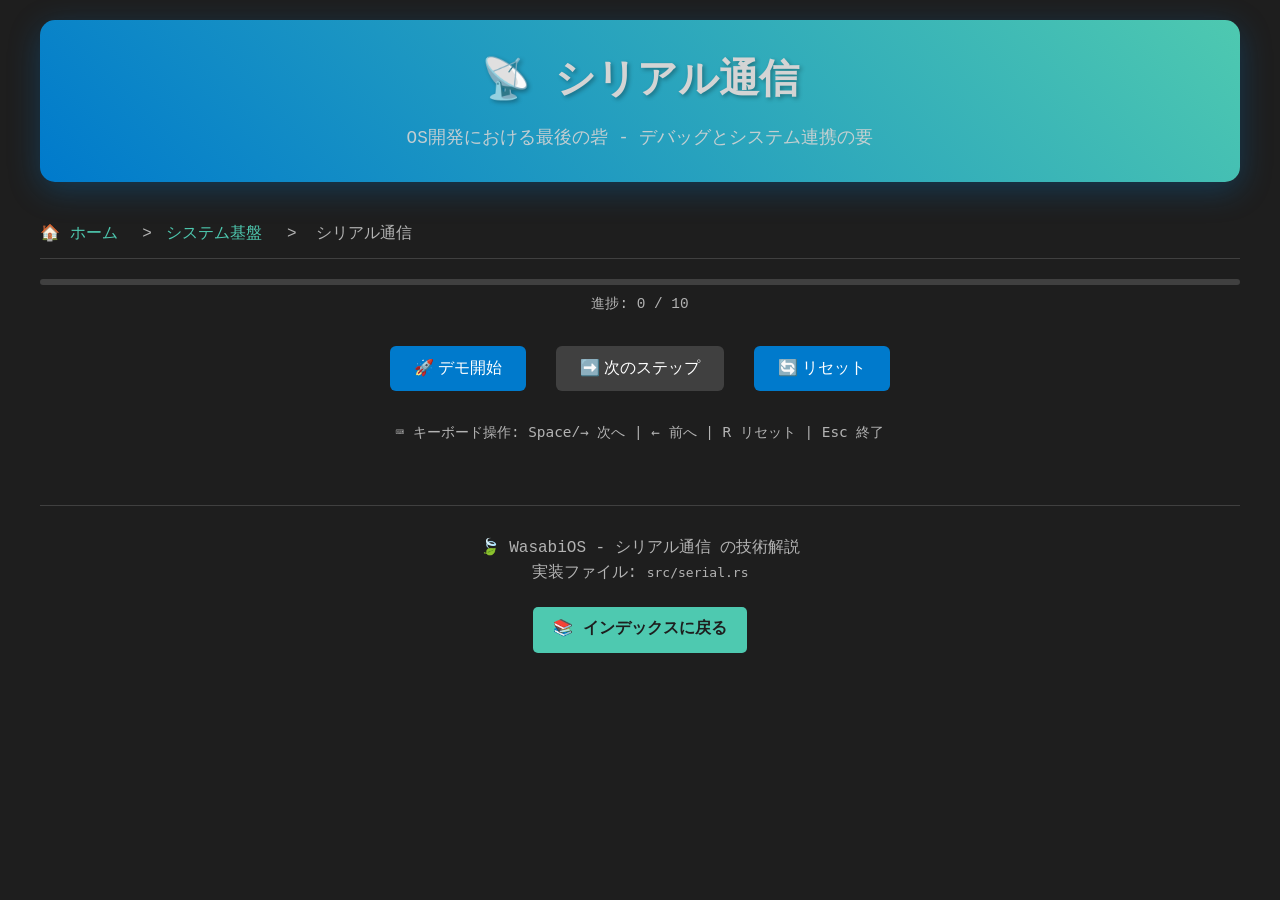
<file: docs/topics/serial-communication/index.html>
<!DOCTYPE html>
<html lang="ja">
<head>
    <meta charset="UTF-8">
    <meta name="viewport" content="width=device-width, initial-scale=1.0">
    <title>シリアル通信 - WasabiOS 技術解説</title>
    <link rel="stylesheet" href="../../assets/style.css">
    <style>
        .serial-wave {
            display: flex;
            align-items: center;
            justify-content: center;
            margin: 20px 0;
            padding: 20px;
            background: linear-gradient(135deg, #1e1e1e 0%, #2d2d30 100%);
            border-radius: 12px;
            border: 2px solid #404040;
        }

        .wave-container {
            width: 100%;
            max-width: 600px;
            height: 100px;
            position: relative;
            background-color: #0d1117;
            border: 2px solid #569cd6;
            border-radius: 8px;
            overflow: hidden;
        }

        .wave-line {
            position: absolute;
            top: 50%;
            left: 0;
            width: 100%;
            height: 2px;
            background-color: #4ec9b0;
            transform: translateY(-1px);
        }

        .bit-segment {
            position: absolute;
            top: 0;
            height: 100%;
            border-right: 1px solid #404040;
            display: flex;
            align-items: center;
            justify-content: center;
            font-size: 0.8rem;
            font-weight: bold;
            transition: all 0.5s ease;
        }

        .bit-high {
            background-color: rgba(78, 201, 176, 0.2);
            color: #4ec9b0;
        }

        .bit-low {
            background-color: rgba(244, 71, 71, 0.2);
            color: #f44747;
        }

        .bit-start {
            background-color: rgba(249, 199, 79, 0.2);
            color: #f9c74f;
        }

        .bit-stop {
            background-color: rgba(86, 156, 214, 0.2);
            color: #569cd6;
        }

        .register-map {
            display: grid;
            grid-template-columns: repeat(8, 1fr);
            gap: 2px;
            margin: 20px 0;
            padding: 15px;
            background-color: #1e1e1e;
            border: 2px solid #569cd6;
            border-radius: 8px;
        }

        .register {
            height: 60px;
            display: flex;
            flex-direction: column;
            align-items: center;
            justify-content: center;
            font-size: 0.8rem;
            border-radius: 4px;
            border: 1px solid #404040;
            transition: all 0.3s ease;
            cursor: pointer;
        }

        .register:hover {
            transform: scale(1.05);
            border-color: #007acc;
        }

        .register-offset {
            font-size: 0.7rem;
            color: #b3b3b3;
            margin-bottom: 4px;
        }

        .register-name {
            font-weight: bold;
            text-align: center;
            line-height: 1.2;
        }

        .register-data { background-color: #007acc; color: white; }
        .register-interrupt { background-color: #4ec9b0; color: #1e1e1e; }
        .register-fifo { background-color: #f9c74f; color: #1e1e1e; }
        .register-line { background-color: #f44747; color: white; }
        .register-modem { background-color: #569cd6; color: white; }
        .register-status { background-color: #4ec9b0; color: #1e1e1e; }
        .register-modem-status { background-color: #f9c74f; color: #1e1e1e; }
        .register-scratch { background-color: #404040; color: #d4d4d4; }

        .qemu-diagram {
            display: flex;
            flex-direction: column;
            align-items: center;
            margin: 20px 0;
            padding: 20px;
            background-color: #1e1e1e;
            border: 2px solid #569cd6;
            border-radius: 12px;
        }

        .host-system {
            background-color: #2d2d30;
            border: 2px solid #4ec9b0;
            border-radius: 8px;
            padding: 20px;
            margin-bottom: 20px;
            width: 100%;
            max-width: 600px;
        }

        .qemu-vm {
            background-color: #264f78;
            border: 2px solid #007acc;
            border-radius: 8px;
            padding: 15px;
            margin: 10px 0;
            width: 80%;
        }

        .wasabi-os {
            background-color: #1e3a32;
            border: 2px solid #4ec9b0;
            border-radius: 6px;
            padding: 10px;
            margin: 5px 0;
            width: 90%;
        }

        .connection-arrow {
            font-size: 2rem;
            color: #f9c74f;
            margin: 10px 0;
            animation: pulse 2s infinite;
        }

        @keyframes pulse {
            0%, 100% { opacity: 1; }
            50% { opacity: 0.5; }
        }

        .init-steps {
            display: grid;
            grid-template-columns: repeat(auto-fit, minmax(250px, 1fr));
            gap: 15px;
            margin: 20px 0;
        }

        .init-step {
            background-color: #2d2d30;
            border: 2px solid #404040;
            border-radius: 8px;
            padding: 15px;
            transition: all 0.5s ease;
            opacity: 0.3;
        }

        .init-step.active {
            opacity: 1;
            border-color: #007acc;
            background-color: #264f78;
            transform: scale(1.02);
        }

        .init-step.completed {
            opacity: 1;
            border-color: #4ec9b0;
            background-color: #1e3a32;
        }

        .step-number {
            display: inline-block;
            width: 30px;
            height: 30px;
            background-color: #007acc;
            color: white;
            border-radius: 50%;
            text-align: center;
            line-height: 30px;
            font-weight: bold;
            margin-right: 10px;
        }

        .step-title {
            font-weight: bold;
            color: #569cd6;
            margin-bottom: 8px;
        }

        .step-description {
            font-size: 0.9rem;
            color: #d4d4d4;
            line-height: 1.4;
        }

        .comparison-grid {
            display: grid;
            grid-template-columns: 1fr 1fr;
            gap: 20px;
            margin: 20px 0;
        }

        .comparison-card {
            background-color: #2d2d30;
            border: 2px solid #404040;
            border-radius: 8px;
            padding: 20px;
        }

        .comparison-card.parallel {
            border-color: #f44747;
        }

        .comparison-card.serial {
            border-color: #4ec9b0;
        }

        .card-title {
            font-size: 1.2rem;
            font-weight: bold;
            margin-bottom: 15px;
            display: flex;
            align-items: center;
        }

        .card-title.parallel {
            color: #f44747;
        }

        .card-title.serial {
            color: #4ec9b0;
        }

        .card-icon {
            font-size: 1.5rem;
            margin-right: 10px;
        }

        .data-flow {
            display: flex;
            align-items: center;
            justify-content: center;
            margin: 15px 0;
            font-family: 'Courier New', monospace;
        }

        .data-bits {
            display: flex;
            gap: 5px;
            margin: 0 10px;
        }

        .data-bit {
            width: 25px;
            height: 25px;
            display: flex;
            align-items: center;
            justify-content: center;
            border: 1px solid #404040;
            border-radius: 4px;
            font-size: 0.8rem;
            font-weight: bold;
        }

        .bit-0 { background-color: #f44747; color: white; }
        .bit-1 { background-color: #4ec9b0; color: #1e1e1e; }

        .flow-arrow {
            font-size: 1.5rem;
            color: #f9c74f;
        }

        .code-highlight {
            background-color: #1e1e1e;
            border: 1px solid #404040;
            border-radius: 6px;
            padding: 15px;
            margin: 15px 0;
            font-family: 'Courier New', monospace;
            overflow-x: auto;
        }

        .rust-keyword { color: #569cd6; }
        .rust-type { color: #4ec9b0; }
        .rust-string { color: #ce9178; }
        .rust-comment { color: #6a9955; }
        .rust-number { color: #b5cea8; }

        .highlight-line {
            background-color: #264f78;
            margin: 0 -15px;
            padding: 0 15px;
            border-left: 4px solid #007acc;
        }

        .step {
            margin: 20px 0;
            padding: 20px;
            border-left: 4px solid #007acc;
            background-color: #2d2d30;
            border-radius: 0 8px 8px 0;
            display: none;
        }

        .step.active {
            display: block;
            animation: fadeIn 0.5s ease-in;
        }

        @keyframes fadeIn {
            from { opacity: 0; transform: translateY(10px); }
            to { opacity: 1; transform: translateY(0); }
        }

        .controls {
            text-align: center;
            margin: 30px 0;
        }

        button {
            background-color: #007acc;
            color: white;
            border: none;
            padding: 12px 24px;
            margin: 0 10px;
            border-radius: 6px;
            cursor: pointer;
            font-size: 16px;
            transition: all 0.3s ease;
        }

        button:hover {
            background-color: #005a9e;
            transform: translateY(-2px);
        }

        button:disabled {
            background-color: #404040;
            cursor: not-allowed;
            transform: none;
        }

        .progress-container {
            margin-bottom: 20px;
        }

        .progress-bar {
            background: #404040;
            height: 6px;
            border-radius: 3px;
            overflow: hidden;
        }

        .progress-fill {
            background: linear-gradient(45deg, #007acc, #4ec9b0);
            height: 100%;
            width: 0%;
            transition: width 0.3s ease;
        }

        .progress-text {
            text-align: center;
            margin-top: 8px;
            font-size: 0.9rem;
            color: #b3b3b3;
        }

        .analogy-steps {
            display: grid;
            grid-template-columns: repeat(auto-fit, minmax(200px, 1fr));
            gap: 15px;
            margin: 20px 0;
        }

        .analogy-step {
            background-color: #2d2d30;
            border: 2px solid #404040;
            border-radius: 8px;
            padding: 15px;
            text-align: center;
            transition: all 0.3s ease;
        }

        .analogy-step:hover {
            border-color: #007acc;
            transform: translateY(-2px);
        }

        .step-icon {
            font-size: 2rem;
            margin-bottom: 10px;
            display: block;
        }

        .step-title {
            font-weight: bold;
            color: #569cd6;
            margin-bottom: 5px;
        }

        .step-desc {
            font-size: 0.9rem;
            color: #b3b3b3;
        }
    </style>
</head>
<body>
    <div class="container">
        <!-- ヘッダー -->
        <header class="page-header">
            <h1 class="page-title">📡 シリアル通信</h1>
            <p class="page-subtitle">OS開発における最後の砦 - デバッグとシステム連携の要</p>
        </header>

        <!-- パンくずリスト -->
        <nav class="breadcrumb">
            <a href="../../index.html">🏠 ホーム</a>
            <span>></span>
            <a href="../../index.html#system">システム基盤</a>
            <span>></span>
            <span>シリアル通信</span>
        </nav>

        <!-- プログレスバー -->
        <div class="progress-container">
            <div class="progress-bar">
                <div id="progressFill" class="progress-fill"></div>
            </div>
            <div class="progress-text">
                進捗: <span id="progressText">0 / 10</span>
            </div>
        </div>

        <!-- コントロール -->
        <div class="controls">
            <button id="startBtn" onclick="startDemo()">🚀 デモ開始</button>
            <button id="nextBtn" onclick="nextStep()" disabled>➡️ 次のステップ</button>
            <button id="resetBtn" onclick="resetDemo()">🔄 リセット</button>
        </div>

        <!-- キーボードショートカット説明 -->
        <div style="text-align: center; margin-bottom: 30px; font-size: 0.9rem; color: #b3b3b3;">
            <p>⌨️ キーボード操作: <kbd>Space</kbd>/<kbd>→</kbd> 次へ | <kbd>←</kbd> 前へ | <kbd>R</kbd> リセット | <kbd>Esc</kbd> 終了</p>
        </div>

        <!-- メインコンテンツ -->
        <main>
            <!-- ステップ 0: 導入（疑問提起・比喩） -->
            <div id="step0" class="step">
                <h2>🤔 OS開発の最大の難問：デバッグ問題</h2>
                <div class="question-section">
                    <div class="question-box">
                        <h3>💭 考えてみましょう</h3>
                        <p class="opening-question">
                            OSを開発している最中、画面出力機能がまだ実装されていない状況で、<br>
                            プログラムがクラッシュしたり、期待通りに動作しなかったりした場合、<br>
                            <strong>一体どうやって何が起こっているのかを知ることができるでしょうか？</strong>
                        </p>
                    </div>
                    
                    <div class="analogy-section">
                        <h3>🌟 身近な例で考えると...</h3>
                        <div class="analogy-box">
                            <p>シリアル通信は、<strong>災害時の緊急無線通信</strong>によく似ています：</p>
                            
                            <div class="analogy-steps">
                                <div class="analogy-step">
                                    <span class="step-icon">📱</span>
                                    <div class="step-title">携帯電話</div>
                                    <div class="step-desc">通常のシステム（画面出力）</div>
                                </div>
                                <div class="analogy-step">
                                    <span class="step-icon">🌪️</span>
                                    <div class="step-title">災害発生</div>
                                    <div class="step-desc">システムクラッシュ</div>
                                </div>
                                <div class="analogy-step">
                                    <span class="step-icon">📡</span>
                                    <div class="step-title">無線通信</div>
                                    <div class="step-desc">シリアル通信</div>
                                </div>
                                <div class="analogy-step">
                                    <span class="step-icon">🚁</span>
                                    <div class="step-title">救助隊</div>
                                    <div class="step-desc">開発者（あなた）</div>
                                </div>
                                <div class="analogy-step">
                                    <span class="step-icon">💾</span>
                                    <div class="step-title">状況記録</div>
                                    <div class="step-desc">ログファイル保存</div>
                                </div>
                            </div>
                            
                            <p>携帯電話の基地局が壊れても、<strong>無線通信</strong>なら確実に外部と連絡が取れる。<br>
                            同様に、画面出力が使えなくても、<strong>シリアル通信</strong>なら確実に外部にデータを送信できます。</p>
                        </div>
                    </div>
                    
                    <div class="why-needed-section">
                        <h3>🎯 なぜこの技術が必要なのか</h3>
                        <div class="why-needed-box">
                            <ul>
                                <li><strong>ブートストラップ問題の解決</strong>: 画面出力機能がない状態でのデバッグ</li>
                                <li><strong>ハードウェア独立性</strong>: グラフィックカードに依存しない通信手段</li>
                                <li><strong>確実性の保証</strong>: 最小限の初期化で確実に動作</li>
                                <li><strong>外部システム連携</strong>: 開発マシンとの橋渡し役</li>
                                <li><strong>リアルタイム監視</strong>: システムの動作状況を即座に把握</li>
                            </ul>
                        </div>
                    </div>
                </div>
            </div>

            <!-- ステップ 1: シリアルポートとは何か -->
            <div id="step1" class="step">
                <h2>🔌 シリアルポートとは何か</h2>
                <p><strong>シリアルポート</strong>は、データを1ビットずつ順番に送信する通信ハードウェアです。単なる設定やソフトウェアではなく、実際にデータの送受信を行う物理的なハードウェアです。</p>
                
                <div class="comparison-grid">
                    <div class="comparison-card parallel">
                        <div class="card-title parallel">
                            <span class="card-icon">🔀</span>
                            パラレル通信
                        </div>
                        <div class="data-flow">
                            <span>データ:</span>
                            <div class="data-bits">
                                <div class="data-bit bit-0">0</div>
                                <div class="data-bit bit-1">1</div>
                                <div class="data-bit bit-0">0</div>
                                <div class="data-bit bit-0">0</div>
                                <div class="data-bit bit-1">1</div>
                                <div class="data-bit bit-0">0</div>
                                <div class="data-bit bit-1">1</div>
                                <div class="data-bit bit-0">0</div>
                            </div>
                        </div>
                        <div style="text-align: center; margin: 10px 0;">
                            <span class="flow-arrow">⬇️ 8本の線で同時送信</span>
                        </div>
                        <ul>
                            <li>8本の線で同時にデータ送信</li>
                            <li>高速だが配線が複雑</li>
                            <li>距離制限あり</li>
                            <li>ノイズに弱い</li>
                        </ul>
                    </div>
                    
                    <div class="comparison-card serial">
                        <div class="card-title serial">
                            <span class="card-icon">➡️</span>
                            シリアル通信
                        </div>
                        <div class="data-flow">
                            <span>データ:</span>
                            <div class="data-bits">
                                <div class="data-bit bit-0">0</div>
                                <span class="flow-arrow">→</span>
                                <div class="data-bit bit-1">1</div>
                                <span class="flow-arrow">→</span>
                                <div class="data-bit bit-0">0</div>
                                <span class="flow-arrow">→</span>
                                <div class="data-bit bit-0">0</div>
                                <span class="flow-arrow">→</span>
                            </div>
                        </div>
                        <div style="text-align: center; margin: 10px 0;">
                            <span class="flow-arrow">⬇️ 1本の線で順次送信</span>
                        </div>
                        <ul>
                            <li>1本の線で順番にデータ送信</li>
                            <li>配線がシンプル</li>
                            <li>長距離通信可能</li>
                            <li>ノイズに強い</li>
                        </ul>
                    </div>
                </div>

                <h3>🏗️ ハードウェアの主要構成要素</h3>
                <ul>
                    <li><strong>送信バッファ</strong>: 送信待ちのデータを一時保存</li>
                    <li><strong>受信バッファ</strong>: 受信したデータを一時保存</li>
                    <li><strong>シフトレジスタ</strong>: データを1ビットずつ送受信</li>
                    <li><strong>ボーレートジェネレータ</strong>: 正確なタイミング制御</li>
                    <li><strong>制御レジスタ</strong>: 通信設定を管理</li>
                </ul>
            </div>

            <!-- ステップ 2: シリアル通信の仕組み -->
            <div id="step2" class="step">
                <h2>⚡ シリアル通信の仕組み</h2>
                <p>シリアル通信では、文字を送信する際に特定の形式でデータを構成します。例として、文字'A'（バイナリ: 01000001）の送信過程を見てみましょう：</p>

                <div class="serial-wave">
                    <div class="wave-container" id="waveContainer">
                        <div class="wave-line"></div>
                        <!-- JavaScriptで動的生成 -->
                    </div>
                </div>

                <div style="display: grid; grid-template-columns: repeat(auto-fit, minmax(200px, 1fr)); gap: 15px; margin: 20px 0;">
                    <div style="display: flex; align-items: center;">
                        <div class="bit-segment bit-start" style="width: 20px; height: 20px; margin-right: 8px;"></div>
                        <span><strong>スタートビット</strong>: 通信開始の合図</span>
                    </div>
                    <div style="display: flex; align-items: center;">
                        <div class="bit-segment bit-low" style="width: 20px; height: 20px; margin-right: 8px;"></div>
                        <span><strong>データビット</strong>: 実際の文字データ（8ビット）</span>
                    </div>
                    <div style="display: flex; align-items: center;">
                        <div class="bit-segment bit-stop" style="width: 20px; height: 20px; margin-right: 8px;"></div>
                        <span><strong>ストップビット</strong>: 通信終了の合図</span>
                    </div>
                </div>

                <h3>📊 通信パラメータ</h3>
                <div style="background-color: #2d2d30; padding: 20px; border-radius: 8px; margin: 20px 0;">
                    <ul>
                        <li><strong>ボーレート</strong>: 115200bps（1秒間に115,200ビット送信）</li>
                        <li><strong>データビット</strong>: 8ビット（1文字あたり）</li>
                        <li><strong>パリティ</strong>: なし（エラー検出なし）</li>
                        <li><strong>ストップビット</strong>: 1ビット</li>
                        <li><strong>フロー制御</strong>: ハードウェアフロー制御</li>
                    </ul>
                </div>

                <p><strong>送信時間の計算：</strong></p>
                <div class="code-highlight">
1文字 = スタートビット(1) + データビット(8) + ストップビット(1) = 10ビット
115200bps ÷ 10ビット = 11,520文字/秒
1文字あたりの送信時間 = 1 ÷ 11,520 ≈ 87マイクロ秒
                </div>
            </div>

            <!-- ステップ 3: OS開発での重要性 -->
            <div id="step3" class="step">
                <h2>🎯 OS開発におけるシリアルポートの重要性</h2>
                <p>OS開発では「鶏と卵」問題が発生します。シリアルポートはこの問題を解決する「最後の砦」として機能します：</p>

                <div style="background-color: #3a1e1e; padding: 20px; border-radius: 8px; border: 2px solid #f44747; margin: 20px 0;">
                    <h3 style="color: #f44747;">🐔 鶏と卵問題</h3>
                    <p style="margin: 10px 0;">OSを作っている → まだ画面出力機能がない → デバッグできない → OSが作れない</p>
                </div>

                <h3>🛡️ シリアルポートが解決する理由</h3>
                
                <div style="display: grid; grid-template-columns: repeat(auto-fit, minmax(300px, 1fr)); gap: 20px; margin: 20px 0;">
                    <div style="background-color: #1e3a32; padding: 20px; border-radius: 8px; border: 2px solid #4ec9b0;">
                        <h4 style="color: #4ec9b0;">🔧 ハードウェアレベルでの独立性</h4>
                        <ul>
                            <li>CPUと直接接続された非常にシンプルなハードウェア</li>
                            <li>グラフィックカード、メモリ管理、ファイルシステムと完全に独立</li>
                            <li>複雑なドライバが不要</li>
                        </ul>
                    </div>
                    
                    <div style="background-color: #264f78; padding: 20px; border-radius: 8px; border: 2px solid #007acc;">
                        <h4 style="color: #569cd6;">⚡ 最小限の初期化で動作</h4>
                        <ul>
                            <li>I/Oポートへの数回の書き込みのみで動作開始</li>
                            <li>メモリ割り当て不要、複雑な設定不要</li>
                            <li>CPU起動直後から使用可能</li>
                        </ul>
                    </div>
                    
                    <div style="background-color: #3a2e1e; padding: 20px; border-radius: 8px; border: 2px solid #f9c74f;">
                        <h4 style="color: #f9c74f;">✅ 確実な出力保証</h4>
                        <ul>
                            <li>同期通信による確実なデータ送信</li>
                            <li>バッファリングが最小限</li>
                            <li>送信完了を確認してから次のデータを送信</li>
                        </ul>
                    </div>
                </div>
            </div>

            <!-- ステップ 4: 外部システムとの連携 -->
            <div id="step4" class="step">
                <h2>🌐 外部システムとの連携</h2>
                <p>シリアルポートの最大の利点は、<strong>開発中のOSと外部システムを繋ぐ橋渡し</strong>をすることです。</p>

                <div class="qemu-diagram">
                    <div class="host-system">
                        <h3 style="color: #4ec9b0; text-align: center; margin-bottom: 15px;">🖥️ あなたの開発マシン（ホストOS）</h3>
                        
                        <div style="display: grid; grid-template-columns: 1fr 1fr; gap: 15px; margin-bottom: 15px;">
                            <div style="background-color: #1e1e1e; padding: 15px; border-radius: 6px; border: 1px solid #4ec9b0;">
                                <h4 style="color: #4ec9b0; margin-bottom: 10px;">📟 ターミナル1</h4>
                                <div class="code-highlight" style="margin: 0; font-size: 0.8rem;">
$ tail -f debug.log
Boot started!
Memory initialized
Graphics ready...
                                </div>
                            </div>
                            <div style="background-color: #1e1e1e; padding: 15px; border-radius: 6px; border: 1px solid #007acc;">
                                <h4 style="color: #007acc; margin-bottom: 10px;">🚀 ターミナル2</h4>
                                <div class="code-highlight" style="margin: 0; font-size: 0.8rem;">
$ qemu-system-x86_64 \
  -serial file:debug.log \
  wasabi.img
                                </div>
                            </div>
                        </div>
                        
                        <div class="connection-arrow">⬇️</div>
                        
                        <div class="qemu-vm">
                            <h4 style="color: #569cd6; text-align: center; margin-bottom: 10px;">🔧 QEMU仮想マシン</h4>
                            <p style="text-align: center; font-size: 0.9rem; margin-bottom: 10px;">シリアルポート(0x3F8)の書き込みを検出・転送</p>
                            
                            <div class="connection-arrow">⬇️</div>
                            
                            <div class="wasabi-os">
                                <h5 style="color: #4ec9b0; text-align: center; margin-bottom: 8px;">🍃 WasabiOS（ゲストOS）</h5>
                                <div class="code-highlight" style="margin: 0; font-size: 0.7rem;">
<span class="rust-comment">// シリアル出力</span>
serial.send_str(<span class="rust-string">"Boot started!\n"</span>);
                                </div>
                            </div>
                        </div>
                    </div>
                </div>

                <h3>🔧 QEMU環境での活用方法</h3>
                <div class="code-highlight">
<span class="rust-comment"># シリアル出力をファイルに保存</span>
qemu-system-x86_64 -serial file:debug.log your_os.img

<span class="rust-comment"># シリアル出力をホストOSの端末に表示</span>
qemu-system-x86_64 -serial stdio your_os.img

<span class="rust-comment"># シリアル出力をTCPポートに転送（リモート監視）</span>
qemu-system-x86_64 -serial tcp:localhost:1234,server your_os.img
                </div>

                <h3>💼 実際の開発ワークフロー例</h3>
                <div style="background-color: #2d2d30; padding: 20px; border-radius: 8px; margin: 20px 0;">
                    <div class="code-highlight">
<span class="rust-comment"># ターミナル1: OSをQEMUで起動</span>
qemu-system-x86_64 -serial file:debug.log wasabi.img

<span class="rust-comment"># ターミナル2: リアルタイムでログ監視</span>
tail -f debug.log

<span class="rust-comment"># ターミナル3: ログ解析</span>
grep "ERROR" debug.log
grep "Memory initialized" debug.log
                    </div>
                </div>
            </div>

            <!-- ステップ 5: I/Oポートとレジスタ -->
            <div id="step5" class="step">
                <h2>🎛️ I/Oポートとレジスタ構成</h2>
                <p>シリアルポートは複数のレジスタで構成されており、それぞれが特定の役割を持っています。COM1ポート（0x3F8）の構成を見てみましょう：</p>

                <div class="register-map" id="registerMap">
                    <div class="register register-data" data-offset="0">
                        <div class="register-offset">+0</div>
                        <div class="register-name">データ<br>レジスタ</div>
                    </div>
                    <div class="register register-interrupt" data-offset="1">
                        <div class="register-offset">+1</div>
                        <div class="register-name">割り込み<br>有効</div>
                    </div>
                    <div class="register register-fifo" data-offset="2">
                        <div class="register-offset">+2</div>
                        <div class="register-name">FIFO<br>制御</div>
                    </div>
                    <div class="register register-line" data-offset="3">
                        <div class="register-offset">+3</div>
                        <div class="register-name">ライン<br>制御</div>
                    </div>
                    <div class="register register-modem" data-offset="4">
                        <div class="register-offset">+4</div>
                        <div class="register-name">モデム<br>制御</div>
                    </div>
                    <div class="register register-status" data-offset="5">
                        <div class="register-offset">+5</div>
                        <div class="register-name">ライン<br>状態</div>
                    </div>
                    <div class="register register-modem-status" data-offset="6">
                        <div class="register-offset">+6</div>
                        <div class="register-name">モデム<br>状態</div>
                    </div>
                    <div class="register register-scratch" data-offset="7">
                        <div class="register-offset">+7</div>
                        <div class="register-name">スクラッチ<br>レジスタ</div>
                    </div>
                </div>

                <h3>📋 各レジスタの詳細</h3>
                <div style="display: grid; grid-template-columns: repeat(auto-fit, minmax(300px, 1fr)); gap: 15px; margin: 20px 0;">
                    <div style="background-color: #264f78; padding: 15px; border-radius: 8px; border: 2px solid #007acc;">
                        <h4 style="color: #007acc;">📤 データレジスタ (base + 0)</h4>
                        <ul>
                            <li>送受信データの読み書き</li>
                            <li>DLAB=1時はボーレート下位バイト</li>
                            <li>最も頻繁に使用されるレジスタ</li>
                        </ul>
                    </div>
                    
                    <div style="background-color: #1e3a32; padding: 15px; border-radius: 8px; border: 2px solid #4ec9b0;">
                        <h4 style="color: #4ec9b0;">🔔 割り込み有効レジスタ (base + 1)</h4>
                        <ul>
                            <li>各種割り込みの有効/無効制御</li>
                            <li>DLAB=1時はボーレート上位バイト</li>
                            <li>初期化時は通常0x00に設定</li>
                        </ul>
                    </div>
                    
                    <div style="background-color: #3a2e1e; padding: 15px; border-radius: 8px; border: 2px solid #f9c74f;">
                        <h4 style="color: #f9c74f;">📦 FIFO制御レジスタ (base + 2)</h4>
                        <ul>
                            <li>FIFOバッファの有効化</li>
                            <li>送受信バッファのクリア</li>
                            <li>割り込み閾値の設定</li>
                        </ul>
                    </div>
                    
                    <div style="background-color: #3a1e1e; padding: 15px; border-radius: 8px; border: 2px solid #f44747;">
                        <h4 style="color: #f44747;">⚙️ ライン制御レジスタ (base + 3)</h4>
                        <ul>
                            <li>データフォーマット設定</li>
                            <li>DLAB（Data Latch Access Bit）制御</li>
                            <li>パリティ、ストップビット設定</li>
                        </ul>
                    </div>
                </div>
            </div>

            <!-- ステップ 6: 初期化プロセス -->
            <div id="step6" class="step">
                <h2>🔧 シリアルポート初期化プロセス</h2>
                <p>シリアルポートの初期化は、ハードウェアレジスタを正しい順序で設定することで行われます。各ステップには技術的な理由があります。</p>

                <div class="init-steps" id="initSteps">
                    <div class="init-step" id="init-step-1">
                        <div class="step-title">
                            <span class="step-number">1</span>
                            割り込み無効化
                        </div>
                        <div class="step-description">
                            初期化中に予期しない割り込みを防ぐため、IER（Interrupt Enable Register）を0x00に設定
                        </div>
                    </div>
                    
                    <div class="init-step" id="init-step-2">
                        <div class="step-title">
                            <span class="step-number">2</span>
                            DLAB有効化
                        </div>
                        <div class="step-description">
                            ボーレート設定レジスタにアクセスするため、LCR（Line Control Register）のDLABビットを1に設定
                        </div>
                    </div>
                    
                    <div class="init-step" id="init-step-3">
                        <div class="step-title">
                            <span class="step-number">3</span>
                            ボーレート設定
                        </div>
                        <div class="step-description">
                            115200bps用の除数（0x0001）を上位・下位バイトに分けて設定
                        </div>
                    </div>
                    
                    <div class="init-step" id="init-step-4">
                        <div class="step-title">
                            <span class="step-number">4</span>
                            データフォーマット
                        </div>
                        <div class="step-description">
                            8ビット、パリティなし、ストップビット1に設定し、DLABを無効化（LCR = 0x03）
                        </div>
                    </div>
                    
                    <div class="init-step" id="init-step-5">
                        <div class="step-title">
                            <span class="step-number">5</span>
                            FIFO制御
                        </div>
                        <div class="step-description">
                            FIFOを有効化し、送受信バッファをクリア、14バイト閾値を設定（FCR = 0xC7）
                        </div>
                    </div>
                    
                    <div class="init-step" id="init-step-6">
                        <div class="step-title">
                            <span class="step-number">6</span>
                            モデム制御
                        </div>
                        <div class="step-description">
                            DTR、RTS信号を有効化し、割り込みを有効にする（MCR = 0x0B）
                        </div>
                    </div>
                </div>

                <div class="code-highlight">
<span class="rust-comment">// WasabiOSでの初期化実装</span>
<span class="rust-keyword">pub fn</span> init(&<span class="rust-keyword">mut self</span>) {
    <span class="rust-comment">// ステップ1: 全ての割り込みを無効化</span>
    <div class="highlight-line">    write_io_port_u8(<span class="rust-keyword">self</span>.base + <span class="rust-number">1</span>, <span class="rust-number">0x00</span>);</div>
    
    <span class="rust-comment">// ステップ2: DLABを有効にしてボーレート設定モードに</span>
    <div class="highlight-line">    write_io_port_u8(<span class="rust-keyword">self</span>.base + <span class="rust-number">3</span>, <span class="rust-number">0x80</span>);</div>
    
    <span class="rust-comment">// ステップ3: ボーレート除数を設定（115200bps用）</span>
    <span class="rust-keyword">const</span> <span class="rust-type">BAUD_DIVISOR</span>: <span class="rust-type">u16</span> = <span class="rust-number">0x0001</span>;
    <div class="highlight-line">    write_io_port_u8(<span class="rust-keyword">self</span>.base, (<span class="rust-type">BAUD_DIVISOR</span> & <span class="rust-number">0xff</span>) <span class="rust-keyword">as</span> <span class="rust-type">u8</span>);</div>
    <div class="highlight-line">    write_io_port_u8(<span class="rust-keyword">self</span>.base + <span class="rust-number">1</span>, (<span class="rust-type">BAUD_DIVISOR</span> >> <span class="rust-number">8</span>) <span class="rust-keyword">as</span> <span class="rust-type">u8</span>);</div>
    
    <span class="rust-comment">// ステップ4: データフォーマットを設定し、DLABを無効化</span>
    <div class="highlight-line">    write_io_port_u8(<span class="rust-keyword">self</span>.base + <span class="rust-number">3</span>, <span class="rust-number">0x03</span>);</div>
    
    <span class="rust-comment">// ステップ5: FIFO制御を設定</span>
    <div class="highlight-line">    write_io_port_u8(<span class="rust-keyword">self</span>.base + <span class="rust-number">2</span>, <span class="rust-number">0xc7</span>);</div>
    
    <span class="rust-comment">// ステップ6: モデム制御信号を設定</span>
    <div class="highlight-line">    write_io_port_u8(<span class="rust-keyword">self</span>.base + <span class="rust-number">4</span>, <span class="rust-number">0x0B</span>);</div>
}
                </div>
            </div>

            <!-- ステップ 7: 文字送信の実装 -->
            <div id="step7" class="step">
                <h2>📤 文字送信の実装</h2>
                <p>シリアル通信は<strong>同期通信</strong>です。送信バッファが空になるまで待機してから次の文字を送信する必要があります。</p>

                <h3>🔄 送信手順</h3>
                <div style="display: grid; grid-template-columns: repeat(auto-fit, minmax(250px, 1fr)); gap: 15px; margin: 20px 0;">
                    <div style="background-color: #264f78; padding: 15px; border-radius: 8px; border: 2px solid #007acc;">
                        <h4 style="color: #007acc;">1️⃣ 送信準備完了チェック</h4>
                        <p>LSR（Line Status Register）のbit 5を監視して、送信ホールドレジスタが空かどうかを確認</p>
                    </div>
                    
                    <div style="background-color: #3a2e1e; padding: 15px; border-radius: 8px; border: 2px solid #f9c74f;">
                        <h4 style="color: #f9c74f;">2️⃣ ビジーウェイト</h4>
                        <p>送信バッファが空になるまで待機。busy_loop_hint()でCPU最適化</p>
                    </div>
                    
                    <div style="background-color: #1e3a32; padding: 15px; border-radius: 8px; border: 2px solid #4ec9b0;">
                        <h4 style="color: #4ec9b0;">3️⃣ データ送信</h4>
                        <p>データレジスタ（base + 0）に文字を書き込んで送信開始</p>
                    </div>
                </div>

                <div class="code-highlight">
<span class="rust-comment">// 1文字送信の実装</span>
<span class="rust-keyword">pub fn</span> send_char(&<span class="rust-keyword">self</span>, c: <span class="rust-type">char</span>) {
    <span class="rust-comment">// 送信準備完了まで待機</span>
    <span class="rust-comment">// LSR (Line Status Register) = base + 5</span>
    <span class="rust-comment">// bit 5 = THRE (Transmitter Holding Register Empty)</span>
    <span class="rust-comment">// 0x20 = 0010 0000 (bit 5のマスク)</span>
    <div class="highlight-line">    <span class="rust-keyword">while</span> (read_io_port_u8(<span class="rust-keyword">self</span>.base + <span class="rust-number">5</span>) & <span class="rust-number">0x20</span>) == <span class="rust-number">0</span> {</div>
        <span class="rust-comment">// CPUに最適化ヒントを提供（PAUSE命令）</span>
        <div class="highlight-line">        busy_loop_hint();</div>
    }

    <span class="rust-comment">// データレジスタ（base + 0）に文字を書き込み</span>
    <div class="highlight-line">    write_io_port_u8(<span class="rust-keyword">self</span>.base, c <span class="rust-keyword">as</span> <span class="rust-type">u8</span>)</div>
}
                </div>

                <h3>📝 文字列送信の実装</h3>
                <div class="code-highlight">
<span class="rust-comment">// 文字列送信の実装</span>
<span class="rust-keyword">pub fn</span> send_str(&<span class="rust-keyword">self</span>, s: &<span class="rust-type">str</span>) {
    <span class="rust-keyword">let mut</span> sc = s.chars();
    <span class="rust-keyword">let</span> slen = s.chars().count();

    <span class="rust-comment">// 各文字を順次送信</span>
    <div class="highlight-line">    <span class="rust-keyword">for</span> _ <span class="rust-keyword">in</span> <span class="rust-number">0</span>..slen {</div>
        <div class="highlight-line">        <span class="rust-keyword">self</span>.send_char(sc.next().unwrap());</div>
    }
}
                </div>
            </div>

            <!-- ステップ 8: WasabiOSでの実装 -->
            <div id="step8" class="step">
                <h2>🍃 WasabiOSでの実装</h2>
                <p>WasabiOSでは、シリアル通信機能を効率的で使いやすい形で実装しています。</p>

                <h3>🏗️ SerialPort構造体の設計</h3>
                <div class="code-highlight">
<span class="rust-comment">/// シリアルポート制御構造体</span>
<span class="rust-keyword">#[repr(C)]</span>
<span class="rust-keyword">pub struct</span> <span class="rust-type">SerialPort</span> {
    <span class="rust-comment">/// シリアルポートのベースI/Oアドレス</span>
    <span class="rust-comment">/// COM1: 0x3F8, COM2: 0x2F8, COM3: 0x3E8, COM4: 0x2E8</span>
    <div class="highlight-line">    base: <span class="rust-type">u16</span>,</div>
}

<span class="rust-keyword">impl</span> <span class="rust-type">SerialPort</span> {
    <span class="rust-comment">/// COM1ポート用のシリアルポートインスタンスを作成</span>
    <div class="highlight-line">    <span class="rust-keyword">pub fn</span> new_for_com1() -> <span class="rust-type">Self</span> {</div>
        <div class="highlight-line">        <span class="rust-type">Self</span>::new(<span class="rust-number">0x3f8</span>)</div>
    }
}
                </div>

                <h3>✍️ fmt::Writeトレイトの実装</h3>
                <p>Rustの標準フォーマット機能との統合により、<code>write!</code>や<code>writeln!</code>マクロが使用可能になります：</p>

                <div class="code-highlight">
<span class="rust-keyword">impl</span> fmt::<span class="rust-type">Write</span> <span class="rust-keyword">for</span> <span class="rust-type">SerialPort</span> {
    <span class="rust-keyword">fn</span> write_str(&<span class="rust-keyword">mut self</span>, s: &<span class="rust-type">str</span>) -> fmt::<span class="rust-type">Result</span> {
        <div class="highlight-line">        <span class="rust-keyword">let</span> serial = <span class="rust-type">Self</span>::default();</div>
        <div class="highlight-line">        serial.send_str(s);</div>
        <span class="rust-type">Ok</span>(())
    }
}
                </div>

                <h3>🎯 実用的な使用例</h3>
                <div style="display: grid; grid-template-columns: repeat(auto-fit, minmax(350px, 1fr)); gap: 20px; margin: 20px 0;">
                    <div style="background-color: #1e3a32; padding: 20px; border-radius: 8px; border: 2px solid #4ec9b0;">
                        <h4 style="color: #4ec9b0;">🚀 起動直後のデバッグ</h4>
                        <div class="code-highlight" style="margin: 10px 0;">
<span class="rust-keyword">fn</span> early_boot() {
    <span class="rust-keyword">let mut</span> serial = <span class="rust-type">SerialPort</span>::new_for_com1();
    serial.init();
    serial.send_str(<span class="rust-string">"Boot started!\n"</span>);
    
    init_memory();
    serial.send_str(<span class="rust-string">"Memory initialized\n"</span>);
}
                        </div>
                    </div>
                    
                    <div style="background-color: #3a1e1e; padding: 20px; border-radius: 8px; border: 2px solid #f44747;">
                        <h4 style="color: #f44747;">💥 パニック時の情報保存</h4>
                        <div class="code-highlight" style="margin: 10px 0;">
<span class="rust-keyword">#[panic_handler]</span>
<span class="rust-keyword">fn</span> panic(info: &<span class="rust-type">PanicInfo</span>) -> ! {
    <span class="rust-keyword">let mut</span> serial = <span class="rust-type">SerialPort</span>::new_for_com1();
    serial.send_str(<span class="rust-string">"PANIC: "</span>);
    <span class="rust-keyword">write!</span>(serial, <span class="rust-string">"{}"</span>, info).unwrap();
    <span class="rust-keyword">loop</span> {}
}
                        </div>
                    </div>
                </div>

                <h3>🔧 フォーマット機能の活用</h3>
                <div class="code-highlight">
<span class="rust-keyword">use</span> core::fmt::<span class="rust-type">Write</span>;

<span class="rust-keyword">let mut</span> serial = <span class="rust-type">SerialPort</span>::new_for_com1();
serial.init();

<span class="rust-comment">// フォーマット文字列を使用した出力</span>
<div class="highlight-line"><span class="rust-keyword">write!</span>(serial, <span class="rust-string">"Value: {}\n"</span>, <span class="rust-number">42</span>).unwrap();</div>
<div class="highlight-line"><span class="rust-keyword">writeln!</span>(serial, <span class="rust-string">"Debug: x={}, y={}"</span>, x, y).unwrap();</div>

<span class="rust-comment">// 複雑なフォーマット</span>
<div class="highlight-line"><span class="rust-keyword">writeln!</span>(serial, <span class="rust-string">"Hex: 0x{:08X}, Binary: {:08b}"</span>, value, value).unwrap();</div>
                </div>
            </div>

            <!-- ステップ 9: まとめ -->
            <div id="step9" class="step">
                <h2>🎯 まとめ</h2>
                <p>シリアル通信は、OS開発における「最後の砦」として、確実で信頼性の高い通信手段を提供します。</p>

                <div style="display: grid; grid-template-columns: 1fr 1fr; gap: 20px; margin: 20px 0;">
                    <div style="background-color: #1e3a32; padding: 20px; border-radius: 8px; border: 2px solid #4ec9b0;">
                        <h3 style="color: #4ec9b0;">✅ シリアル通信の利点</h3>
                        <ul>
                            <li><strong>確実性</strong><br>最小限の初期化で確実に動作</li>
                            <li><strong>独立性</strong><br>他のシステムに依存しない</li>
                            <li><strong>シンプルさ</strong><br>理解しやすい仕組み</li>
                            <li><strong>汎用性</strong><br>様々な環境で利用可能</li>
                            <li><strong>デバッグ効率</strong><br>リアルタイム監視が可能</li>
                        </ul>
                    </div>
                    <div style="background-color: #3a1e1e; padding: 20px; border-radius: 8px; border: 2px solid #f44747;">
                        <h3 style="color: #f44747;">⚠️ 注意点</h3>
                        <ul>
                            <li><strong>速度制限</strong><br>115200bpsの帯域制限</li>
                            <li><strong>文字制限</strong><br>非ASCII文字の表示問題</li>
                            <li><strong>ブロッキング動作</strong><br>送信完了まで待機が必要</li>
                            <li><strong>ハードウェア依存</strong><br>物理ポートの存在が前提</li>
                            <li><strong>設定の複雑さ</strong><br>レジスタ設定の理解が必要</li>
                        </ul>
                    </div>
                </div>

                <div style="background-color: #264f78; padding: 20px; border-radius: 8px; margin: 20px 0; border-left: 4px solid #007acc;">
                    <h3 style="color: #569cd6;">🔍 学習のポイント</h3>
                    <p>シリアル通信を理解することで、以下の知識が身につきます：</p>
                    <ul>
                        <li><strong>低レベルハードウェア制御</strong>: I/Oポートとレジスタ操作</li>
                        <li><strong>同期通信の仕組み</strong>: ビジーウェイトとタイミング制御</li>
                        <li><strong>デバッグ技法</strong>: 効果的なログ出力とトラブルシューティング</li>
                        <li><strong>システム間連携</strong>: 異なるシステム間でのデータ交換</li>
                        <li><strong>プロトコル設計</strong>: 通信フォーマットと制御信号</li>
                    </ul>
                </div>

                <p style="text-align: center; font-size: 1.2rem; color: #4ec9b0; margin-top: 30px;">
                    <strong>🍃 WasabiOSでは、シリアル通信を活用して<br>
                    確実で効率的なデバッグ環境を構築しています！</strong>
                </p>
            </div>
        </main>

        <!-- フッター -->
        <footer class="page-footer">
            <p>🍃 WasabiOS - シリアル通信 の技術解説</p>
            <p>実装ファイル: <code>src/serial.rs</code></p>
            <a href="../../index.html" class="back-to-index">📚 インデックスに戻る</a>
        </footer>
    </div>

    <script src="../../assets/script.js"></script>
    <script>
        let currentStep = -1;
        const totalSteps = 9;

        function startDemo() {
            currentStep = 0;
            document.getElementById('nextBtn').disabled = false;
            showStep(currentStep);
            updateProgress();
        }

        function nextStep() {
            if (currentStep < totalSteps) {
                currentStep++;
                showStep(currentStep);
                updateProgress();
            }
            
            if (currentStep >= totalSteps) {
                document.getElementById('nextBtn').disabled = true;
            }
        }

        function prevStep() {
            if (currentStep > 0) {
                currentStep--;
                showStep(currentStep);
                updateProgress();
                document.getElementById('nextBtn').disabled = false;
            }
        }

        function showStep(step) {
            // Hide all steps
            for (let i = 0; i <= totalSteps; i++) {
                const stepElement = document.getElementById(`step${i}`);
                if (stepElement) {
                    stepElement.classList.remove('active');
                }
            }
            
            // Show current step
            const currentStepElement = document.getElementById(`step${step}`);
            if (currentStepElement) {
                currentStepElement.classList.add('active');
            }
            
            // Special animations for specific steps
            if (step === 2) {
                animateSerialWave();
            } else if (step === 6) {
                animateInitSteps();
            }
        }

        function resetDemo() {
            currentStep = -1;
            document.getElementById('nextBtn').disabled = true;
            
            for (let i = 0; i <= totalSteps; i++) {
                const stepElement = document.getElementById(`step${i}`);
                if (stepElement) {
                    stepElement.classList.remove('active');
                }
            }
            
            // Reset animations
            resetSerialWave();
            resetInitSteps();
            
            updateProgress();
        }

        function updateProgress() {
            const progress = currentStep >= 0 ? ((currentStep + 1) / (totalSteps + 1)) * 100 : 0;
            document.getElementById('progressFill').style.width = `${progress}%`;
            document.getElementById('progressText').textContent = `${Math.max(0, currentStep + 1)} / ${totalSteps + 1}`;
        }

        function animateSerialWave() {
            const container = document.getElementById('waveContainer');
            if (!container) return;
            
            // Clear existing content
            container.innerHTML = '<div class="wave-line"></div>';
            
            // Character 'A' = 01000001
            const bits = ['S', '1', '0', '0', '0', '0', '0', '0', '1', 'E']; // Start + Data + Stop
            const bitTypes = ['bit-start', 'bit-high', 'bit-low', 'bit-low', 'bit-low', 'bit-low', 'bit-low', 'bit-low', 'bit-high', 'bit-stop'];
            
            bits.forEach((bit, index) => {
                const segment = document.createElement('div');
                segment.className = `bit-segment ${bitTypes[index]}`;
                segment.style.left = `${(index * 10)}%`;
                segment.style.width = '10%';
                segment.textContent = bit;
                segment.style.opacity = '0';
                segment.style.transform = 'scale(0.8)';
                
                container.appendChild(segment);
                
                // Animate in sequence
                setTimeout(() => {
                    segment.style.transition = 'all 0.5s ease';
                    segment.style.opacity = '1';
                    segment.style.transform = 'scale(1)';
                }, index * 200);
            });
        }

        function resetSerialWave() {
            const container = document.getElementById('waveContainer');
            if (container) {
                container.innerHTML = '<div class="wave-line"></div>';
            }
        }

        function animateInitSteps() {
            const steps = ['init-step-1', 'init-step-2', 'init-step-3', 'init-step-4', 'init-step-5', 'init-step-6'];
            let currentInitStep = 0;
            
            function activateNextInitStep() {
                if (currentInitStep < steps.length) {
                    const element = document.getElementById(steps[currentInitStep]);
                    if (element) {
                        element.classList.add('active');
                        
                        setTimeout(() => {
                            element.classList.remove('active');
                            element.classList.add('completed');
                            currentInitStep++;
                            activateNextInitStep();
                        }, 1000);
                    }
                }
            }
            
            // Reset all steps first
            steps.forEach(stepId => {
                const element = document.getElementById(stepId);
                if (element) {
                    element.classList.remove('active', 'completed');
                }
            });
            
            // Start animation
            setTimeout(activateNextInitStep, 500);
        }

        function resetInitSteps() {
            const steps = ['init-step-1', 'init-step-2', 'init-step-3', 'init-step-4', 'init-step-5', 'init-step-6'];
            steps.forEach(stepId => {
                const element = document.getElementById(stepId);
                if (element) {
                    element.classList.remove('active', 'completed');
                }
            });
        }

        // Keyboard navigation
        document.addEventListener('keydown', function(e) {
            if (e.key === 'ArrowRight' || e.key === ' ') {
                e.preventDefault();
                if (currentStep === -1) {
                    startDemo();
                } else if (currentStep < totalSteps) {
                    nextStep();
                }
            } else if (e.key === 'ArrowLeft') {
                e.preventDefault();
                if (currentStep > 0) {
                    prevStep();
                }
            } else if (e.key === 'r' || e.key === 'R') {
                e.preventDefault();
                resetDemo();
            } else if (e.key === 'Escape') {
                e.preventDefault();
                resetDemo();
            }
        });

        // Initialize
        document.addEventListener('DOMContentLoaded', function() {
            updateProgress();
        });

        // Page-specific step handling
        document.addEventListener('stepChanged', function(e) {
            const step = e.detail.step;
            
            if (step === 2) {
                animateSerialWave();
            } else if (step === 6) {
                animateInitSteps();
            }
        });
    </script>
</body>
</html>
</file>
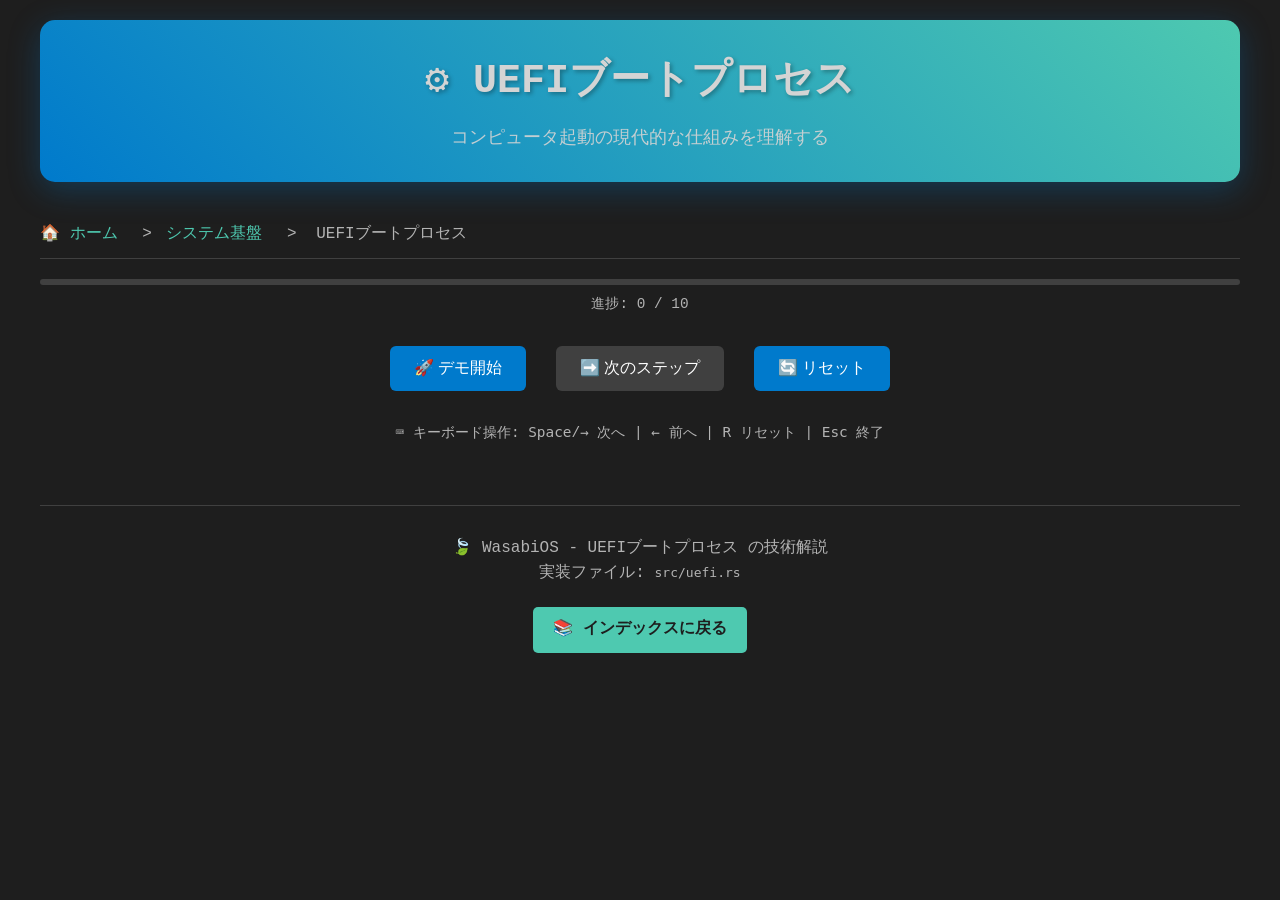
<file: docs/topics/uefi-boot/index.html>
<!DOCTYPE html>
<html lang="ja">
<head>
    <meta charset="UTF-8">
    <meta name="viewport" content="width=device-width, initial-scale=1.0">
    <title>UEFIブートプロセス - WasabiOS 技術解説</title>
    <link rel="stylesheet" href="../../assets/style.css">
    <style>
        .boot-sequence {
            display: flex;
            justify-content: space-between;
            margin: 20px 0;
            padding: 20px;
            background: linear-gradient(135deg, #1e1e1e 0%, #2d2d30 100%);
            border-radius: 12px;
            border: 2px solid #404040;
        }

        .boot-phase {
            flex: 1;
            text-align: center;
            padding: 15px;
            margin: 0 5px;
            border-radius: 8px;
            background-color: #252526;
            border: 2px solid #404040;
            transition: all 0.5s ease;
            opacity: 0.3;
        }

        .boot-phase.active {
            opacity: 1;
            border-color: #007acc;
            background-color: #264f78;
            transform: scale(1.05);
        }

        .boot-phase.completed {
            opacity: 1;
            border-color: #4ec9b0;
            background-color: #1e3a32;
        }

        .phase-title {
            font-weight: bold;
            color: #569cd6;
            margin-bottom: 8px;
        }

        .phase-description {
            font-size: 0.9rem;
            color: #d4d4d4;
        }

        .memory-map {
            display: grid;
            grid-template-columns: repeat(8, 1fr);
            gap: 2px;
            margin: 20px 0;
            padding: 15px;
            background-color: #1e1e1e;
            border: 2px solid #569cd6;
            border-radius: 8px;
        }

        .memory-block {
            height: 40px;
            display: flex;
            align-items: center;
            justify-content: center;
            font-size: 0.8rem;
            border-radius: 4px;
            border: 1px solid #404040;
            transition: all 0.3s ease;
        }

        .memory-reserved { background-color: #f44747; }
        .memory-loader { background-color: #007acc; }
        .memory-boot-services { background-color: #4ec9b0; }
        .memory-runtime { background-color: #f9c74f; }
        .memory-conventional { background-color: #6a9955; }
        .memory-unusable { background-color: #404040; }

        .uefi-architecture {
            display: flex;
            flex-direction: column;
            align-items: center;
            margin: 20px 0;
            padding: 20px;
            background-color: #1e1e1e;
            border: 2px solid #569cd6;
            border-radius: 12px;
        }

        .system-table {
            background-color: #007acc;
            color: white;
            padding: 15px 30px;
            border-radius: 8px;
            margin-bottom: 20px;
            font-weight: bold;
        }

        .services-row {
            display: flex;
            gap: 20px;
            margin-bottom: 20px;
        }

        .service-box {
            background-color: #4ec9b0;
            color: #1e1e1e;
            padding: 12px 20px;
            border-radius: 6px;
            font-weight: bold;
        }

        .protocols-row {
            display: flex;
            gap: 15px;
            flex-wrap: wrap;
            justify-content: center;
        }

        .protocol-box {
            background-color: #f9c74f;
            color: #1e1e1e;
            padding: 8px 15px;
            border-radius: 4px;
            font-size: 0.9rem;
        }

        .comparison-table {
            width: 100%;
            border-collapse: collapse;
            margin: 20px 0;
            background-color: #1e1e1e;
            border-radius: 8px;
            overflow: hidden;
        }

        .comparison-table th,
        .comparison-table td {
            padding: 12px 15px;
            text-align: left;
            border-bottom: 1px solid #404040;
        }

        .comparison-table th {
            background-color: #007acc;
            color: white;
            font-weight: bold;
        }

        .comparison-table tr:nth-child(even) {
            background-color: #252526;
        }

        .code-highlight {
            background-color: #1e1e1e;
            border: 1px solid #404040;
            border-radius: 6px;
            padding: 15px;
            margin: 15px 0;
            font-family: 'Courier New', monospace;
            overflow-x: auto;
        }

        .rust-keyword { color: #569cd6; }
        .rust-type { color: #4ec9b0; }
        .rust-string { color: #ce9178; }
        .rust-comment { color: #6a9955; }
        .rust-number { color: #b5cea8; }

        .highlight-line {
            background-color: #264f78;
            margin: 0 -15px;
            padding: 0 15px;
            border-left: 4px solid #007acc;
        }

        .step {
            margin: 20px 0;
            padding: 20px;
            border-left: 4px solid #007acc;
            background-color: #2d2d30;
            border-radius: 0 8px 8px 0;
            display: none;
        }

        .step.active {
            display: block;
            animation: fadeIn 0.5s ease-in;
        }

        @keyframes fadeIn {
            from { opacity: 0; transform: translateY(10px); }
            to { opacity: 1; transform: translateY(0); }
        }

        .controls {
            text-align: center;
            margin: 30px 0;
        }

        button {
            background-color: #007acc;
            color: white;
            border: none;
            padding: 12px 24px;
            margin: 0 10px;
            border-radius: 6px;
            cursor: pointer;
            font-size: 16px;
            transition: all 0.3s ease;
        }

        button:hover {
            background-color: #005a9e;
            transform: translateY(-2px);
        }

        button:disabled {
            background-color: #404040;
            cursor: not-allowed;
            transform: none;
        }

        .progress-container {
            margin-bottom: 20px;
        }

        .progress-bar {
            background: #404040;
            height: 6px;
            border-radius: 3px;
            overflow: hidden;
        }

        .progress-fill {
            background: linear-gradient(45deg, #007acc, #4ec9b0);
            height: 100%;
            width: 0%;
            transition: width 0.3s ease;
        }

        .progress-text {
            text-align: center;
            margin-top: 8px;
            font-size: 0.9rem;
            color: #b3b3b3;
        }
    </style>
</head>
<body>
    <div class="container">
        <!-- ヘッダー -->
        <header class="page-header">
            <h1 class="page-title">⚙️ UEFIブートプロセス</h1>
            <p class="page-subtitle">コンピュータ起動の現代的な仕組みを理解する</p>
        </header>

        <!-- パンくずリスト -->
        <nav class="breadcrumb">
            <a href="../../index.html">🏠 ホーム</a>
            <span>></span>
            <a href="../../index.html#system">システム基盤</a>
            <span>></span>
            <span>UEFIブートプロセス</span>
        </nav>

        <!-- プログレスバー -->
        <div class="progress-container">
            <div class="progress-bar">
                <div id="progressFill" class="progress-fill"></div>
            </div>
            <div class="progress-text">
                進捗: <span id="progressText">0 / 10</span>
            </div>
        </div>

        <!-- コントロール -->
        <div class="controls">
            <button id="startBtn" onclick="startDemo()">🚀 デモ開始</button>
            <button id="nextBtn" onclick="nextStep()" disabled>➡️ 次のステップ</button>
            <button id="resetBtn" onclick="resetDemo()">🔄 リセット</button>
        </div>

        <!-- キーボードショートカット説明 -->
        <div style="text-align: center; margin-bottom: 30px; font-size: 0.9rem; color: #b3b3b3;">
            <p>⌨️ キーボード操作: <kbd>Space</kbd>/<kbd>→</kbd> 次へ | <kbd>←</kbd> 前へ | <kbd>R</kbd> リセット | <kbd>Esc</kbd> 終了</p>
        </div>

        <!-- メインコンテンツ -->
        <main>
            <!-- ステップ 0: 導入（疑問提起・比喩） -->
            <div id="step0" class="step">
                <h2>🤔 コンピュータの起動、その謎に迫る</h2>
                <div class="question-section">
                    <div class="question-box">
                        <h3>💭 考えてみましょう</h3>
                        <p class="opening-question">
                            コンピュータの電源を入れた瞬間、メモリは完全に空っぽです。<br>
                            プログラムを実行するにはメモリにコードを読み込む必要がありますが、<br>
                            <strong>「メモリにプログラムを読み込むプログラム」は一体誰が、どこから読み込むのでしょうか？</strong>
                        </p>
                    </div>
                    
                    <div class="analogy-section">
                        <h3>🌟 身近な例で考えると...</h3>
                        <div class="analogy-box">
                            <p>コンピュータの起動は、<strong>朝起きてから出社するまでの準備</strong>によく似ています：</p>
                            
                            <div class="analogy-steps">
                                <div class="analogy-step">
                                    <span class="step-icon">⏰</span>
                                    <div class="step-title">目覚まし時計</div>
                                    <div class="step-desc">電源投入</div>
                                </div>
                                <div class="analogy-step">
                                    <span class="step-icon">🧠</span>
                                    <div class="step-title">意識を取り戻す</div>
                                    <div class="step-desc">CPU初期化</div>
                                </div>
                                <div class="analogy-step">
                                    <span class="step-icon">👔</span>
                                    <div class="step-title">身支度を整える</div>
                                    <div class="step-desc">ハードウェア初期化</div>
                                </div>
                                <div class="analogy-step">
                                    <span class="step-icon">🍳</span>
                                    <div class="step-title">朝食を準備</div>
                                    <div class="step-desc">ドライバ読み込み</div>
                                </div>
                                <div class="analogy-step">
                                    <span class="step-icon">🚗</span>
                                    <div class="step-title">出発準備完了</div>
                                    <div class="step-desc">OS起動</div>
                                </div>
                            </div>
                            
                            <p>この一連の「起床から出社まで」を管理してくれる<strong>「朝の執事」</strong>のような存在、それがUEFIです。</p>
                        </div>
                    </div>
                    
                    <div class="why-needed-section">
                        <h3>🎯 なぜこの技術が必要なのか</h3>
                        <div class="why-needed-box">
                            <ul>
                                <li><strong>ブートストラップ問題の解決</strong>: 「最初のプログラムを読み込むプログラム」が必要</li>
                                <li><strong>ハードウェアの多様性</strong>: 異なるメーカー・仕様のハードウェアを統一的に扱う</li>
                                <li><strong>セキュリティの確保</strong>: 信頼できるソフトウェアのみを起動させる</li>
                                <li><strong>効率的な初期化</strong>: 複雑な現代のハードウェアを適切な順序で初期化</li>
                                <li><strong>OSの独立性</strong>: 特定のOSに依存しない標準的なインターフェース</li>
                            </ul>
                        </div>
                    </div>
                </div>
            </div>

            <!-- ステップ 1: 概要 -->
            <div id="step1" class="step">
                <h2>📋 UEFIとは何か</h2>
                <p><strong>UEFI (Unified Extensible Firmware Interface)</strong> は、コンピュータの電源投入からOSの起動までを管理する現代的なファームウェア仕様です。</p>
                
                <div style="display: flex; gap: 20px; margin: 20px 0;">
                    <div style="flex: 1; padding: 20px; background-color: #2d2d30; border-radius: 8px;">
                        <h3 style="color: #f44747;">🏛️ 従来のBIOS</h3>
                        <ul>
                            <li>16ビットモードで動作</li>
                            <li>1MBメモリ制限</li>
                            <li>2TBディスク制限</li>
                            <li>テキストベースUI</li>
                            <li>拡張性に乏しい</li>
                        </ul>
                    </div>
                    <div style="flex: 1; padding: 20px; background-color: #2d2d30; border-radius: 8px;">
                        <h3 style="color: #4ec9b0;">⚡ 現代のUEFI</h3>
                        <ul>
                            <li>32/64ビットモードで動作</li>
                            <li>大容量メモリ対応</li>
                            <li>9ZB超ディスク対応</li>
                            <li>グラフィカルUI</li>
                            <li>モジュラー設計</li>
                        </ul>
                    </div>
                </div>

                <p><strong>なぜUEFIが必要なのか？</strong></p>
                <ul>
                    <li>🔒 <strong>セキュリティ強化</strong>: Secure Boot、TPM連携</li>
                    <li>🚀 <strong>高速起動</strong>: 並列初期化、最適化されたドライバ</li>
                    <li>🔧 <strong>拡張性</strong>: プロトコルベースの設計</li>
                    <li>🖥️ <strong>現代的UI</strong>: マウス操作、高解像度対応</li>
                </ul>
            </div>

            <!-- ステップ 2: ブートプロセス概要 -->
            <div id="step2" class="step">
                <h2>🔄 UEFIブートプロセスの全体像</h2>
                <p>UEFIブートプロセスは以下の5つの主要フェーズで構成されています：</p>

                <div class="boot-sequence" id="bootSequence">
                    <div class="boot-phase" id="phase-sec">
                        <div class="phase-title">SEC</div>
                        <div class="phase-description">Security<br>セキュリティ検証</div>
                    </div>
                    <div class="boot-phase" id="phase-pei">
                        <div class="phase-title">PEI</div>
                        <div class="phase-description">Pre-EFI Init<br>基本初期化</div>
                    </div>
                    <div class="boot-phase" id="phase-dxe">
                        <div class="phase-title">DXE</div>
                        <div class="phase-description">Driver Exec<br>ドライバ実行</div>
                    </div>
                    <div class="boot-phase" id="phase-bds">
                        <div class="phase-title">BDS</div>
                        <div class="phase-description">Boot Device<br>起動デバイス選択</div>
                    </div>
                    <div class="boot-phase" id="phase-rt">
                        <div class="phase-title">RT</div>
                        <div class="phase-description">Runtime<br>OS実行時</div>
                    </div>
                </div>

                <p>各フェーズは特定の役割を持ち、段階的にシステムを初期化していきます。</p>
            </div>

            <!-- ステップ 3: UEFIアーキテクチャ -->
            <div id="step3" class="step">
                <h2>🏗️ UEFIアーキテクチャ</h2>
                <p>UEFIは階層化されたアーキテクチャを持ち、システムテーブルを中心とした構造になっています：</p>

                <div class="uefi-architecture">
                    <div class="system-table">EFI System Table</div>
                    
                    <div class="services-row">
                        <div class="service-box">Boot Services</div>
                        <div class="service-box">Runtime Services</div>
                    </div>
                    
                    <div class="protocols-row">
                        <div class="protocol-box">Graphics Output</div>
                        <div class="protocol-box">Block I/O</div>
                        <div class="protocol-box">File System</div>
                        <div class="protocol-box">Network</div>
                        <div class="protocol-box">USB</div>
                    </div>
                </div>

                <div class="code-highlight">
<span class="rust-comment">// WasabiOSでのEFIシステムテーブル定義</span>
<span class="rust-keyword">#[repr(C)]</span>
<span class="rust-keyword">pub struct</span> <span class="rust-type">EfiSystemTable</span> {
    <span class="rust-comment">// ヘッダー情報（省略）</span>
    _reserved0: [<span class="rust-type">u64</span>; <span class="rust-number">12</span>],
    <span class="rust-keyword">pub</span> boot_services: &<span class="rust-keyword">'static</span> <span class="rust-type">EfiBootServicesTable</span>,
}
                </div>
            </div>

            <!-- ステップ 4: メモリマップ -->
            <div id="step4" class="step">
                <h2>🧠 メモリマップの取得</h2>
                <p>UEFIはシステムのメモリ構成を詳細に管理し、OSに正確な情報を提供します：</p>

                <div class="memory-map" id="memoryMap">
                    <!-- JavaScriptで動的生成 -->
                </div>

                <div style="display: grid; grid-template-columns: repeat(3, 1fr); gap: 15px; margin: 20px 0;">
                    <div style="display: flex; align-items: center;">
                        <div class="memory-block memory-reserved" style="width: 20px; height: 20px; margin-right: 8px;"></div>
                        <span>Reserved</span>
                    </div>
                    <div style="display: flex; align-items: center;">
                        <div class="memory-block memory-loader" style="width: 20px; height: 20px; margin-right: 8px;"></div>
                        <span>Loader Code/Data</span>
                    </div>
                    <div style="display: flex; align-items: center;">
                        <div class="memory-block memory-boot-services" style="width: 20px; height: 20px; margin-right: 8px;"></div>
                        <span>Boot Services</span>
                    </div>
                    <div style="display: flex; align-items: center;">
                        <div class="memory-block memory-runtime" style="width: 20px; height: 20px; margin-right: 8px;"></div>
                        <span>Runtime Services</span>
                    </div>
                    <div style="display: flex; align-items: center;">
                        <div class="memory-block memory-conventional" style="width: 20px; height: 20px; margin-right: 8px;"></div>
                        <span>Conventional</span>
                    </div>
                    <div style="display: flex; align-items: center;">
                        <div class="memory-block memory-unusable" style="width: 20px; height: 20px; margin-right: 8px;"></div>
                        <span>Unusable</span>
                    </div>
                </div>

                <div class="code-highlight">
<span class="rust-comment">// メモリマップ取得の実装</span>
<span class="rust-keyword">impl</span> <span class="rust-type">EfiBootServicesTable</span> {
    <span class="rust-keyword">pub fn</span> get_memory_map(&<span class="rust-keyword">self</span>, map: &<span class="rust-keyword">mut</span> <span class="rust-type">MemoryMapHolder</span>) -> <span class="rust-type">EfiStatus</span> {
        <div class="highlight-line">        (<span class="rust-keyword">self</span>.get_memory_map)(</div>
        <div class="highlight-line">            &<span class="rust-keyword">mut</span> map.memory_map_size,</div>
        <div class="highlight-line">            map.memory_map_buffer.as_mut_ptr(),</div>
        <div class="highlight-line">            &<span class="rust-keyword">mut</span> map.map_key,</div>
        <div class="highlight-line">            &<span class="rust-keyword">mut</span> map.descriptor_size,</div>
        <div class="highlight-line">            &<span class="rust-keyword">mut</span> map.descriptor_version,</div>
        <div class="highlight-line">        )</div>
    }
}
                </div>
            </div>

            <!-- ステップ 5: グラフィックス初期化 -->
            <div id="step5" class="step">
                <h2>🎨 グラフィックス出力プロトコル</h2>
                <p>UEFIはグラフィックス出力プロトコルを通じて、高解像度ディスプレイへの描画機能を提供します：</p>

                <table class="comparison-table">
                    <thead>
                        <tr>
                            <th>項目</th>
                            <th>BIOS VGA</th>
                            <th>UEFI GOP</th>
                        </tr>
                    </thead>
                    <tbody>
                        <tr>
                            <td>解像度</td>
                            <td>640x480, 800x600</td>
                            <td>任意の高解像度</td>
                        </tr>
                        <tr>
                            <td>色深度</td>
                            <td>4bit, 8bit</td>
                            <td>32bit (RGBA)</td>
                        </tr>
                        <tr>
                            <td>アクセス方法</td>
                            <td>INT 10h割り込み</td>
                            <td>プロトコル関数</td>
                        </tr>
                        <tr>
                            <td>フレームバッファ</td>
                            <td>セグメント化</td>
                            <td>リニアアドレス</td>
                        </tr>
                    </tbody>
                </table>

                <div class="code-highlight">
<span class="rust-comment">// グラフィックス出力プロトコルの取得</span>
<span class="rust-keyword">fn</span> locate_graphic_protocol(
    efi_system_table: &<span class="rust-type">EfiSystemTable</span>,
) -> <span class="rust-type">Result</span>&lt;&<span class="rust-type">EfiGraphicsOutputProtocol</span>&gt; {
    <span class="rust-keyword">let mut</span> graphic_output_protocol = null_mut();
    <div class="highlight-line">    <span class="rust-keyword">let</span> status = (efi_system_table.boot_services.locate_protocol)(</div>
    <div class="highlight-line">        &<span class="rust-type">EFI_GRAPHICS_OUTPUT_PROTOCOL_GUID</span>,</div>
    <div class="highlight-line">        null_mut(),</div>
    <div class="highlight-line">        &<span class="rust-keyword">mut</span> graphic_output_protocol <span class="rust-keyword">as</span> *<span class="rust-keyword">mut</span> _ <span class="rust-keyword">as</span> *<span class="rust-keyword">mut</span> *<span class="rust-keyword">mut</span> <span class="rust-type">EfiVoid</span>,</div>
    <div class="highlight-line">    );</div>
    <span class="rust-comment">// ...</span>
}
                </div>
            </div>

            <!-- ステップ 6: VRAM初期化 -->
            <div id="step6" class="step">
                <h2>🖥️ VRAM初期化とテキスト描画</h2>
                <p>取得したグラフィックスプロトコルを使用して、VRAMを初期化し描画機能を実装します：</p>

                <div class="code-highlight">
<span class="rust-comment">// VRAM情報構造体</span>
<span class="rust-keyword">#[derive(Clone, Copy)]</span>
<span class="rust-keyword">pub struct</span> <span class="rust-type">VramBufferInfo</span> {
    buf: *<span class="rust-keyword">mut</span> <span class="rust-type">u8</span>,
    width: <span class="rust-type">i64</span>,
    height: <span class="rust-type">i64</span>,
    pixels_per_line: <span class="rust-type">i64</span>,
}

<span class="rust-comment">// VRAM初期化関数</span>
<span class="rust-keyword">pub fn</span> init_vram(efi_system_table: &<span class="rust-type">EfiSystemTable</span>) -> <span class="rust-type">Result</span>&lt;<span class="rust-type">VramBufferInfo</span>&gt; {
    <span class="rust-keyword">let</span> gp = locate_graphic_protocol(efi_system_table)?;
    <div class="highlight-line">    <span class="rust-type">Ok</span>(<span class="rust-type">VramBufferInfo</span> {</div>
    <div class="highlight-line">        buf: gp.mode.frame_buffer_base <span class="rust-keyword">as</span> *<span class="rust-keyword">mut</span> <span class="rust-type">u8</span>,</div>
    <div class="highlight-line">        width: gp.mode.info.horizontal_resolution <span class="rust-keyword">as</span> <span class="rust-type">i64</span>,</div>
    <div class="highlight-line">        height: gp.mode.info.vertical_resolution <span class="rust-keyword">as</span> <span class="rust-type">i64</span>,</div>
    <div class="highlight-line">        pixels_per_line: gp.mode.info.pixels_per_scan_line <span class="rust-keyword">as</span> <span class="rust-type">i64</span>,</div>
    <div class="highlight-line">    })</div>
}
                </div>

                <p><strong>VRAMテキストライター</strong>の実装により、フォーマット済み文字列の描画が可能になります：</p>

                <div class="code-highlight">
<span class="rust-keyword">impl</span> fmt::<span class="rust-type">Write</span> <span class="rust-keyword">for</span> <span class="rust-type">VramTextWriter</span>&lt;<span class="rust-keyword">'_</span>&gt; {
    <span class="rust-keyword">fn</span> write_str(&<span class="rust-keyword">mut self</span>, s: &<span class="rust-type">str</span>) -> fmt::<span class="rust-type">Result</span> {
        <span class="rust-keyword">for</span> c <span class="rust-keyword">in</span> s.chars() {
            <span class="rust-keyword">if</span> c == <span class="rust-string">'\n'</span> {
                <span class="rust-keyword">self</span>.cursor_y += <span class="rust-number">16</span>;
                <span class="rust-keyword">self</span>.cursor_x = <span class="rust-number">0</span>;
                <span class="rust-keyword">continue</span>;
            }
            <div class="highlight-line">            draw_font_fg(<span class="rust-keyword">self</span>.vram, <span class="rust-keyword">self</span>.cursor_x, <span class="rust-keyword">self</span>.cursor_y, <span class="rust-number">0xffffff</span>, c);</div>
            <span class="rust-keyword">self</span>.cursor_x += <span class="rust-number">8</span>;
        }
        <span class="rust-type">Ok</span>(())
    }
}
                </div>
            </div>

            <!-- ステップ 7: ブートサービス終了 -->
            <div id="step7" class="step">
                <h2>🚪 ブートサービスからの離脱</h2>
                <p>OSが制御を取得する前に、UEFIブートサービスを終了する必要があります：</p>

                <div style="background-color: #2d2d30; padding: 20px; border-radius: 8px; margin: 20px 0;">
                    <h3 style="color: #f9c74f;">⚠️ 重要なポイント</h3>
                    <ul>
                        <li><strong>メモリマップの取得</strong>: 最新の状態を確認</li>
                        <li><strong>ExitBootServices呼び出し</strong>: ブートサービス終了</li>
                        <li><strong>失敗時の再試行</strong>: メモリ状態変化への対応</li>
                        <li><strong>ランタイムサービス</strong>: 継続利用可能</li>
                    </ul>
                </div>

                <div class="code-highlight">
<span class="rust-comment">// ブートサービス終了処理</span>
<span class="rust-keyword">pub fn</span> exit_from_efi_boot_services(
    image_handle: <span class="rust-type">EfiHandle</span>,
    efi_system_table: &<span class="rust-type">EfiSystemTable</span>,
    memory_map: &<span class="rust-keyword">mut</span> <span class="rust-type">MemoryMapHolder</span>,
) {
    <div class="highlight-line">    <span class="rust-keyword">loop</span> {</div>
        <span class="rust-comment">// 最新のメモリマップを取得</span>
        <div class="highlight-line">        <span class="rust-keyword">let</span> status = efi_system_table.boot_services.get_memory_map(memory_map);</div>
        <div class="highlight-line">        assert_eq!(status, <span class="rust-type">EfiStatus</span>::Success);</div>
        
        <span class="rust-comment">// ブートサービス終了を試行</span>
        <div class="highlight-line">        <span class="rust-keyword">let</span> status = (efi_system_table.boot_services.exit_boot_services)(</div>
        <div class="highlight-line">            image_handle,</div>
        <div class="highlight-line">            memory_map.map_key</div>
        <div class="highlight-line">        );</div>
        
        <span class="rust-keyword">if</span> status == <span class="rust-type">EfiStatus</span>::Success {
            <span class="rust-keyword">break</span>;
        }
        <span class="rust-comment">// 失敗した場合は再試行（メモリマップが変更された可能性）</span>
    }
}
                </div>
            </div>

            <!-- ステップ 8: 実装での流れ -->
            <div id="step8" class="step">
                <h2>🔧 WasabiOSでの実装の流れ</h2>
                <p>実際のWasabiOSでは、以下の順序でUEFI機能を活用しています：</p>

                <div style="display: grid; grid-template-columns: 1fr 1fr; gap: 20px; margin: 20px 0;">
                    <div style="background-color: #2d2d30; padding: 20px; border-radius: 8px;">
                        <h3 style="color: #4ec9b0;">📝 初期化段階</h3>
                        <ol>
                            <li><strong>システムテーブル取得</strong><br>
                                <code>EfiSystemTable</code>からブートサービスにアクセス</li>
                            <li><strong>グラフィックス初期化</strong><br>
                                <code>init_vram()</code>でVRAM情報を取得</li>
                            <li><strong>メモリマップ取得</strong><br>
                                システムメモリ構成を把握</li>
                        </ol>
                    </div>
                    <div style="background-color: #2d2d30; padding: 20px; border-radius: 8px;">
                        <h3 style="color: #f9c74f;">🚀 OS起動段階</h3>
                        <ol>
                            <li><strong>必要な初期化完了</strong><br>
                                フォントシステム、描画機能など</li>
                            <li><strong>ブートサービス終了</strong><br>
                                <code>exit_from_efi_boot_services()</code></li>
                            <li><strong>OS本体実行</strong><br>
                                独自のメモリ管理、タスク管理へ</li>
                        </ol>
                    </div>
                </div>

                <p><strong>重要な設計判断：</strong></p>
                <ul>
                    <li>🎯 <strong>最小限のUEFI依存</strong>: 必要な機能のみ使用</li>
                    <li>🔒 <strong>安全な型定義</strong>: Rustの型システムでUEFI構造体を表現</li>
                    <li>⚡ <strong>効率的なメモリ管理</strong>: UEFIメモリマップを活用</li>
                    <li>🖥️ <strong>直接VRAM操作</strong>: 高速な描画処理</li>
                </ul>
            </div>

            <!-- ステップ 9: まとめ -->
            <div id="step9" class="step">
                <h2>🎯 まとめ</h2>
                <p>UEFIブートプロセスは現代のコンピュータシステムの基盤となる重要な技術です。</p>

                <div style="display: grid; grid-template-columns: 1fr 1fr; gap: 20px; margin: 20px 0;">
                    <div style="background-color: #1e3a32; padding: 20px; border-radius: 8px; border: 2px solid #4ec9b0;">
                        <h3 style="color: #4ec9b0;">✅ UEFIの利点</h3>
                        <ul>
                            <li><strong>モダンなアーキテクチャ</strong><br>64ビット、大容量対応</li>
                            <li><strong>豊富なプロトコル</strong><br>グラフィックス、ネットワーク等</li>
                            <li><strong>セキュリティ機能</strong><br>Secure Boot、TPM連携</li>
                            <li><strong>開発効率</strong><br>標準化されたAPI</li>
                        </ul>
                    </div>
                    <div style="background-color: #3a1e1e; padding: 20px; border-radius: 8px; border: 2px solid #f44747;">
                        <h3 style="color: #f44747;">⚠️ 注意点</h3>
                        <ul>
                            <li><strong>複雑性</strong><br>BIOSより学習コストが高い</li>
                            <li><strong>実装依存</strong><br>ベンダー固有の動作</li>
                            <li><strong>デバッグ困難</strong><br>低レベルでの問題解析</li>
                            <li><strong>互換性</strong><br>レガシーシステムとの差異</li>
                        </ul>
                    </div>
                </div>

                <div style="background-color: #264f78; padding: 20px; border-radius: 8px; margin: 20px 0; border-left: 4px solid #007acc;">
                    <h3 style="color: #569cd6;">🔍 学習のポイント</h3>
                    <p>UEFIを理解することで、以下の知識が身につきます：</p>
                    <ul>
                        <li><strong>システム起動の仕組み</strong>: ハードウェアからOSまでの流れ</li>
                        <li><strong>メモリ管理の基礎</strong>: 物理メモリの構成と管理</li>
                        <li><strong>ハードウェア抽象化</strong>: プロトコルベースの設計</li>
                        <li><strong>低レベルプログラミング</strong>: ファームウェアレベルの実装</li>
                    </ul>
                </div>

                <p style="text-align: center; font-size: 1.2rem; color: #4ec9b0; margin-top: 30px;">
                    <strong>🍃 WasabiOSでは、これらのUEFI機能を活用して<br>
                    効率的で安全なOS実装を目指しています！</strong>
                </p>
            </div>
        </main>

        <!-- フッター -->
        <footer class="page-footer">
            <p>🍃 WasabiOS - UEFIブートプロセス の技術解説</p>
            <p>実装ファイル: <code>src/uefi.rs</code></p>
            <a href="../../index.html" class="back-to-index">📚 インデックスに戻る</a>
        </footer>
    </div>

    <script src="../../assets/script.js"></script>
    <script>
        let currentStep = -1;
        const totalSteps = 9;

        function startDemo() {
            currentStep = 0;
            document.getElementById('nextBtn').disabled = false;
            showStep(currentStep);
            updateProgress();
        }

        function nextStep() {
            if (currentStep < totalSteps) {
                currentStep++;
                showStep(currentStep);
                updateProgress();
            }
            
            if (currentStep >= totalSteps) {
                document.getElementById('nextBtn').disabled = true;
            }
        }

        function prevStep() {
            if (currentStep > 0) {
                currentStep--;
                showStep(currentStep);
                updateProgress();
                document.getElementById('nextBtn').disabled = false;
            }
        }

        function showStep(step) {
            // Hide all steps
            for (let i = 0; i <= totalSteps; i++) {
                const stepElement = document.getElementById(`step${i}`);
                if (stepElement) {
                    stepElement.classList.remove('active');
                }
            }
            
            // Show current step
            const currentStepElement = document.getElementById(`step${step}`);
            if (currentStepElement) {
                currentStepElement.classList.add('active');
            }
            
            // Special animations for specific steps
            if (step === 1) {
                animateBootSequence();
            } else if (step === 3) {
                generateMemoryMap();
            }
        }

        function resetDemo() {
            currentStep = -1;
            document.getElementById('nextBtn').disabled = true;
            
            for (let i = 0; i <= totalSteps; i++) {
                const stepElement = document.getElementById(`step${i}`);
                if (stepElement) {
                    stepElement.classList.remove('active');
                }
            }
            
            // Reset boot sequence animation
            const phases = ['sec', 'pei', 'dxe', 'bds', 'rt'];
            phases.forEach(phase => {
                const element = document.getElementById(`phase-${phase}`);
                if (element) {
                    element.classList.remove('active', 'completed');
                }
            });
            
            updateProgress();
        }

        function updateProgress() {
            const progress = currentStep >= 0 ? ((currentStep + 1) / (totalSteps + 1)) * 100 : 0;
            document.getElementById('progressFill').style.width = `${progress}%`;
            document.getElementById('progressText').textContent = `${Math.max(0, currentStep + 1)} / ${totalSteps + 1}`;
        }

        function animateBootSequence() {
            const phases = ['sec', 'pei', 'dxe', 'bds', 'rt'];
            let currentPhase = 0;
            
            function activateNextPhase() {
                if (currentPhase < phases.length) {
                    const element = document.getElementById(`phase-${phases[currentPhase]}`);
                    if (element) {
                        element.classList.add('active');
                        
                        setTimeout(() => {
                            element.classList.remove('active');
                            element.classList.add('completed');
                            currentPhase++;
                            activateNextPhase();
                        }, 1000);
                    }
                }
            }
            
            // Reset all phases first
            phases.forEach(phase => {
                const element = document.getElementById(`phase-${phase}`);
                if (element) {
                    element.classList.remove('active', 'completed');
                }
            });
            
            // Start animation
            setTimeout(activateNextPhase, 500);
        }

        function generateMemoryMap() {
            const container = document.getElementById('memoryMap');
            if (!container) return;
            
            container.innerHTML = '';
            
            // Simulate memory map with different types
            const memoryTypes = [
                { type: 'memory-reserved', count: 4 },
                { type: 'memory-loader', count: 8 },
                { type: 'memory-boot-services', count: 12 },
                { type: 'memory-conventional', count: 20 },
                { type: 'memory-runtime', count: 6 },
                { type: 'memory-unusable', count: 2 }
            ];
            
            let blocks = [];
            memoryTypes.forEach(({ type, count }) => {
                for (let i = 0; i < count; i++) {
                    blocks.push(type);
                }
            });
            
            // Shuffle for realistic distribution
            for (let i = blocks.length - 1; i > 0; i--) {
                const j = Math.floor(Math.random() * (i + 1));
                [blocks[i], blocks[j]] = [blocks[j], blocks[i]];
            }
            
            // Create memory blocks
            blocks.forEach((type, index) => {
                const block = document.createElement('div');
                block.className = `memory-block ${type}`;
                block.textContent = (index + 1).toString(16).toUpperCase();
                block.title = `Memory Block ${index + 1}`;
                container.appendChild(block);
            });
        }

        // Keyboard navigation
        document.addEventListener('keydown', function(e) {
            if (e.key === 'ArrowRight' || e.key === ' ') {
                e.preventDefault();
                if (currentStep === -1) {
                    startDemo();
                } else if (currentStep < totalSteps) {
                    nextStep();
                }
            } else if (e.key === 'ArrowLeft') {
                e.preventDefault();
                if (currentStep > 0) {
                    prevStep();
                }
            } else if (e.key === 'r' || e.key === 'R') {
                e.preventDefault();
                resetDemo();
            } else if (e.key === 'Escape') {
                e.preventDefault();
                resetDemo();
            }
        });

        // Initialize
        document.addEventListener('DOMContentLoaded', function() {
            updateProgress();
        });

        // Page-specific step handling
        document.addEventListener('stepChanged', function(e) {
            const step = e.detail.step;
            
            if (step === 1) {
                animateBootSequence();
            } else if (step === 3) {
                generateMemoryMap();
            }
        });
    </script>
</body>
</html>
</file>
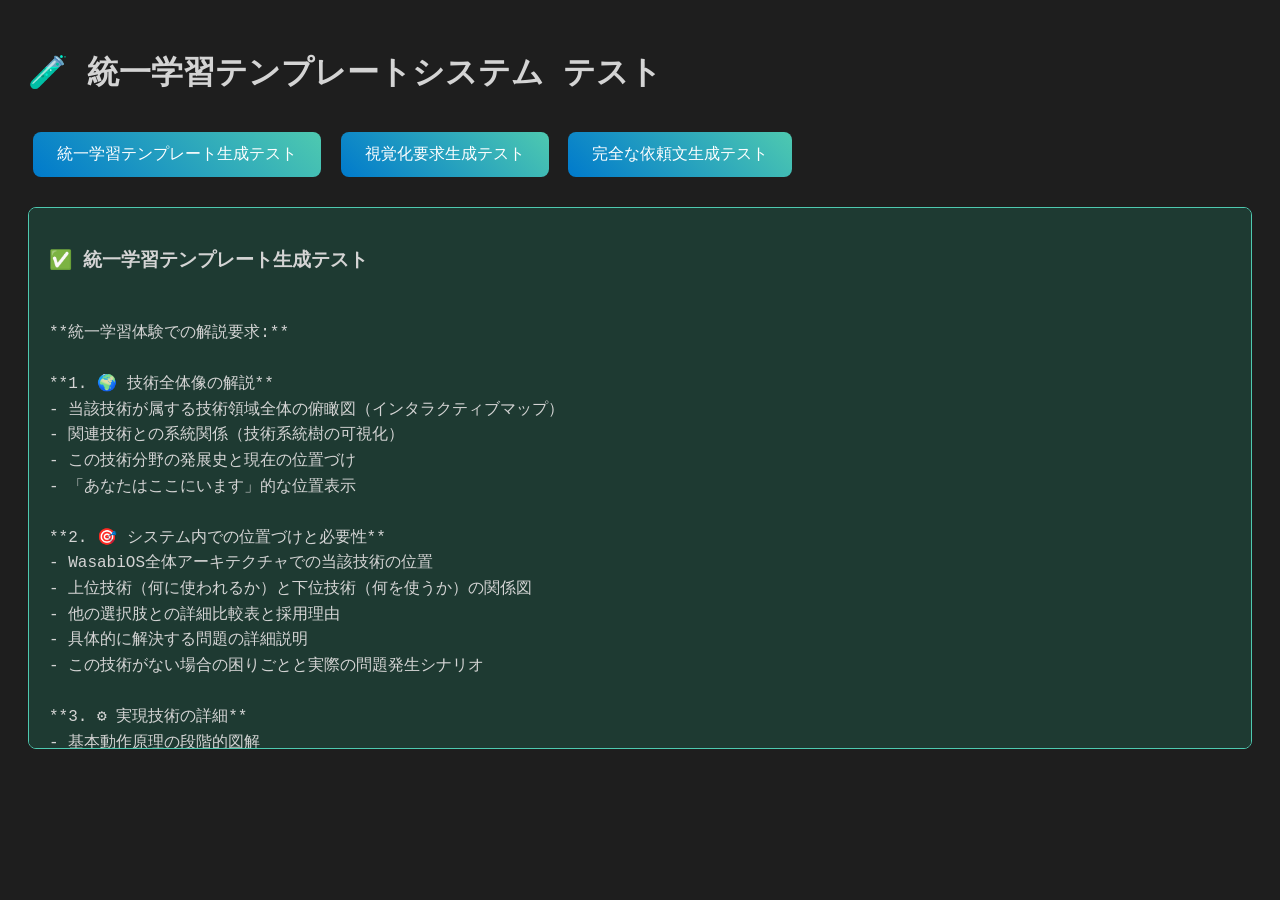
<file: docs/test_template_system.html>
<!DOCTYPE html>
<html lang="ja">
<head>
    <meta charset="UTF-8">
    <meta name="viewport" content="width=device-width, initial-scale=1.0">
    <title>統一学習テンプレートシステム テスト</title>
    <style>
        body {
            font-family: 'Courier New', monospace;
            background-color: #1e1e1e;
            color: #d4d4d4;
            padding: 20px;
            line-height: 1.6;
        }
        .test-result {
            background-color: #0d1117;
            border: 1px solid #30363d;
            border-radius: 8px;
            padding: 20px;
            margin: 20px 0;
            white-space: pre-wrap;
            max-height: 500px;
            overflow-y: auto;
        }
        .success {
            border-color: #4ec9b0;
            background-color: #1e3a32;
        }
        .error {
            border-color: #f44747;
            background-color: #3a1e1e;
        }
        button {
            background: linear-gradient(45deg, #007acc, #4ec9b0);
            color: white;
            border: none;
            padding: 12px 24px;
            border-radius: 8px;
            cursor: pointer;
            font-size: 16px;
            margin: 10px 5px;
        }
        button:hover {
            transform: translateY(-2px);
            box-shadow: 0 5px 15px rgba(0, 122, 204, 0.4);
        }
    </style>
</head>
<body>
    <h1>🧪 統一学習テンプレートシステム テスト</h1>
    
    <button onclick="testUnifiedTemplate()">統一学習テンプレート生成テスト</button>
    <button onclick="testVisualizationRequirements()">視覚化要求生成テスト</button>
    <button onclick="testFullRequestGeneration()">完全な依頼文生成テスト</button>
    
    <div id="testResults"></div>

    <script>
        // カテゴリマッピング
        const categoryMapping = {
            'graphics': 'グラフィックシステム',
            'memory': 'メモリ管理',
            'system': 'システム基盤',
            'tools': '開発ツール'
        };

        // 難易度別の指示を生成
        function getDifficultyInstructions(difficulty) {
            const instructions = {
                '初級': [
                    '基本概念から丁寧に説明し、専門用語には必ず説明を付加',
                    '身近な比喩を多用して理解しやすく',
                    'ステップバイステップの詳細解説',
                    '「なぜそうなるのか」の理由を重視した説明'
                ],
                '中級': [
                    '実装の詳細とコード例を重視',
                    '技術的な背景と設計判断の理由を説明',
                    'パフォーマンスや最適化の観点を含める',
                    '他の手法との比較を適度に含める'
                ],
                '上級': [
                    '高度な実装テクニックと最適化手法',
                    '他の手法との詳細な比較・トレードオフ分析',
                    '実際の問題解決事例と応用例',
                    'エッジケースや例外処理の詳細'
                ]
            };
            return instructions[difficulty] || instructions['中級'];
        }

        // カテゴリ別の視覚化要求を生成
        function getCategoryVisualization(category) {
            const visualizations = {
                'graphics': [
                    'ピクセル描画過程の段階的表示',
                    '色空間変換の視覚的説明',
                    'レンダリングパイプラインの図解',
                    'メモリレイアウトとピクセルデータの関係図'
                ],
                'memory': [
                    'メモリレイアウト図とアドレス空間の視覚化',
                    'アロケーション/デアロケーション過程のアニメーション',
                    'フラグメンテーション状態の図解',
                    'ヒープとスタックの成長過程の表示'
                ],
                'system': [
                    'システム全体のアーキテクチャ図',
                    'ブート過程やプロセス遷移のフローチャート',
                    'ハードウェアとソフトウェアの連携図',
                    'タイムライン表示による処理順序の説明'
                ],
                'tools': [
                    'ビルド過程やワークフローの図解',
                    'デバッグフローとツール連携の説明',
                    'テスト実行過程の可視化',
                    'ファイル構造と依存関係の図示'
                ]
            };
            return visualizations[category] || [];
        }

        // 統一学習テンプレートを生成
        function getUnifiedLearningTemplate() {
            return [
                '**統一学習体験での解説要求:**',
                '',
                '**1. 🌍 技術全体像の解説**',
                '- 当該技術が属する技術領域全体の俯瞰図（インタラクティブマップ）',
                '- 関連技術との系統関係（技術系統樹の可視化）',
                '- この技術分野の発展史と現在の位置づけ',
                '- 「あなたはここにいます」的な位置表示',
                '',
                '**2. 🎯 システム内での位置づけと必要性**',
                '- WasabiOS全体アーキテクチャでの当該技術の位置',
                '- 上位技術（何に使われるか）と下位技術（何を使うか）の関係図',
                '- 他の選択肢との詳細比較表と採用理由',
                '- 具体的に解決する問題の詳細説明',
                '- この技術がない場合の困りごとと実際の問題発生シナリオ',
                '',
                '**3. ⚙️ 実現技術の詳細**',
                '- 基本動作原理の段階的図解',
                '- 「なぜそうなるのか」の理由を重視した仕組みの説明',
                '- WasabiOSでの実際の実装コード例',
                '- コードと動作の対応関係の可視化',
                '- 実装時のポイントとトラブルシューティング',
                '',
                '**4. 🔗 学習の完結と次のステップ**',
                '- 学習内容の要点整理',
                '- 関連トピックへの自然な導線',
                '- 推奨学習順序の提案',
                '- 理解度チェックポイント'
            ];
        }

        // 統一視覚化要求を生成
        function getUnifiedVisualizationRequirements(category) {
            const baseRequirements = [
                '**統一視覚化要求:**',
                '- 技術領域マップ（インタラクティブ、クリック可能）',
                '- システム全体アーキテクチャ図での位置表示',
                '- 動作原理のステップバイステップアニメーション',
                '- 問題→解決の流れを示すフローチャート',
                '- 代替技術との比較表（視覚的）',
                '- コード実行と結果の対応関係図'
            ];
            
            const categorySpecific = getCategoryVisualization(category);
            return baseRequirements.concat(['', '**カテゴリ固有の視覚化:**'].concat(categorySpecific.map(viz => `- ${viz}`)));
        }

        // テスト関数
        function testUnifiedTemplate() {
            try {
                const template = getUnifiedLearningTemplate();
                displayResult('統一学習テンプレート生成テスト', template.join('\n'), true);
            } catch (error) {
                displayResult('統一学習テンプレート生成テスト', `エラー: ${error.message}`, false);
            }
        }

        function testVisualizationRequirements() {
            try {
                const categories = ['graphics', 'memory', 'system', 'tools'];
                let results = [];
                
                categories.forEach(category => {
                    const viz = getUnifiedVisualizationRequirements(category);
                    results.push(`=== ${categoryMapping[category]} ===`);
                    results.push(viz.join('\n'));
                    results.push('');
                });
                
                displayResult('視覚化要求生成テスト', results.join('\n'), true);
            } catch (error) {
                displayResult('視覚化要求生成テスト', `エラー: ${error.message}`, false);
            }
        }

        function testFullRequestGeneration() {
            try {
                // テストデータ
                const testData = {
                    topicName: 'ピクセル描画とBitmapトレイト',
                    category: 'graphics',
                    difficulty: '中級',
                    relatedFiles: 'src/graphics.rs, src/bitmap.rs',
                    description: '- ピクセル単位での描画操作の基本原理\n- Bitmapトレイトの設計思想と実装\n- メモリレイアウトとピクセルデータの関係',
                    specialRequests: '- ピクセル描画過程のステップバイステップアニメーション\n- メモリレイアウトとピクセルデータの対応関係図'
                };

                // 依頼文生成
                const categoryName = categoryMapping[testData.category];
                const difficultyInstructions = getDifficultyInstructions(testData.difficulty);
                const unifiedTemplate = getUnifiedLearningTemplate();
                const unifiedVisualizations = getUnifiedVisualizationRequirements(testData.category);
                
                let requestText = `技術解説ページを作成してください：

**基本情報:**
- トピック: ${testData.topicName}
- カテゴリ: ${categoryName}
- 難易度: ${testData.difficulty}
- 関連ファイル: ${testData.relatedFiles}

**具体的な解説内容:**
${testData.description}

**難易度別指示 (${testData.difficulty}):**
${difficultyInstructions.map(instruction => `- ${instruction}`).join('\n')}

${unifiedTemplate.join('\n')}

${unifiedVisualizations.join('\n')}

**学習体験の設計要求:**
- 一つのページで完結する学習体験
- スクロールに応じた段階的な理解促進
- 各セクション間の自然で論理的な流れ
- 全体像→位置づけ→必要性→実装の一貫した構造
- 理解の各段階での「なるほど！」体験の創出

**追加の特別な要求:**
${testData.specialRequests}`;

                displayResult('完全な依頼文生成テスト', requestText, true);
            } catch (error) {
                displayResult('完全な依頼文生成テスト', `エラー: ${error.message}`, false);
            }
        }

        function displayResult(testName, result, success) {
            const resultsDiv = document.getElementById('testResults');
            const resultDiv = document.createElement('div');
            resultDiv.className = `test-result ${success ? 'success' : 'error'}`;
            resultDiv.innerHTML = `<h3>${success ? '✅' : '❌'} ${testName}</h3>\n${result}`;
            resultsDiv.appendChild(resultDiv);
        }

        // ページ読み込み時に自動テスト実行
        window.addEventListener('load', function() {
            setTimeout(() => {
                testUnifiedTemplate();
                setTimeout(() => testVisualizationRequirements(), 500);
                setTimeout(() => testFullRequestGeneration(), 1000);
            }, 500);
        });
    </script>
</body>
</html>
</file>
<file: docs/assets/style.css>
/* WasabiOS 技術解説ページ共通スタイル */

* {
    margin: 0;
    padding: 0;
    box-sizing: border-box;
}

body {
    font-family: 'Courier New', monospace;
    margin: 20px;
    background-color: #1e1e1e;
    color: #d4d4d4;
    line-height: 1.6;
}

.container {
    max-width: 1200px;
    margin: 0 auto;
}

/* ヘッダー */
.page-header {
    background: linear-gradient(45deg, #007acc, #4ec9b0);
    border-radius: 15px;
    padding: 30px;
    margin-bottom: 30px;
    text-align: center;
    box-shadow: 0 8px 32px rgba(0, 122, 204, 0.3);
}

.page-title {
    font-size: 2.5rem;
    font-weight: 700;
    margin-bottom: 10px;
    text-shadow: 2px 2px 4px rgba(0, 0, 0, 0.3);
}

.page-subtitle {
    font-size: 1.1rem;
    opacity: 0.9;
    font-weight: 300;
}

/* ナビゲーション */
.breadcrumb {
    margin-bottom: 20px;
    padding: 10px 0;
    border-bottom: 1px solid #404040;
}

.breadcrumb a {
    color: #4ec9b0;
    text-decoration: none;
    margin-right: 10px;
}

.breadcrumb a:hover {
    text-decoration: underline;
}

.breadcrumb span {
    color: #b3b3b3;
    margin: 0 5px;
}

/* コントロール */
.controls {
    text-align: center;
    margin: 30px 0;
}

button {
    background-color: #007acc;
    color: white;
    border: none;
    padding: 12px 24px;
    margin: 0 10px;
    border-radius: 4px;
    cursor: pointer;
    font-size: 16px;
    transition: all 0.3s ease;
}

button:hover {
    background-color: #005a9e;
    transform: translateY(-2px);
}

button:disabled {
    background-color: #404040;
    cursor: not-allowed;
    transform: none;
}

/* ステップ */
.step {
    margin: 15px 0;
    padding: 20px;
    border-left: 4px solid #007acc;
    background-color: #2d2d30;
    border-radius: 8px;
    display: none;
}

.step.active {
    display: block;
    animation: fadeIn 0.5s ease-in;
}

@keyframes fadeIn {
    from { opacity: 0; transform: translateY(10px); }
    to { opacity: 1; transform: translateY(0); }
}

.step h2 {
    color: #569cd6;
    border-bottom: 2px solid #569cd6;
    padding-bottom: 10px;
    margin-bottom: 20px;
}

/* 比較レイアウト */
.comparison {
    display: flex;
    gap: 20px;
    margin: 20px 0;
}

.before, .after {
    flex: 1;
    border: 2px solid #404040;
    border-radius: 8px;
    padding: 20px;
    background-color: #252526;
}

.before {
    border-color: #f44747;
}

.after {
    border-color: #4ec9b0;
}

.before h3, .after h3 {
    margin-bottom: 15px;
}

/* メモリ図 */
.memory-diagram {
    border: 2px solid #569cd6;
    border-radius: 8px;
    padding: 15px;
    margin: 15px 0;
    background-color: #1e1e1e;
}

.array-3d {
    display: grid;
    grid-template-columns: repeat(8, 25px);
    gap: 1px;
    margin: 10px 0;
}

.cell {
    width: 23px;
    height: 20px;
    border: 1px solid #404040;
    display: flex;
    align-items: center;
    justify-content: center;
    font-size: 10px;
    background-color: #2d2d30;
}

.cell.filled {
    background-color: #4ec9b0;
    color: #1e1e1e;
}

/* パフォーマンスチャート */
.performance-chart {
    display: flex;
    align-items: end;
    gap: 10px;
    height: 100px;
    margin: 20px 0;
}

.bar {
    width: 40px;
    background-color: #f44747;
    display: flex;
    align-items: end;
    justify-content: center;
    color: white;
    font-size: 12px;
    padding: 5px;
    border-radius: 4px 4px 0 0;
}

.bar.fast {
    background-color: #4ec9b0;
}

/* コードブロック */
.code-block {
    background-color: #1e1e1e;
    border: 1px solid #404040;
    border-radius: 4px;
    padding: 15px;
    margin: 10px 0;
    overflow-x: auto;
    font-family: 'Courier New', monospace;
}

.rust-keyword { color: #569cd6; }
.rust-string { color: #ce9178; }
.rust-comment { color: #6a9955; }
.rust-type { color: #4ec9b0; }

.highlight {
    background-color: #264f78;
    padding: 2px 4px;
    border-radius: 3px;
}

/* フッター */
.page-footer {
    margin-top: 60px;
    padding: 30px;
    border-top: 1px solid #404040;
    text-align: center;
    color: #b3b3b3;
}

.back-to-index {
    display: inline-block;
    margin-top: 20px;
    padding: 10px 20px;
    background-color: #4ec9b0;
    color: #1e1e1e;
    text-decoration: none;
    border-radius: 5px;
    font-weight: 600;
    transition: all 0.3s ease;
}

.back-to-index:hover {
    background-color: #3ba88f;
    transform: translateY(-2px);
}

/* レスポンシブ */
@media (max-width: 768px) {
    .comparison {
        flex-direction: column;
    }
    
    .page-title {
        font-size: 2rem;
    }
    
    .container {
        margin: 15px;
    }
    
    .array-3d {
        grid-template-columns: repeat(8, 20px);
    }
    
    .cell {
        width: 18px;
        height: 16px;
        font-size: 8px;
    }
}

/* 導入セクション（疑問提起・比喩） */
.question-section {
    display: flex;
    flex-direction: column;
    gap: 25px;
}

.question-box {
    background: linear-gradient(135deg, #2d2d30 0%, #252526 100%);
    border: 2px solid #f9c74f;
    border-radius: 12px;
    padding: 25px;
    position: relative;
    overflow: hidden;
}

.question-box::before {
    content: '';
    position: absolute;
    top: 0;
    left: 0;
    right: 0;
    height: 4px;
    background: linear-gradient(45deg, #f9c74f, #f8961e);
}

.question-box h3 {
    color: #f9c74f;
    margin-bottom: 15px;
    font-size: 1.2rem;
}

.opening-question {
    font-size: 1.1rem;
    line-height: 1.7;
    color: #e8e8e8;
    font-weight: 500;
    text-shadow: 1px 1px 2px rgba(0, 0, 0, 0.3);
}

.analogy-section {
    margin: 20px 0;
}

.analogy-section h3 {
    color: #4ec9b0;
    margin-bottom: 15px;
    font-size: 1.2rem;
}

.analogy-box {
    background: linear-gradient(135deg, #1e3a32 0%, #2d2d30 100%);
    border: 2px solid #4ec9b0;
    border-radius: 12px;
    padding: 25px;
    position: relative;
    overflow: hidden;
}

.analogy-box::before {
    content: '';
    position: absolute;
    top: 0;
    left: 0;
    right: 0;
    height: 4px;
    background: linear-gradient(45deg, #4ec9b0, #007acc);
}

.analogy-box p {
    margin-bottom: 15px;
    line-height: 1.7;
    color: #e8e8e8;
}

.analogy-steps {
    display: grid;
    grid-template-columns: repeat(auto-fit, minmax(200px, 1fr));
    gap: 15px;
    margin: 20px 0;
}

.analogy-step {
    background-color: rgba(78, 201, 176, 0.1);
    border: 1px solid rgba(78, 201, 176, 0.3);
    border-radius: 8px;
    padding: 15px;
    text-align: center;
    transition: all 0.3s ease;
}

.analogy-step:hover {
    background-color: rgba(78, 201, 176, 0.2);
    transform: translateY(-2px);
}

.analogy-step .step-icon {
    font-size: 2rem;
    margin-bottom: 10px;
    display: block;
}

.analogy-step .step-title {
    font-weight: bold;
    color: #4ec9b0;
    margin-bottom: 5px;
}

.analogy-step .step-desc {
    font-size: 0.9rem;
    color: #b3b3b3;
}

.why-needed-section h3 {
    color: #007acc;
    margin-bottom: 15px;
    font-size: 1.2rem;
}

.why-needed-box {
    background: linear-gradient(135deg, #264f78 0%, #2d2d30 100%);
    border: 2px solid #007acc;
    border-radius: 12px;
    padding: 25px;
    position: relative;
    overflow: hidden;
}

.why-needed-box::before {
    content: '';
    position: absolute;
    top: 0;
    left: 0;
    right: 0;
    height: 4px;
    background: linear-gradient(45deg, #007acc, #569cd6);
}

.why-needed-box ul {
    list-style: none;
    padding: 0;
}

.why-needed-box li {
    margin-bottom: 12px;
    padding-left: 30px;
    position: relative;
    line-height: 1.6;
    color: #e8e8e8;
}

.why-needed-box li::before {
    content: '🎯';
    position: absolute;
    left: 0;
    top: 0;
}

.why-needed-box strong {
    color: #569cd6;
}

/* レスポンシブ対応 */
@media (max-width: 768px) {
    .question-section {
        gap: 20px;
    }
    
    .question-box,
    .analogy-box,
    .why-needed-box {
        padding: 20px;
    }
    
    .analogy-steps {
        grid-template-columns: 1fr;
        gap: 10px;
    }
    
    .opening-question {
        font-size: 1rem;
    }
}

/* ユーティリティクラス */
.text-center { text-align: center; }
.text-left { text-align: left; }
.text-right { text-align: right; }

.mb-10 { margin-bottom: 10px; }
.mb-20 { margin-bottom: 20px; }
.mb-30 { margin-bottom: 30px; }

.mt-10 { margin-top: 10px; }
.mt-20 { margin-top: 20px; }
.mt-30 { margin-top: 30px; }

.p-10 { padding: 10px; }
.p-20 { padding: 20px; }
.p-30 { padding: 30px; }
</file>
